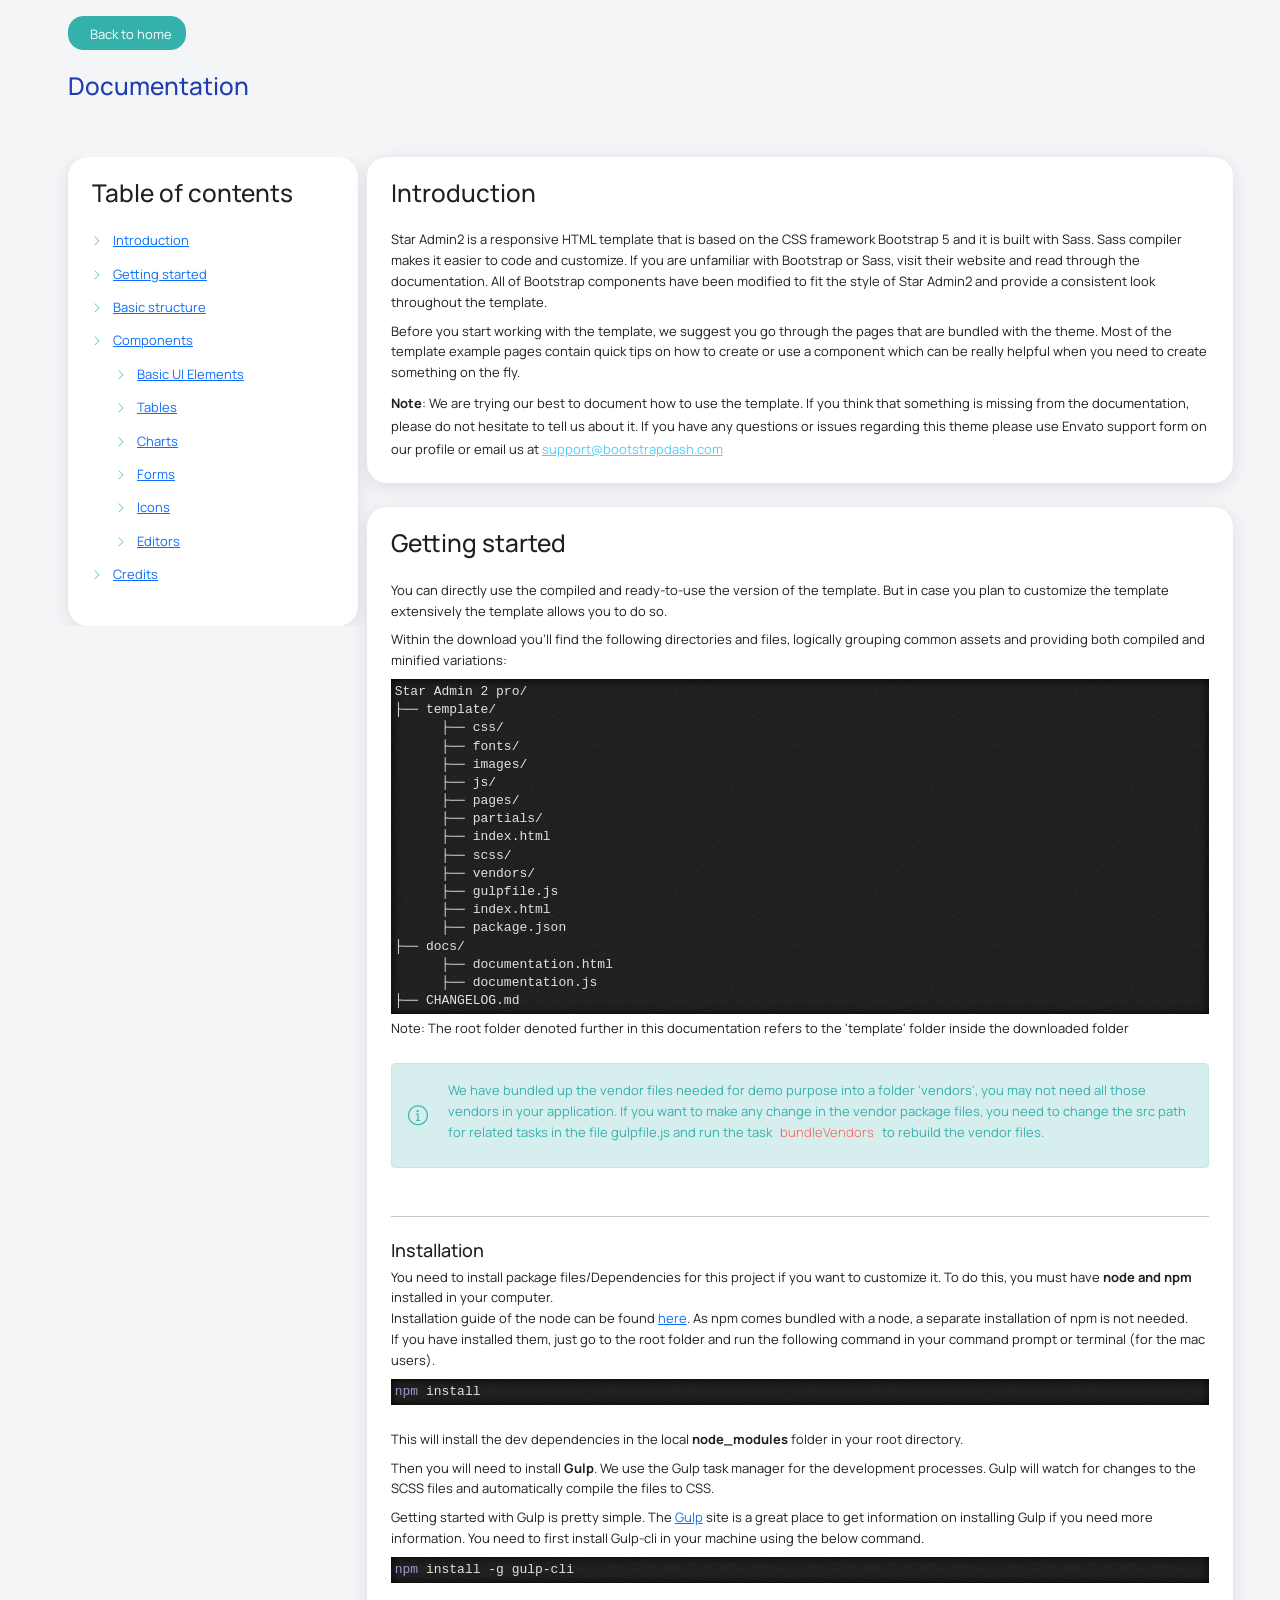
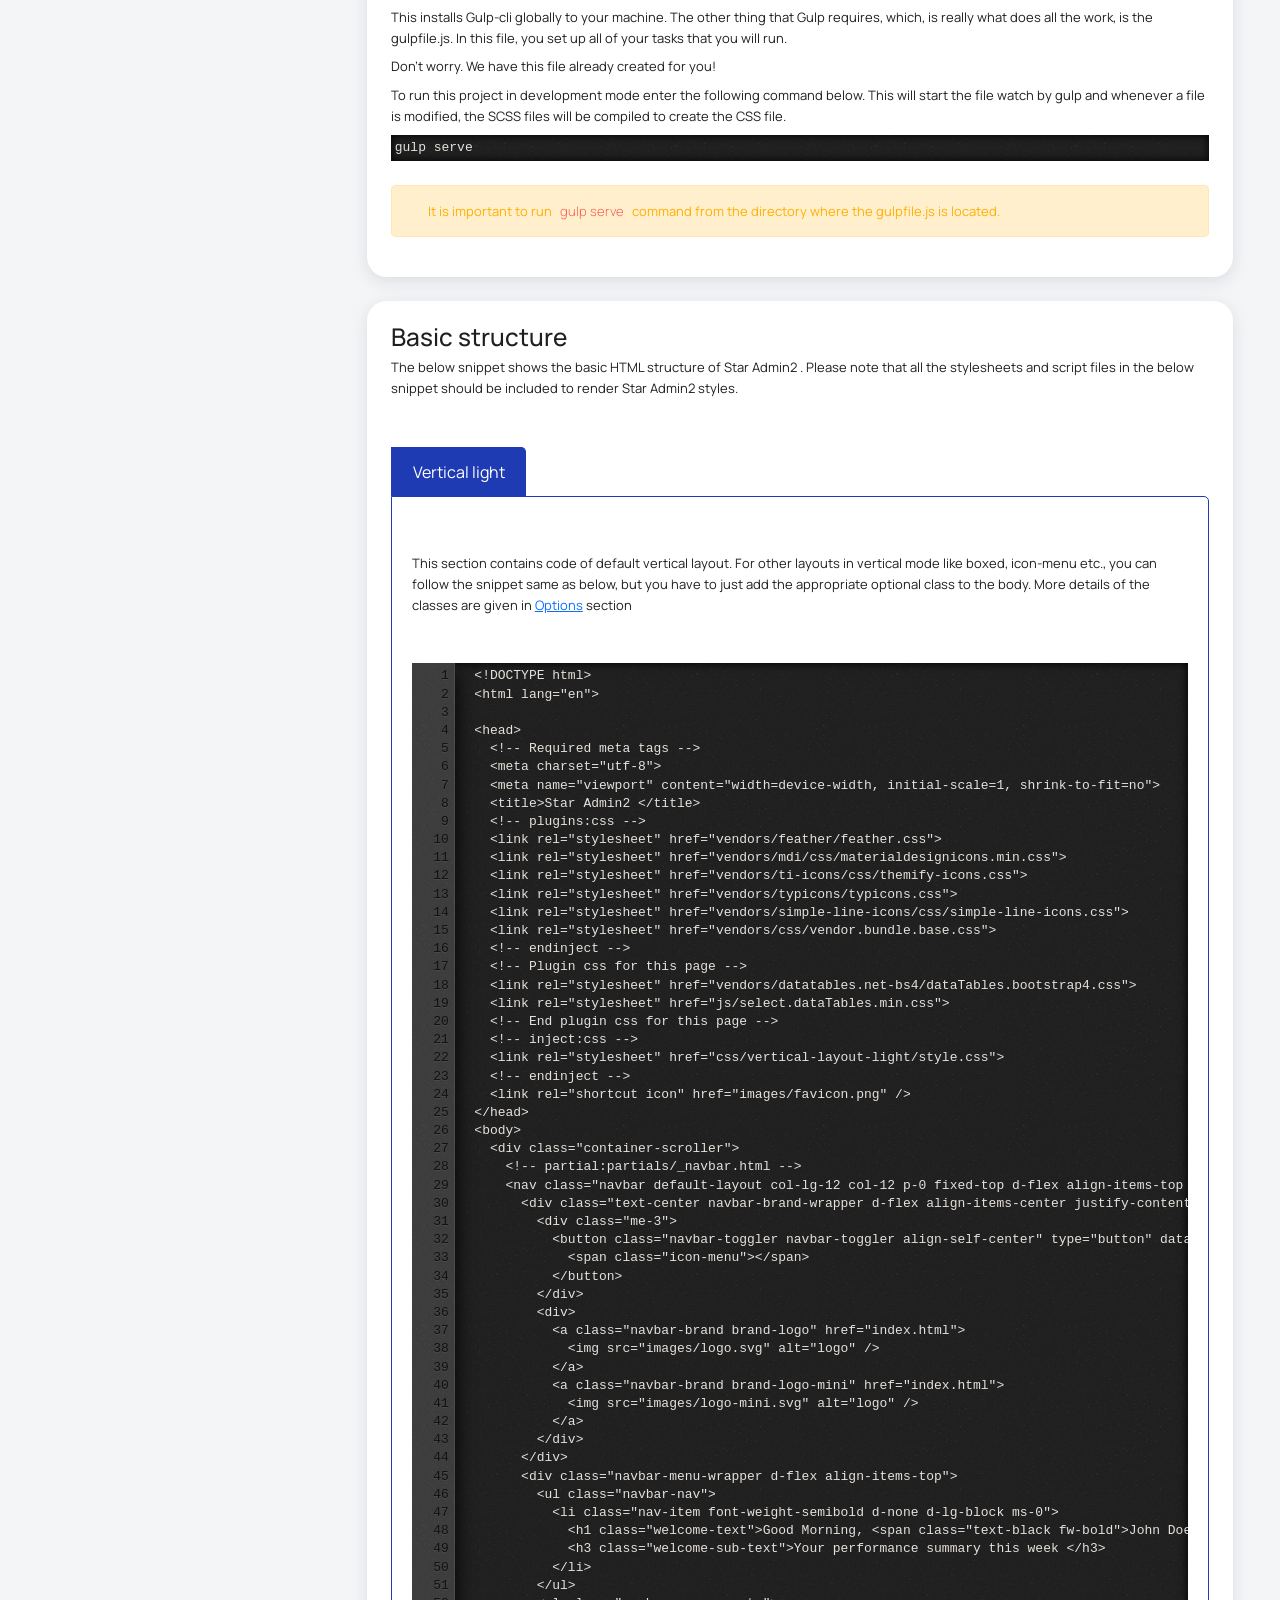
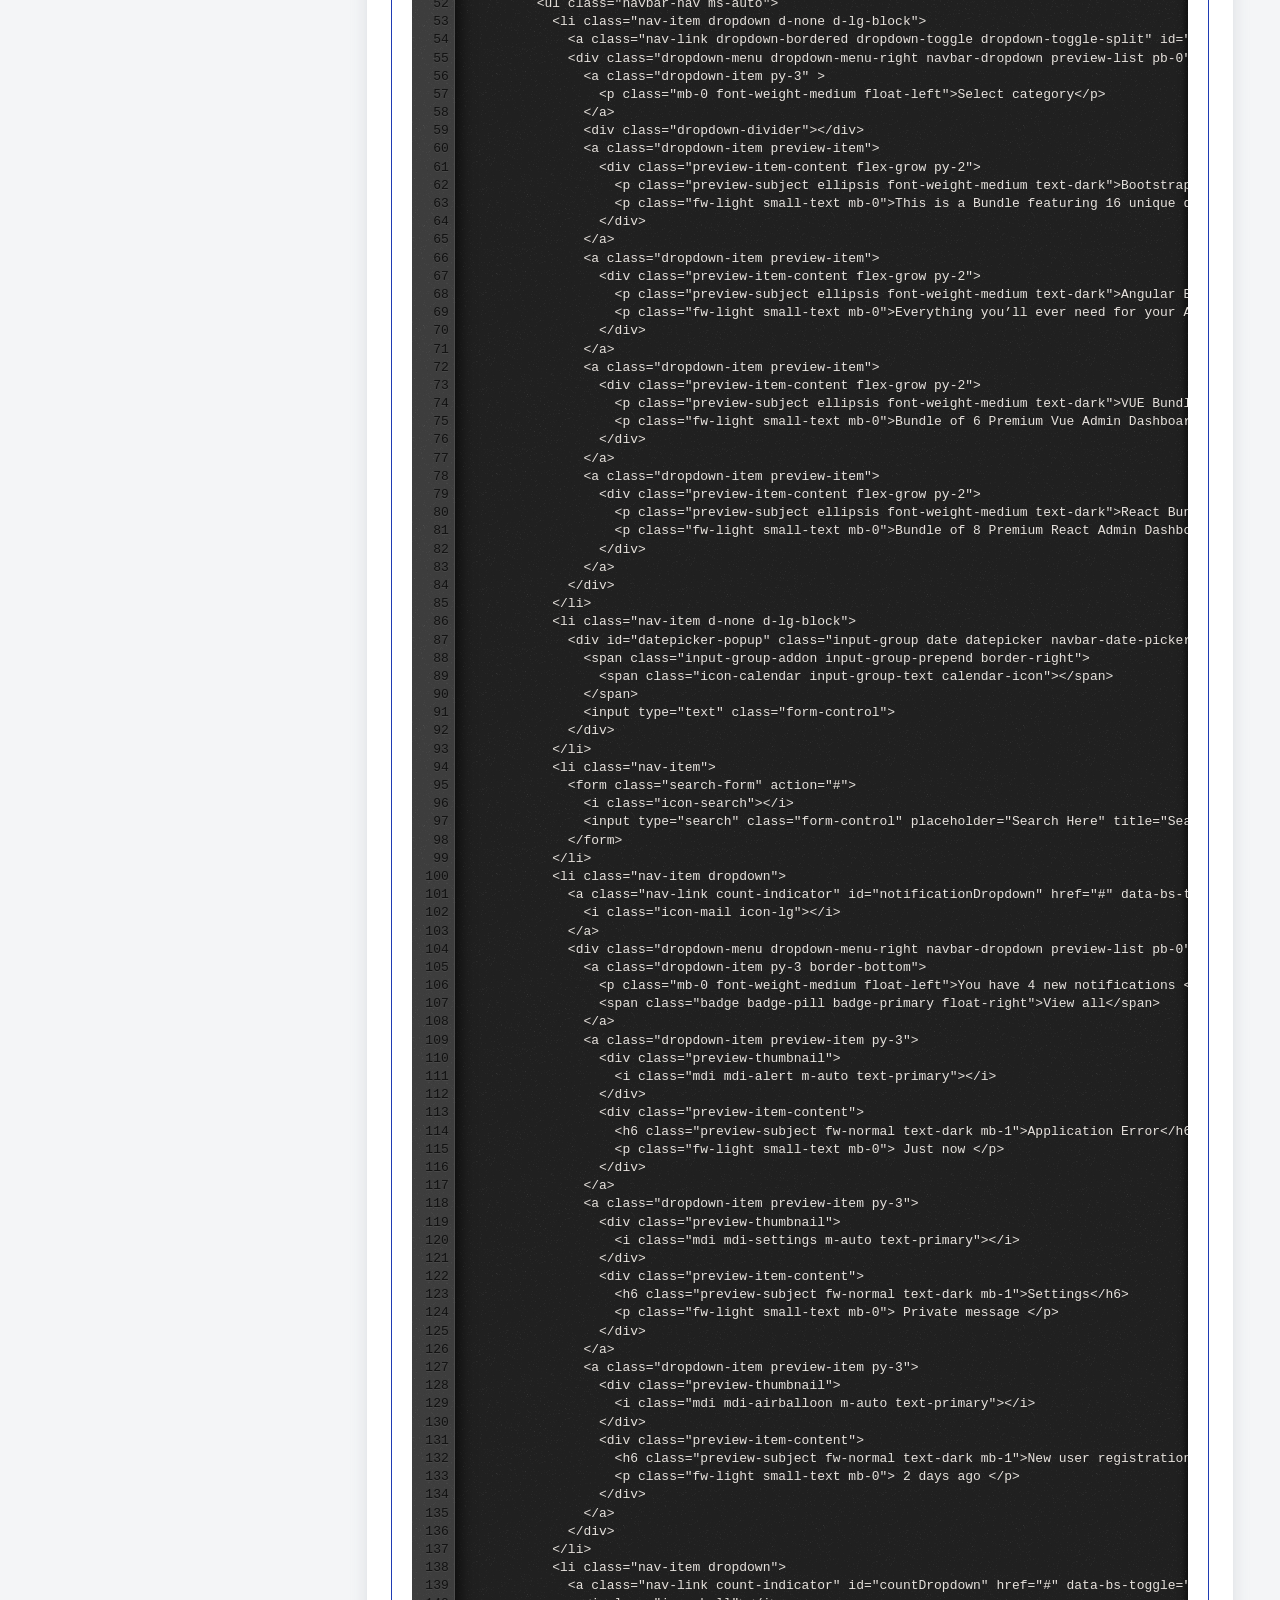
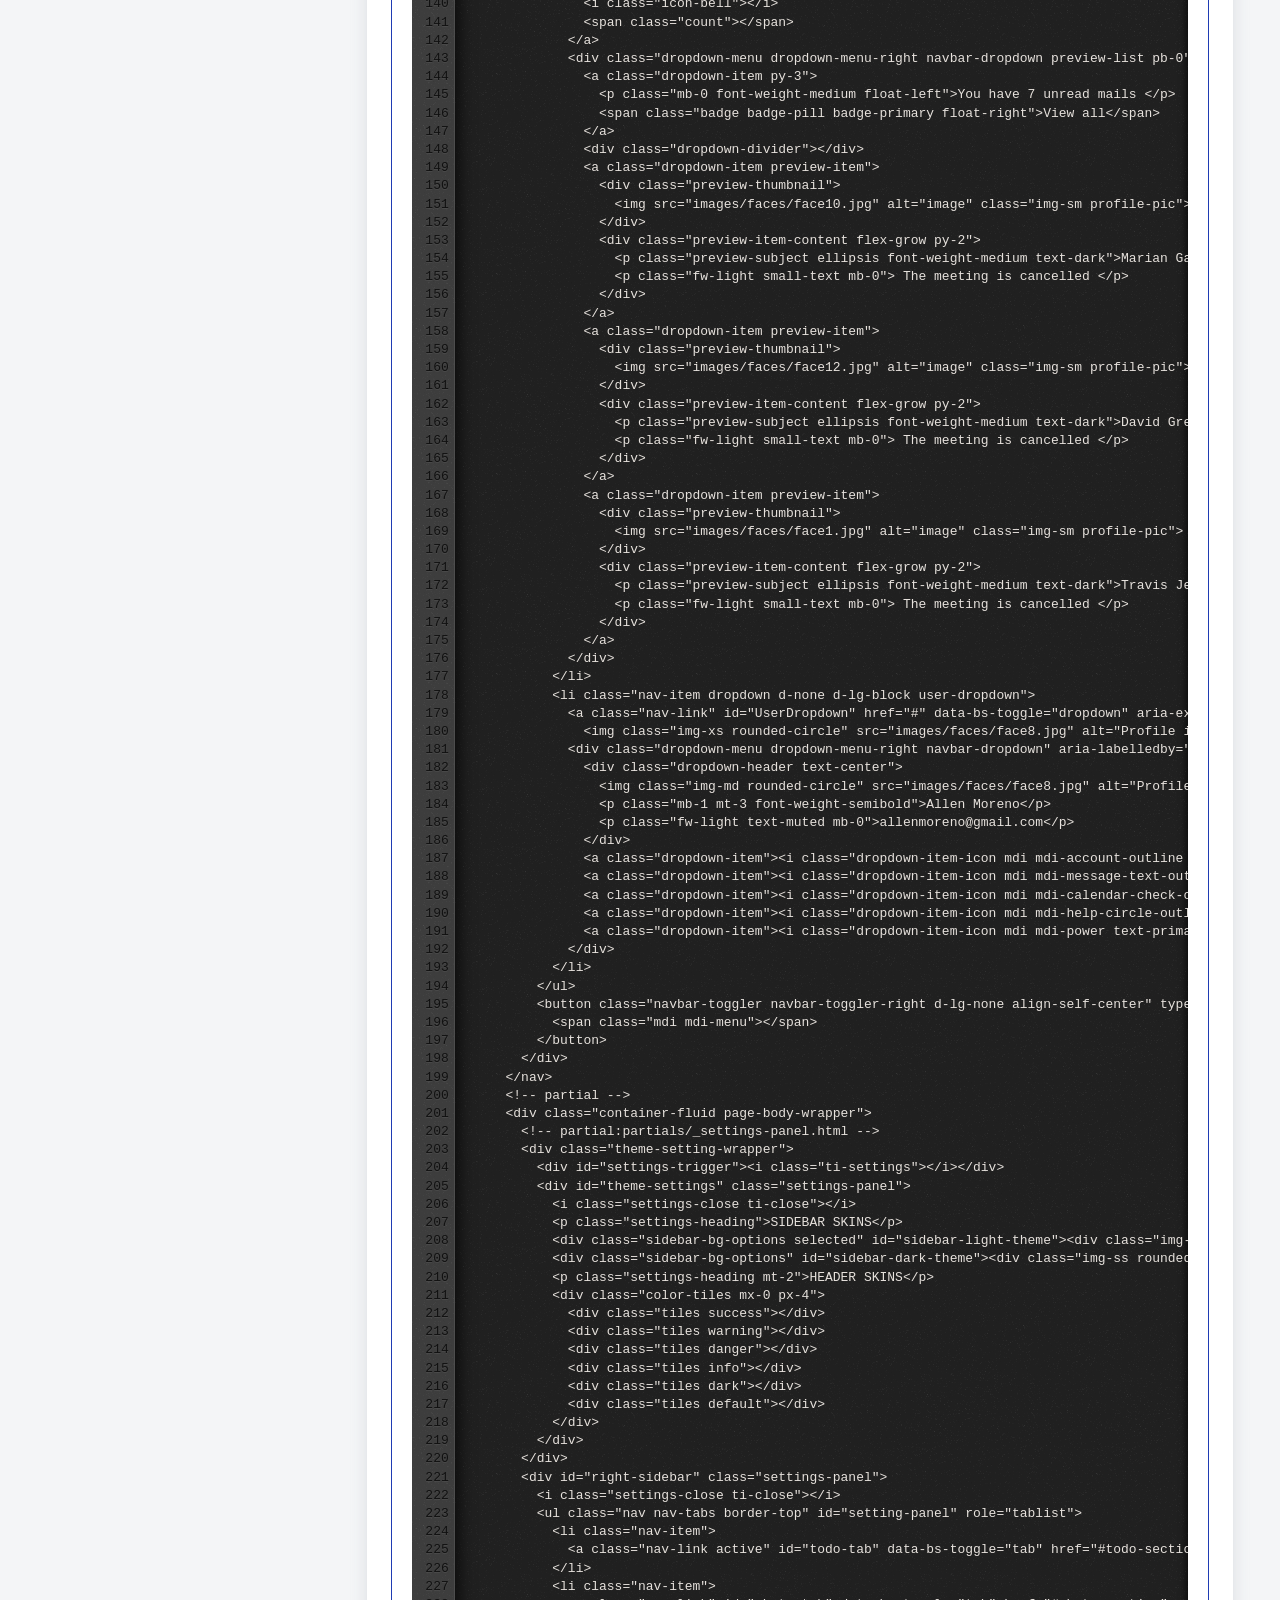
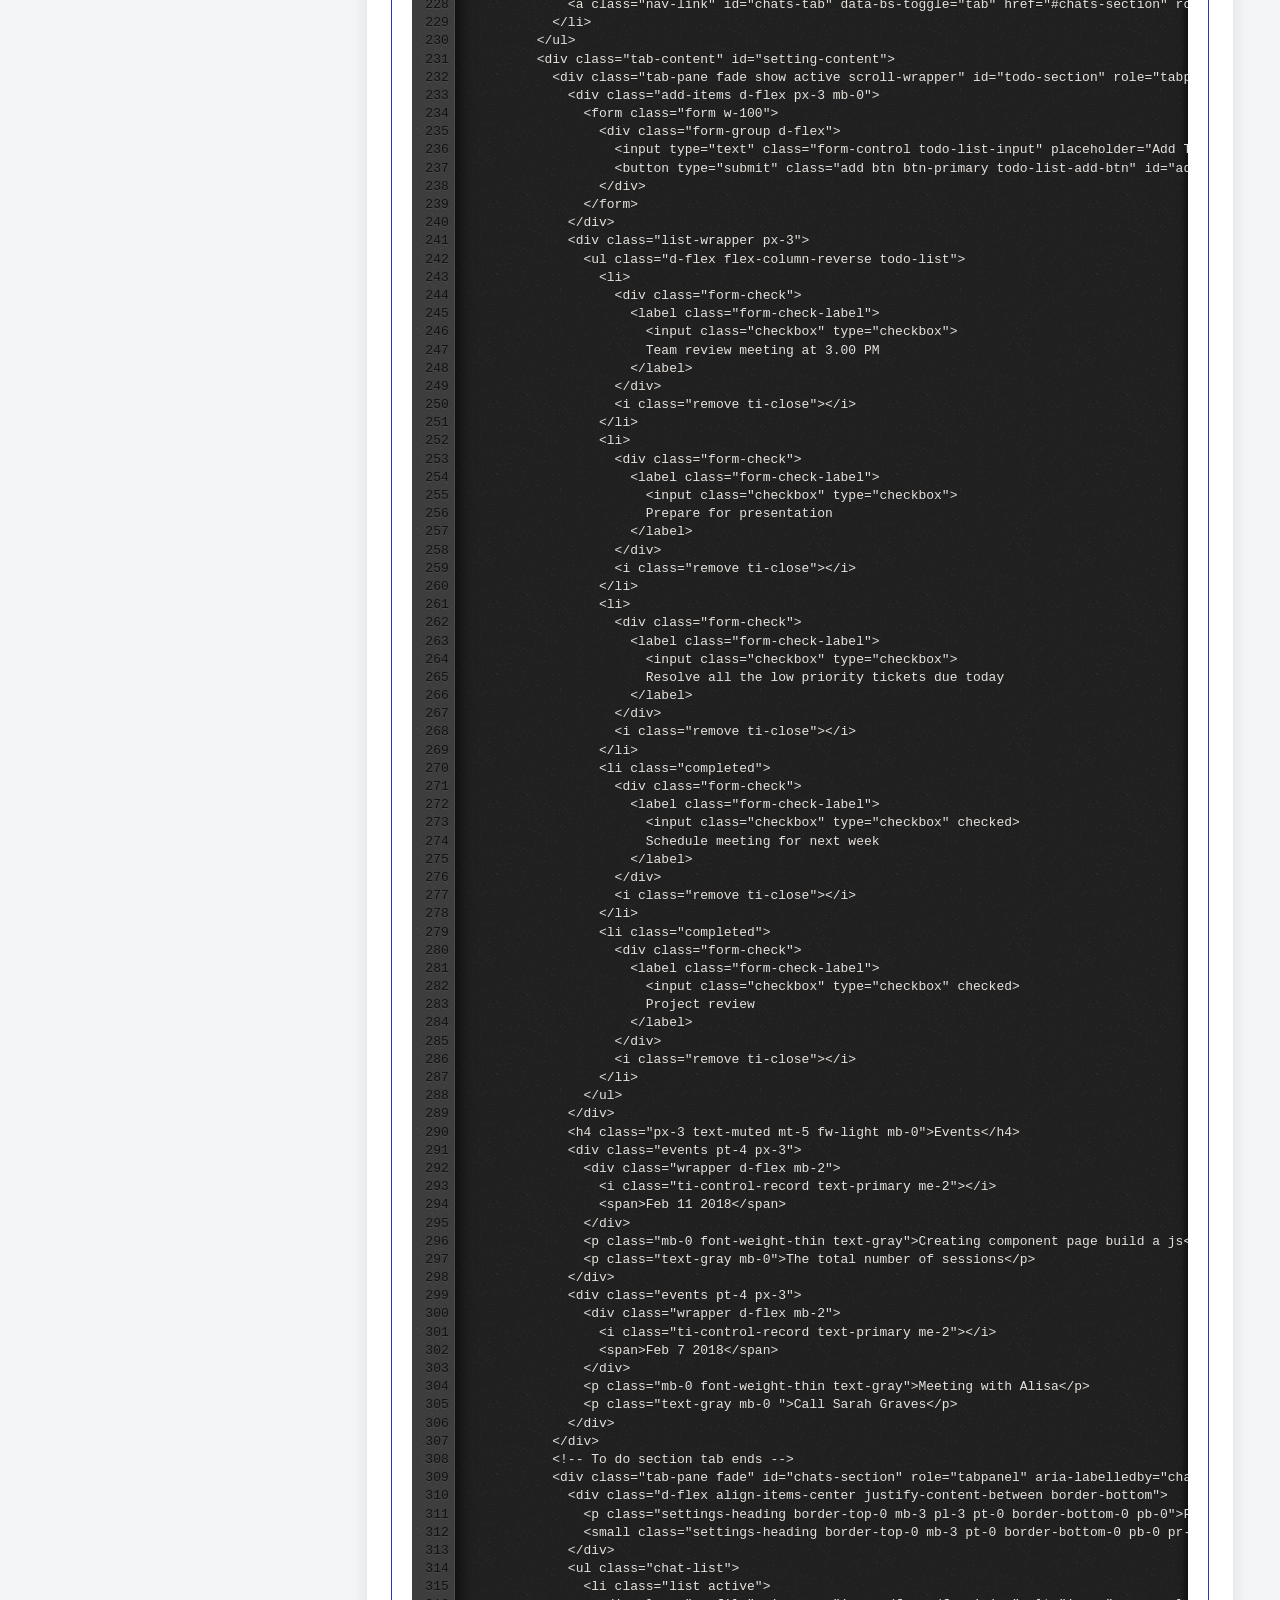
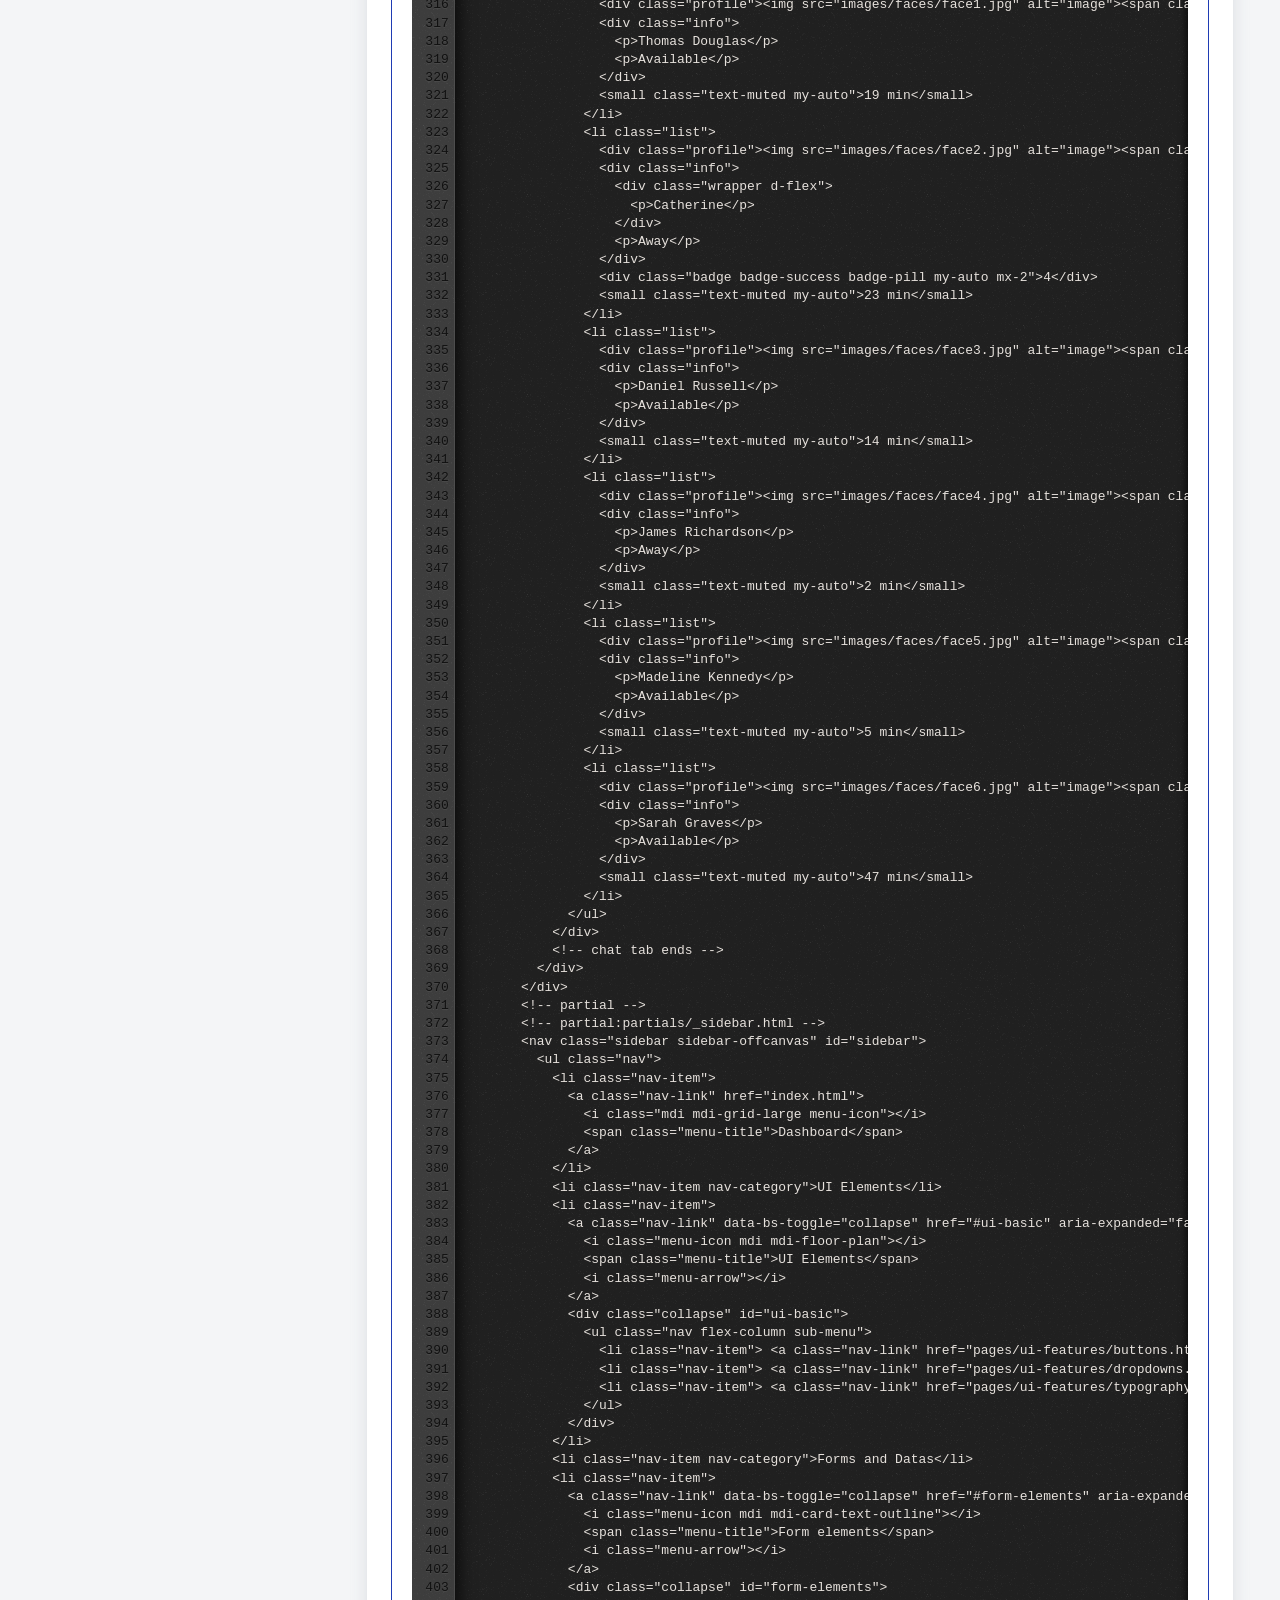
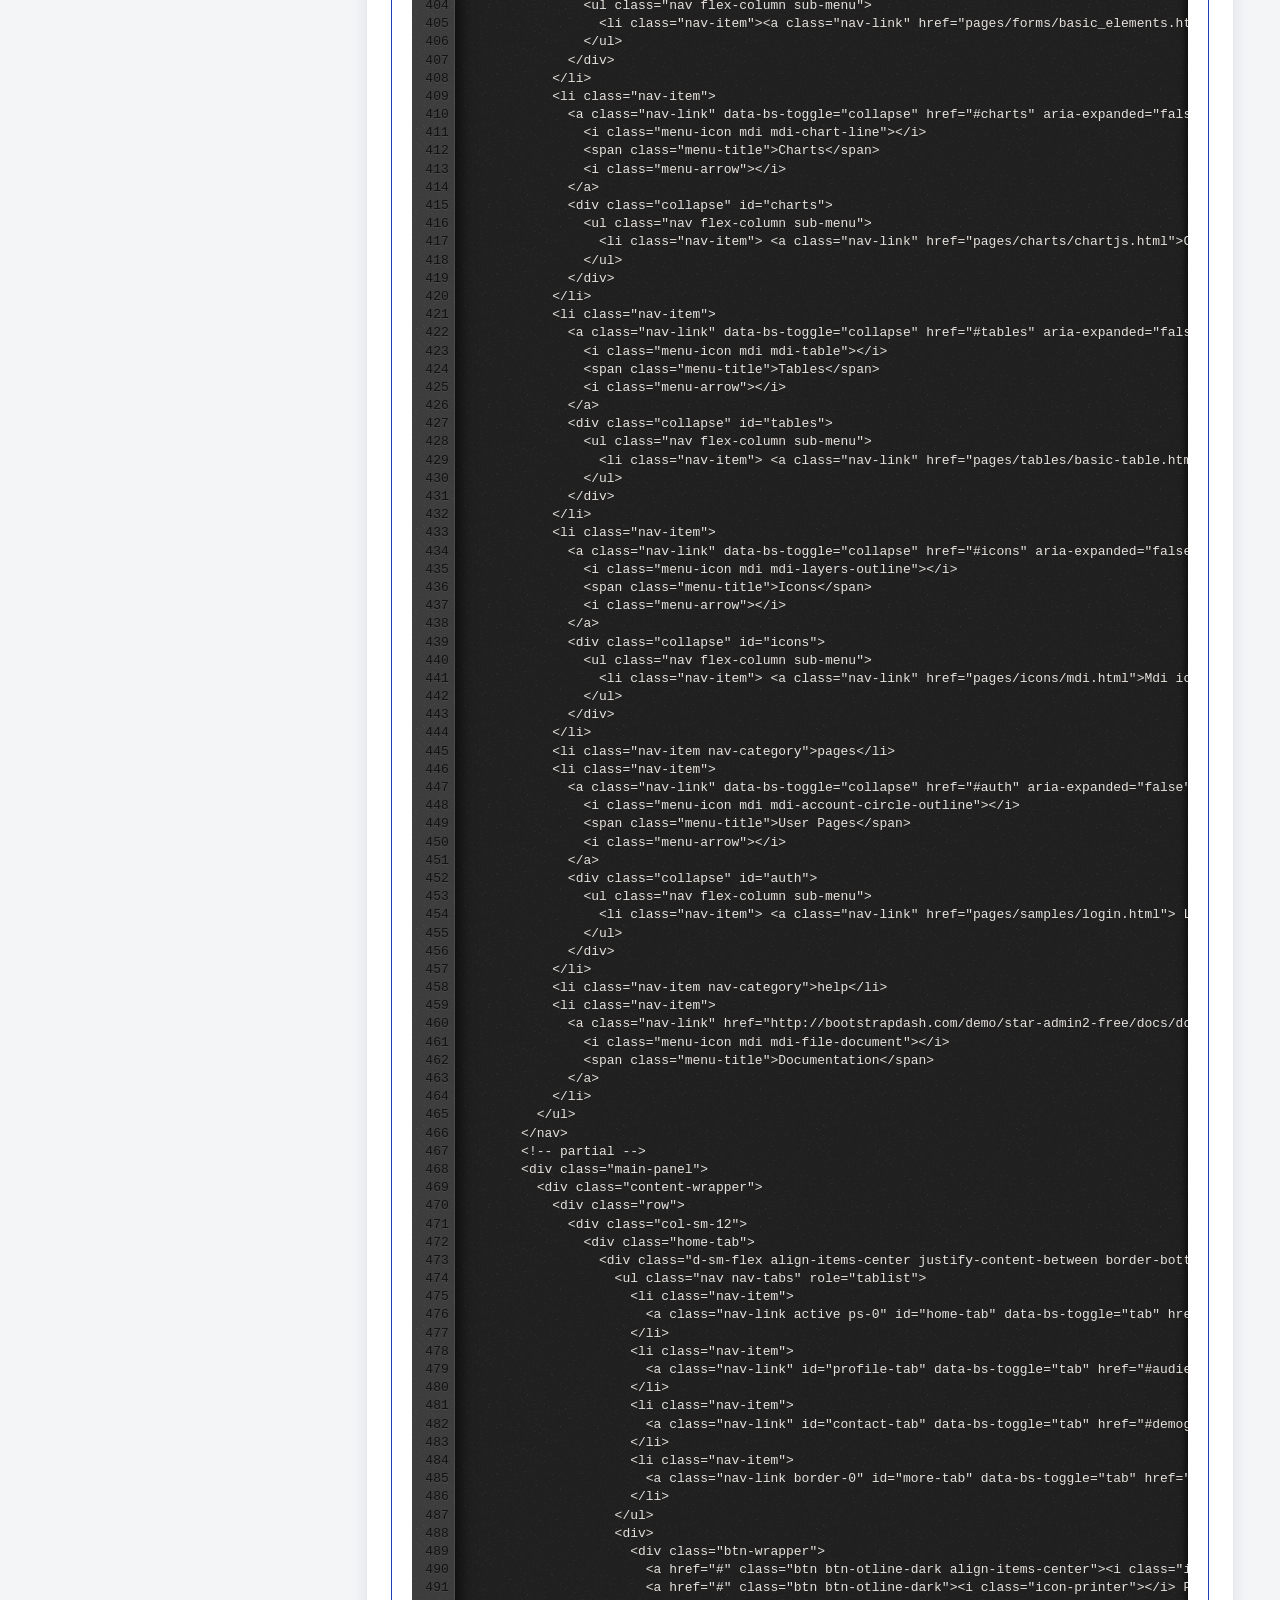
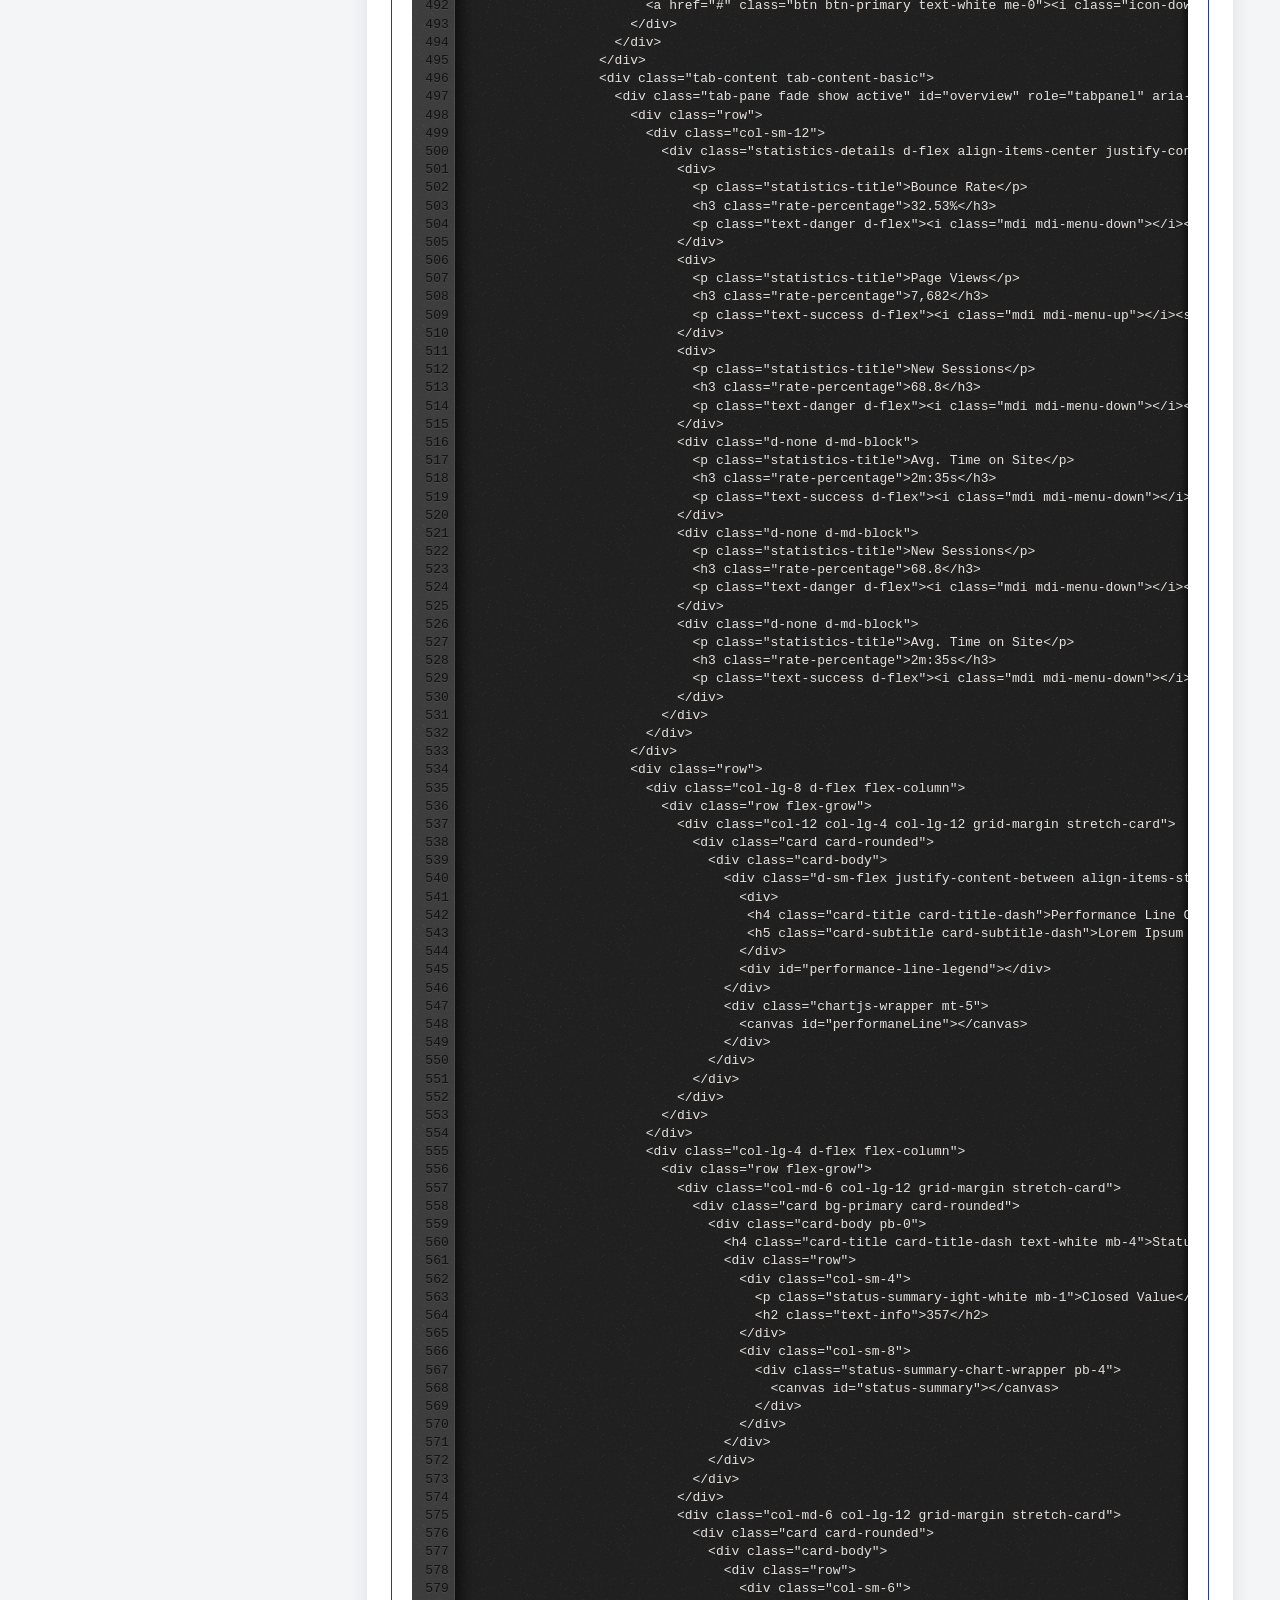
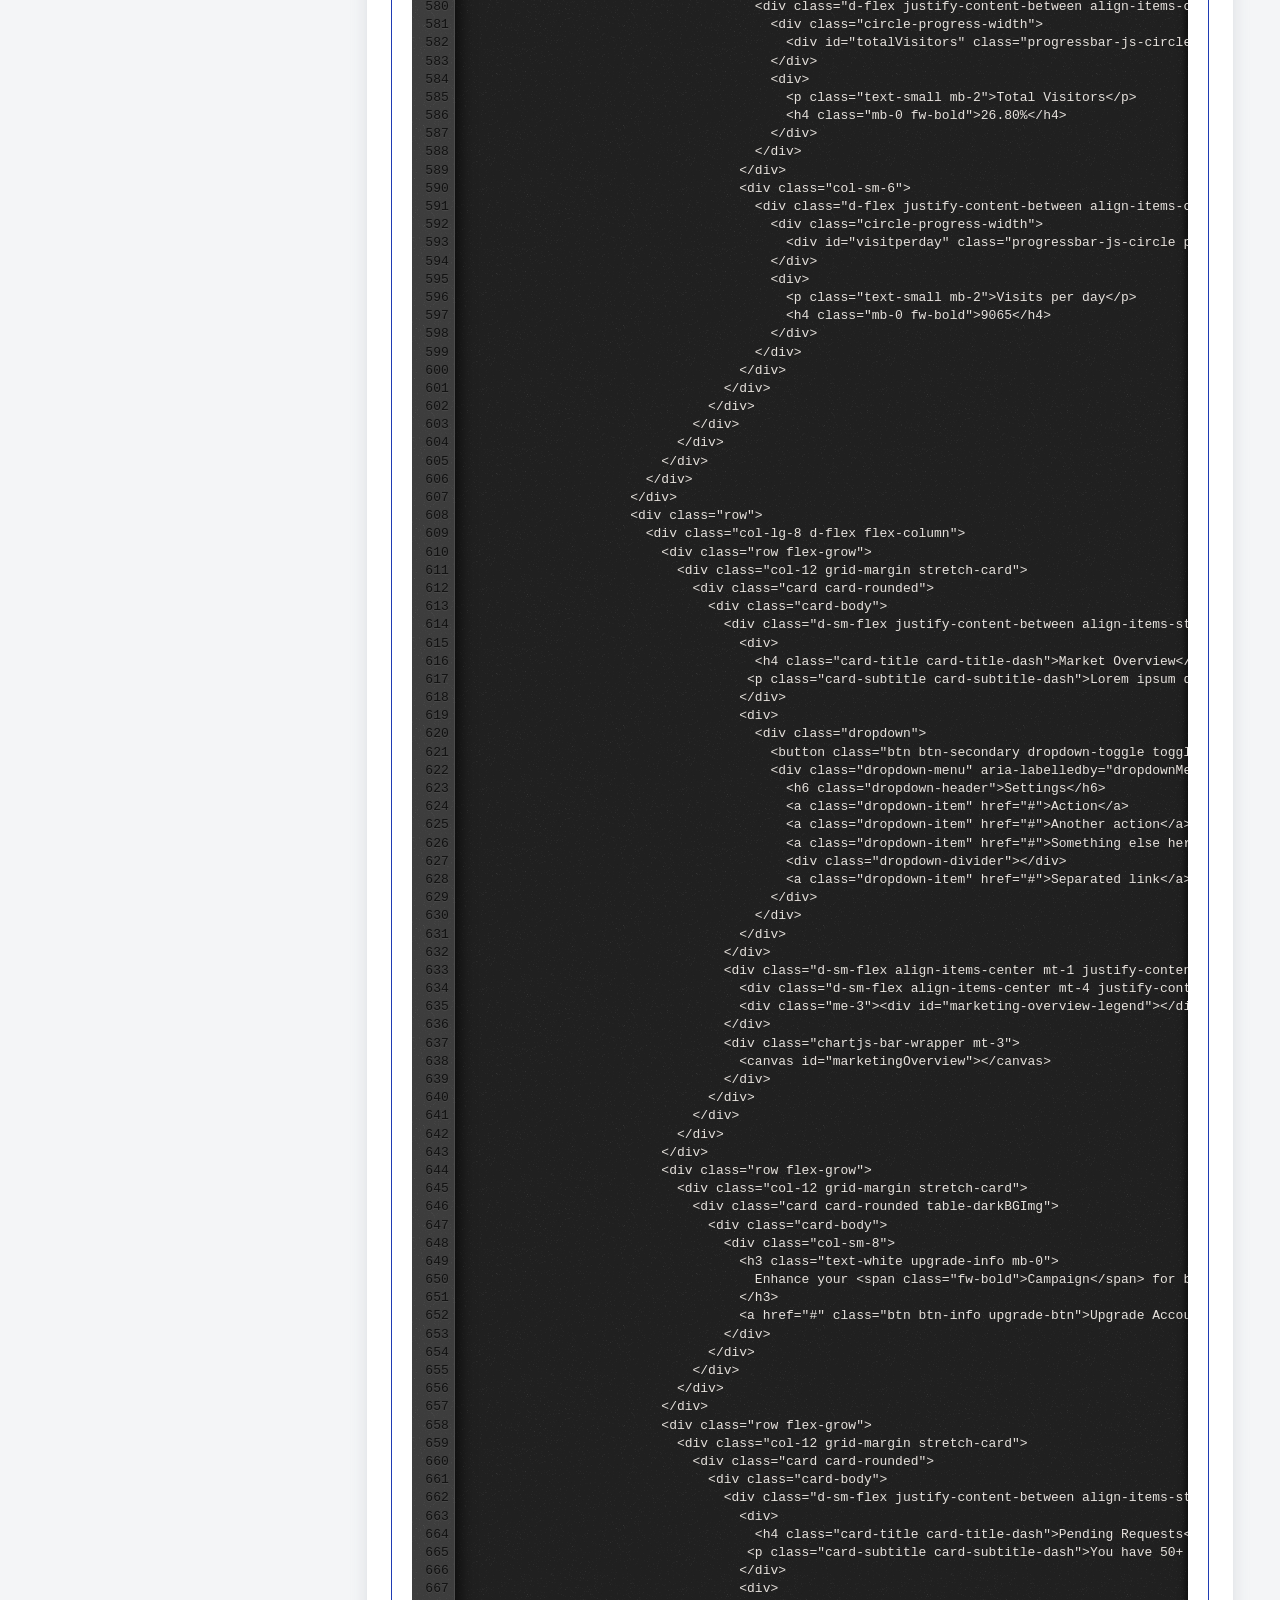
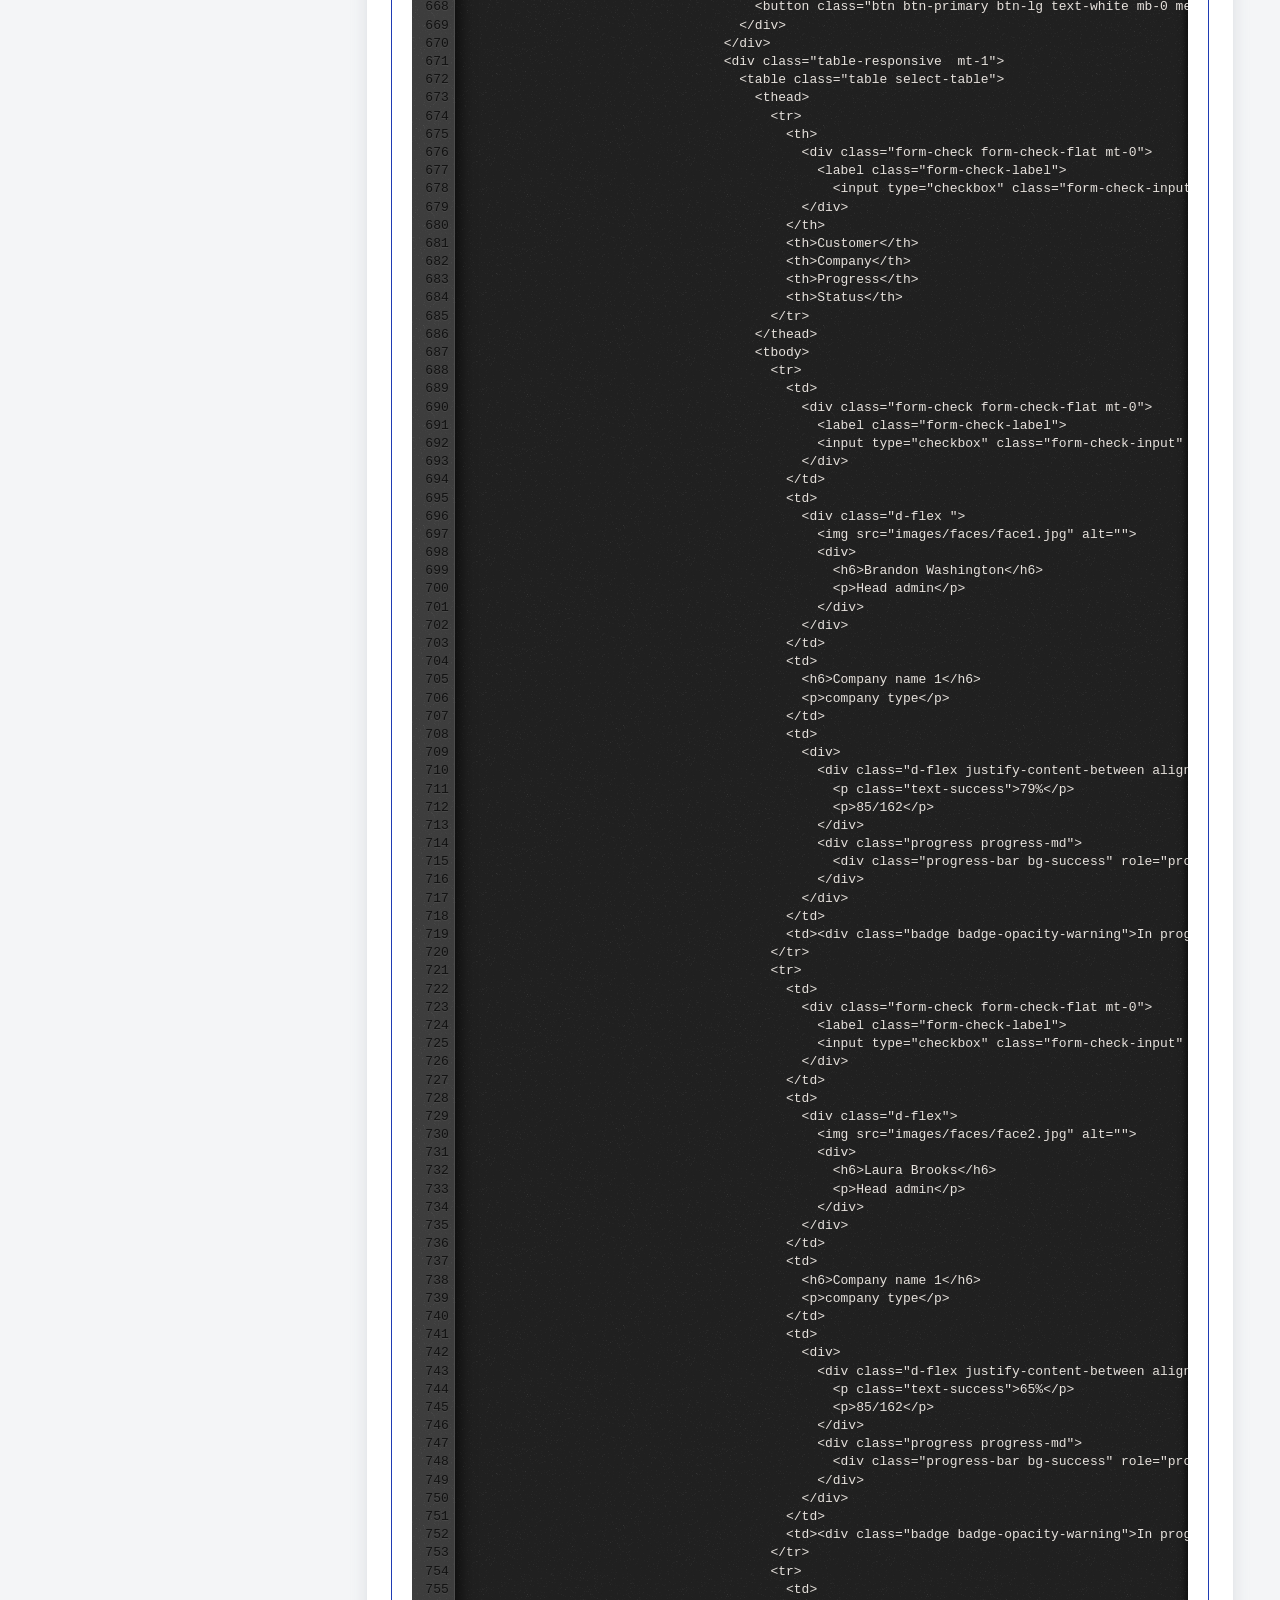
<file: tempend/docs/documentation.html>
<!DOCTYPE html>
<html lang="en">

<head>
  <!-- Required meta tags -->
  <meta charset="utf-8">
  <meta name="viewport" content="width=device-width, initial-scale=1, shrink-to-fit=no">
  <title>Star Admin2  Dashboard</title>
  <!-- plugins:css -->
  <link rel="stylesheet" href="../template/vendors/ti-icons/css/themify-icons.css">
  <link rel="stylesheet" href="../template/vendors/css/vendor.bundle.base.css">
  <!-- endinject -->
  <!-- plugin css for this page -->
  <link rel="stylesheet" href="../template/vendors/codemirror/codemirror.css">
  <link rel="stylesheet" href="../template/vendors/codemirror/ambiance.css">
  <link rel="stylesheet" href="../template/vendors/pwstabs/jquery.pwstabs.min.css">
  <!-- End plugin css for this page -->
  <!-- inject:css -->
  <link rel="stylesheet" href="../template/css/vertical-layout-light/style.css">
  <!-- endinject -->
  <link rel="shortcut icon" href="../template/images/favicon.png" />
</head>

<body>
  <div class="container-scroller">
    <div class="container-fluid page-body-wrapper full-page-wrapper">
      <div class="main-panel w-100  documentation">
        <div class="content-wrapper">
          <div class="container-fluid">
            <div class="row">
              <div class="col-12 doc-header">
                <a class="btn btn-success btn-sm" href="../template/index.html"><i class="mdi mdi-home me-2"></i>Back to home</a>
                <h3 class="text-primary mt-4">Documentation</h3>
              </div>
            </div>
            <div class="row doc-content">
              <div class="col-12 col-md-3 grid-margin doc-table-contents">
                <div class="card">
                  <div class="card-body">
                    <h3 class="mb-4">Table of contents</h3>
                    <ul class="list-arrow">
                      <li>
                        <a href="#doc-intro">Introduction</a>
                      </li>
                      <li>
                        <a href="#doc-started">Getting started</a>
                      </li>
                      <li>
                        <a href="#doc-structure">Basic structure</a>
                      </li>
                      <li>
                        <a href="#doc-components">Components</a>
                        <ul class="list-arrow">
                          <li>
                            <a href="#doc-basic-ui">Basic UI Elements</a>
                          </li>
                          <li>
                            <a href="#doc-tables">Tables</a>
                          </li>
                          <li>
                            <a href="#doc-charts">Charts</a>
                          </li>
                          <li>
                            <a href="#doc-forms">Forms</a>
                          </li>
                          <li>
                            <a href="#doc-icons">Icons</a>
                          </li>
                          <li>
                            <a href="#doc-editors">Editors</a>
                          </li>
                        </ul>
                      </li>
                      <li>
                        <a href="#doc-credits">Credits</a>
                      </li>
                    </ul>
                  </div>
                </div>
              </div>
              <div class="col-12 col-md-9 offset-md-3 grid-margin">
                <div class="col-12 grid-margin" id="doc-intro">
                    <div class="card">
                        <div class="card-body">
                            <h3 class="mb-4">Introduction</h3>
                            <p>Star Admin2  is a responsive HTML template that is based on the CSS framework Bootstrap 5 and it is built with Sass. Sass compiler makes it easier to code and customize. If you are unfamiliar with Bootstrap or Sass, visit their
                                website and read through the documentation. All of Bootstrap components have been modified to fit the style of Star Admin2  and provide a consistent look throughout the template.</p>
                            <p>Before you start working with the template, we suggest you go through the pages that are bundled with the theme. Most of the template example pages contain quick tips on how to create or use a component which can
                                be really helpful when you need to create something on the fly.</p>
                            <p class="d-inline"><strong>Note</strong>: We are trying our best to document how to use the template. If you think that something is missing from the documentation, please do not hesitate to tell us about it. If you have any questions or issues regarding this theme please use Envato support form on our profile or email us at <a class="d-inline text-info" href="mailto:support@bootstrapdash.com">support@bootstrapdash.com</a></p>
                        </div>
                    </div>
                </div>
                <div class="col-12 grid-margin" id="doc-started">
                    <div class="card">
                        <div class="card-body">
                            <h3 class="mb-4">Getting started</h3>
                            <p>You can directly use the compiled and ready-to-use the version of the template. But in case you plan to customize the template extensively the template allows you to do so.</p>
                            <p>Within the download you'll find the following directories and files, logically grouping common assets and providing both compiled and minified variations:</p>
                            <textarea class="shell-mode">
Star Admin 2 pro/
├── template/
      ├── css/
      ├── fonts/
      ├── images/
      ├── js/
      ├── pages/
      ├── partials/
      ├── index.html  
      ├── scss/
      ├── vendors/
      ├── gulpfile.js
      ├── index.html
      ├── package.json                           
├── docs/
      ├── documentation.html
      ├── documentation.js
├── CHANGELOG.md</textarea>
                            <p class="mt-1">Note: The root folder denoted further in this documentation refers to the 'template' folder inside the downloaded folder</p>
                            <div class="alert alert-success mt-4 d-flex align-items-center" role="alert">
                              <i class="ti-info-alt"></i>
                              <p>We have bundled up the vendor files needed for demo purpose into a folder 'vendors', you may not need all those vendors in your application.  If you want to make any change in the vendor package files, you need to change the src path for related tasks in the file gulpfile.js and run the task <code>bundleVendors</code> to rebuild the vendor files.</p>
                            </div>
                            <hr class="mt-5">
                            <h4 class="mt-4">Installation</h4>
                            <p class="mb-0">
                              You need to install package files/Dependencies for this project if you want to customize it. To do this, you must have <span class="fw-bold">node and npm</span> installed in your computer.
                            </p>
                            <p class="mb-0">Installation guide of the node can be found <a href="https://nodejs.org/en/">here</a>. As npm comes bundled with a node, a separate installation of npm is not needed.</p>
                            <p>
                                If you have installed them, just go to the root folder and run the following command in your command prompt or terminal (for the mac users).
                            </p>
                            <textarea class="shell-mode">
npm install</textarea>
                            <p class="mt-4">
                              This will install the dev dependencies in the local <span class="fw-bold">node_modules</span> folder in your root directory.
                            </p>
                            <p class="mt-2">
                              Then you will need to install <span class="fw-bold">Gulp</span>. We use the Gulp task manager for the development processes. Gulp will watch for changes to the SCSS files and automatically compile the files to CSS.
                            </p>
                            <p>Getting started with Gulp is pretty simple. The <a href="https://gulpjs.com/" target="_blank">Gulp</a> site is a great place to get information on installing Gulp if you need more information. You need to first install Gulp-cli in your machine using the below command.</p>
                            <textarea class="shell-mode">
npm install -g gulp-cli</textarea>
                            <p class="mt-4">This installs Gulp-cli globally to your machine. The other thing that Gulp requires, which, is really what does all the work, is the gulpfile.js. In this file, you set up all of your tasks that you will run.</p>
                            <p>Don't worry. We have this file already created for you!</p>
                            <p>To run this project in development mode enter the following command below. This will start the file watch by gulp and whenever a file is modified, the SCSS files will be compiled to create the CSS file.</p>
<textarea class="shell-mode">
gulp serve</textarea>           
                            <div class="alert alert-warning mt-4" role="alert">
                              <i class="ti-info-alt-outline"></i>It is important to run <code>gulp serve</code> command from the directory where the gulpfile.js is located.
                            </div>
                        </div>
                    </div>
                </div>
                <div class="col-12 grid-margin" id="doc-structure">
                  <div class="card"> 
                      <div class="card-body">
                            <h3>Basic structure</h3> 
                            <p class="mb-5">
                              The below snippet shows the basic HTML structure of Star Admin2 .
                              Please note that all the stylesheets and script files in the below snippet should be included to render Star Admin2  styles.
                            </p>
                            <div class="demo-tabs">
                                <div data-pws-tab="vertical light" data-pws-tab-name="Vertical light">
                                  <p class="mb-5">This section contains code of default vertical layout. For other layouts in vertical mode like boxed, icon-menu etc., you can follow the snippet same as below, but you have to just add the appropriate optional class to the body. More details of the classes are given in <a href="#doc-options">Options</a> section</p>
<textarea class="multiple-codes mt-5">
  <!DOCTYPE html>
  <html lang="en">
  
  <head>
    <!-- Required meta tags -->
    <meta charset="utf-8">
    <meta name="viewport" content="width=device-width, initial-scale=1, shrink-to-fit=no">
    <title>Star Admin2 </title>
    <!-- plugins:css -->
    <link rel="stylesheet" href="vendors/feather/feather.css">
    <link rel="stylesheet" href="vendors/mdi/css/materialdesignicons.min.css">
    <link rel="stylesheet" href="vendors/ti-icons/css/themify-icons.css">
    <link rel="stylesheet" href="vendors/typicons/typicons.css">
    <link rel="stylesheet" href="vendors/simple-line-icons/css/simple-line-icons.css">
    <link rel="stylesheet" href="vendors/css/vendor.bundle.base.css">
    <!-- endinject -->
    <!-- Plugin css for this page -->
    <link rel="stylesheet" href="vendors/datatables.net-bs4/dataTables.bootstrap4.css">
    <link rel="stylesheet" href="js/select.dataTables.min.css">
    <!-- End plugin css for this page -->
    <!-- inject:css -->
    <link rel="stylesheet" href="css/vertical-layout-light/style.css">
    <!-- endinject -->
    <link rel="shortcut icon" href="images/favicon.png" />
  </head>
  <body>
    <div class="container-scroller"> 
      <!-- partial:partials/_navbar.html -->
      <nav class="navbar default-layout col-lg-12 col-12 p-0 fixed-top d-flex align-items-top flex-row">
        <div class="text-center navbar-brand-wrapper d-flex align-items-center justify-content-start">
          <div class="me-3">
            <button class="navbar-toggler navbar-toggler align-self-center" type="button" data-bs-toggle="minimize">
              <span class="icon-menu"></span>
            </button>
          </div>
          <div>
            <a class="navbar-brand brand-logo" href="index.html">
              <img src="images/logo.svg" alt="logo" />
            </a>
            <a class="navbar-brand brand-logo-mini" href="index.html">
              <img src="images/logo-mini.svg" alt="logo" />
            </a>
          </div>
        </div>
        <div class="navbar-menu-wrapper d-flex align-items-top"> 
          <ul class="navbar-nav">
            <li class="nav-item font-weight-semibold d-none d-lg-block ms-0">
              <h1 class="welcome-text">Good Morning, <span class="text-black fw-bold">John Doe</span></h1>
              <h3 class="welcome-sub-text">Your performance summary this week </h3>
            </li>
          </ul>
          <ul class="navbar-nav ms-auto">
            <li class="nav-item dropdown d-none d-lg-block">
              <a class="nav-link dropdown-bordered dropdown-toggle dropdown-toggle-split" id="messageDropdown" href="#" data-bs-toggle="dropdown" aria-expanded="false"> Select Category </a>
              <div class="dropdown-menu dropdown-menu-right navbar-dropdown preview-list pb-0" aria-labelledby="messageDropdown">
                <a class="dropdown-item py-3" >
                  <p class="mb-0 font-weight-medium float-left">Select category</p>
                </a>
                <div class="dropdown-divider"></div>
                <a class="dropdown-item preview-item">
                  <div class="preview-item-content flex-grow py-2">
                    <p class="preview-subject ellipsis font-weight-medium text-dark">Bootstrap Bundle </p>
                    <p class="fw-light small-text mb-0">This is a Bundle featuring 16 unique dashboards</p>
                  </div>
                </a>
                <a class="dropdown-item preview-item">
                  <div class="preview-item-content flex-grow py-2">
                    <p class="preview-subject ellipsis font-weight-medium text-dark">Angular Bundle</p>
                    <p class="fw-light small-text mb-0">Everything you’ll ever need for your Angular projects</p>
                  </div>
                </a>
                <a class="dropdown-item preview-item">
                  <div class="preview-item-content flex-grow py-2">
                    <p class="preview-subject ellipsis font-weight-medium text-dark">VUE Bundle</p>
                    <p class="fw-light small-text mb-0">Bundle of 6 Premium Vue Admin Dashboard</p>
                  </div>
                </a>
                <a class="dropdown-item preview-item">
                  <div class="preview-item-content flex-grow py-2">
                    <p class="preview-subject ellipsis font-weight-medium text-dark">React Bundle</p>
                    <p class="fw-light small-text mb-0">Bundle of 8 Premium React Admin Dashboard</p>
                  </div>
                </a>
              </div>
            </li>
            <li class="nav-item d-none d-lg-block">
              <div id="datepicker-popup" class="input-group date datepicker navbar-date-picker">
                <span class="input-group-addon input-group-prepend border-right">
                  <span class="icon-calendar input-group-text calendar-icon"></span>
                </span>
                <input type="text" class="form-control">
              </div>
            </li>
            <li class="nav-item">
              <form class="search-form" action="#">
                <i class="icon-search"></i>
                <input type="search" class="form-control" placeholder="Search Here" title="Search here">
              </form>
            </li>
            <li class="nav-item dropdown">
              <a class="nav-link count-indicator" id="notificationDropdown" href="#" data-bs-toggle="dropdown">
                <i class="icon-mail icon-lg"></i>
              </a>
              <div class="dropdown-menu dropdown-menu-right navbar-dropdown preview-list pb-0" aria-labelledby="notificationDropdown">
                <a class="dropdown-item py-3 border-bottom">
                  <p class="mb-0 font-weight-medium float-left">You have 4 new notifications </p>
                  <span class="badge badge-pill badge-primary float-right">View all</span>
                </a>
                <a class="dropdown-item preview-item py-3">
                  <div class="preview-thumbnail">
                    <i class="mdi mdi-alert m-auto text-primary"></i>
                  </div>
                  <div class="preview-item-content">
                    <h6 class="preview-subject fw-normal text-dark mb-1">Application Error</h6>
                    <p class="fw-light small-text mb-0"> Just now </p>
                  </div>
                </a>
                <a class="dropdown-item preview-item py-3">
                  <div class="preview-thumbnail">
                    <i class="mdi mdi-settings m-auto text-primary"></i>
                  </div>
                  <div class="preview-item-content">
                    <h6 class="preview-subject fw-normal text-dark mb-1">Settings</h6>
                    <p class="fw-light small-text mb-0"> Private message </p>
                  </div>
                </a>
                <a class="dropdown-item preview-item py-3">
                  <div class="preview-thumbnail">
                    <i class="mdi mdi-airballoon m-auto text-primary"></i>
                  </div>
                  <div class="preview-item-content">
                    <h6 class="preview-subject fw-normal text-dark mb-1">New user registration</h6>
                    <p class="fw-light small-text mb-0"> 2 days ago </p>
                  </div>
                </a>
              </div>
            </li>
            <li class="nav-item dropdown"> 
              <a class="nav-link count-indicator" id="countDropdown" href="#" data-bs-toggle="dropdown" aria-expanded="false">
                <i class="icon-bell"></i>
                <span class="count"></span>
              </a>
              <div class="dropdown-menu dropdown-menu-right navbar-dropdown preview-list pb-0" aria-labelledby="countDropdown">
                <a class="dropdown-item py-3">
                  <p class="mb-0 font-weight-medium float-left">You have 7 unread mails </p>
                  <span class="badge badge-pill badge-primary float-right">View all</span>
                </a>
                <div class="dropdown-divider"></div>
                <a class="dropdown-item preview-item">
                  <div class="preview-thumbnail">
                    <img src="images/faces/face10.jpg" alt="image" class="img-sm profile-pic">
                  </div>
                  <div class="preview-item-content flex-grow py-2">
                    <p class="preview-subject ellipsis font-weight-medium text-dark">Marian Garner </p>
                    <p class="fw-light small-text mb-0"> The meeting is cancelled </p>
                  </div>
                </a>
                <a class="dropdown-item preview-item">
                  <div class="preview-thumbnail">
                    <img src="images/faces/face12.jpg" alt="image" class="img-sm profile-pic">
                  </div>
                  <div class="preview-item-content flex-grow py-2">
                    <p class="preview-subject ellipsis font-weight-medium text-dark">David Grey </p>
                    <p class="fw-light small-text mb-0"> The meeting is cancelled </p>
                  </div>
                </a>
                <a class="dropdown-item preview-item">
                  <div class="preview-thumbnail">
                    <img src="images/faces/face1.jpg" alt="image" class="img-sm profile-pic">
                  </div>
                  <div class="preview-item-content flex-grow py-2">
                    <p class="preview-subject ellipsis font-weight-medium text-dark">Travis Jenkins </p>
                    <p class="fw-light small-text mb-0"> The meeting is cancelled </p>
                  </div>
                </a>
              </div>
            </li>
            <li class="nav-item dropdown d-none d-lg-block user-dropdown">
              <a class="nav-link" id="UserDropdown" href="#" data-bs-toggle="dropdown" aria-expanded="false">
                <img class="img-xs rounded-circle" src="images/faces/face8.jpg" alt="Profile image"> </a>
              <div class="dropdown-menu dropdown-menu-right navbar-dropdown" aria-labelledby="UserDropdown">
                <div class="dropdown-header text-center">
                  <img class="img-md rounded-circle" src="images/faces/face8.jpg" alt="Profile image">
                  <p class="mb-1 mt-3 font-weight-semibold">Allen Moreno</p>
                  <p class="fw-light text-muted mb-0">allenmoreno@gmail.com</p>
                </div>
                <a class="dropdown-item"><i class="dropdown-item-icon mdi mdi-account-outline text-primary me-2"></i> My Profile <span class="badge badge-pill badge-danger">1</span></a>
                <a class="dropdown-item"><i class="dropdown-item-icon mdi mdi-message-text-outline text-primary me-2"></i> Messages</a>
                <a class="dropdown-item"><i class="dropdown-item-icon mdi mdi-calendar-check-outline text-primary me-2"></i> Activity</a>
                <a class="dropdown-item"><i class="dropdown-item-icon mdi mdi-help-circle-outline text-primary me-2"></i> FAQ</a>
                <a class="dropdown-item"><i class="dropdown-item-icon mdi mdi-power text-primary me-2"></i>Sign Out</a>
              </div>
            </li>
          </ul>
          <button class="navbar-toggler navbar-toggler-right d-lg-none align-self-center" type="button" data-bs-toggle="offcanvas">
            <span class="mdi mdi-menu"></span>
          </button>
        </div>
      </nav>
      <!-- partial -->
      <div class="container-fluid page-body-wrapper">
        <!-- partial:partials/_settings-panel.html -->
        <div class="theme-setting-wrapper">
          <div id="settings-trigger"><i class="ti-settings"></i></div>
          <div id="theme-settings" class="settings-panel">
            <i class="settings-close ti-close"></i>
            <p class="settings-heading">SIDEBAR SKINS</p>
            <div class="sidebar-bg-options selected" id="sidebar-light-theme"><div class="img-ss rounded-circle bg-light border me-3"></div>Light</div>
            <div class="sidebar-bg-options" id="sidebar-dark-theme"><div class="img-ss rounded-circle bg-dark border me-3"></div>Dark</div>
            <p class="settings-heading mt-2">HEADER SKINS</p>
            <div class="color-tiles mx-0 px-4">
              <div class="tiles success"></div>
              <div class="tiles warning"></div>
              <div class="tiles danger"></div>
              <div class="tiles info"></div>
              <div class="tiles dark"></div>
              <div class="tiles default"></div>
            </div>
          </div>
        </div>
        <div id="right-sidebar" class="settings-panel">
          <i class="settings-close ti-close"></i>
          <ul class="nav nav-tabs border-top" id="setting-panel" role="tablist">
            <li class="nav-item">
              <a class="nav-link active" id="todo-tab" data-bs-toggle="tab" href="#todo-section" role="tab" aria-controls="todo-section" aria-expanded="true">TO DO LIST</a>
            </li>
            <li class="nav-item">
              <a class="nav-link" id="chats-tab" data-bs-toggle="tab" href="#chats-section" role="tab" aria-controls="chats-section">CHATS</a>
            </li>
          </ul>
          <div class="tab-content" id="setting-content">
            <div class="tab-pane fade show active scroll-wrapper" id="todo-section" role="tabpanel" aria-labelledby="todo-section">
              <div class="add-items d-flex px-3 mb-0">
                <form class="form w-100">
                  <div class="form-group d-flex">
                    <input type="text" class="form-control todo-list-input" placeholder="Add To-do">
                    <button type="submit" class="add btn btn-primary todo-list-add-btn" id="add-task">Add</button>
                  </div>
                </form>
              </div>
              <div class="list-wrapper px-3">
                <ul class="d-flex flex-column-reverse todo-list">
                  <li>
                    <div class="form-check">
                      <label class="form-check-label">
                        <input class="checkbox" type="checkbox">
                        Team review meeting at 3.00 PM
                      </label>
                    </div>
                    <i class="remove ti-close"></i>
                  </li>
                  <li>
                    <div class="form-check">
                      <label class="form-check-label">
                        <input class="checkbox" type="checkbox">
                        Prepare for presentation
                      </label>
                    </div>
                    <i class="remove ti-close"></i>
                  </li>
                  <li>
                    <div class="form-check">
                      <label class="form-check-label">
                        <input class="checkbox" type="checkbox">
                        Resolve all the low priority tickets due today
                      </label>
                    </div>
                    <i class="remove ti-close"></i>
                  </li>
                  <li class="completed">
                    <div class="form-check">
                      <label class="form-check-label">
                        <input class="checkbox" type="checkbox" checked>
                        Schedule meeting for next week
                      </label>
                    </div>
                    <i class="remove ti-close"></i>
                  </li>
                  <li class="completed">
                    <div class="form-check">
                      <label class="form-check-label">
                        <input class="checkbox" type="checkbox" checked>
                        Project review
                      </label>
                    </div>
                    <i class="remove ti-close"></i>
                  </li>
                </ul>
              </div>
              <h4 class="px-3 text-muted mt-5 fw-light mb-0">Events</h4>
              <div class="events pt-4 px-3">
                <div class="wrapper d-flex mb-2">
                  <i class="ti-control-record text-primary me-2"></i>
                  <span>Feb 11 2018</span>
                </div>
                <p class="mb-0 font-weight-thin text-gray">Creating component page build a js</p>
                <p class="text-gray mb-0">The total number of sessions</p>
              </div>
              <div class="events pt-4 px-3">
                <div class="wrapper d-flex mb-2">
                  <i class="ti-control-record text-primary me-2"></i>
                  <span>Feb 7 2018</span>
                </div>
                <p class="mb-0 font-weight-thin text-gray">Meeting with Alisa</p>
                <p class="text-gray mb-0 ">Call Sarah Graves</p>
              </div>
            </div>
            <!-- To do section tab ends -->
            <div class="tab-pane fade" id="chats-section" role="tabpanel" aria-labelledby="chats-section">
              <div class="d-flex align-items-center justify-content-between border-bottom">
                <p class="settings-heading border-top-0 mb-3 pl-3 pt-0 border-bottom-0 pb-0">Friends</p>
                <small class="settings-heading border-top-0 mb-3 pt-0 border-bottom-0 pb-0 pr-3 fw-normal">See All</small>
              </div>
              <ul class="chat-list">
                <li class="list active">
                  <div class="profile"><img src="images/faces/face1.jpg" alt="image"><span class="online"></span></div>
                  <div class="info">
                    <p>Thomas Douglas</p>
                    <p>Available</p>
                  </div>
                  <small class="text-muted my-auto">19 min</small>
                </li>
                <li class="list">
                  <div class="profile"><img src="images/faces/face2.jpg" alt="image"><span class="offline"></span></div>
                  <div class="info">
                    <div class="wrapper d-flex">
                      <p>Catherine</p>
                    </div>
                    <p>Away</p>
                  </div>
                  <div class="badge badge-success badge-pill my-auto mx-2">4</div>
                  <small class="text-muted my-auto">23 min</small>
                </li>
                <li class="list">
                  <div class="profile"><img src="images/faces/face3.jpg" alt="image"><span class="online"></span></div>
                  <div class="info">
                    <p>Daniel Russell</p>
                    <p>Available</p>
                  </div>
                  <small class="text-muted my-auto">14 min</small>
                </li>
                <li class="list">
                  <div class="profile"><img src="images/faces/face4.jpg" alt="image"><span class="offline"></span></div>
                  <div class="info">
                    <p>James Richardson</p>
                    <p>Away</p>
                  </div>
                  <small class="text-muted my-auto">2 min</small>
                </li>
                <li class="list">
                  <div class="profile"><img src="images/faces/face5.jpg" alt="image"><span class="online"></span></div>
                  <div class="info">
                    <p>Madeline Kennedy</p>
                    <p>Available</p>
                  </div>
                  <small class="text-muted my-auto">5 min</small>
                </li>
                <li class="list">
                  <div class="profile"><img src="images/faces/face6.jpg" alt="image"><span class="online"></span></div>
                  <div class="info">
                    <p>Sarah Graves</p>
                    <p>Available</p>
                  </div>
                  <small class="text-muted my-auto">47 min</small>
                </li>
              </ul>
            </div>
            <!-- chat tab ends -->
          </div>
        </div>
        <!-- partial -->
        <!-- partial:partials/_sidebar.html -->
        <nav class="sidebar sidebar-offcanvas" id="sidebar">
          <ul class="nav">
            <li class="nav-item">
              <a class="nav-link" href="index.html">
                <i class="mdi mdi-grid-large menu-icon"></i>
                <span class="menu-title">Dashboard</span>
              </a>
            </li>
            <li class="nav-item nav-category">UI Elements</li>
            <li class="nav-item">
              <a class="nav-link" data-bs-toggle="collapse" href="#ui-basic" aria-expanded="false" aria-controls="ui-basic">
                <i class="menu-icon mdi mdi-floor-plan"></i>
                <span class="menu-title">UI Elements</span>
                <i class="menu-arrow"></i> 
              </a>
              <div class="collapse" id="ui-basic">
                <ul class="nav flex-column sub-menu">
                  <li class="nav-item"> <a class="nav-link" href="pages/ui-features/buttons.html">Buttons</a></li>
                  <li class="nav-item"> <a class="nav-link" href="pages/ui-features/dropdowns.html">Dropdowns</a></li>
                  <li class="nav-item"> <a class="nav-link" href="pages/ui-features/typography.html">Typography</a></li>
                </ul>
              </div>
            </li>
            <li class="nav-item nav-category">Forms and Datas</li>
            <li class="nav-item">
              <a class="nav-link" data-bs-toggle="collapse" href="#form-elements" aria-expanded="false" aria-controls="form-elements">
                <i class="menu-icon mdi mdi-card-text-outline"></i>
                <span class="menu-title">Form elements</span>
                <i class="menu-arrow"></i>
              </a>
              <div class="collapse" id="form-elements">
                <ul class="nav flex-column sub-menu">
                  <li class="nav-item"><a class="nav-link" href="pages/forms/basic_elements.html">Basic Elements</a></li>
                </ul>
              </div>
            </li>
            <li class="nav-item">
              <a class="nav-link" data-bs-toggle="collapse" href="#charts" aria-expanded="false" aria-controls="charts">
                <i class="menu-icon mdi mdi-chart-line"></i>
                <span class="menu-title">Charts</span>
                <i class="menu-arrow"></i>
              </a>
              <div class="collapse" id="charts">
                <ul class="nav flex-column sub-menu">
                  <li class="nav-item"> <a class="nav-link" href="pages/charts/chartjs.html">ChartJs</a></li>
                </ul>
              </div>
            </li>
            <li class="nav-item">
              <a class="nav-link" data-bs-toggle="collapse" href="#tables" aria-expanded="false" aria-controls="tables">
                <i class="menu-icon mdi mdi-table"></i>
                <span class="menu-title">Tables</span>
                <i class="menu-arrow"></i>
              </a>
              <div class="collapse" id="tables">
                <ul class="nav flex-column sub-menu">
                  <li class="nav-item"> <a class="nav-link" href="pages/tables/basic-table.html">Basic table</a></li>
                </ul>
              </div>
            </li>
            <li class="nav-item">
              <a class="nav-link" data-bs-toggle="collapse" href="#icons" aria-expanded="false" aria-controls="icons">
                <i class="menu-icon mdi mdi-layers-outline"></i>
                <span class="menu-title">Icons</span>
                <i class="menu-arrow"></i>
              </a>
              <div class="collapse" id="icons">
                <ul class="nav flex-column sub-menu">
                  <li class="nav-item"> <a class="nav-link" href="pages/icons/mdi.html">Mdi icons</a></li>
                </ul>
              </div>
            </li>
            <li class="nav-item nav-category">pages</li>
            <li class="nav-item">
              <a class="nav-link" data-bs-toggle="collapse" href="#auth" aria-expanded="false" aria-controls="auth">
                <i class="menu-icon mdi mdi-account-circle-outline"></i>
                <span class="menu-title">User Pages</span>
                <i class="menu-arrow"></i>
              </a>
              <div class="collapse" id="auth">
                <ul class="nav flex-column sub-menu">
                  <li class="nav-item"> <a class="nav-link" href="pages/samples/login.html"> Login </a></li>
                </ul>
              </div>
            </li>
            <li class="nav-item nav-category">help</li>
            <li class="nav-item">
              <a class="nav-link" href="http://bootstrapdash.com/demo/star-admin2-free/docs/documentation.html">
                <i class="menu-icon mdi mdi-file-document"></i>
                <span class="menu-title">Documentation</span>
              </a>
            </li>
          </ul>
        </nav>
        <!-- partial -->
        <div class="main-panel">
          <div class="content-wrapper">
            <div class="row">
              <div class="col-sm-12">
                <div class="home-tab">
                  <div class="d-sm-flex align-items-center justify-content-between border-bottom">
                    <ul class="nav nav-tabs" role="tablist">
                      <li class="nav-item">
                        <a class="nav-link active ps-0" id="home-tab" data-bs-toggle="tab" href="#overview" role="tab" aria-controls="overview" aria-selected="true">Overview</a>
                      </li>
                      <li class="nav-item">
                        <a class="nav-link" id="profile-tab" data-bs-toggle="tab" href="#audiences" role="tab" aria-selected="false">Audiences</a>
                      </li>
                      <li class="nav-item">
                        <a class="nav-link" id="contact-tab" data-bs-toggle="tab" href="#demographics" role="tab" aria-selected="false">Demographics</a>
                      </li>
                      <li class="nav-item">
                        <a class="nav-link border-0" id="more-tab" data-bs-toggle="tab" href="#more" role="tab" aria-selected="false">More</a>
                      </li>
                    </ul>
                    <div>
                      <div class="btn-wrapper">
                        <a href="#" class="btn btn-otline-dark align-items-center"><i class="icon-share"></i> Share</a>
                        <a href="#" class="btn btn-otline-dark"><i class="icon-printer"></i> Print</a>
                        <a href="#" class="btn btn-primary text-white me-0"><i class="icon-download"></i> Export</a>
                      </div>
                    </div>
                  </div>
                  <div class="tab-content tab-content-basic">
                    <div class="tab-pane fade show active" id="overview" role="tabpanel" aria-labelledby="overview"> 
                      <div class="row">
                        <div class="col-sm-12">
                          <div class="statistics-details d-flex align-items-center justify-content-between">
                            <div>
                              <p class="statistics-title">Bounce Rate</p>
                              <h3 class="rate-percentage">32.53%</h3>
                              <p class="text-danger d-flex"><i class="mdi mdi-menu-down"></i><span>-0.5%</span></p>
                            </div>
                            <div>
                              <p class="statistics-title">Page Views</p>
                              <h3 class="rate-percentage">7,682</h3>
                              <p class="text-success d-flex"><i class="mdi mdi-menu-up"></i><span>+0.1%</span></p>
                            </div>
                            <div>
                              <p class="statistics-title">New Sessions</p>
                              <h3 class="rate-percentage">68.8</h3>
                              <p class="text-danger d-flex"><i class="mdi mdi-menu-down"></i><span>68.8</span></p>
                            </div>
                            <div class="d-none d-md-block">
                              <p class="statistics-title">Avg. Time on Site</p>
                              <h3 class="rate-percentage">2m:35s</h3>
                              <p class="text-success d-flex"><i class="mdi mdi-menu-down"></i><span>+0.8%</span></p>
                            </div>
                            <div class="d-none d-md-block">
                              <p class="statistics-title">New Sessions</p>
                              <h3 class="rate-percentage">68.8</h3>
                              <p class="text-danger d-flex"><i class="mdi mdi-menu-down"></i><span>68.8</span></p>
                            </div>
                            <div class="d-none d-md-block">
                              <p class="statistics-title">Avg. Time on Site</p>
                              <h3 class="rate-percentage">2m:35s</h3>
                              <p class="text-success d-flex"><i class="mdi mdi-menu-down"></i><span>+0.8%</span></p>
                            </div>
                          </div>
                        </div>
                      </div> 
                      <div class="row">
                        <div class="col-lg-8 d-flex flex-column">
                          <div class="row flex-grow">
                            <div class="col-12 col-lg-4 col-lg-12 grid-margin stretch-card">
                              <div class="card card-rounded">
                                <div class="card-body">
                                  <div class="d-sm-flex justify-content-between align-items-start">
                                    <div>
                                     <h4 class="card-title card-title-dash">Performance Line Chart</h4>
                                     <h5 class="card-subtitle card-subtitle-dash">Lorem Ipsum is simply dummy text of the printing</h5>
                                    </div>
                                    <div id="performance-line-legend"></div>
                                  </div>
                                  <div class="chartjs-wrapper mt-5">
                                    <canvas id="performaneLine"></canvas>
                                  </div>
                                </div>
                              </div>
                            </div>
                          </div>
                        </div>
                        <div class="col-lg-4 d-flex flex-column">
                          <div class="row flex-grow">
                            <div class="col-md-6 col-lg-12 grid-margin stretch-card">
                              <div class="card bg-primary card-rounded">
                                <div class="card-body pb-0">
                                  <h4 class="card-title card-title-dash text-white mb-4">Status Summary</h4>
                                  <div class="row">
                                    <div class="col-sm-4">
                                      <p class="status-summary-ight-white mb-1">Closed Value</p>
                                      <h2 class="text-info">357</h2>
                                    </div>
                                    <div class="col-sm-8">
                                      <div class="status-summary-chart-wrapper pb-4">
                                        <canvas id="status-summary"></canvas>
                                      </div>
                                    </div>
                                  </div>
                                </div>
                              </div>
                            </div>
                            <div class="col-md-6 col-lg-12 grid-margin stretch-card">
                              <div class="card card-rounded">
                                <div class="card-body">
                                  <div class="row">
                                    <div class="col-sm-6">
                                      <div class="d-flex justify-content-between align-items-center mb-2 mb-sm-0">
                                        <div class="circle-progress-width">
                                          <div id="totalVisitors" class="progressbar-js-circle pr-2"></div>
                                        </div>
                                        <div>
                                          <p class="text-small mb-2">Total Visitors</p>
                                          <h4 class="mb-0 fw-bold">26.80%</h4>
                                        </div>
                                      </div>
                                    </div>
                                    <div class="col-sm-6">
                                      <div class="d-flex justify-content-between align-items-center">
                                        <div class="circle-progress-width">
                                          <div id="visitperday" class="progressbar-js-circle pr-2"></div>
                                        </div>
                                        <div>
                                          <p class="text-small mb-2">Visits per day</p>
                                          <h4 class="mb-0 fw-bold">9065</h4>
                                        </div>
                                      </div>
                                    </div>
                                  </div>
                                </div>
                              </div>
                            </div>
                          </div>
                        </div>
                      </div>
                      <div class="row">
                        <div class="col-lg-8 d-flex flex-column">
                          <div class="row flex-grow">
                            <div class="col-12 grid-margin stretch-card">
                              <div class="card card-rounded">
                                <div class="card-body">
                                  <div class="d-sm-flex justify-content-between align-items-start">
                                    <div>
                                      <h4 class="card-title card-title-dash">Market Overview</h4>
                                     <p class="card-subtitle card-subtitle-dash">Lorem ipsum dolor sit amet consectetur adipisicing elit</p>
                                    </div>
                                    <div>
                                      <div class="dropdown">
                                        <button class="btn btn-secondary dropdown-toggle toggle-dark btn-lg mb-0 me-0" type="button" id="dropdownMenuButton2" data-bs-toggle="dropdown" aria-haspopup="true" aria-expanded="false"> This month </button>
                                        <div class="dropdown-menu" aria-labelledby="dropdownMenuButton2">
                                          <h6 class="dropdown-header">Settings</h6>
                                          <a class="dropdown-item" href="#">Action</a>
                                          <a class="dropdown-item" href="#">Another action</a>
                                          <a class="dropdown-item" href="#">Something else here</a>
                                          <div class="dropdown-divider"></div>
                                          <a class="dropdown-item" href="#">Separated link</a>
                                        </div>
                                      </div>
                                    </div>
                                  </div>
                                  <div class="d-sm-flex align-items-center mt-1 justify-content-between">
                                    <div class="d-sm-flex align-items-center mt-4 justify-content-between"><h2 class="me-2 fw-bold">$36,2531.00</h2><h4 class="me-2">USD</h4><h4 class="text-success">(+1.37%)</h4></div>
                                    <div class="me-3"><div id="marketing-overview-legend"></div></div>
                                  </div>
                                  <div class="chartjs-bar-wrapper mt-3">
                                    <canvas id="marketingOverview"></canvas>
                                  </div>
                                </div>
                              </div>
                            </div>
                          </div>
                          <div class="row flex-grow">
                            <div class="col-12 grid-margin stretch-card">
                              <div class="card card-rounded table-darkBGImg">
                                <div class="card-body">
                                  <div class="col-sm-8">
                                    <h3 class="text-white upgrade-info mb-0">
                                      Enhance your <span class="fw-bold">Campaign</span> for better outreach
                                    </h3>
                                    <a href="#" class="btn btn-info upgrade-btn">Upgrade Account!</a>
                                  </div>
                                </div>
                              </div>
                            </div>
                          </div>
                          <div class="row flex-grow">
                            <div class="col-12 grid-margin stretch-card">
                              <div class="card card-rounded">
                                <div class="card-body">
                                  <div class="d-sm-flex justify-content-between align-items-start">
                                    <div>
                                      <h4 class="card-title card-title-dash">Pending Requests</h4>
                                     <p class="card-subtitle card-subtitle-dash">You have 50+ new requests</p>
                                    </div>
                                    <div>
                                      <button class="btn btn-primary btn-lg text-white mb-0 me-0" type="button"><i class="mdi mdi-account-plus"></i>Add new member</button>
                                    </div>
                                  </div>
                                  <div class="table-responsive  mt-1">
                                    <table class="table select-table">
                                      <thead>
                                        <tr>
                                          <th>
                                            <div class="form-check form-check-flat mt-0">
                                              <label class="form-check-label">
                                                <input type="checkbox" class="form-check-input" aria-checked="false"><i class="input-helper"></i></label>
                                            </div>
                                          </th>
                                          <th>Customer</th>
                                          <th>Company</th>
                                          <th>Progress</th>
                                          <th>Status</th>
                                        </tr>
                                      </thead>
                                      <tbody>
                                        <tr>
                                          <td>
                                            <div class="form-check form-check-flat mt-0">
                                              <label class="form-check-label">
                                              <input type="checkbox" class="form-check-input" aria-checked="false"><i class="input-helper"></i></label>
                                            </div>
                                          </td>
                                          <td>
                                            <div class="d-flex ">
                                              <img src="images/faces/face1.jpg" alt="">
                                              <div>
                                                <h6>Brandon Washington</h6>
                                                <p>Head admin</p>
                                              </div>
                                            </div>
                                          </td>
                                          <td>
                                            <h6>Company name 1</h6>
                                            <p>company type</p>
                                          </td>
                                          <td>
                                            <div>
                                              <div class="d-flex justify-content-between align-items-center mb-1 max-width-progress-wrap">
                                                <p class="text-success">79%</p>
                                                <p>85/162</p>
                                              </div>
                                              <div class="progress progress-md">
                                                <div class="progress-bar bg-success" role="progressbar" style="width: 85%" aria-valuenow="25" aria-valuemin="0" aria-valuemax="100"></div>
                                              </div>
                                            </div>
                                          </td>
                                          <td><div class="badge badge-opacity-warning">In progress</div></td>
                                        </tr>
                                        <tr>
                                          <td>
                                            <div class="form-check form-check-flat mt-0">
                                              <label class="form-check-label">
                                              <input type="checkbox" class="form-check-input" aria-checked="false"><i class="input-helper"></i></label>
                                            </div>
                                          </td>
                                          <td>
                                            <div class="d-flex">
                                              <img src="images/faces/face2.jpg" alt="">
                                              <div>
                                                <h6>Laura Brooks</h6>
                                                <p>Head admin</p>
                                              </div>
                                            </div>
                                          </td>
                                          <td>
                                            <h6>Company name 1</h6>
                                            <p>company type</p>
                                          </td>
                                          <td>
                                            <div>
                                              <div class="d-flex justify-content-between align-items-center mb-1 max-width-progress-wrap">
                                                <p class="text-success">65%</p>
                                                <p>85/162</p>
                                              </div>
                                              <div class="progress progress-md">
                                                <div class="progress-bar bg-success" role="progressbar" style="width: 65%" aria-valuenow="65" aria-valuemin="0" aria-valuemax="100"></div>
                                              </div>
                                            </div>
                                          </td>
                                          <td><div class="badge badge-opacity-warning">In progress</div></td>
                                        </tr>
                                        <tr>
                                          <td>
                                            <div class="form-check form-check-flat mt-0">
                                              <label class="form-check-label">
                                              <input type="checkbox" class="form-check-input" aria-checked="false"><i class="input-helper"></i></label>
                                            </div>
                                          </td>
                                          <td>
                                            <div class="d-flex">
                                              <img src="images/faces/face3.jpg" alt="">
                                              <div>
                                                <h6>Wayne Murphy</h6>
                                                <p>Head admin</p>
                                              </div>
                                            </div>
                                          </td>
                                          <td>
                                            <h6>Company name 1</h6>
                                            <p>company type</p>
                                          </td>
                                          <td>
                                            <div>
                                              <div class="d-flex justify-content-between align-items-center mb-1 max-width-progress-wrap">
                                                <p class="text-success">65%</p>
                                                <p>85/162</p>
                                              </div>
                                              <div class="progress progress-md">
                                                <div class="progress-bar bg-warning" role="progressbar" style="width: 38%" aria-valuenow="38" aria-valuemin="0" aria-valuemax="100"></div>
                                              </div>
                                            </div>
                                          </td>
                                          <td><div class="badge badge-opacity-warning">In progress</div></td>
                                        </tr>
                                        <tr>
                                          <td>
                                            <div class="form-check form-check-flat mt-0">
                                              <label class="form-check-label">
                                              <input type="checkbox" class="form-check-input" aria-checked="false"><i class="input-helper"></i></label>
                                            </div>
                                          </td>
                                          <td>
                                            <div class="d-flex">
                                              <img src="images/faces/face4.jpg" alt="">
                                              <div>
                                                <h6>Matthew Bailey</h6>
                                                <p>Head admin</p>
                                              </div>
                                            </div>
                                          </td>
                                          <td>
                                            <h6>Company name 1</h6>
                                            <p>company type</p>
                                          </td>
                                          <td>
                                            <div>
                                              <div class="d-flex justify-content-between align-items-center mb-1 max-width-progress-wrap">
                                                <p class="text-success">65%</p>
                                                <p>85/162</p>
                                              </div>
                                              <div class="progress progress-md">
                                                <div class="progress-bar bg-danger" role="progressbar" style="width: 15%" aria-valuenow="15" aria-valuemin="0" aria-valuemax="100"></div>
                                              </div>
                                            </div>
                                          </td>
                                          <td><div class="badge badge-opacity-danger">Pending</div></td>
                                        </tr>
                                        <tr>
                                          <td>
                                            <div class="form-check form-check-flat mt-0">
                                              <label class="form-check-label">
                                              <input type="checkbox" class="form-check-input" aria-checked="false"><i class="input-helper"></i></label>
                                            </div>
                                          </td>
                                          <td>
                                            <div class="d-flex">
                                              <img src="images/faces/face5.jpg" alt="">
                                              <div>
                                                <h6>Katherine Butler</h6>
                                                <p>Head admin</p>
                                              </div>
                                            </div>
                                          </td>
                                          <td>
                                            <h6>Company name 1</h6>
                                            <p>company type</p>
                                          </td>
                                          <td>
                                            <div>
                                              <div class="d-flex justify-content-between align-items-center mb-1 max-width-progress-wrap">
                                                <p class="text-success">65%</p>
                                                <p>85/162</p>
                                              </div>
                                              <div class="progress progress-md">
                                                <div class="progress-bar bg-success" role="progressbar" style="width: 65%" aria-valuenow="65" aria-valuemin="0" aria-valuemax="100"></div>
                                              </div>
                                            </div>
                                          </td>
                                          <td><div class="badge badge-opacity-success">Completed</div></td>
                                        </tr>
                                      </tbody>
                                    </table>
                                  </div>
                                </div>
                              </div>
                            </div>
                          </div>
                          <div class="row flex-grow">
                            <div class="col-md-6 col-lg-6 grid-margin stretch-card">
                              <div class="card card-rounded">
                                <div class="card-body card-rounded">
                                  <h4 class="card-title  card-title-dash">Recent Events</h4>
                                  <div class="list align-items-center border-bottom py-2">
                                    <div class="wrapper w-100">
                                      <p class="mb-2 font-weight-medium">
                                        Change in Directors
                                      </p>
                                      <div class="d-flex justify-content-between align-items-center">
                                        <div class="d-flex align-items-center">
                                          <i class="mdi mdi-calendar text-muted me-1"></i>
                                          <p class="mb-0 text-small text-muted">Mar 14, 2019</p>
                                        </div>
                                      </div>
                                    </div>
                                  </div>
                                  <div class="list align-items-center border-bottom py-2">
                                    <div class="wrapper w-100">
                                      <p class="mb-2 font-weight-medium">
                                        Other Events
                                      </p>
                                      <div class="d-flex justify-content-between align-items-center">
                                        <div class="d-flex align-items-center">
                                          <i class="mdi mdi-calendar text-muted me-1"></i>
                                          <p class="mb-0 text-small text-muted">Mar 14, 2019</p>
                                        </div>
                                      </div>
                                    </div>
                                  </div>
                                  <div class="list align-items-center border-bottom py-2">
                                    <div class="wrapper w-100">
                                      <p class="mb-2 font-weight-medium">
                                        Quarterly Report
                                      </p>
                                      <div class="d-flex justify-content-between align-items-center">
                                        <div class="d-flex align-items-center">
                                          <i class="mdi mdi-calendar text-muted me-1"></i>
                                          <p class="mb-0 text-small text-muted">Mar 14, 2019</p>
                                        </div>
                                      </div>
                                    </div>
                                  </div>
                                  <div class="list align-items-center border-bottom py-2">
                                    <div class="wrapper w-100">
                                      <p class="mb-2 font-weight-medium">
                                        Change in Directors
                                      </p>
                                      <div class="d-flex justify-content-between align-items-center">
                                        <div class="d-flex align-items-center">
                                          <i class="mdi mdi-calendar text-muted me-1"></i>
                                          <p class="mb-0 text-small text-muted">Mar 14, 2019</p>
                                        </div>
                                      </div>
                                    </div>
                                  </div>
                                  
                                  <div class="list align-items-center pt-3">
                                    <div class="wrapper w-100">
                                      <p class="mb-0">
                                        <a href="#" class="fw-bold text-primary">Show all <i class="mdi mdi-arrow-right ms-2"></i></a>
                                      </p>
                                    </div>
                                  </div>
                                </div>
                              </div>
                            </div>
                            <div class="col-md-6 col-lg-6 grid-margin stretch-card">
                              <div class="card card-rounded">
                                <div class="card-body">
                                  <div class="d-flex align-items-center justify-content-between mb-3">
                                    <h4 class="card-title card-title-dash">Activities</h4>
                                    <p class="mb-0">20 finished, 5 remaining</p>
                                  </div>
                                  <ul class="bullet-line-list">
                                    <li>
                                      <div class="d-flex justify-content-between">
                                        <div><span class="text-light-green">Ben Tossell</span> assign you a task</div>
                                        <p>Just now</p>
                                      </div>
                                    </li>
                                    <li>
                                      <div class="d-flex justify-content-between">
                                        <div><span class="text-light-green">Oliver Noah</span> assign you a task</div>
                                        <p>1h</p>
                                      </div>
                                    </li>
                                    <li>
                                      <div class="d-flex justify-content-between">
                                        <div><span class="text-light-green">Jack William</span> assign you a task</div>
                                        <p>1h</p>
                                      </div>
                                    </li>
                                    <li>
                                      <div class="d-flex justify-content-between">
                                        <div><span class="text-light-green">Leo Lucas</span> assign you a task</div>
                                        <p>1h</p>
                                      </div>
                                    </li>
                                    <li>
                                      <div class="d-flex justify-content-between">
                                        <div><span class="text-light-green">Thomas Henry</span> assign you a task</div>
                                        <p>1h</p>
                                      </div>
                                    </li>
                                    <li>
                                      <div class="d-flex justify-content-between">
                                        <div><span class="text-light-green">Ben Tossell</span> assign you a task</div>
                                        <p>1h</p>
                                      </div>
                                    </li>
                                    <li>
                                      <div class="d-flex justify-content-between">
                                        <div><span class="text-light-green">Ben Tossell</span> assign you a task</div>
                                        <p>1h</p>
                                      </div>
                                    </li>
                                  </ul>
                                  <div class="list align-items-center pt-3">
                                    <div class="wrapper w-100">
                                      <p class="mb-0">
                                        <a href="#" class="fw-bold text-primary">Show all <i class="mdi mdi-arrow-right ms-2"></i></a>
                                      </p>
                                    </div>
                                  </div>
                                </div>
                              </div>
                            </div>
                          </div>
                        </div>
                        <div class="col-lg-4 d-flex flex-column">
                          <div class="row flex-grow">
                            <div class="col-12 grid-margin stretch-card">
                              <div class="card card-rounded">
                                <div class="card-body">
                                  <div class="row">
                                    <div class="col-lg-12">
                                      <div class="d-flex justify-content-between align-items-center">
                                        <h4 class="card-title card-title-dash">Todo list</h4>
                                        <div class="add-items d-flex mb-0">
                                          <!-- <input type="text" class="form-control todo-list-input" placeholder="What do you need to do today?"> -->
                                          <button class="add btn btn-icons btn-rounded btn-primary todo-list-add-btn text-white me-0 pl-12p"><i class="mdi mdi-plus"></i></button>
                                        </div>
                                      </div>
                                      <div class="list-wrapper">
                                        <ul class="todo-list todo-list-rounded">
                                          <li class="d-block">
                                            <div class="form-check w-100">
                                              <label class="form-check-label">
                                                <input class="checkbox" type="checkbox"> Lorem Ipsum is simply dummy text of the printing <i class="input-helper rounded"></i>
                                              </label>
                                              <div class="d-flex mt-2">
                                                <div class="ps-4 text-small me-3">24 June 2020</div>
                                                <div class="badge badge-opacity-warning me-3">Due tomorrow</div>
                                                <i class="mdi mdi-flag ms-2 flag-color"></i>
                                              </div>
                                            </div>
                                          </li>
                                          <li class="d-block">
                                            <div class="form-check w-100">
                                              <label class="form-check-label">
                                                <input class="checkbox" type="checkbox"> Lorem Ipsum is simply dummy text of the printing <i class="input-helper rounded"></i>
                                              </label>
                                              <div class="d-flex mt-2">
                                                <div class="ps-4 text-small me-3">23 June 2020</div>
                                                <div class="badge badge-opacity-success me-3">Done</div>
                                              </div>
                                            </div>
                                          </li>
                                          <li>
                                            <div class="form-check w-100">
                                              <label class="form-check-label">
                                                <input class="checkbox" type="checkbox"> Lorem Ipsum is simply dummy text of the printing <i class="input-helper rounded"></i>
                                              </label>
                                              <div class="d-flex mt-2">
                                                <div class="ps-4 text-small me-3">24 June 2020</div>
                                                <div class="badge badge-opacity-success me-3">Done</div>
                                              </div>
                                            </div>
                                          </li>
                                          <li class="border-bottom-0">
                                            <div class="form-check w-100">
                                              <label class="form-check-label">
                                                <input class="checkbox" type="checkbox"> Lorem Ipsum is simply dummy text of the printing <i class="input-helper rounded"></i>
                                              </label>
                                              <div class="d-flex mt-2">
                                                <div class="ps-4 text-small me-3">24 June 2020</div>
                                                <div class="badge badge-opacity-danger me-3">Expired</div>
                                              </div>
                                            </div>
                                          </li>
                                        </ul>
                                      </div>
                                    </div>
                                  </div>
                                </div>
                              </div>
                            </div>
                          </div>
                          <div class="row flex-grow">
                            <div class="col-12 grid-margin stretch-card">
                              <div class="card card-rounded">
                                <div class="card-body">
                                  <div class="row">
                                    <div class="col-lg-12">
                                      <div class="d-flex justify-content-between align-items-center mb-3">
                                        <h4 class="card-title card-title-dash">Type By Amount</h4>
                                      </div>
                                      <canvas class="my-auto" id="doughnutChart" height="200"></canvas>
                                      <div id="doughnut-chart-legend" class="mt-5 text-center"></div>
                                    </div>
                                  </div>
                                </div>
                              </div>
                            </div>
                          </div>
                          <div class="row flex-grow">
                            <div class="col-12 grid-margin stretch-card">
                              <div class="card card-rounded">
                                <div class="card-body">
                                  <div class="row">
                                    <div class="col-lg-12">
                                      <div class="d-flex justify-content-between align-items-center mb-3">
                                        <div>
                                          <h4 class="card-title card-title-dash">Leave Report</h4>
                                        </div>
                                        <div>
                                          <div class="dropdown">
                                            <button class="btn btn-secondary dropdown-toggle toggle-dark btn-lg mb-0 me-0" type="button" id="dropdownMenuButton3" data-bs-toggle="dropdown" aria-haspopup="true" aria-expanded="false"> Month Wise </button>
                                            <div class="dropdown-menu" aria-labelledby="dropdownMenuButton3">
                                              <h6 class="dropdown-header">week Wise</h6>
                                              <a class="dropdown-item" href="#">Year Wise</a>
                                            </div>
                                          </div>
                                        </div>
                                      </div>
                                      <div class="mt-3">
                                        <canvas id="leaveReport"></canvas>
                                      </div>
                                    </div>
                                  </div>
                                </div>
                              </div>
                            </div>
                          </div>
                          <div class="row flex-grow">
                            <div class="col-12 grid-margin stretch-card">
                              <div class="card card-rounded">
                                <div class="card-body">
                                  <div class="row">
                                    <div class="col-lg-12">
                                      <div class="d-flex justify-content-between align-items-center mb-3">
                                        <div>
                                          <h4 class="card-title card-title-dash">Top Performer</h4>
                                        </div>
                                      </div>
                                      <div class="mt-3">
                                        <div class="wrapper d-flex align-items-center justify-content-between py-2 border-bottom">
                                          <div class="d-flex">
                                            <img class="img-sm rounded-10" src="images/faces/face1.jpg" alt="profile">
                                            <div class="wrapper ms-3">
                                              <p class="ms-1 mb-1 fw-bold">Brandon Washington</p>
                                              <small class="text-muted mb-0">162543</small>
                                            </div>
                                          </div>
                                          <div class="text-muted text-small">
                                            1h ago
                                          </div>
                                        </div>
                                        <div class="wrapper d-flex align-items-center justify-content-between py-2 border-bottom">
                                          <div class="d-flex">
                                            <img class="img-sm rounded-10" src="images/faces/face2.jpg" alt="profile">
                                            <div class="wrapper ms-3">
                                              <p class="ms-1 mb-1 fw-bold">Wayne Murphy</p>
                                              <small class="text-muted mb-0">162543</small>
                                            </div>
                                          </div>
                                          <div class="text-muted text-small">
                                            1h ago
                                          </div>
                                        </div>
                                        <div class="wrapper d-flex align-items-center justify-content-between py-2 border-bottom">
                                          <div class="d-flex">
                                            <img class="img-sm rounded-10" src="images/faces/face3.jpg" alt="profile">
                                            <div class="wrapper ms-3">
                                              <p class="ms-1 mb-1 fw-bold">Katherine Butler</p>
                                              <small class="text-muted mb-0">162543</small>
                                            </div>
                                          </div>
                                          <div class="text-muted text-small">
                                            1h ago
                                          </div>
                                        </div>
                                        <div class="wrapper d-flex align-items-center justify-content-between py-2 border-bottom">
                                          <div class="d-flex">
                                            <img class="img-sm rounded-10" src="images/faces/face4.jpg" alt="profile">
                                            <div class="wrapper ms-3">
                                              <p class="ms-1 mb-1 fw-bold">Matthew Bailey</p>
                                              <small class="text-muted mb-0">162543</small>
                                            </div>
                                          </div>
                                          <div class="text-muted text-small">
                                            1h ago
                                          </div>
                                        </div>
                                        <div class="wrapper d-flex align-items-center justify-content-between pt-2">
                                          <div class="d-flex">
                                            <img class="img-sm rounded-10" src="images/faces/face5.jpg" alt="profile">
                                            <div class="wrapper ms-3">
                                              <p class="ms-1 mb-1 fw-bold">Rafell John</p>
                                              <small class="text-muted mb-0">Alaska, USA</small>
                                            </div>
                                          </div>
                                          <div class="text-muted text-small">
                                            1h ago
                                          </div>
                                        </div>
                                      </div>
                                    </div>
                                  </div>
                                </div>
                              </div>
                            </div>
                          </div>
                        </div>
                      </div>
                    </div>
                  </div>
                </div>
              </div>
            </div>
          </div>
          <!-- content-wrapper ends -->
          <!-- partial:partials/_footer.html -->
          <footer class="footer">
            <div class="d-sm-flex justify-content-center justify-content-sm-between">
              <span class="text-muted text-center text-sm-left d-block d-sm-inline-block">Premium <a href="https://www.bootstrapdash.com/" target="_blank">Bootstrap admin template</a> from BootstrapDash.</span>
              <span class="float-none float-sm-right d-block mt-1 mt-sm-0 text-center">Copyright © 2021. All rights reserved.</span>
            </div>
          </footer>
          <!-- partial -->
        </div>
        <!-- main-panel ends -->
      </div>
      <!-- page-body-wrapper ends -->
    </div>
    <!-- container-scroller -->
  
    <!-- plugins:js -->
    <script src="vendors/js/vendor.bundle.base.js"></script>
    <!-- endinject -->
    <!-- Plugin js for this page -->
    <script src="vendors/chart.js/Chart.min.js"></script>
    <script src="vendors/bootstrap-datepicker/bootstrap-datepicker.min.js"></script>
    <script src="vendors/progressbar.js/progressbar.min.js"></script>
  
    <!-- End plugin js for this page -->
    <!-- inject:js -->
    <script src="js/off-canvas.js"></script>
    <script src="js/hoverable-collapse.js"></script>
    <script src="js/template.js"></script>
    <script src="js/settings.js"></script>
    <script src="js/todolist.js"></script>
    <!-- endinject -->
    <!-- Custom js for this page-->
    <script src="js/dashboard.js"></script>
    <script src="js/Chart.roundedBarCharts.js"></script>
    <!-- End custom js for this page-->
  </body>
  
  </html>
</textarea>
                                </div>
                            </div>
                      </div>
                  </div>
                </div>
                <div class="col-12 grid-margin" id="doc-components">
                  <div class="card">
                            <div class="card-body">
                              <!-- New Docs Starts Here -->
                              <h3 class="my-4">Components</h3>
                              <hr class="hr" id="doc-basic-ui">
                              <h4 class="my-4">Basic UI Elements</h4>
                              <div class="demo-tabs">
                                <!-- Tabs Starts -->
                                <div data-pws-tab="Button" data-pws-tab-name="Button">
                                  <h5 class="mb-2 mt-4">Button with the single color</h5>
                                  <div class="fluid-container py-4">
                                    <button type="button" class="btn btn-primary">Primary</button>
                                    <button type="button" class="btn btn-secondary">Secondary</button>
                                    <button type="button" class="btn btn-success">Success</button>
                                    <button type="button" class="btn btn-info">Info</button>
                                    <button type="button" class="btn btn-warning">Warning</button>
                                    <button type="button" class="btn btn-danger">Danger</button>
                                  </div>
                                  <textarea class="multiple-codes">
<div class="row">
  <button type="button" class="btn btn-primary">Primary</button>
  <button type="button" class="btn btn-secondary">Secondary</button>
  <button type="button" class="btn btn-success">Success</button>
  <button type="button" class="btn btn-info">Info</button>
  <button type="button" class="btn btn-warning">Warning</button>
  <button type="button" class="btn btn-danger">Danger</button>
</div>
                                  </textarea>
                                  <h5 class="mb-2 mt-4">Outlined</h5>
                                  <div class="fluid-container py-4">
                                    <button type="button" class="btn btn-outline-primary">Primary</button>
                                    <button type="button" class="btn btn-outline-secondary">Secondary</button>
                                    <button type="button" class="btn btn-outline-success">Success</button>
                                    <button type="button" class="btn btn-outline-info">Info</button>
                                    <button type="button" class="btn btn-outline-warning">Warning</button>
                                    <button type="button" class="btn btn-outline-danger">Danger</button>
                                  </div>
                                  <textarea class="multiple-codes">
<div class="row">
  <button type="button" class="btn btn-outline-primary">Primary</button>
  <button type="button" class="btn btn-outline-secondary">Secondary</button>
  <button type="button" class="btn btn-outline-success">Success</button>
  <button type="button" class="btn btn-outline-info">Info</button>
  <button type="button" class="btn btn-outline-warning">Warning</button>
  <button type="button" class="btn btn-outline-danger">Danger</button>
</div>
                                  </textarea>
                                  <h5 class="mb-2 mt-4">Sizes</h5>
                                  <div class="fluid-container py-4">
                                    <button type="button" class="btn btn-primary btn-lg">Large</button>
                                    <button type="button" class="btn btn-primary">Medium</button>
                                    <button type="button" class="btn btn-primary btn-sm">Small</button>
                                  </div>
                                  <textarea class="multiple-codes">
<div class="row">
  <button type="button" class="btn btn-primary btn-lg">Small</button>
  <button type="button" class="btn btn-secondary">Medium</button>
  <button type="button" class="btn btn-success btn-sm">Large</button>
</div>
                                  </textarea>
                                </div>
                                <!-- Tabs Ends -->
                                <!-- Tabs Starts -->
                                <div data-pws-tab="Dropdown" data-pws-tab-name="Dropdown">
                                  <h5 class="mb-2 mt-4">Bootstrap Dropdown</h5>
                                  <div class="fluid-container py-4">
                                    <div class="btn-group">
                                      <button type="button" class="btn btn-primary dropdown-toggle" data-bs-toggle="dropdown" aria-haspopup="true" aria-expanded="false">
                                        Action
                                      </button>
                                      <div class="dropdown-menu">
                                        <a class="dropdown-item" href="#">Action</a>
                                        <a class="dropdown-item" href="#">Another action</a>
                                        <a class="dropdown-item" href="#">Something else here</a>
                                        <div class="dropdown-divider"></div>
                                        <a class="dropdown-item" href="#">Separated link</a>
                                      </div>
                                    </div>
                                    <div class="btn-group">
                                      <button type="button" class="btn btn-secondary dropdown-toggle" data-bs-toggle="dropdown" aria-haspopup="true" aria-expanded="false">
                                        Action
                                      </button>
                                      <div class="dropdown-menu">
                                        <a class="dropdown-item" href="#">Action</a>
                                        <a class="dropdown-item" href="#">Another action</a>
                                        <a class="dropdown-item" href="#">Something else here</a>
                                        <div class="dropdown-divider"></div>
                                        <a class="dropdown-item" href="#">Separated link</a>
                                      </div>
                                    </div>

                                    <div class="btn-group">
                                      <button type="button" class="btn btn-success dropdown-toggle" data-bs-toggle="dropdown" aria-haspopup="true" aria-expanded="false">
                                        Action
                                      </button>
                                      <div class="dropdown-menu">
                                        <a class="dropdown-item" href="#">Action</a>
                                        <a class="dropdown-item" href="#">Another action</a>
                                        <a class="dropdown-item" href="#">Something else here</a>
                                        <div class="dropdown-divider"></div>
                                        <a class="dropdown-item" href="#">Separated link</a>
                                      </div>
                                    </div>

                                    <div class="btn-group">
                                      <button type="button" class="btn btn-warning dropdown-toggle" data-bs-toggle="dropdown" aria-haspopup="true" aria-expanded="false">
                                        Action
                                      </button>
                                      <div class="dropdown-menu">
                                        <a class="dropdown-item" href="#">Action</a>
                                        <a class="dropdown-item" href="#">Another action</a>
                                        <a class="dropdown-item" href="#">Something else here</a>
                                        <div class="dropdown-divider"></div>
                                        <a class="dropdown-item" href="#">Separated link</a>
                                      </div>
                                    </div>

                                    <div class="btn-group">
                                      <button type="button" class="btn btn-danger dropdown-toggle" data-bs-toggle="dropdown" aria-haspopup="true" aria-expanded="false">
                                        Action
                                      </button>
                                      <div class="dropdown-menu">
                                        <a class="dropdown-item" href="#">Action</a>
                                        <a class="dropdown-item" href="#">Another action</a>
                                        <a class="dropdown-item" href="#">Something else here</a>
                                        <div class="dropdown-divider"></div>
                                        <a class="dropdown-item" href="#">Separated link</a>
                                      </div>
                                    </div>
                                  </div>
                                  <textarea class="multiple-codes">
<div class="btn-group">
  <button type="button" class="btn btn-primary dropdown-toggle" data-bs-toggle="dropdown" aria-haspopup="true" aria-expanded="false">
  Action
  </button>
  <div class="dropdown-menu">
    <a class="dropdown-item" href="#">Action</a>
    <a class="dropdown-item" href="#">Another action</a>
    <a class="dropdown-item" href="#">Something else here</a>
    <div class="dropdown-divider"></div>
    <a class="dropdown-item" href="#">Separated link</a>
  </div>
</div>
<div class="btn-group">
  <button type="button" class="btn btn-secondary dropdown-toggle" data-bs-toggle="dropdown" aria-haspopup="true" aria-expanded="false">
  Action
  </button>
  <div class="dropdown-menu">
  <a class="dropdown-item" href="#">Action</a>
  <a class="dropdown-item" href="#">Another action</a>
  <a class="dropdown-item" href="#">Something else here</a>
  <div class="dropdown-divider"></div>
  <a class="dropdown-item" href="#">Separated link</a>
  </div>
</div>

<div class="btn-group">
  <button type="button" class="btn btn-success dropdown-toggle" data-bs-toggle="dropdown" aria-haspopup="true" aria-expanded="false">
  Action
  </button>
  <div class="dropdown-menu">
    <a class="dropdown-item" href="#">Action</a>
    <a class="dropdown-item" href="#">Another action</a>
    <a class="dropdown-item" href="#">Something else here</a>
    <div class="dropdown-divider"></div>
    <a class="dropdown-item" href="#">Separated link</a>
  </div>
</div>

<div class="btn-group">
  <button type="button" class="btn btn-warning dropdown-toggle" data-bs-toggle="dropdown" aria-haspopup="true" aria-expanded="false">
  Action
  </button>
  <div class="dropdown-menu">
    <a class="dropdown-item" href="#">Action</a>
    <a class="dropdown-item" href="#">Another action</a>
    <a class="dropdown-item" href="#">Something else here</a>
    <div class="dropdown-divider"></div>
    <a class="dropdown-item" href="#">Separated link</a>
  </div>
</div>

<div class="btn-group">
  <button type="button" class="btn btn-danger dropdown-toggle" data-bs-toggle="dropdown" aria-haspopup="true" aria-expanded="false">
  Action
  </button>
  <div class="dropdown-menu">
    <a class="dropdown-item" href="#">Action</a>
    <a class="dropdown-item" href="#">Another action</a>
    <a class="dropdown-item" href="#">Something else here</a>
    <div class="dropdown-divider"></div>
    <a class="dropdown-item" href="#">Separated link</a>
  </div>
</div>
                                  </textarea>
                                  <h5 class="mb-2 mt-4">Dropdown Outlined</h5>
                                  <div class="fluid-container py-4">
                                    <div class="btn-group">
                                      <button type="button" class="btn btn-outline-primary dropdown-toggle" data-bs-toggle="dropdown" aria-haspopup="true" aria-expanded="false">
                                        Action
                                      </button>
                                      <div class="dropdown-menu">
                                        <a class="dropdown-item" href="#">Action</a>
                                        <a class="dropdown-item" href="#">Another action</a>
                                        <a class="dropdown-item" href="#">Something else here</a>
                                        <div class="dropdown-divider"></div>
                                        <a class="dropdown-item" href="#">Separated link</a>
                                      </div>
                                    </div>
                                    <div class="btn-group">
                                      <button type="button" class="btn btn-outline-secondary dropdown-toggle" data-bs-toggle="dropdown" aria-haspopup="true" aria-expanded="false">
                                        Action
                                      </button>
                                      <div class="dropdown-menu">
                                        <a class="dropdown-item" href="#">Action</a>
                                        <a class="dropdown-item" href="#">Another action</a>
                                        <a class="dropdown-item" href="#">Something else here</a>
                                        <div class="dropdown-divider"></div>
                                        <a class="dropdown-item" href="#">Separated link</a>
                                      </div>
                                    </div>

                                    <div class="btn-group">
                                      <button type="button" class="btn btn-outline-success dropdown-toggle" data-bs-toggle="dropdown" aria-haspopup="true" aria-expanded="false">
                                        Action
                                      </button>
                                      <div class="dropdown-menu">
                                        <a class="dropdown-item" href="#">Action</a>
                                        <a class="dropdown-item" href="#">Another action</a>
                                        <a class="dropdown-item" href="#">Something else here</a>
                                        <div class="dropdown-divider"></div>
                                        <a class="dropdown-item" href="#">Separated link</a>
                                      </div>
                                    </div>

                                    <div class="btn-group">
                                      <button type="button" class="btn btn-outline-warning dropdown-toggle" data-bs-toggle="dropdown" aria-haspopup="true" aria-expanded="false">
                                        Action
                                      </button>
                                      <div class="dropdown-menu">
                                        <a class="dropdown-item" href="#">Action</a>
                                        <a class="dropdown-item" href="#">Another action</a>
                                        <a class="dropdown-item" href="#">Something else here</a>
                                        <div class="dropdown-divider"></div>
                                        <a class="dropdown-item" href="#">Separated link</a>
                                      </div>
                                    </div>

                                    <div class="btn-group">
                                      <button type="button" class="btn btn-outline-danger dropdown-toggle" data-bs-toggle="dropdown" aria-haspopup="true" aria-expanded="false">
                                        Action
                                      </button>
                                      <div class="dropdown-menu">
                                        <a class="dropdown-item" href="#">Action</a>
                                        <a class="dropdown-item" href="#">Another action</a>
                                        <a class="dropdown-item" href="#">Something else here</a>
                                        <div class="dropdown-divider"></div>
                                        <a class="dropdown-item" href="#">Separated link</a>
                                      </div>
                                    </div>
                                  </div>
                                  <textarea class="multiple-codes">
<div class="btn-group">
  <button type="button" class="btn btn-outline-primary dropdown-toggle" data-bs-toggle="dropdown" aria-haspopup="true" aria-expanded="false">
  Action
  </button>
  <div class="dropdown-menu">
    <a class="dropdown-item" href="#">Action</a>
    <a class="dropdown-item" href="#">Another action</a>
    <a class="dropdown-item" href="#">Something else here</a>
    <div class="dropdown-divider"></div>
    <a class="dropdown-item" href="#">Separated link</a>
  </div>
</div>
<div class="btn-group">
  <button type="button" class="btn btn-outline-secondary dropdown-toggle" data-bs-toggle="dropdown" aria-haspopup="true" aria-expanded="false">
  Action
  </button>
  <div class="dropdown-menu">
  <a class="dropdown-item" href="#">Action</a>
  <a class="dropdown-item" href="#">Another action</a>
  <a class="dropdown-item" href="#">Something else here</a>
  <div class="dropdown-divider"></div>
  <a class="dropdown-item" href="#">Separated link</a>
  </div>
</div>

<div class="btn-group">
  <button type="button" class="btn btn-outline-success dropdown-toggle" data-bs-toggle="dropdown" aria-haspopup="true" aria-expanded="false">
  Action
  </button>
  <div class="dropdown-menu">
    <a class="dropdown-item" href="#">Action</a>
    <a class="dropdown-item" href="#">Another action</a>
    <a class="dropdown-item" href="#">Something else here</a>
    <div class="dropdown-divider"></div>
    <a class="dropdown-item" href="#">Separated link</a>
  </div>
</div>

<div class="btn-group">
  <button type="button" class="btn btn-outline-warning dropdown-toggle" data-bs-toggle="dropdown" aria-haspopup="true" aria-expanded="false">
  Action
  </button>
  <div class="dropdown-menu">
    <a class="dropdown-item" href="#">Action</a>
    <a class="dropdown-item" href="#">Another action</a>
    <a class="dropdown-item" href="#">Something else here</a>
    <div class="dropdown-divider"></div>
    <a class="dropdown-item" href="#">Separated link</a>
  </div>
</div>

<div class="btn-group">
  <button type="button" class="btn btn-outline-danger dropdown-toggle" data-bs-toggle="dropdown" aria-haspopup="true" aria-expanded="false">
  Action
  </button>
  <div class="dropdown-menu">
    <a class="dropdown-item" href="#">Action</a>
    <a class="dropdown-item" href="#">Another action</a>
    <a class="dropdown-item" href="#">Something else here</a>
    <div class="dropdown-divider"></div>
    <a class="dropdown-item" href="#">Separated link</a>
  </div>
</div>
                                </textarea>
                                </div>
                                <!-- Tabs Ends -->
                              </div>
                              <!-- demo-tabs container ends -->

                              <!-- New Docs Ends Here -->
                              <!--Tables starts-->
                              <hr class="hr" id="doc-tables">
                              <h4 class="my-4">Tables</h4>
                              <div class="demo-tabs">
                                  <!-- Basic table starts -->
                                  <div data-pws-tab="basic-table" data-pws-tab-name="Basic table">
                                    <p>
                                      To create a basic Twitter Bootstrap table, add the following code.
                                    </p>
                                    <textarea class="multiple-codes">
<table class="table">
  <thead>
  <tr class="">
    <th>#</th>
    <th>First Name</th>
    <th>Last Name</th>
    <th>Username</th>
  </tr>
  </thead>
  <tbody>
    <tr>
      <td scope="row">1</td>
      <td>Mark</td>
      <td>Otto</td>
      <td>@mdo</td>
    </tr>
    <tr>
      <td scope="row">2</td>
      <td>Jacob</td>
      <td>Thornton</td>
      <td>@fat</td>
    </tr>
    <tr>
      <td scope="row">3</td>
      <td>Larry</td>
      <td>the Bird</td>
      <td>@twitter</td>
    </tr>
  </tbody>
</table>
</textarea>
                                  </div>
                                  <!-- Basic table Ends -->
                                  <!-- bootstrap-table Starts -->
                                  <div data-pws-tab="bootstrap-table" data-pws-tab-name="Bootstrap table">
                                    <p>
                                        <a href="http://bootstrap-table.wenzhixin.net.cn/">Bootstrap-table</a> is an extended Bootstrap table with radio, checkbox, sort, pagination, and other added features.
                                    </p>
                                    <h4 class="mt-5 mb-4">Usage</h4>
                                    <p>
                                      To use Bootstrap-table in your application, include the following files in &lt;head&gt;.
                                    </p>
                                    <textarea class="multiple-codes">
<link rel="stylesheet" href="path-to/node_modules/bootstrap-table/dist/bootstrap-table.min.css" /></textarea>
                                    <p>
                                    Add the following script files in &lt;body&gt;.
                                    </p>
                                    <textarea class="multiple-codes">
<script src="path-to/node_modules/bootstrap-table/dist/bootstrap-table.min.js"></script></textarea>
                                    <p>
                                      Activate Bootstrap table without writing JavaScript, set data-bs-toggle="table" on a normal table.
                                    </p>
                                    <textarea class="multiple-codes">
<table data-bs-toggle="table">
  <thead>
  <tr>
    <th>Item ID</th>
    <th>Item Name</th>
    <th>Item Price</th>
  </tr>
  </thead>
  <tbody>
  <tr>
    <td>1</td>
    <td>Item 1</td>
    <td>$1</td>
  </tr>
  <tr>
    <td>2</td>
    <td>Item 2</td>
    <td>$2</td>
  </tr>
  </tbody>
</table>
</textarea>
                                  </div>
                                  <!-- Bootstrap-table Ends -->
                              </div>
                              <!--Tables ends-->

                              <!-- New Docs Starts Here -->
                              <!-- New Docs Ends Here -->
                                <hr class="hr" id="doc-charts">
                                <h4 class="my-4">Charts</h4>
                                <div class="demo-tabs">
                                  <div data-pws-tab="anynameyouwant1" data-pws-tab-name="Chart.js">
                                    <p>
                                      <a href="http://www.chartjs.org/">Chart.js</a> is a simple yet flexible JavaScript charting for designers & developers.
                                    </p>
                                    <h4 class="mt-5 mb-4">Usage</h4>
                                    <p>
                                      To use Chart.js in your application, include the following files in &lt;head&gt;.
                                    </p>
                                    <textarea class="multiple-codes">
<link rel="stylesheet" href="path-to/node_modules/perfect-scrollbar/dist/css/perfect-scrollbar.min.css" /></textarea>
                                    <p>
                                      and the following script files in &lt;body&gt;.
                                    </p>
                                    <textarea class="multiple-codes">
<script src="path-to/node_modules/chart.js/dist/Chart.min.js"></script></textarea>
                                    <p>
                                      To create a simple chart, add the following code:
                                    </p>
                                    <textarea class="multiple-codes">
<canvas id="lineChart" height="250"></canvas>

<script>
  var data = {
      labels: ["Red", "Blue", "Yellow", "Green", "Purple", "Orange"],
      datasets: [{
          label: '# of Votes',
          data: [12, 19, 3, 5, 2, 3],
          backgroundColor: [
              'rgba(255, 99, 132, 0.2)',
              'rgba(54, 162, 235, 0.2)',
              'rgba(255, 206, 86, 0.2)',
              'rgba(75, 192, 192, 0.2)',
              'rgba(153, 102, 255, 0.2)',
              'rgba(255, 159, 64, 0.2)'
          ],
          borderColor: [
              'rgba(255,99,132,1)',
              'rgba(54, 162, 235, 1)',
              'rgba(255, 206, 86, 1)',
              'rgba(75, 192, 192, 1)',
              'rgba(153, 102, 255, 1)',
              'rgba(255, 159, 64, 1)'
          ],
          borderWidth: 1
      }]
  };
  var options = {
      scales: {
          yAxes: [{
              ticks: {
                  beginAtZero:true
              }
          }]
      },
      legend: {
          display: false
      },
      elements: {
        point: {
            radius: 0
        }
      }

  };
  if($("#lineChart").length) {
    var lineChartCanvas = $("#lineChart").get(0).getContext("2d");
    var lineChart = new Chart(lineChartCanvas, {
      type: 'line',
      data: data,
      options: options
    });
  }
</script></textarea>
                                  </div>
                                </div>
                                  <!--Forms starts-->
                                  <hr class="hr" id="doc-forms">
                                  <h4 class="my-4">Forms</h4>
                                  <div class="demo-tabs">
                                      <!-- Basic elements Starts -->
                                      <div data-pws-tab="basic-elements" data-pws-tab-name="Basic elements">
                                        <p>
                                          The basic form elements can be added to your application as below:
                                        </p>
                                        <textarea class="multiple-codes">
<form class="forms-sample">
    <div class="form-group">
        <label for="exampleInputEmail1">Email address</label>
        <input type="email" class="form-control p-input" id="exampleInputEmail1" aria-describedby="emailHelp" placeholder="Enter email">
        <small id="emailHelp" class="form-text text-muted text-success"><span class="fa fa-info mt-1"></span>&nbsp; We'll never share your email with anyone else.</small>
    </div>
    <div class="form-group">
        <label for="exampleInputPassword1">Password</label>
        <input type="password" class="form-control p-input" id="exampleInputPassword1" placeholder="Password">
    </div>
    <div class="form-group">
        <label for="exampleTextarea">Example textarea</label>
        <textarea class="form-control p-input" id="exampleTextarea" rows="3">&lt;/textarea&gt;
    </div>
    <div class="form-group">
        <label for="exampleInputFile">File input</label>
        <input type="file" class="form-control-file" id="exampleInputFile" aria-describedby="fileHelp">
        <small id="fileHelp" class="form-text text-muted">This is some placeholder block-level help text for the above input. It's a bit lighter and easily wraps to a new line.</small>
    </div>
    <fieldset class="form-group">
        <legend class="mb-4 mt-5">Radio buttons</legend>
        <div class="form-check">
            <label class="form-check-label">
              <input type="radio" class="form-check-input" name="optionsRadios" id="optionsRadios1" value="option1" checked>
              Option one is this and that&mdash;be sure to include why it's great
            </label>
        </div>
        <div class="form-check">
            <label class="form-check-label">
              <input type="radio" class="form-check-input" name="optionsRadios" id="optionsRadios2" value="option2">
              Option two can be something else and selecting it will deselect option one
            </label>
        </div>
        <div class="form-check disabled">
            <label class="form-check-label">
              <input type="radio" class="form-check-input" name="optionsRadios" id="optionsRadios3" value="option3" disabled>
              Option three is disabled
            </label>
        </div>
    </fieldset>
    <div class="form-check col-12">
        <label class="form-check-label">
          <input type="checkbox" class="form-check-input">
          Check me out
        </label>
    </div>
    <div class="col-12">
        <button type="submit" class="btn btn-primary">Submit</button>
    </div>
</form></textarea>
                                      </div>
                                      <!-- Basic elements Ends -->
                                  </div>
                                  <!--Forms ends-->
                                  <!--Icons starts-->
                                  <hr class="hr" id="doc-icons">
                                  <h4 class="my-4">Icons</h4>
                                  <div class="demo-tabs">
                                    <!-- MDI icon Starts -->
                                    <div data-pws-tab="mdi-icon" data-pws-tab-name="Material Icons">
                                      <p>
                                        <a href="https://materialdesignicons.com/">Material Design Icons</a> growing icon collection allows designers and developers targeting various platforms to download icons in the format, color and size they need for any project.
                                      </p>
                                      <h4 class="mt-5 mb-4">Usage</h4>
                                      <p>
                                        To use Material Design Icons in your application, include the following files in &lt;head&gt;.
                                      </p>
                                      <textarea class="multiple-codes">
<link rel="stylesheet" href="path-to/node_modules/mdi/css/materialdesignicons.min.css"/></textarea>
                                      <p>
                                        To generate an icon, add the following code:
                                      </p>
                                      <textarea class="multiple-codes">
<i class="ti-bell"></i>
                                      </textarea>
                                    </div>
                                    <!-- MDI icon Ends -->
                                  </div>
                                  <!--icons ends-->

                                  <!-- New Docs Ends Here -->

                                  <!-- New Docs Ends Here -->
                                  <!--Form editors starts-->
                                  <hr class="hr" id="doc-editors">
                                  <h4 class="my-4">Editors</h4>
                                  <div class="demo-tabs">
                                      <!-- Tinymce Starts -->
                                      <div data-pws-tab="tinymce" data-pws-tab-name="Tinymce">
                                        <p>
                                            <a href="https://www.tinymce.com/">Tinymce</a> is a full-featured web editing tool.
                                        </p>
                                        <h4 class="mt-5 mb-4">Usage</h4>
                                        <p>
                                          To use Tinymce in your application, include the following files in &lt;body&gt;.
                                        </p>
                                        <textarea class="multiple-codes">
<script src="path-to/node_modules/tinymce/tinymce.min.js"></script></textarea>
                                        <p>
                                          To create an editor using tinymce, add the following code:
                                        </p>
                                        <textarea class="multiple-codes">
<textarea id='tinyMceExample'>&lt;/textarea&gt;

<script>
tinymce.init({
selector: '#tinyMceExample',
height: 500,
theme: 'modern',
plugins: [
    'advlist autolink lists link image charmap print preview hr anchor pagebreak',
    'searchreplace wordcount visualblocks visualchars code fullscreen',
    'insertdatetime media nonbreaking save table contextmenu directionality',
    'emoticons template paste textcolor colorpicker textpattern imagetools codesample toc help'
],
toolbar1: 'undo redo | insert | styleselect | bold italic | alignleft aligncenter alignright alignjustify | bullist numlist outdent indent | link image',
toolbar2: 'print preview media | forecolor backcolor emoticons | codesample help',
image_advtab: true,
templates: [{
        title: 'Test template 1',
        content: 'Test 1'
    },
    {
        title: 'Test template 2',
        content: 'Test 2'
    }
],
content_css: [
    '//fonts.googleapis.com/css?family=Lato:300,300i,400,400i',
    '//www.tinymce.com/css/codepen.min.css'
]
});
</script></textarea>
                                      </div>
                                      <!-- Tinymce Ends -->
                                      <!-- X-editable Starts -->
                                      <div data-pws-tab="x-editable" data-pws-tab-name="X-editable">
                                        <p>
                                            <a href="https://vitalets.github.io/x-editable/">X-editable</a> allows you to create editable elements on your page. It can be used with any engine (Bootstrap, jQuery-UI, jQuery only) and includes both popup and inline modes.
                                        </p>
                                        <h4 class="mt-5 mb-4">Usage</h4>
                                        <p>
                                          To use x-editable in your application, include the following files in &lt;head&gt;.
                                        </p>
                                        <textarea class="multiple-codes">
<link rel="stylesheet" href="path-to/node_modules/x-editable/dist/bootstrap3-editable/css/bootstrap-editable.css" /></textarea>
                                        <p>
                                        Add the following script files in &lt;body&gt;.
                                        </p>
                                        <textarea class="multiple-codes">
<script src="path-to/node_modules/x-editable/dist/bootstrap3-editable/js/bootstrap-editable.js"></script></textarea>
                                        <p>
                                          To create a simple editable text field, add the following code:
                                        </p>
                                        <textarea class="multiple-codes">
<a href="#" id="username" data-type="text" data-pk="1">awesome</a>

<script>
$.fn.editable.defaults.mode = 'inline';
$.fn.editableform.buttons =
'<button type="submit" class="btn btn-primary btn-sm editable-submit">' +
'<i class="fa fa-fw fa-check"></i>' +
'</button>' +
'<button type="button" class="btn btn-default btn-sm editable-cancel">' +
'<i class="fa fa-fw fa-times"></i>' +
'</button>';
$('#username').editable({
type: 'text',
pk: 1,
name: 'username',
title: 'Enter username'
});
</script></textarea>
                                      </div>
                                      <!-- X-editable Ends -->
                                      <!-- Summernote Starts -->
                                      <div data-pws-tab="summernote" data-pws-tab-name="Summernote">
                                        <p>
                                            <a href="http://summernote.org/">Summernote</a> is a super simple WYSIWYG Editor.
                                        </p>
                                        <h4 class="mt-5 mb-4">Usage</h4>
                                        <p>
                                          To use summernote in your application, include the following files in &lt;head&gt;.
                                        </p>
                                        <textarea class="multiple-codes">
<link rel="stylesheet" href="path-to/node_modules/summernote-bootstrap4/dist/summernote.css" /></textarea>
                                        <p>
                                        Add the following script files in &lt;body&gt;.
                                        </p>
                                        <textarea class="multiple-codes">
<script src="path-to/node_modules/summernote-bootstrap4/dist/summernote.min.js"></script></textarea>
                                        <p>
                                          To create a summernote editor, add the following code:
                                        </p>
                                        <textarea class="multiple-codes">
<div id="summernoteExample"></div>

<script>
$('#summernoteExample').summernote({
height: 300,
tabsize: 2
});
</script></textarea>
                                      </div>
                                      <!-- Summernote Ends -->
                                      <!-- SimpleMde Starts -->
                                      <div data-pws-tab="simplemde" data-pws-tab-name="SimpleMDE">
                                        <p>
                                            <a href="https://simplemde.com/">SimpleMDE</a> is a simple, beautiful, and embeddable JavaScript Markdown editor.
                                        </p>
                                        <h4 class="mt-5 mb-4">Usage</h4>
                                        <p>
                                          To use simpleMDE in your application, include the following files in &lt;head&gt;.
                                        </p>
                                        <textarea class="multiple-codes">
<link rel="stylesheet" href="path-to/node_modules/simplemde/dist/simplemde.min.css" /></textarea>
                                        <p>
                                        Add the following script files in &lt;body&gt;.
                                        </p>
                                        <textarea class="multiple-codes">
<script src="path-to/node_modules/simplemde/dist/simplemde.min.js"></script></textarea>
                                        <p>
                                          To create an editor using simpleMDE, add the following code:
                                        </p>
                                        <textarea class="multiple-codes">
<textarea id="simpleMde">Start editing here&lt;/textarea&gt;

<script>
if($("#simpleMde").length) {
var simplemde = new SimpleMDE({ element: $("#simpleMde")[0] });
}
</script></textarea>
                                      </div>
                                      <!-- SimpleMDE Ends -->
                                      <!-- Quill Starts -->
                                      <div data-pws-tab="quill" data-pws-tab-name="Quill">
                                        <p>
                                            <a href="https://quilljs.com/">Quill</a> is a free, open source WYSIWYG editor built for the modern web.
                                        </p>
                                        <h4 class="mt-5 mb-4">Usage</h4>
                                        <p>
                                          To use Quill in your application, include the following files in &lt;head&gt;.
                                        </p>
                                        <textarea class="multiple-codes">
<link rel="stylesheet" href="path-to/node_modules/quill/dist/quill.snow.css" /></textarea>
                                        <p>
                                        Add the following script files in &lt;body&gt;.
                                        </p>
                                        <textarea class="multiple-codes">
<script src="path-to/node_modules/quill/dist/quill.min.js"></script></textarea>
                                        <p>
                                          To create an editor using Quill, add the following code:
                                        </p>
                                        <textarea class="multiple-codes">
<div id="quillExample" class="quill-container"></div>

<script>
var quill = new Quill('#quillExample', {
modules: {
    toolbar: [
        [{
            header: [1, 2, false]
        }],
        ['bold', 'italic', 'underline'],
        ['image', 'code-block']
    ]
},
placeholder: 'Compose an epic...',
theme: 'snow' // or 'bubble'
});
</script></textarea>
                                      </div>
                                      <!-- Quill Ends -->
                                      <!-- Ace Starts -->
                                      <div data-pws-tab="ace" data-pws-tab-name="Ace">
                                        <p>
                                            <a href="https://ace.c9.io/">Ace</a> is an embeddable code editor written in JavaScript.
                                            It matches the features and performance of native editors such as Sublime, Vim and TextMate.
                                        </p>
                                        <h4 class="mt-5 mb-4">Usage</h4>
                                        <p>
                                          To use ace editor in your application, include the following files in &lt;body&gt;.
                                        </p>
                                        <textarea class="multiple-codes">
<script src="path-to/node_modules/ace-builds/src/ace.js"></script>
<script src="path-to/node_modules/ace-builds/src-min/mode-javascript.js"></script>
<script src="path-to/node_modules/ace-builds/src-min/theme-chaos.js"></script><!--Choose any theme you wish--></textarea>
                                        <p>
                                          To create a code editor using ace with a sample code, add the following code:
                                        </p>
                                        <textarea class="multiple-codes">
<div id="aceExample" class="ace-editor">
var x = add(4, 3); // Function is called, return value will end up in x function add(a, b) { return a + b; // Function returns the sum of a and b } var y = mul(4, 3); // Function is called, return value will end up in y function add(a, b) { return a *
b; // Function returns the product of a and b }
</div>

<script>
var editor = ace.edit("aceExample");
editor.setTheme("ace/theme/chaos"); //set theme
editor.getSession().setMode("ace/mode/javascript"); //set mode
document.getElementById('aceExample').style.fontSize='1rem'; //styling
</script></textarea>
                                      </div>
                                      <!-- Ace Ends -->
                                      <!-- Codemirror Starts -->
                                      <div data-pws-tab="codemirror" data-pws-tab-name="CodeMirror">
                                        <p>
                                            <a href="https://codemirror.net/">CodeMirror</a> is a versatile text editor implemented in JavaScript for the browser.
                                            It is specialized for editing code, and comes with a number of language modes and addons that implement more advanced editing functionality.
                                        </p>
                                        <h4 class="mt-5 mb-4">Usage</h4>
                                        <p>
                                          To use CodeMirror in your application, include the following files in &lt;head&gt;.
                                        </p>
                                        <textarea class="multiple-codes">
<link rel="stylesheet" href="path-to/node_modules/codemirror/lib/codemirror.css" />
<link rel="stylesheet" href="path-to/node_modules/codemirror/theme/ambiance.css" /><!--Choose a theme you wish--></textarea>
                                        <p>
                                        Add the following script files in &lt;body&gt;.
                                        </p>
                                        <textarea class="multiple-codes">
<script src="path-to/node_modules/codemirror/lib/codemirror.js"></script>
<script src="path-to/node_modules/codemirror/mode/javascript/javascript.js"></script></textarea>
                                        <p>
                                          Here is an example of an editor using CodeMirror.
                                        </p>
                                        <textarea class="multiple-codes">
<textarea rows="4" cols="50" name="code-editable" id="code-editable">
<script>
var x = 3;
var y = 4;
var z = x + y;
</script>
&lt;/textarea&gt;

<script>
var editableCodeMirror = CodeMirror.fromTextArea(document.getElementById('code-editable'), {
mode: "javascript",
theme: "ambiance",
lineNumbers: true
});
</script></textarea>
                                      </div>
                                      <!--  CodeMirror Ends -->
                                  </div>
                                  <!--Form editors ends-->
                                  </div> <!-- Card Block Ends Here -->
                                </div>
                </div>
                <div class="col-12 grid-margin doc-credits" id="doc-credits">
                  <div class="card">
                    <div class="card-body">
                      <h3 class="my-4">Credits</h3>
                      <p>We have used the following plugins in Star Admin2 </p>
                      <div class="row">
                        <div class="col-12 col-md-6">
                          <ul class="list-ticked">
                            <li>
                              Ace editor <a href="https://ace.c9.io/" target="_blank">https://ace.c9.io/</a>
                            </li>
                            <li>
                              Bootstrap <a href="https://getbootstrap.com/" target="_blank">https://getbootstrap.com/</a>
                            </li>
                            <li>
                              Bootstrap Datepicker <a href="https://gitter.im/uxsolutions/bootstrap-datepicker" target="_blank">https://gitter.im/uxsolutions/bootstrap-datepicker</a>
                            </li>
                            <li>
                              Bootstrap Maxlength <a href="http://mimo84.github.com/bootstrap-maxlength" target="_blank">http://mimo84.github.com/bootstrap-maxlength</a>
                            </li>
                            <li>
                              C3 <a href="https://travis-ci.org/c3js/c3" target="_blank">https://travis-ci.org/c3js/c3</a>
                            </li>
                            <li>
                              Chart.js <a href="https://www.chartjs.org/" target="_blank">https://www.chartjs.org/</a>
                            </li>
                            <li>
                              Chartist <a href="https://gionkunz.github.io/chartist-js/" target="_blank">https://gionkunz.github.io/chartist-js/</a>
                            </li>
                            <li>
                              Clipboard <a href="https://clipboardjs.com" target="_blank">https://clipboardjs.com</a>
                            </li>
                            <li>
                              Codemirror <a href="https://codemirror.net/" target="_blank">https://codemirror.net/</a>
                            </li>
                            <li>
                              Colcade <a href="https://github.com/desandro/colcade" target="_blank">https://github.com/desandro/colcade/</a>
                            </li>
                            <li>
                              D3 <a href="https://d3js.org" target="_blank">https://d3js.org</a>
                            </li>
                            <li>
                              Datatables.net <a href="https://datatables.net/" target="_blank">https://datatables.net/</a>
                            </li>
                            <li>
                              Dragula <a href="https://bevacqua.github.io/dragula/" target="_blank">https://bevacqua.github.io/dragula/</a>
                            </li>
                            <li>
                              Dropify <a href="http://jeremyfagis.github.io/dropify/" target="_blank">http://jeremyfagis.github.io/dropify/</a>
                            </li>
                            <li>
                              Dropzone <a href="http://www.dropzonejs.com/" target="_blank">http://www.dropzonejs.com/</a>
                            </li>
                            <li>
                              Flag icons <a href="http://lipis.github.io/flag-icon-css/" target="_blank">http://lipis.github.io/flag-icon-css/</a>
                            </li>
                            <li>
                              Flot <a href="https://www.flotcharts.org/" target="_blank">https://www.flotcharts.org/</a>
                            </li>
                            <li>
                              Font awesome <a href="https://fontawesome.com/" target="_blank">https://fontawesome.com/</a>
                            </li>
                            <li>
                              Full calendar <a href="https://fullcalendar.io/" target="_blank">https://fullcalendar.io/</a>
                            </li>
                            <li>
                              Gulp <a href="https://gulpjs.com/" target="_blank">https://gulpjs.com/</a>
                            </li>
                            <li>
                              Icheck <a href="http://icheck.fronteed.com/" target="_blank">http://icheck.fronteed.com/</a>
                            </li>
                            <li>
                              Inputmask <a href="http://robinherbots.github.io/Inputmask/" target="_blank">http://robinherbots.github.io/Inputmask/</a>
                            </li>
                            <li>
                              Ion range slider <a href="http://ionden.com/a/plugins/ion.rangeSlider/en.html" target="_blank">http://ionden.com/a/plugins/ion.rangeSlider/en.html</a>
                            </li>
                            <li>
                              JQuery <a href="https://jquery.com/" target="_blank">https://jquery.com/</a>
                            </li>
                            <li>
                              JQuery asColorPicker <a href="https://github.com/thecreation/jquery-asColorPicker" target="_blank">https://github.com/thecreation/jquery-asColorPicker</a>
                            </li>
                            <li>
                              JQuery bar rating <a href="http://antenna.io/demo/jquery-bar-rating/examples/" target="_blank">http://antenna.io/demo/jquery-bar-rating/examples/</a>
                            </li>
                            <li>
                              JQuery context menu <a href="http://swisnl.github.io/jQuery-contextMenu/" target="_blank">http://swisnl.github.io/jQuery-contextMenu/</a>
                            </li>
                            <li>
                              JQuery file upload <a href="http://hayageek.com/docs/jquery-upload-file.php" target="_blank">http://hayageek.com/docs/jquery-upload-file.php</a>
                            </li>
                            <li>
                              JQuery Mapael <a href="https://github.com/neveldo/mapael-maps" target="_blank">https://github.com/neveldo/mapael-maps</a>
                            </li>
                            <li>
                              JQuery sparklin <a href="http://omnipotent.net/jquery.sparkline/" target="_blank">http://omnipotent.net/jquery.sparkline/</a>
                            </li>
                            <li>
                              JQuery-steps <a href="http://www.jquery-steps.com/" target="_blank">http://www.jquery-steps.com/</a>
                            </li>
                            <li>
                              JQuery Tags Input <a href="http://xoxco.com/projects/code/tagsinput/" target="_blank">http://xoxco.com/projects/code/tagsinput/</a>
                            </li>
                          </ul>
                        </div>
                        <div class="col-12 col-md-6">
                          <ul class="list-ticked">
                            <li>
                              JQuery Toast <a href="https://kamranahmed.info/toast" target="_blank">https://kamranahmed.info/toast</a>
                            </li>
                            <li>
                              JQuery Validation <a href="https://jqueryvalidation.org/" target="_blank">https://jqueryvalidation.org/</a>
                            </li>
                            <li>
                              JQuery Avgrund <a href="https://github.com/voronianski/jquery.avgrund.js" target="_blank">https://github.com/voronianski/jquery.avgrund.js</a>
                            </li>
                            <li>
                              JQuery Repeater <a href="http://briandetering.net/repeater" target="_blank">http://briandetering.net/repeater</a>
                            </li>
                            <li>
                              JSgrid <a href="http://js-grid.com/" target="_blank">http://js-grid.com/</a>
                            </li>
                            <li>
                              JSgrid <a href="http://js-grid.com/" target="_blank">http://js-grid.com/</a>
                            </li>
                            <li>
                              Justgage <a href="http://justgage.com/" target="_blank">http://justgage.com/</a>
                            </li>
                            <li>
                              JVector Map <a href="http://jvectormap.com/" target="_blank">http://jvectormap.com/</a>
                            </li>
                            <li>
                              Light gallery <a href="http://sachinchoolur.github.io/lightGallery/" target="_blank">http://sachinchoolur.github.io/lightGallery/</a>
                            </li>
                            <li>
                              Material Design Icons <a href="https://materialdesignicons.com/" target="_blank">https://materialdesignicons.com/</a>
                            </li>
                            <li>
                              Moment.js <a href="https://momentjs.com/" target="_blank">https://momentjs.com/</a>
                            </li>
                            <li>
                              Morris.js <a href="https://momentjs.com/" target="_blank">https://momentjs.com/</a>
                            </li>
                            <li>
                              NoUISlider <a href="https://refreshless.com/nouislider/" target="_blank">https://refreshless.com/nouislider/</a>
                            </li>
                            <li>
                              Owl carousel <a href="https://owlcarousel2.github.io/OwlCarousel2/docs/started-welcome.html" target="_blank">https://owlcarousel2.github.io/OwlCarousel2/docs/started-welcome.html</a>
                            </li>
                            <li>
                              Perfect scrollbar <a href="http://utatti.github.io/perfect-scrollbar/" target="_blank">http://utatti.github.io/perfect-scrollbar/</a>
                            </li>
                            <li>
                              Popper.js <a href="https://popper.js.org/" target="_blank">https://popper.js.org/</a>
                            </li>
                            <li>
                              Progressbar.js <a href="https://progressbarjs.readthedocs.io/en/latest/" target="_blank">https://progressbarjs.readthedocs.io</a>
                            </li>
                            <li>
                              PWS Tabs <a href="https://alexchizhov.com/pwstabs/" target="_blank">https://alexchizhov.com/pwstabs/</a>
                            </li>
                            <li>
                              Quill Editor <a href="https://quilljs.com/" target="_blank">https://quilljs.com/</a>
                            </li>
                            <li>
                              Rapheal <a href="http://dmitrybaranovskiy.github.io/raphael/" target="_blank">http://dmitrybaranovskiy.github.io/raphael/</a>
                            </li>
                            <li>
                              Select 2 <a href="https://select2.org/" target="_blank">https://select2.org/</a>
                            </li>
                            <li>
                              Simple line icons <a href="http://simplelineicons.com/" target="_blank">http://simplelineicons.com/</a>
                            </li>
                            <li>
                              SimpleMDE <a href="https://simplemde.com/" target="_blank">https://simplemde.com/</a>
                            </li>
                            <li>
                              Summernote <a href="https://summernote.org/" target="_blank">https://summernote.org/</a>
                            </li>
                            <li>
                              Sweetalert <a href="http://sweetalert.js.org" target="_blank">http://sweetalert.js.org</a>
                            </li>
                            <li>
                              Tempusdominus-bootstrap-4 <a href="https://tempusdominus.github.io/bootstrap-4/" target="_blank">https://tempusdominus.github.io/bootstrap-4/</a>
                            </li>
                            <li>
                              Themify icons <a href="https://themify.me/themify-icons" target="_blank">https://themify.me/themify-icons</a>
                            </li>
                            <li>
                              TinyMCE <a href="https://www.tiny.cloud/" target="_blank">https://www.tiny.cloud/</a>
                            </li>
                            <li>
                              TWBS pagination <a href="https://esimakin.github.io/twbs-pagination/" target="_blank">https://esimakin.github.io/twbs-pagination/</a>
                            </li>
                            <li>
                              Typeahead <a href="https://twitter.github.io/typeahead.js/" target="_blank">https://twitter.github.io/typeahead.js/</a>
                            </li>
                            <li>
                              Xeditable <a href="https://vitalets.github.io/x-editable/" target="_blank">https://vitalets.github.io/x-editable/</a>
                            </li>
                          </ul>
                        </div>
                      </div>
                    </div>
                  </div>
                </div>
              </div>
            </div>
          </div>
        </div>
        <footer class="footer">
          <div class="w-100 clearfix">
            <span class="text-muted d-block text-center text-sm-left d-sm-inline-block">Copyright © 2018 <a href="http://www.bootstrapdash.com/" target="_blank">Bootstrapdash</a>. All rights reserved.</span>
            <span class="float-none float-sm-right d-block mt-1 mt-sm-0 text-center">Hand-crafted & made with <i class="ti-heart text-danger ms-1"></i></span>
          </div>
        </footer>
      </div>
    </div>
  </div>
<!-- plugins:js -->
<script src="../template/vendors/js/vendor.bundle.base.js"></script>
  <!-- endinject -->
  <!-- Plugin js for this page-->
  <script src="../template/vendors/codemirror/codemirror.js"></script>
  <script src="../template/vendors/codemirror/javascript.js"></script>
  <script src="../template/vendors/codemirror/shell.js"></script>
  <script src="../template/vendors/pwstabs/jquery.pwstabs.min.js"></script>
  <!-- End Plugin js for this page-->
  <!-- inject:js -->
  <script src="../template/js/template.js"></script>
<!-- endinject -->
<!-- Custom js for this page-->
<script src="../template/js/codeEditor.js"></script>
<script src="../template/js/tabs.js"></script>
<script src="../template/js/tooltips.js"></script>
<script src="documentation.js"></script>
<!-- End custom js for this page-->
</body>

</html>
</file>
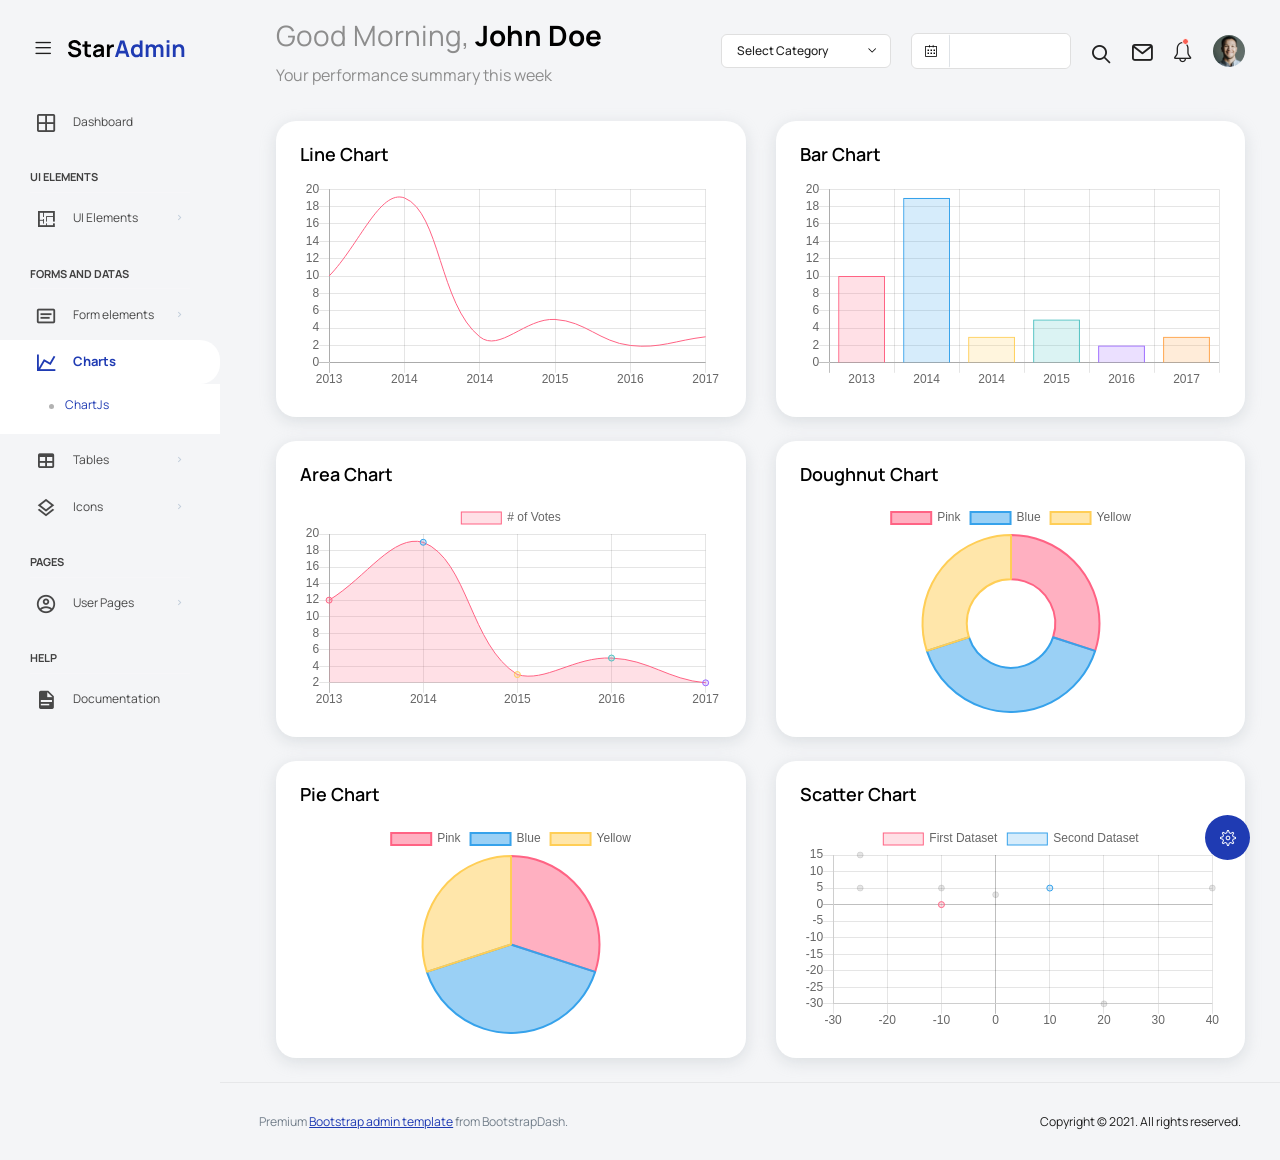
<file: tempend/template/pages/charts/chartjs.html>
<!DOCTYPE html>
<html lang="en">

<head>
  <!-- Required meta tags -->
  <meta charset="utf-8">
  <meta name="viewport" content="width=device-width, initial-scale=1, shrink-to-fit=no">
  <title>Star Admin2 </title>
  <!-- plugins:css -->
  <link rel="stylesheet" href="../../vendors/feather/feather.css">
  <link rel="stylesheet" href="../../vendors/mdi/css/materialdesignicons.min.css">
  <link rel="stylesheet" href="../../vendors/ti-icons/css/themify-icons.css">
  <link rel="stylesheet" href="../../vendors/typicons/typicons.css">
  <link rel="stylesheet" href="../../vendors/simple-line-icons/css/simple-line-icons.css">
  <link rel="stylesheet" href="../../vendors/css/vendor.bundle.base.css">
  <!-- endinject -->
  <!-- Plugin css for this page -->
  <!-- End plugin css for this page -->
  <!-- inject:css -->
  <link rel="stylesheet" href="../../css/vertical-layout-light/style.css">
  <!-- endinject -->
  <link rel="shortcut icon" href="../../images/favicon.png" />
</head>

<body>
  <div class="container-scroller">
    <!-- partial:../../partials/_navbar.html -->
    <nav class="navbar default-layout col-lg-12 col-12 p-0 fixed-top d-flex align-items-top flex-row">
      <div class="text-center navbar-brand-wrapper d-flex align-items-center justify-content-start">
        <div class="me-3">
          <button class="navbar-toggler navbar-toggler align-self-center" type="button" data-bs-toggle="minimize">
            <span class="icon-menu"></span>
          </button>
        </div>
        <div>
          <a class="navbar-brand brand-logo" href="../../index.html">
            <img src="../../images/logo.svg" alt="logo" />
          </a>
          <a class="navbar-brand brand-logo-mini" href="../../index.html">
            <img src="../../images/logo-mini.svg" alt="logo" />
          </a>
        </div>
      </div>
      <div class="navbar-menu-wrapper d-flex align-items-top"> 
        <ul class="navbar-nav">
          <li class="nav-item font-weight-semibold d-none d-lg-block ms-0">
            <h1 class="welcome-text">Good Morning, <span class="text-black fw-bold">John Doe</span></h1>
            <h3 class="welcome-sub-text">Your performance summary this week </h3>
          </li>
        </ul>
        <ul class="navbar-nav ms-auto">
          <li class="nav-item dropdown d-none d-lg-block">
            <a class="nav-link dropdown-bordered dropdown-toggle dropdown-toggle-split" id="messageDropdown" href="#" data-bs-toggle="dropdown" aria-expanded="false"> Select Category </a>
            <div class="dropdown-menu dropdown-menu-right navbar-dropdown preview-list pb-0" aria-labelledby="messageDropdown">
              <a class="dropdown-item py-3" >
                <p class="mb-0 font-weight-medium float-left">Select category</p>
              </a>
              <div class="dropdown-divider"></div>
              <a class="dropdown-item preview-item">
                <div class="preview-item-content flex-grow py-2">
                  <p class="preview-subject ellipsis font-weight-medium text-dark">Bootstrap Bundle </p>
                  <p class="fw-light small-text mb-0">This is a Bundle featuring 16 unique dashboards</p>
                </div>
              </a>
              <a class="dropdown-item preview-item">
                <div class="preview-item-content flex-grow py-2">
                  <p class="preview-subject ellipsis font-weight-medium text-dark">Angular Bundle</p>
                  <p class="fw-light small-text mb-0">Everything you’ll ever need for your Angular projects</p>
                </div>
              </a>
              <a class="dropdown-item preview-item">
                <div class="preview-item-content flex-grow py-2">
                  <p class="preview-subject ellipsis font-weight-medium text-dark">VUE Bundle</p>
                  <p class="fw-light small-text mb-0">Bundle of 6 Premium Vue Admin Dashboard</p>
                </div>
              </a>
              <a class="dropdown-item preview-item">
                <div class="preview-item-content flex-grow py-2">
                  <p class="preview-subject ellipsis font-weight-medium text-dark">React Bundle</p>
                  <p class="fw-light small-text mb-0">Bundle of 8 Premium React Admin Dashboard</p>
                </div>
              </a>
            </div>
          </li>
          <li class="nav-item d-none d-lg-block">
            <div id="datepicker-popup" class="input-group date datepicker navbar-date-picker">
              <span class="input-group-addon input-group-prepend border-right">
                <span class="icon-calendar input-group-text calendar-icon"></span>
              </span>
              <input type="text" class="form-control">
            </div>
          </li>
          <li class="nav-item">
            <form class="search-form" action="#">
              <i class="icon-search"></i>
              <input type="search" class="form-control" placeholder="Search Here" title="Search here">
            </form>
          </li>
          <li class="nav-item dropdown">
            <a class="nav-link count-indicator" id="notificationDropdown" href="#" data-bs-toggle="dropdown">
              <i class="icon-mail icon-lg"></i>
            </a>
            <div class="dropdown-menu dropdown-menu-right navbar-dropdown preview-list pb-0" aria-labelledby="notificationDropdown">
              <a class="dropdown-item py-3 border-bottom">
                <p class="mb-0 font-weight-medium float-left">You have 4 new notifications </p>
                <span class="badge badge-pill badge-primary float-right">View all</span>
              </a>
              <a class="dropdown-item preview-item py-3">
                <div class="preview-thumbnail">
                  <i class="mdi mdi-alert m-auto text-primary"></i>
                </div>
                <div class="preview-item-content">
                  <h6 class="preview-subject fw-normal text-dark mb-1">Application Error</h6>
                  <p class="fw-light small-text mb-0"> Just now </p>
                </div>
              </a>
              <a class="dropdown-item preview-item py-3">
                <div class="preview-thumbnail">
                  <i class="mdi mdi-settings m-auto text-primary"></i>
                </div>
                <div class="preview-item-content">
                  <h6 class="preview-subject fw-normal text-dark mb-1">Settings</h6>
                  <p class="fw-light small-text mb-0"> Private message </p>
                </div>
              </a>
              <a class="dropdown-item preview-item py-3">
                <div class="preview-thumbnail">
                  <i class="mdi mdi-airballoon m-auto text-primary"></i>
                </div>
                <div class="preview-item-content">
                  <h6 class="preview-subject fw-normal text-dark mb-1">New user registration</h6>
                  <p class="fw-light small-text mb-0"> 2 days ago </p>
                </div>
              </a>
            </div>
          </li>
          <li class="nav-item dropdown"> 
            <a class="nav-link count-indicator" id="countDropdown" href="#" data-bs-toggle="dropdown" aria-expanded="false">
              <i class="icon-bell"></i>
              <span class="count"></span>
            </a>
            <div class="dropdown-menu dropdown-menu-right navbar-dropdown preview-list pb-0" aria-labelledby="countDropdown">
              <a class="dropdown-item py-3">
                <p class="mb-0 font-weight-medium float-left">You have 7 unread mails </p>
                <span class="badge badge-pill badge-primary float-right">View all</span>
              </a>
              <div class="dropdown-divider"></div>
              <a class="dropdown-item preview-item">
                <div class="preview-thumbnail">
                  <img src="../../images/faces/face10.jpg" alt="image" class="img-sm profile-pic">
                </div>
                <div class="preview-item-content flex-grow py-2">
                  <p class="preview-subject ellipsis font-weight-medium text-dark">Marian Garner </p>
                  <p class="fw-light small-text mb-0"> The meeting is cancelled </p>
                </div>
              </a>
              <a class="dropdown-item preview-item">
                <div class="preview-thumbnail">
                  <img src="../../images/faces/face12.jpg" alt="image" class="img-sm profile-pic">
                </div>
                <div class="preview-item-content flex-grow py-2">
                  <p class="preview-subject ellipsis font-weight-medium text-dark">David Grey </p>
                  <p class="fw-light small-text mb-0"> The meeting is cancelled </p>
                </div>
              </a>
              <a class="dropdown-item preview-item">
                <div class="preview-thumbnail">
                  <img src="../../images/faces/face1.jpg" alt="image" class="img-sm profile-pic">
                </div>
                <div class="preview-item-content flex-grow py-2">
                  <p class="preview-subject ellipsis font-weight-medium text-dark">Travis Jenkins </p>
                  <p class="fw-light small-text mb-0"> The meeting is cancelled </p>
                </div>
              </a>
            </div>
          </li>
          <li class="nav-item dropdown d-none d-lg-block user-dropdown">
            <a class="nav-link" id="UserDropdown" href="#" data-bs-toggle="dropdown" aria-expanded="false">
              <img class="img-xs rounded-circle" src="../../images/faces/face8.jpg" alt="Profile image"> </a>
            <div class="dropdown-menu dropdown-menu-right navbar-dropdown" aria-labelledby="UserDropdown">
              <div class="dropdown-header text-center">
                <img class="img-md rounded-circle" src="../../images/faces/face8.jpg" alt="Profile image">
                <p class="mb-1 mt-3 font-weight-semibold">Allen Moreno</p>
                <p class="fw-light text-muted mb-0">allenmoreno@gmail.com</p>
              </div>
              <a class="dropdown-item"><i class="dropdown-item-icon mdi mdi-account-outline text-primary me-2"></i> My Profile <span class="badge badge-pill badge-danger">1</span></a>
              <a class="dropdown-item"><i class="dropdown-item-icon mdi mdi-message-text-outline text-primary me-2"></i> Messages</a>
              <a class="dropdown-item"><i class="dropdown-item-icon mdi mdi-calendar-check-outline text-primary me-2"></i> Activity</a>
              <a class="dropdown-item"><i class="dropdown-item-icon mdi mdi-help-circle-outline text-primary me-2"></i> FAQ</a>
              <a class="dropdown-item"><i class="dropdown-item-icon mdi mdi-power text-primary me-2"></i>Sign Out</a>
            </div>
          </li>
        </ul>
        <button class="navbar-toggler navbar-toggler-right d-lg-none align-self-center" type="button" data-bs-toggle="offcanvas">
          <span class="mdi mdi-menu"></span>
        </button>
      </div>
    </nav>
    <!-- partial -->
    <div class="container-fluid page-body-wrapper">
      <!-- partial:../../partials/_settings-panel.html -->
      <div class="theme-setting-wrapper">
        <div id="settings-trigger"><i class="ti-settings"></i></div>
        <div id="theme-settings" class="settings-panel">
          <i class="settings-close ti-close"></i>
          <p class="settings-heading">SIDEBAR SKINS</p>
          <div class="sidebar-bg-options selected" id="sidebar-light-theme"><div class="img-ss rounded-circle bg-light border me-3"></div>Light</div>
          <div class="sidebar-bg-options" id="sidebar-dark-theme"><div class="img-ss rounded-circle bg-dark border me-3"></div>Dark</div>
          <p class="settings-heading mt-2">HEADER SKINS</p>
          <div class="color-tiles mx-0 px-4">
            <div class="tiles success"></div>
            <div class="tiles warning"></div>
            <div class="tiles danger"></div>
            <div class="tiles info"></div>
            <div class="tiles dark"></div>
            <div class="tiles default"></div>
          </div>
        </div>
      </div>
      <div id="right-sidebar" class="settings-panel">
        <i class="settings-close ti-close"></i>
        <ul class="nav nav-tabs border-top" id="setting-panel" role="tablist">
          <li class="nav-item">
            <a class="nav-link active" id="todo-tab" data-bs-toggle="tab" href="#todo-section" role="tab" aria-controls="todo-section" aria-expanded="true">TO DO LIST</a>
          </li>
          <li class="nav-item">
            <a class="nav-link" id="chats-tab" data-bs-toggle="tab" href="#chats-section" role="tab" aria-controls="chats-section">CHATS</a>
          </li>
        </ul>
        <div class="tab-content" id="setting-content">
          <div class="tab-pane fade show active scroll-wrapper" id="todo-section" role="tabpanel" aria-labelledby="todo-section">
            <div class="add-items d-flex px-3 mb-0">
              <form class="form w-100">
                <div class="form-group d-flex">
                  <input type="text" class="form-control todo-list-input" placeholder="Add To-do">
                  <button type="submit" class="add btn btn-primary todo-list-add-btn" id="add-task">Add</button>
                </div>
              </form>
            </div>
            <div class="list-wrapper px-3">
              <ul class="d-flex flex-column-reverse todo-list">
                <li>
                  <div class="form-check">
                    <label class="form-check-label">
                      <input class="checkbox" type="checkbox">
                      Team review meeting at 3.00 PM
                    </label>
                  </div>
                  <i class="remove ti-close"></i>
                </li>
                <li>
                  <div class="form-check">
                    <label class="form-check-label">
                      <input class="checkbox" type="checkbox">
                      Prepare for presentation
                    </label>
                  </div>
                  <i class="remove ti-close"></i>
                </li>
                <li>
                  <div class="form-check">
                    <label class="form-check-label">
                      <input class="checkbox" type="checkbox">
                      Resolve all the low priority tickets due today
                    </label>
                  </div>
                  <i class="remove ti-close"></i>
                </li>
                <li class="completed">
                  <div class="form-check">
                    <label class="form-check-label">
                      <input class="checkbox" type="checkbox" checked>
                      Schedule meeting for next week
                    </label>
                  </div>
                  <i class="remove ti-close"></i>
                </li>
                <li class="completed">
                  <div class="form-check">
                    <label class="form-check-label">
                      <input class="checkbox" type="checkbox" checked>
                      Project review
                    </label>
                  </div>
                  <i class="remove ti-close"></i>
                </li>
              </ul>
            </div>
            <h4 class="px-3 text-muted mt-5 fw-light mb-0">Events</h4>
            <div class="events pt-4 px-3">
              <div class="wrapper d-flex mb-2">
                <i class="ti-control-record text-primary me-2"></i>
                <span>Feb 11 2018</span>
              </div>
              <p class="mb-0 font-weight-thin text-gray">Creating component page build a js</p>
              <p class="text-gray mb-0">The total number of sessions</p>
            </div>
            <div class="events pt-4 px-3">
              <div class="wrapper d-flex mb-2">
                <i class="ti-control-record text-primary me-2"></i>
                <span>Feb 7 2018</span>
              </div>
              <p class="mb-0 font-weight-thin text-gray">Meeting with Alisa</p>
              <p class="text-gray mb-0 ">Call Sarah Graves</p>
            </div>
          </div>
          <!-- To do section tab ends -->
          <div class="tab-pane fade" id="chats-section" role="tabpanel" aria-labelledby="chats-section">
            <div class="d-flex align-items-center justify-content-between border-bottom">
              <p class="settings-heading border-top-0 mb-3 pl-3 pt-0 border-bottom-0 pb-0">Friends</p>
              <small class="settings-heading border-top-0 mb-3 pt-0 border-bottom-0 pb-0 pr-3 fw-normal">See All</small>
            </div>
            <ul class="chat-list">
              <li class="list active">
                <div class="profile"><img src="../../images/faces/face1.jpg" alt="image"><span class="online"></span></div>
                <div class="info">
                  <p>Thomas Douglas</p>
                  <p>Available</p>
                </div>
                <small class="text-muted my-auto">19 min</small>
              </li>
              <li class="list">
                <div class="profile"><img src="../../images/faces/face2.jpg" alt="image"><span class="offline"></span></div>
                <div class="info">
                  <div class="wrapper d-flex">
                    <p>Catherine</p>
                  </div>
                  <p>Away</p>
                </div>
                <div class="badge badge-success badge-pill my-auto mx-2">4</div>
                <small class="text-muted my-auto">23 min</small>
              </li>
              <li class="list">
                <div class="profile"><img src="../../images/faces/face3.jpg" alt="image"><span class="online"></span></div>
                <div class="info">
                  <p>Daniel Russell</p>
                  <p>Available</p>
                </div>
                <small class="text-muted my-auto">14 min</small>
              </li>
              <li class="list">
                <div class="profile"><img src="../../images/faces/face4.jpg" alt="image"><span class="offline"></span></div>
                <div class="info">
                  <p>James Richardson</p>
                  <p>Away</p>
                </div>
                <small class="text-muted my-auto">2 min</small>
              </li>
              <li class="list">
                <div class="profile"><img src="../../images/faces/face5.jpg" alt="image"><span class="online"></span></div>
                <div class="info">
                  <p>Madeline Kennedy</p>
                  <p>Available</p>
                </div>
                <small class="text-muted my-auto">5 min</small>
              </li>
              <li class="list">
                <div class="profile"><img src="../../images/faces/face6.jpg" alt="image"><span class="online"></span></div>
                <div class="info">
                  <p>Sarah Graves</p>
                  <p>Available</p>
                </div>
                <small class="text-muted my-auto">47 min</small>
              </li>
            </ul>
          </div>
          <!-- chat tab ends -->
        </div>
      </div>
      <!-- partial -->
      <!-- partial:../../partials/_sidebar.html -->
      <nav class="sidebar sidebar-offcanvas" id="sidebar">
        <ul class="nav">
          <li class="nav-item">
            <a class="nav-link" href="../../index.html">
              <i class="mdi mdi-grid-large menu-icon"></i>
              <span class="menu-title">Dashboard</span>
            </a>
          </li>
          <li class="nav-item nav-category">UI Elements</li>
          <li class="nav-item">
            <a class="nav-link" data-bs-toggle="collapse" href="#ui-basic" aria-expanded="false" aria-controls="ui-basic">
              <i class="menu-icon mdi mdi-floor-plan"></i>
              <span class="menu-title">UI Elements</span>
              <i class="menu-arrow"></i> 
            </a>
            <div class="collapse" id="ui-basic">
              <ul class="nav flex-column sub-menu">
                <li class="nav-item"> <a class="nav-link" href="../../pages/ui-features/buttons.html">Buttons</a></li>
                <li class="nav-item"> <a class="nav-link" href="../../pages/ui-features/dropdowns.html">Dropdowns</a></li>
                <li class="nav-item"> <a class="nav-link" href="../../pages/ui-features/typography.html">Typography</a></li>
              </ul>
            </div>
          </li>
          <li class="nav-item nav-category">Forms and Datas</li>
          <li class="nav-item">
            <a class="nav-link" data-bs-toggle="collapse" href="#form-elements" aria-expanded="false" aria-controls="form-elements">
              <i class="menu-icon mdi mdi-card-text-outline"></i>
              <span class="menu-title">Form elements</span>
              <i class="menu-arrow"></i>
            </a>
            <div class="collapse" id="form-elements">
              <ul class="nav flex-column sub-menu">
                <li class="nav-item"><a class="nav-link" href="../../pages/forms/basic_elements.html">Basic Elements</a></li>
              </ul>
            </div>
          </li>
          <li class="nav-item">
            <a class="nav-link" data-bs-toggle="collapse" href="#charts" aria-expanded="false" aria-controls="charts">
              <i class="menu-icon mdi mdi-chart-line"></i>
              <span class="menu-title">Charts</span>
              <i class="menu-arrow"></i>
            </a>
            <div class="collapse" id="charts">
              <ul class="nav flex-column sub-menu">
                <li class="nav-item"> <a class="nav-link" href="../../pages/charts/chartjs.html">ChartJs</a></li>
              </ul>
            </div>
          </li>
          <li class="nav-item">
            <a class="nav-link" data-bs-toggle="collapse" href="#tables" aria-expanded="false" aria-controls="tables">
              <i class="menu-icon mdi mdi-table"></i>
              <span class="menu-title">Tables</span>
              <i class="menu-arrow"></i>
            </a>
            <div class="collapse" id="tables">
              <ul class="nav flex-column sub-menu">
                <li class="nav-item"> <a class="nav-link" href="../../pages/tables/basic-table.html">Basic table</a></li>
              </ul>
            </div>
          </li>
          <li class="nav-item">
            <a class="nav-link" data-bs-toggle="collapse" href="#icons" aria-expanded="false" aria-controls="icons">
              <i class="menu-icon mdi mdi-layers-outline"></i>
              <span class="menu-title">Icons</span>
              <i class="menu-arrow"></i>
            </a>
            <div class="collapse" id="icons">
              <ul class="nav flex-column sub-menu">
                <li class="nav-item"> <a class="nav-link" href="../../pages/icons/mdi.html">Mdi icons</a></li>
              </ul>
            </div>
          </li>
          <li class="nav-item nav-category">pages</li>
          <li class="nav-item">
            <a class="nav-link" data-bs-toggle="collapse" href="#auth" aria-expanded="false" aria-controls="auth">
              <i class="menu-icon mdi mdi-account-circle-outline"></i>
              <span class="menu-title">User Pages</span>
              <i class="menu-arrow"></i>
            </a>
            <div class="collapse" id="auth">
              <ul class="nav flex-column sub-menu">
                <li class="nav-item"> <a class="nav-link" href="../../pages/samples/login.html"> Login </a></li>
              </ul>
            </div>
          </li>
          <li class="nav-item nav-category">help</li>
          <li class="nav-item">
            <a class="nav-link" href="http://bootstrapdash.com/demo/star-admin2-free/docs/documentation.html">
              <i class="menu-icon mdi mdi-file-document"></i>
              <span class="menu-title">Documentation</span>
            </a>
          </li>
        </ul>
      </nav>
      <!-- partial -->
      <div class="main-panel">
        <div class="content-wrapper">
          <div class="row">
            <div class="col-lg-6 grid-margin stretch-card">
              <div class="card">
                <div class="card-body">
                  <h4 class="card-title">Line chart</h4>
                  <canvas id="lineChart"></canvas>
                </div>
              </div>
            </div>
            <div class="col-lg-6 grid-margin stretch-card">
              <div class="card">
                <div class="card-body">
                  <h4 class="card-title">Bar chart</h4>
                  <canvas id="barChart"></canvas>
                </div>
              </div>
            </div>
          </div>
          <div class="row">
            <div class="col-lg-6 grid-margin stretch-card">
              <div class="card">
                <div class="card-body">
                  <h4 class="card-title">Area chart</h4>
                  <canvas id="areaChart"></canvas>
                </div>
              </div>
            </div>
            <div class="col-lg-6 grid-margin stretch-card">
              <div class="card">
                <div class="card-body">
                  <h4 class="card-title">Doughnut chart</h4>
                  <canvas id="doughnutChart"></canvas>
                </div>
              </div>
            </div>
          </div>
          <div class="row">
            <div class="col-lg-6 grid-margin grid-margin-lg-0 stretch-card">
              <div class="card">
                <div class="card-body">
                  <h4 class="card-title">Pie chart</h4>
                  <canvas id="pieChart"></canvas>
                </div>
              </div>
            </div>
            <div class="col-lg-6 grid-margin grid-margin-lg-0 stretch-card">
              <div class="card">
                <div class="card-body">
                  <h4 class="card-title">Scatter chart</h4>
                  <canvas id="scatterChart"></canvas>
                </div>
              </div>
            </div>
          </div>
        </div>
        <!-- content-wrapper ends -->
        <!-- partial:../../partials/_footer.html -->
        <footer class="footer">
          <div class="d-sm-flex justify-content-center justify-content-sm-between">
            <span class="text-muted text-center text-sm-left d-block d-sm-inline-block">Premium <a href="https://www.bootstrapdash.com/" target="_blank">Bootstrap admin template</a> from BootstrapDash.</span>
            <span class="float-none float-sm-right d-block mt-1 mt-sm-0 text-center">Copyright © 2021. All rights reserved.</span>
          </div>
        </footer>
        <!-- partial -->
      </div>
      <!-- main-panel ends -->
    </div>
    <!-- page-body-wrapper ends -->
  </div>
  <!-- container-scroller -->
  <!-- plugins:js -->
  <script src="../../vendors/js/vendor.bundle.base.js"></script>
  <!-- endinject -->
  <!-- Plugin js for this page -->
  <script src="../../vendors/chart.js/Chart.min.js"></script>
  <script src="../../vendors/bootstrap-datepicker/bootstrap-datepicker.min.js"></script>
  <!-- End plugin js for this page -->
  <!-- inject:js -->
  <script src="../../js/off-canvas.js"></script>
  <script src="../../js/hoverable-collapse.js"></script>
  <script src="../../js/template.js"></script>
  <script src="../../js/settings.js"></script>
  <script src="../../js/todolist.js"></script>
  <!-- endinject -->
  <!-- Custom js for this page-->
  <script src="../../js/chart.js"></script>
  <!-- End custom js for this page-->
</body>

</html>
</file>
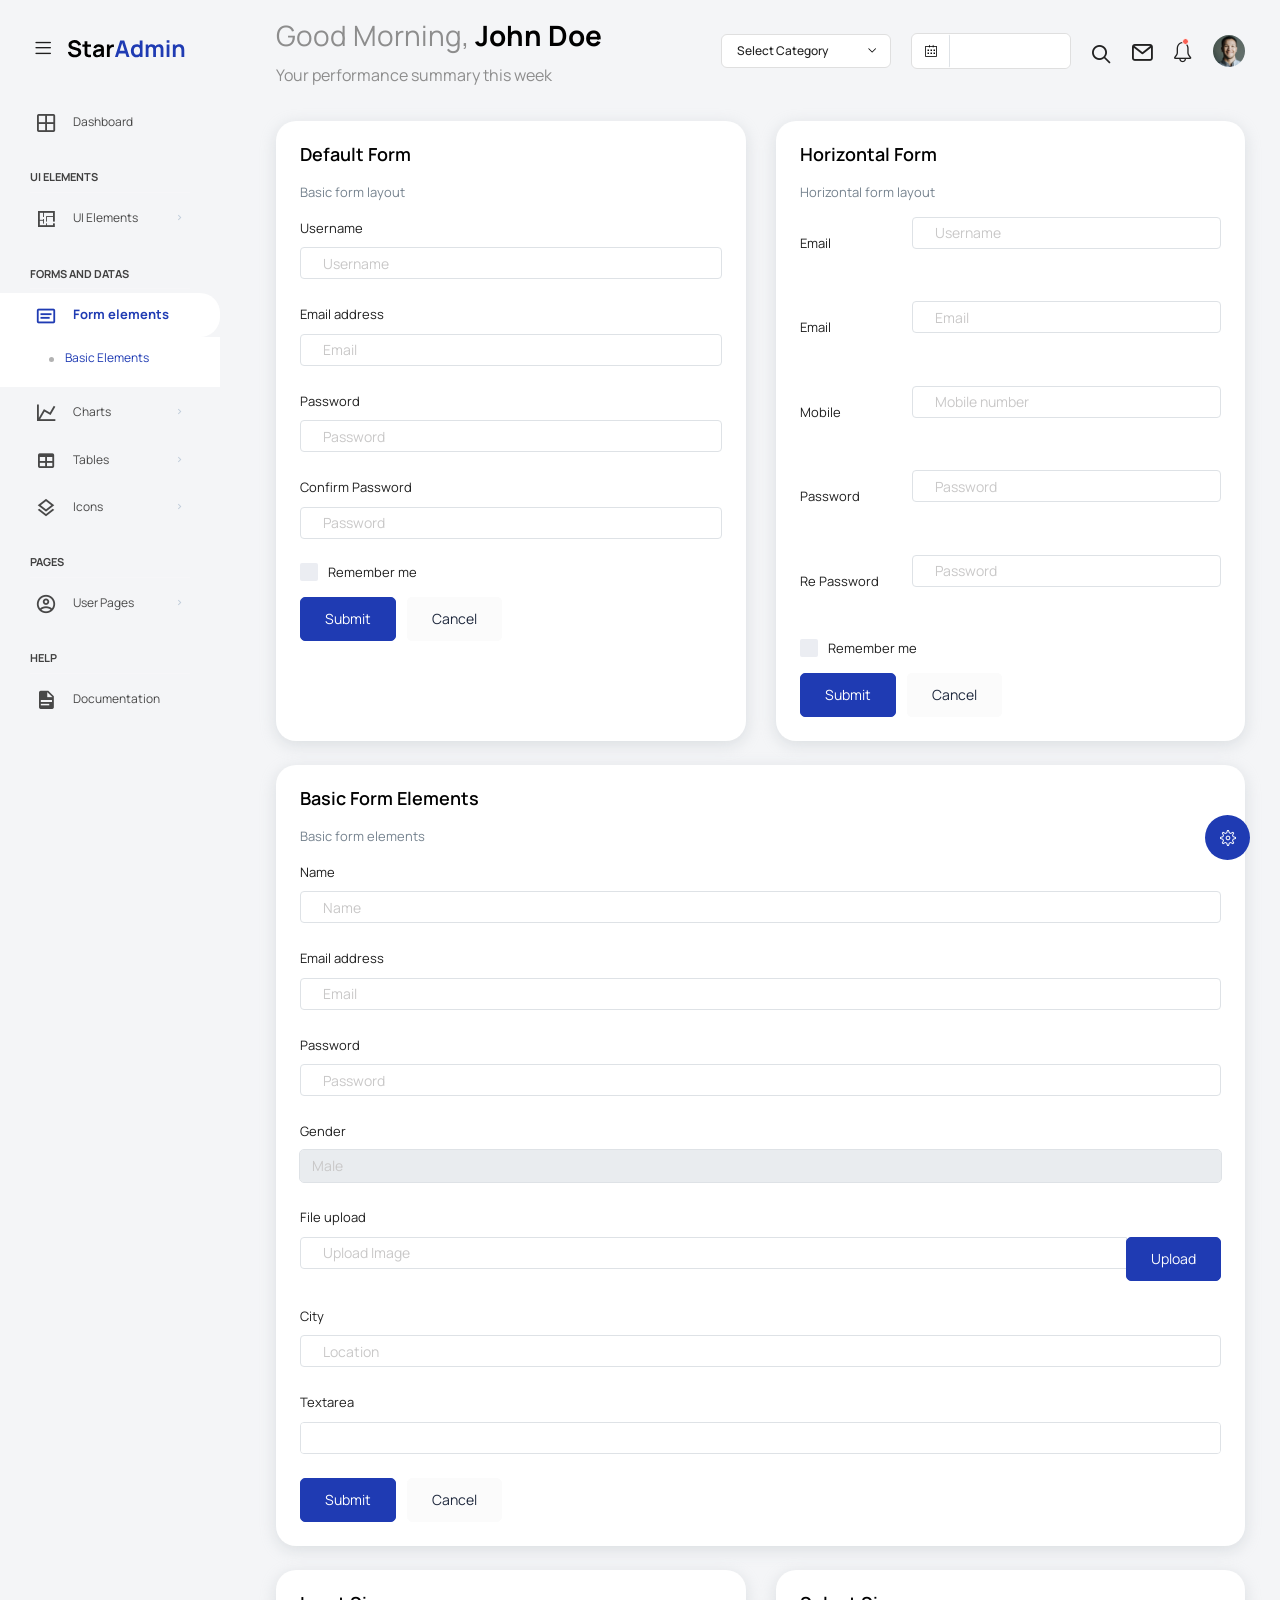
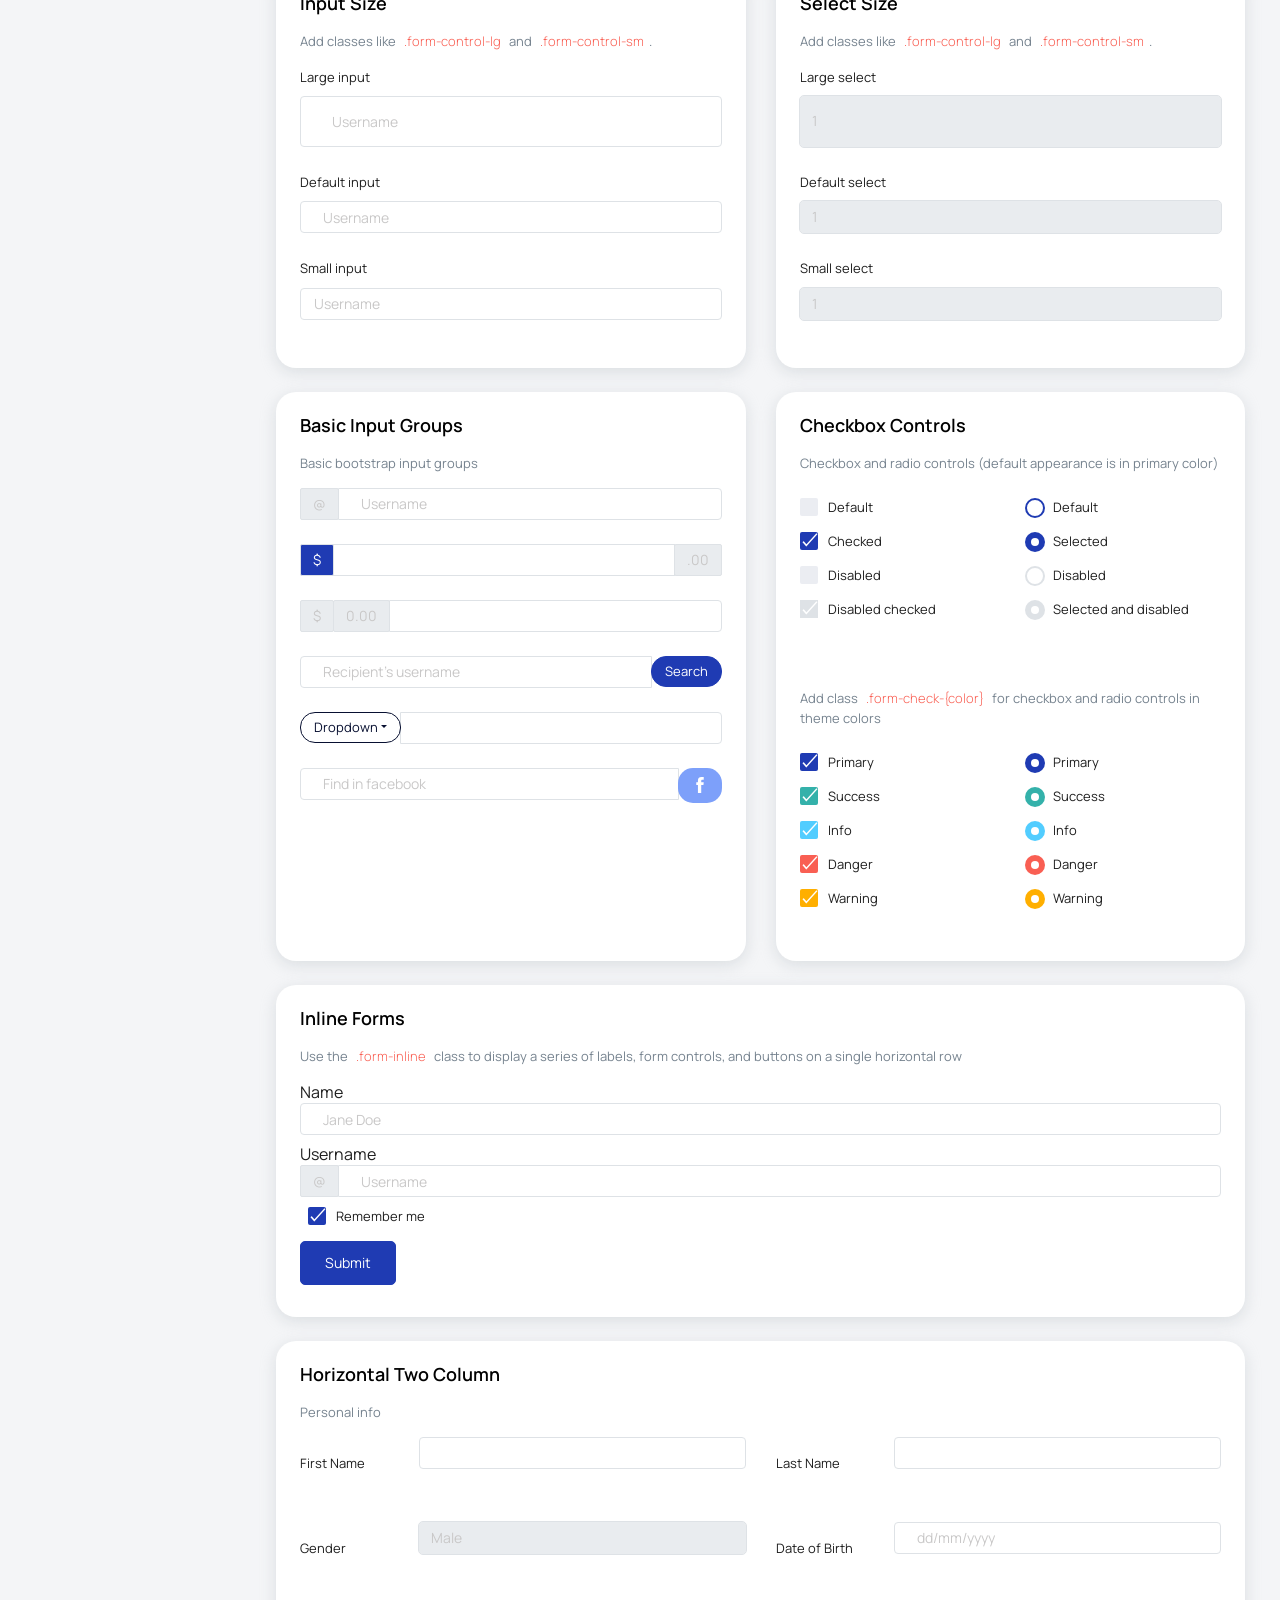
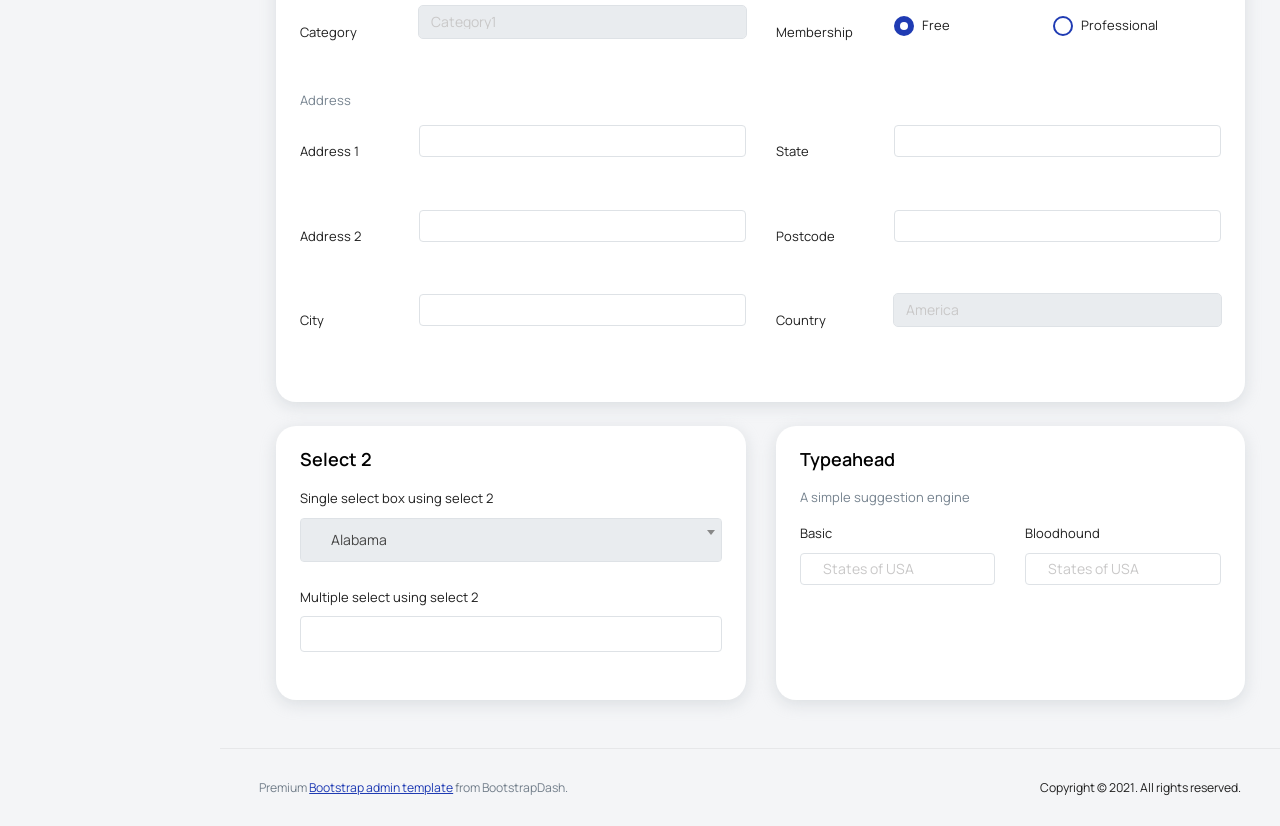
<file: tempend/template/pages/forms/basic_elements.html>
<!DOCTYPE html>
<html lang="en">

<head>
  <!-- Required meta tags -->
  <meta charset="utf-8">
  <meta name="viewport" content="width=device-width, initial-scale=1, shrink-to-fit=no">
  <title>Star Admin2 </title>
  <!-- plugins:css -->
  <link rel="stylesheet" href="../../vendors/feather/feather.css">
  <link rel="stylesheet" href="../../vendors/mdi/css/materialdesignicons.min.css">
  <link rel="stylesheet" href="../../vendors/ti-icons/css/themify-icons.css">
  <link rel="stylesheet" href="../../vendors/typicons/typicons.css">
  <link rel="stylesheet" href="../../vendors/simple-line-icons/css/simple-line-icons.css">
  <link rel="stylesheet" href="../../vendors/css/vendor.bundle.base.css">
  <!-- endinject -->
  <!-- Plugin css for this page -->
  <link rel="stylesheet" href="../../vendors/select2/select2.min.css">
  <link rel="stylesheet" href="../../vendors/select2-bootstrap-theme/select2-bootstrap.min.css">
  <!-- End plugin css for this page -->
  <!-- inject:css -->
  <link rel="stylesheet" href="../../css/vertical-layout-light/style.css">
  <!-- endinject -->
  <link rel="shortcut icon" href="../../images/favicon.png" />
</head>

<body>
  <div class="container-scroller">
    <!-- partial:../../partials/_navbar.html -->
    <nav class="navbar default-layout col-lg-12 col-12 p-0 fixed-top d-flex align-items-top flex-row">
      <div class="text-center navbar-brand-wrapper d-flex align-items-center justify-content-start">
        <div class="me-3">
          <button class="navbar-toggler navbar-toggler align-self-center" type="button" data-bs-toggle="minimize">
            <span class="icon-menu"></span>
          </button>
        </div>
        <div>
          <a class="navbar-brand brand-logo" href="../../index.html">
            <img src="../../images/logo.svg" alt="logo" />
          </a>
          <a class="navbar-brand brand-logo-mini" href="../../index.html">
            <img src="../../images/logo-mini.svg" alt="logo" />
          </a>
        </div>
      </div>
      <div class="navbar-menu-wrapper d-flex align-items-top"> 
        <ul class="navbar-nav">
          <li class="nav-item font-weight-semibold d-none d-lg-block ms-0">
            <h1 class="welcome-text">Good Morning, <span class="text-black fw-bold">John Doe</span></h1>
            <h3 class="welcome-sub-text">Your performance summary this week </h3>
          </li>
        </ul>
        <ul class="navbar-nav ms-auto">
          <li class="nav-item dropdown d-none d-lg-block">
            <a class="nav-link dropdown-bordered dropdown-toggle dropdown-toggle-split" id="messageDropdown" href="#" data-bs-toggle="dropdown" aria-expanded="false"> Select Category </a>
            <div class="dropdown-menu dropdown-menu-right navbar-dropdown preview-list pb-0" aria-labelledby="messageDropdown">
              <a class="dropdown-item py-3" >
                <p class="mb-0 font-weight-medium float-left">Select category</p>
              </a>
              <div class="dropdown-divider"></div>
              <a class="dropdown-item preview-item">
                <div class="preview-item-content flex-grow py-2">
                  <p class="preview-subject ellipsis font-weight-medium text-dark">Bootstrap Bundle </p>
                  <p class="fw-light small-text mb-0">This is a Bundle featuring 16 unique dashboards</p>
                </div>
              </a>
              <a class="dropdown-item preview-item">
                <div class="preview-item-content flex-grow py-2">
                  <p class="preview-subject ellipsis font-weight-medium text-dark">Angular Bundle</p>
                  <p class="fw-light small-text mb-0">Everything you’ll ever need for your Angular projects</p>
                </div>
              </a>
              <a class="dropdown-item preview-item">
                <div class="preview-item-content flex-grow py-2">
                  <p class="preview-subject ellipsis font-weight-medium text-dark">VUE Bundle</p>
                  <p class="fw-light small-text mb-0">Bundle of 6 Premium Vue Admin Dashboard</p>
                </div>
              </a>
              <a class="dropdown-item preview-item">
                <div class="preview-item-content flex-grow py-2">
                  <p class="preview-subject ellipsis font-weight-medium text-dark">React Bundle</p>
                  <p class="fw-light small-text mb-0">Bundle of 8 Premium React Admin Dashboard</p>
                </div>
              </a>
            </div>
          </li>
          <li class="nav-item d-none d-lg-block">
            <div id="datepicker-popup" class="input-group date datepicker navbar-date-picker">
              <span class="input-group-addon input-group-prepend border-right">
                <span class="icon-calendar input-group-text calendar-icon"></span>
              </span>
              <input type="text" class="form-control">
            </div>
          </li>
          <li class="nav-item">
            <form class="search-form" action="#">
              <i class="icon-search"></i>
              <input type="search" class="form-control" placeholder="Search Here" title="Search here">
            </form>
          </li>
          <li class="nav-item dropdown">
            <a class="nav-link count-indicator" id="notificationDropdown" href="#" data-bs-toggle="dropdown">
              <i class="icon-mail icon-lg"></i>
            </a>
            <div class="dropdown-menu dropdown-menu-right navbar-dropdown preview-list pb-0" aria-labelledby="notificationDropdown">
              <a class="dropdown-item py-3 border-bottom">
                <p class="mb-0 font-weight-medium float-left">You have 4 new notifications </p>
                <span class="badge badge-pill badge-primary float-right">View all</span>
              </a>
              <a class="dropdown-item preview-item py-3">
                <div class="preview-thumbnail">
                  <i class="mdi mdi-alert m-auto text-primary"></i>
                </div>
                <div class="preview-item-content">
                  <h6 class="preview-subject fw-normal text-dark mb-1">Application Error</h6>
                  <p class="fw-light small-text mb-0"> Just now </p>
                </div>
              </a>
              <a class="dropdown-item preview-item py-3">
                <div class="preview-thumbnail">
                  <i class="mdi mdi-settings m-auto text-primary"></i>
                </div>
                <div class="preview-item-content">
                  <h6 class="preview-subject fw-normal text-dark mb-1">Settings</h6>
                  <p class="fw-light small-text mb-0"> Private message </p>
                </div>
              </a>
              <a class="dropdown-item preview-item py-3">
                <div class="preview-thumbnail">
                  <i class="mdi mdi-airballoon m-auto text-primary"></i>
                </div>
                <div class="preview-item-content">
                  <h6 class="preview-subject fw-normal text-dark mb-1">New user registration</h6>
                  <p class="fw-light small-text mb-0"> 2 days ago </p>
                </div>
              </a>
            </div>
          </li>
          <li class="nav-item dropdown"> 
            <a class="nav-link count-indicator" id="countDropdown" href="#" data-bs-toggle="dropdown" aria-expanded="false">
              <i class="icon-bell"></i>
              <span class="count"></span>
            </a>
            <div class="dropdown-menu dropdown-menu-right navbar-dropdown preview-list pb-0" aria-labelledby="countDropdown">
              <a class="dropdown-item py-3">
                <p class="mb-0 font-weight-medium float-left">You have 7 unread mails </p>
                <span class="badge badge-pill badge-primary float-right">View all</span>
              </a>
              <div class="dropdown-divider"></div>
              <a class="dropdown-item preview-item">
                <div class="preview-thumbnail">
                  <img src="../../images/faces/face10.jpg" alt="image" class="img-sm profile-pic">
                </div>
                <div class="preview-item-content flex-grow py-2">
                  <p class="preview-subject ellipsis font-weight-medium text-dark">Marian Garner </p>
                  <p class="fw-light small-text mb-0"> The meeting is cancelled </p>
                </div>
              </a>
              <a class="dropdown-item preview-item">
                <div class="preview-thumbnail">
                  <img src="../../images/faces/face12.jpg" alt="image" class="img-sm profile-pic">
                </div>
                <div class="preview-item-content flex-grow py-2">
                  <p class="preview-subject ellipsis font-weight-medium text-dark">David Grey </p>
                  <p class="fw-light small-text mb-0"> The meeting is cancelled </p>
                </div>
              </a>
              <a class="dropdown-item preview-item">
                <div class="preview-thumbnail">
                  <img src="../../images/faces/face1.jpg" alt="image" class="img-sm profile-pic">
                </div>
                <div class="preview-item-content flex-grow py-2">
                  <p class="preview-subject ellipsis font-weight-medium text-dark">Travis Jenkins </p>
                  <p class="fw-light small-text mb-0"> The meeting is cancelled </p>
                </div>
              </a>
            </div>
          </li>
          <li class="nav-item dropdown d-none d-lg-block user-dropdown">
            <a class="nav-link" id="UserDropdown" href="#" data-bs-toggle="dropdown" aria-expanded="false">
              <img class="img-xs rounded-circle" src="../../images/faces/face8.jpg" alt="Profile image"> </a>
            <div class="dropdown-menu dropdown-menu-right navbar-dropdown" aria-labelledby="UserDropdown">
              <div class="dropdown-header text-center">
                <img class="img-md rounded-circle" src="../../images/faces/face8.jpg" alt="Profile image">
                <p class="mb-1 mt-3 font-weight-semibold">Allen Moreno</p>
                <p class="fw-light text-muted mb-0">allenmoreno@gmail.com</p>
              </div>
              <a class="dropdown-item"><i class="dropdown-item-icon mdi mdi-account-outline text-primary me-2"></i> My Profile <span class="badge badge-pill badge-danger">1</span></a>
              <a class="dropdown-item"><i class="dropdown-item-icon mdi mdi-message-text-outline text-primary me-2"></i> Messages</a>
              <a class="dropdown-item"><i class="dropdown-item-icon mdi mdi-calendar-check-outline text-primary me-2"></i> Activity</a>
              <a class="dropdown-item"><i class="dropdown-item-icon mdi mdi-help-circle-outline text-primary me-2"></i> FAQ</a>
              <a class="dropdown-item"><i class="dropdown-item-icon mdi mdi-power text-primary me-2"></i>Sign Out</a>
            </div>
          </li>
        </ul>
        <button class="navbar-toggler navbar-toggler-right d-lg-none align-self-center" type="button" data-bs-toggle="offcanvas">
          <span class="mdi mdi-menu"></span>
        </button>
      </div>
    </nav>
    <!-- partial -->
    <div class="container-fluid page-body-wrapper">
      <!-- partial:../../partials/_settings-panel.html -->
      <div class="theme-setting-wrapper">
        <div id="settings-trigger"><i class="ti-settings"></i></div>
        <div id="theme-settings" class="settings-panel">
          <i class="settings-close ti-close"></i>
          <p class="settings-heading">SIDEBAR SKINS</p>
          <div class="sidebar-bg-options selected" id="sidebar-light-theme"><div class="img-ss rounded-circle bg-light border me-3"></div>Light</div>
          <div class="sidebar-bg-options" id="sidebar-dark-theme"><div class="img-ss rounded-circle bg-dark border me-3"></div>Dark</div>
          <p class="settings-heading mt-2">HEADER SKINS</p>
          <div class="color-tiles mx-0 px-4">
            <div class="tiles success"></div>
            <div class="tiles warning"></div>
            <div class="tiles danger"></div>
            <div class="tiles info"></div>
            <div class="tiles dark"></div>
            <div class="tiles default"></div>
          </div>
        </div>
      </div>
      <div id="right-sidebar" class="settings-panel">
        <i class="settings-close ti-close"></i>
        <ul class="nav nav-tabs border-top" id="setting-panel" role="tablist">
          <li class="nav-item">
            <a class="nav-link active" id="todo-tab" data-bs-toggle="tab" href="#todo-section" role="tab" aria-controls="todo-section" aria-expanded="true">TO DO LIST</a>
          </li>
          <li class="nav-item">
            <a class="nav-link" id="chats-tab" data-bs-toggle="tab" href="#chats-section" role="tab" aria-controls="chats-section">CHATS</a>
          </li>
        </ul>
        <div class="tab-content" id="setting-content">
          <div class="tab-pane fade show active scroll-wrapper" id="todo-section" role="tabpanel" aria-labelledby="todo-section">
            <div class="add-items d-flex px-3 mb-0">
              <form class="form w-100">
                <div class="form-group d-flex">
                  <input type="text" class="form-control todo-list-input" placeholder="Add To-do">
                  <button type="submit" class="add btn btn-primary todo-list-add-btn" id="add-task">Add</button>
                </div>
              </form>
            </div>
            <div class="list-wrapper px-3">
              <ul class="d-flex flex-column-reverse todo-list">
                <li>
                  <div class="form-check">
                    <label class="form-check-label">
                      <input class="checkbox" type="checkbox">
                      Team review meeting at 3.00 PM
                    </label>
                  </div>
                  <i class="remove ti-close"></i>
                </li>
                <li>
                  <div class="form-check">
                    <label class="form-check-label">
                      <input class="checkbox" type="checkbox">
                      Prepare for presentation
                    </label>
                  </div>
                  <i class="remove ti-close"></i>
                </li>
                <li>
                  <div class="form-check">
                    <label class="form-check-label">
                      <input class="checkbox" type="checkbox">
                      Resolve all the low priority tickets due today
                    </label>
                  </div>
                  <i class="remove ti-close"></i>
                </li>
                <li class="completed">
                  <div class="form-check">
                    <label class="form-check-label">
                      <input class="checkbox" type="checkbox" checked>
                      Schedule meeting for next week
                    </label>
                  </div>
                  <i class="remove ti-close"></i>
                </li>
                <li class="completed">
                  <div class="form-check">
                    <label class="form-check-label">
                      <input class="checkbox" type="checkbox" checked>
                      Project review
                    </label>
                  </div>
                  <i class="remove ti-close"></i>
                </li>
              </ul>
            </div>
            <h4 class="px-3 text-muted mt-5 fw-light mb-0">Events</h4>
            <div class="events pt-4 px-3">
              <div class="wrapper d-flex mb-2">
                <i class="ti-control-record text-primary me-2"></i>
                <span>Feb 11 2018</span>
              </div>
              <p class="mb-0 font-weight-thin text-gray">Creating component page build a js</p>
              <p class="text-gray mb-0">The total number of sessions</p>
            </div>
            <div class="events pt-4 px-3">
              <div class="wrapper d-flex mb-2">
                <i class="ti-control-record text-primary me-2"></i>
                <span>Feb 7 2018</span>
              </div>
              <p class="mb-0 font-weight-thin text-gray">Meeting with Alisa</p>
              <p class="text-gray mb-0 ">Call Sarah Graves</p>
            </div>
          </div>
          <!-- To do section tab ends -->
          <div class="tab-pane fade" id="chats-section" role="tabpanel" aria-labelledby="chats-section">
            <div class="d-flex align-items-center justify-content-between border-bottom">
              <p class="settings-heading border-top-0 mb-3 pl-3 pt-0 border-bottom-0 pb-0">Friends</p>
              <small class="settings-heading border-top-0 mb-3 pt-0 border-bottom-0 pb-0 pr-3 fw-normal">See All</small>
            </div>
            <ul class="chat-list">
              <li class="list active">
                <div class="profile"><img src="../../images/faces/face1.jpg" alt="image"><span class="online"></span></div>
                <div class="info">
                  <p>Thomas Douglas</p>
                  <p>Available</p>
                </div>
                <small class="text-muted my-auto">19 min</small>
              </li>
              <li class="list">
                <div class="profile"><img src="../../images/faces/face2.jpg" alt="image"><span class="offline"></span></div>
                <div class="info">
                  <div class="wrapper d-flex">
                    <p>Catherine</p>
                  </div>
                  <p>Away</p>
                </div>
                <div class="badge badge-success badge-pill my-auto mx-2">4</div>
                <small class="text-muted my-auto">23 min</small>
              </li>
              <li class="list">
                <div class="profile"><img src="../../images/faces/face3.jpg" alt="image"><span class="online"></span></div>
                <div class="info">
                  <p>Daniel Russell</p>
                  <p>Available</p>
                </div>
                <small class="text-muted my-auto">14 min</small>
              </li>
              <li class="list">
                <div class="profile"><img src="../../images/faces/face4.jpg" alt="image"><span class="offline"></span></div>
                <div class="info">
                  <p>James Richardson</p>
                  <p>Away</p>
                </div>
                <small class="text-muted my-auto">2 min</small>
              </li>
              <li class="list">
                <div class="profile"><img src="../../images/faces/face5.jpg" alt="image"><span class="online"></span></div>
                <div class="info">
                  <p>Madeline Kennedy</p>
                  <p>Available</p>
                </div>
                <small class="text-muted my-auto">5 min</small>
              </li>
              <li class="list">
                <div class="profile"><img src="../../images/faces/face6.jpg" alt="image"><span class="online"></span></div>
                <div class="info">
                  <p>Sarah Graves</p>
                  <p>Available</p>
                </div>
                <small class="text-muted my-auto">47 min</small>
              </li>
            </ul>
          </div>
          <!-- chat tab ends -->
        </div>
      </div>
      <!-- partial -->
      <!-- partial:../../partials/_sidebar.html -->
      <nav class="sidebar sidebar-offcanvas" id="sidebar">
        <ul class="nav">
          <li class="nav-item">
            <a class="nav-link" href="../../index.html">
              <i class="mdi mdi-grid-large menu-icon"></i>
              <span class="menu-title">Dashboard</span>
            </a>
          </li>
          <li class="nav-item nav-category">UI Elements</li>
          <li class="nav-item">
            <a class="nav-link" data-bs-toggle="collapse" href="#ui-basic" aria-expanded="false" aria-controls="ui-basic">
              <i class="menu-icon mdi mdi-floor-plan"></i>
              <span class="menu-title">UI Elements</span>
              <i class="menu-arrow"></i> 
            </a>
            <div class="collapse" id="ui-basic">
              <ul class="nav flex-column sub-menu">
                <li class="nav-item"> <a class="nav-link" href="../../pages/ui-features/buttons.html">Buttons</a></li>
                <li class="nav-item"> <a class="nav-link" href="../../pages/ui-features/dropdowns.html">Dropdowns</a></li>
                <li class="nav-item"> <a class="nav-link" href="../../pages/ui-features/typography.html">Typography</a></li>
              </ul>
            </div>
          </li>
          <li class="nav-item nav-category">Forms and Datas</li>
          <li class="nav-item">
            <a class="nav-link" data-bs-toggle="collapse" href="#form-elements" aria-expanded="false" aria-controls="form-elements">
              <i class="menu-icon mdi mdi-card-text-outline"></i>
              <span class="menu-title">Form elements</span>
              <i class="menu-arrow"></i>
            </a>
            <div class="collapse" id="form-elements">
              <ul class="nav flex-column sub-menu">
                <li class="nav-item"><a class="nav-link" href="../../pages/forms/basic_elements.html">Basic Elements</a></li>
              </ul>
            </div>
          </li>
          <li class="nav-item">
            <a class="nav-link" data-bs-toggle="collapse" href="#charts" aria-expanded="false" aria-controls="charts">
              <i class="menu-icon mdi mdi-chart-line"></i>
              <span class="menu-title">Charts</span>
              <i class="menu-arrow"></i>
            </a>
            <div class="collapse" id="charts">
              <ul class="nav flex-column sub-menu">
                <li class="nav-item"> <a class="nav-link" href="../../pages/charts/chartjs.html">ChartJs</a></li>
              </ul>
            </div>
          </li>
          <li class="nav-item">
            <a class="nav-link" data-bs-toggle="collapse" href="#tables" aria-expanded="false" aria-controls="tables">
              <i class="menu-icon mdi mdi-table"></i>
              <span class="menu-title">Tables</span>
              <i class="menu-arrow"></i>
            </a>
            <div class="collapse" id="tables">
              <ul class="nav flex-column sub-menu">
                <li class="nav-item"> <a class="nav-link" href="../../pages/tables/basic-table.html">Basic table</a></li>
              </ul>
            </div>
          </li>
          <li class="nav-item">
            <a class="nav-link" data-bs-toggle="collapse" href="#icons" aria-expanded="false" aria-controls="icons">
              <i class="menu-icon mdi mdi-layers-outline"></i>
              <span class="menu-title">Icons</span>
              <i class="menu-arrow"></i>
            </a>
            <div class="collapse" id="icons">
              <ul class="nav flex-column sub-menu">
                <li class="nav-item"> <a class="nav-link" href="../../pages/icons/mdi.html">Mdi icons</a></li>
              </ul>
            </div>
          </li>
          <li class="nav-item nav-category">pages</li>
          <li class="nav-item">
            <a class="nav-link" data-bs-toggle="collapse" href="#auth" aria-expanded="false" aria-controls="auth">
              <i class="menu-icon mdi mdi-account-circle-outline"></i>
              <span class="menu-title">User Pages</span>
              <i class="menu-arrow"></i>
            </a>
            <div class="collapse" id="auth">
              <ul class="nav flex-column sub-menu">
                <li class="nav-item"> <a class="nav-link" href="../../pages/samples/login.html"> Login </a></li>
              </ul>
            </div>
          </li>
          <li class="nav-item nav-category">help</li>
          <li class="nav-item">
            <a class="nav-link" href="http://bootstrapdash.com/demo/star-admin2-free/docs/documentation.html">
              <i class="menu-icon mdi mdi-file-document"></i>
              <span class="menu-title">Documentation</span>
            </a>
          </li>
        </ul>
      </nav>
      <!-- partial -->
      <div class="main-panel">        
        <div class="content-wrapper">
          <div class="row">
            <div class="col-md-6 grid-margin stretch-card">
              <div class="card">
                <div class="card-body">
                  <h4 class="card-title">Default form</h4>
                  <p class="card-description">
                    Basic form layout
                  </p>
                  <form class="forms-sample">
                    <div class="form-group">
                      <label for="exampleInputUsername1">Username</label>
                      <input type="text" class="form-control" id="exampleInputUsername1" placeholder="Username">
                    </div>
                    <div class="form-group">
                      <label for="exampleInputEmail1">Email address</label>
                      <input type="email" class="form-control" id="exampleInputEmail1" placeholder="Email">
                    </div>
                    <div class="form-group">
                      <label for="exampleInputPassword1">Password</label>
                      <input type="password" class="form-control" id="exampleInputPassword1" placeholder="Password">
                    </div>
                    <div class="form-group">
                      <label for="exampleInputConfirmPassword1">Confirm Password</label>
                      <input type="password" class="form-control" id="exampleInputConfirmPassword1" placeholder="Password">
                    </div>
                    <div class="form-check form-check-flat form-check-primary">
                      <label class="form-check-label">
                        <input type="checkbox" class="form-check-input">
                        Remember me
                      </label>
                    </div>
                    <button type="submit" class="btn btn-primary me-2">Submit</button>
                    <button class="btn btn-light">Cancel</button>
                  </form>
                </div>
              </div>
            </div>
            <div class="col-md-6 grid-margin stretch-card">
              <div class="card">
                <div class="card-body">
                  <h4 class="card-title">Horizontal Form</h4>
                  <p class="card-description">
                    Horizontal form layout
                  </p>
                  <form class="forms-sample">
                    <div class="form-group row">
                      <label for="exampleInputUsername2" class="col-sm-3 col-form-label">Email</label>
                      <div class="col-sm-9">
                        <input type="text" class="form-control" id="exampleInputUsername2" placeholder="Username">
                      </div>
                    </div>
                    <div class="form-group row">
                      <label for="exampleInputEmail2" class="col-sm-3 col-form-label">Email</label>
                      <div class="col-sm-9">
                        <input type="email" class="form-control" id="exampleInputEmail2" placeholder="Email">
                      </div>
                    </div>
                    <div class="form-group row">
                      <label for="exampleInputMobile" class="col-sm-3 col-form-label">Mobile</label>
                      <div class="col-sm-9">
                        <input type="text" class="form-control" id="exampleInputMobile" placeholder="Mobile number">
                      </div>
                    </div>
                    <div class="form-group row">
                      <label for="exampleInputPassword2" class="col-sm-3 col-form-label">Password</label>
                      <div class="col-sm-9">
                        <input type="password" class="form-control" id="exampleInputPassword2" placeholder="Password">
                      </div>
                    </div>
                    <div class="form-group row">
                      <label for="exampleInputConfirmPassword2" class="col-sm-3 col-form-label">Re Password</label>
                      <div class="col-sm-9">
                        <input type="password" class="form-control" id="exampleInputConfirmPassword2" placeholder="Password">
                      </div>
                    </div>
                    <div class="form-check form-check-flat form-check-primary">
                      <label class="form-check-label">
                        <input type="checkbox" class="form-check-input">
                        Remember me
                      </label>
                    </div>
                    <button type="submit" class="btn btn-primary me-2">Submit</button>
                    <button class="btn btn-light">Cancel</button>
                  </form>
                </div>
              </div>
            </div>
            <div class="col-12 grid-margin stretch-card">
              <div class="card">
                <div class="card-body">
                  <h4 class="card-title">Basic form elements</h4>
                  <p class="card-description">
                    Basic form elements
                  </p>
                  <form class="forms-sample">
                    <div class="form-group">
                      <label for="exampleInputName1">Name</label>
                      <input type="text" class="form-control" id="exampleInputName1" placeholder="Name">
                    </div>
                    <div class="form-group">
                      <label for="exampleInputEmail3">Email address</label>
                      <input type="email" class="form-control" id="exampleInputEmail3" placeholder="Email">
                    </div>
                    <div class="form-group">
                      <label for="exampleInputPassword4">Password</label>
                      <input type="password" class="form-control" id="exampleInputPassword4" placeholder="Password">
                    </div>
                    <div class="form-group">
                      <label for="exampleSelectGender">Gender</label>
                        <select class="form-control" id="exampleSelectGender">
                          <option>Male</option>
                          <option>Female</option>
                        </select>
                      </div>
                    <div class="form-group">
                      <label>File upload</label>
                      <input type="file" name="img[]" class="file-upload-default">
                      <div class="input-group col-xs-12">
                        <input type="text" class="form-control file-upload-info" disabled placeholder="Upload Image">
                        <span class="input-group-append">
                          <button class="file-upload-browse btn btn-primary" type="button">Upload</button>
                        </span>
                      </div>
                    </div>
                    <div class="form-group">
                      <label for="exampleInputCity1">City</label>
                      <input type="text" class="form-control" id="exampleInputCity1" placeholder="Location">
                    </div>
                    <div class="form-group">
                      <label for="exampleTextarea1">Textarea</label>
                      <textarea class="form-control" id="exampleTextarea1" rows="4"></textarea>
                    </div>
                    <button type="submit" class="btn btn-primary me-2">Submit</button>
                    <button class="btn btn-light">Cancel</button>
                  </form>
                </div>
              </div>
            </div>
            <div class="col-md-6 grid-margin stretch-card">
              <div class="card">
                <div class="card-body">
                  <h4 class="card-title">Input size</h4>
                  <p class="card-description">
                    Add classes like <code>.form-control-lg</code> and <code>.form-control-sm</code>.
                  </p>
                  <div class="form-group">
                    <label>Large input</label>
                    <input type="text" class="form-control form-control-lg" placeholder="Username" aria-label="Username">
                  </div>
                  <div class="form-group">
                    <label>Default input</label>
                    <input type="text" class="form-control" placeholder="Username" aria-label="Username">
                  </div>
                  <div class="form-group">
                    <label>Small input</label>
                    <input type="text" class="form-control form-control-sm" placeholder="Username" aria-label="Username">
                  </div>
                </div>
              </div>
            </div>
            <div class="col-md-6 grid-margin stretch-card">
              <div class="card">
                <div class="card-body">
                  <h4 class="card-title">Select size</h4>
                  <p class="card-description">
                    Add classes like <code>.form-control-lg</code> and <code>.form-control-sm</code>.                    
                  </p>
                  <div class="form-group">
                    <label for="exampleFormControlSelect1">Large select</label>
                    <select class="form-control form-control-lg" id="exampleFormControlSelect1">
                      <option>1</option>
                      <option>2</option>
                      <option>3</option>
                      <option>4</option>
                      <option>5</option>
                    </select>
                  </div>
                  <div class="form-group">
                    <label for="exampleFormControlSelect2">Default select</label>
                    <select class="form-control" id="exampleFormControlSelect2">
                      <option>1</option>
                      <option>2</option>
                      <option>3</option>
                      <option>4</option>
                      <option>5</option>
                    </select>
                  </div>
                  <div class="form-group">
                    <label for="exampleFormControlSelect3">Small select</label>
                    <select class="form-control form-control-sm" id="exampleFormControlSelect3">
                      <option>1</option>
                      <option>2</option>
                      <option>3</option>
                      <option>4</option>
                      <option>5</option>
                    </select>
                  </div>
                </div>
              </div>
            </div>
            <div class="col-md-6 grid-margin stretch-card">
              <div class="card">
                <div class="card-body">
                  <h4 class="card-title">Basic input groups</h4>
                  <p class="card-description">
                    Basic bootstrap input groups
                  </p>
                  <div class="form-group">
                    <div class="input-group">
                      <div class="input-group-prepend">
                        <span class="input-group-text">@</span>
                      </div>
                      <input type="text" class="form-control" placeholder="Username" aria-label="Username">
                    </div>
                  </div>
                  <div class="form-group">
                    <div class="input-group">
                      <div class="input-group-prepend">
                        <span class="input-group-text bg-primary text-white">$</span>
                      </div>
                      <input type="text" class="form-control" aria-label="Amount (to the nearest dollar)">
                      <div class="input-group-append">
                        <span class="input-group-text">.00</span>
                      </div>
                    </div>
                  </div>
                  <div class="form-group">
                    <div class="input-group">
                      <div class="input-group-prepend">
                        <span class="input-group-text">$</span>
                      </div>
                      <div class="input-group-prepend">
                        <span class="input-group-text">0.00</span>
                      </div>
                      <input type="text" class="form-control" aria-label="Amount (to the nearest dollar)">
                    </div>
                  </div>
                  <div class="form-group">
                    <div class="input-group">
                      <input type="text" class="form-control" placeholder="Recipient's username" aria-label="Recipient's username">
                      <div class="input-group-append">
                        <button class="btn btn-sm btn-primary" type="button">Search</button>
                      </div>
                    </div>
                  </div>
                  <div class="form-group">
                    <div class="input-group">
                      <div class="input-group-prepend">
                        <button class="btn btn-sm btn-outline-primary dropdown-toggle" type="button" data-bs-toggle="dropdown" aria-haspopup="true" aria-expanded="false">Dropdown</button>
                        <div class="dropdown-menu">
                          <a class="dropdown-item" href="#">Action</a>
                          <a class="dropdown-item" href="#">Another action</a>
                          <a class="dropdown-item" href="#">Something else here</a>
                          <div role="separator" class="dropdown-divider"></div>
                          <a class="dropdown-item" href="#">Separated link</a>
                        </div>
                      </div>
                      <input type="text" class="form-control" aria-label="Text input with dropdown button">
                    </div>
                  </div>
                  <div class="form-group">
                    <div class="input-group">
                      <input type="text" class="form-control" placeholder="Find in facebook" aria-label="Recipient's username">
                      <div class="input-group-append">
                        <button class="btn btn-sm btn-facebook" type="button">
                          <i class="ti-facebook"></i>
                        </button>
                      </div>
                    </div>
                  </div>
                </div>
              </div>
            </div>
            <div class="col-md-6 grid-margin stretch-card">
              <div class="card">
                <div class="card-body">
                  <h4 class="card-title">Checkbox Controls</h4>
                  <p class="card-description">Checkbox and radio controls (default appearance is in primary color)</p>
                  <form>
                    <div class="row">
                      <div class="col-md-6">
                        <div class="form-group">
                          <div class="form-check">
                            <label class="form-check-label">
                              <input type="checkbox" class="form-check-input">
                              Default
                            </label>
                          </div>
                          <div class="form-check">
                            <label class="form-check-label">
                              <input type="checkbox" class="form-check-input" checked>
                              Checked
                            </label>
                          </div>
                          <div class="form-check">
                            <label class="form-check-label">
                              <input type="checkbox" class="form-check-input" disabled>
                              Disabled
                            </label>
                          </div>
                          <div class="form-check">
                            <label class="form-check-label">
                              <input type="checkbox" class="form-check-input" disabled checked>
                              Disabled checked
                            </label>
                          </div>
                        </div>
                      </div>
                      <div class="col-md-6">
                        <div class="form-group">
                          <div class="form-check">
                            <label class="form-check-label">
                              <input type="radio" class="form-check-input" name="optionsRadios" id="optionsRadios1" value="">
                              Default
                            </label>
                          </div>
                          <div class="form-check">
                            <label class="form-check-label">
                              <input type="radio" class="form-check-input" name="optionsRadios" id="optionsRadios2" value="option2" checked>
                              Selected
                            </label>
                          </div>
                          <div class="form-check">
                            <label class="form-check-label">
                              <input type="radio" class="form-check-input" name="optionsRadios2" id="optionsRadios3" value="option3" disabled>
                              Disabled
                            </label>
                          </div>
                          <div class="form-check">
                            <label class="form-check-label">
                              <input type="radio" class="form-check-input" name="optionsRadio2" id="optionsRadios4" value="option4" disabled checked>
                              Selected and disabled
                            </label>
                          </div>
                        </div>
                      </div>
                    </div>
                  </form>
                </div>
                <div class="card-body">
                  <p class="card-description">Add class <code>.form-check-{color}</code> for checkbox and radio controls in theme colors</p>
                  <form>
                    <div class="row">
                      <div class="col-md-6">
                        <div class="form-group">
                          <div class="form-check form-check-primary">
                            <label class="form-check-label">
                              <input type="checkbox" class="form-check-input" checked>
                              Primary
                            </label>
                          </div>
                          <div class="form-check form-check-success">
                            <label class="form-check-label">
                              <input type="checkbox" class="form-check-input" checked>
                              Success
                            </label>
                          </div>
                          <div class="form-check form-check-info">
                            <label class="form-check-label">
                              <input type="checkbox" class="form-check-input" checked>
                              Info
                            </label>
                          </div>
                          <div class="form-check form-check-danger">
                            <label class="form-check-label">
                              <input type="checkbox" class="form-check-input" checked>
                              Danger
                            </label>
                          </div>
                          <div class="form-check form-check-warning">
                            <label class="form-check-label">
                              <input type="checkbox" class="form-check-input" checked>
                              Warning
                            </label>
                          </div>
                        </div>
                      </div>
                      <div class="col-md-6">
                        <div class="form-group">
                          <div class="form-check form-check-primary">
                            <label class="form-check-label">
                              <input type="radio" class="form-check-input" name="ExampleRadio1" id="ExampleRadio1" checked>
                              Primary
                            </label>
                          </div>
                          <div class="form-check form-check-success">
                            <label class="form-check-label">
                              <input type="radio" class="form-check-input" name="ExampleRadio2" id="ExampleRadio2" checked>
                              Success
                            </label>
                          </div>
                          <div class="form-check form-check-info">
                            <label class="form-check-label">
                              <input type="radio" class="form-check-input" name="ExampleRadio3" id="ExampleRadio3" checked>
                              Info
                            </label>
                          </div>
                          <div class="form-check form-check-danger">
                            <label class="form-check-label">
                              <input type="radio" class="form-check-input" name="ExampleRadio4" id="ExampleRadio4" checked>
                              Danger
                            </label>
                          </div>
                          <div class="form-check form-check-warning">
                            <label class="form-check-label">
                              <input type="radio" class="form-check-input" name="ExampleRadio5" id="ExampleRadio5" checked>
                              Warning
                            </label>
                          </div>
                        </div>
                      </div>
                    </div>
                  </form>
                </div>
              </div>
            </div>
            <div class="col-12 grid-margin stretch-card">
              <div class="card">
                <div class="card-body">
                  <h4 class="card-title">Inline forms</h4>
                  <p class="card-description">
                    Use the <code>.form-inline</code> class to display a series of labels, form controls, and buttons on a single horizontal row
                  </p>
                  <form class="form-inline">
                    <label class="sr-only" for="inlineFormInputName2">Name</label>
                    <input type="text" class="form-control mb-2 mr-sm-2" id="inlineFormInputName2" placeholder="Jane Doe">
                  
                    <label class="sr-only" for="inlineFormInputGroupUsername2">Username</label>
                    <div class="input-group mb-2 mr-sm-2">
                      <div class="input-group-prepend">
                        <div class="input-group-text">@</div>
                      </div>
                      <input type="text" class="form-control" id="inlineFormInputGroupUsername2" placeholder="Username">
                    </div>
                    <div class="form-check mx-sm-2">
                      <label class="form-check-label">
                        <input type="checkbox" class="form-check-input" checked>
                        Remember me
                      </label>
                    </div>
                    <button type="submit" class="btn btn-primary mb-2">Submit</button>
                  </form>
                </div>
              </div>
            </div>
            <div class="col-12 grid-margin">
              <div class="card">
                <div class="card-body">
                  <h4 class="card-title">Horizontal Two column</h4>
                  <form class="form-sample">
                    <p class="card-description">
                      Personal info
                    </p>
                    <div class="row">
                      <div class="col-md-6">
                        <div class="form-group row">
                          <label class="col-sm-3 col-form-label">First Name</label>
                          <div class="col-sm-9">
                            <input type="text" class="form-control" />
                          </div>
                        </div>
                      </div>
                      <div class="col-md-6">
                        <div class="form-group row">
                          <label class="col-sm-3 col-form-label">Last Name</label>
                          <div class="col-sm-9">
                            <input type="text" class="form-control" />
                          </div>
                        </div>
                      </div>
                    </div>
                    <div class="row">
                      <div class="col-md-6">
                        <div class="form-group row">
                          <label class="col-sm-3 col-form-label">Gender</label>
                          <div class="col-sm-9">
                            <select class="form-control">
                              <option>Male</option>
                              <option>Female</option>
                            </select>
                          </div>
                        </div>
                      </div>
                      <div class="col-md-6">
                        <div class="form-group row">
                          <label class="col-sm-3 col-form-label">Date of Birth</label>
                          <div class="col-sm-9">
                            <input class="form-control" placeholder="dd/mm/yyyy"/>
                          </div>
                        </div>
                      </div>
                    </div>
                    <div class="row">
                      <div class="col-md-6">
                        <div class="form-group row">
                          <label class="col-sm-3 col-form-label">Category</label>
                          <div class="col-sm-9">
                            <select class="form-control">
                              <option>Category1</option>
                              <option>Category2</option>
                              <option>Category3</option>
                              <option>Category4</option>
                            </select>
                          </div>
                        </div>
                      </div>
                      <div class="col-md-6">
                        <div class="form-group row">
                          <label class="col-sm-3 col-form-label">Membership</label>
                          <div class="col-sm-4">
                            <div class="form-check">
                              <label class="form-check-label">
                                <input type="radio" class="form-check-input" name="membershipRadios" id="membershipRadios1" value="" checked>
                                Free
                              </label>
                            </div>
                          </div>
                          <div class="col-sm-5">
                            <div class="form-check">
                              <label class="form-check-label">
                                <input type="radio" class="form-check-input" name="membershipRadios" id="membershipRadios2" value="option2">
                                Professional
                              </label>
                            </div>
                          </div>
                        </div>
                      </div>
                    </div>
                    <p class="card-description">
                      Address
                    </p>
                    <div class="row">
                      <div class="col-md-6">
                        <div class="form-group row">
                          <label class="col-sm-3 col-form-label">Address 1</label>
                          <div class="col-sm-9">
                            <input type="text" class="form-control" />
                          </div>
                        </div>
                      </div>
                      <div class="col-md-6">
                        <div class="form-group row">
                          <label class="col-sm-3 col-form-label">State</label>
                          <div class="col-sm-9">
                            <input type="text" class="form-control" />
                          </div>
                        </div>
                      </div>
                    </div>
                    <div class="row">
                      <div class="col-md-6">
                        <div class="form-group row">
                          <label class="col-sm-3 col-form-label">Address 2</label>
                          <div class="col-sm-9">
                            <input type="text" class="form-control" />
                          </div>
                        </div>
                      </div>
                      <div class="col-md-6">
                        <div class="form-group row">
                          <label class="col-sm-3 col-form-label">Postcode</label>
                          <div class="col-sm-9">
                            <input type="text" class="form-control" />
                          </div>
                        </div>
                      </div>
                    </div>
                    <div class="row">
                      <div class="col-md-6">
                        <div class="form-group row">
                          <label class="col-sm-3 col-form-label">City</label>
                          <div class="col-sm-9">
                            <input type="text" class="form-control" />
                          </div>
                        </div>
                      </div>
                      <div class="col-md-6">
                        <div class="form-group row">
                          <label class="col-sm-3 col-form-label">Country</label>
                          <div class="col-sm-9">
                            <select class="form-control">
                              <option>America</option>
                              <option>Italy</option>
                              <option>Russia</option>
                              <option>Britain</option>
                            </select>
                          </div>
                        </div>
                      </div>
                    </div>
                  </form>
                </div>
              </div>
            </div>
            <div class="col-md-6 grid-margin stretch-card">
              <div class="card">
                <div class="card-body">
                  <h4 class="card-title">Select 2</h4>
                  <div class="form-group">
                    <label>Single select box using select 2</label>
                    <select class="js-example-basic-single w-100">
                      <option value="AL">Alabama</option>
                      <option value="WY">Wyoming</option>
                      <option value="AM">America</option>
                      <option value="CA">Canada</option>
                      <option value="RU">Russia</option>
                    </select>
                  </div>
                  <div class="form-group">
                    <label>Multiple select using select 2</label>
                    <select class="js-example-basic-multiple w-100" multiple="multiple">
                      <option value="AL">Alabama</option>
                      <option value="WY">Wyoming</option>
                      <option value="AM">America</option>
                      <option value="CA">Canada</option>
                      <option value="RU">Russia</option>
                    </select>
                  </div>
                </div>
              </div>
            </div>
            <div class="col-md-6 grid-margin stretch-card">
              <div class="card">
                <div class="card-body">
                  <h4 class="card-title">Typeahead</h4>
                  <p class="card-description">
                    A simple suggestion engine
                  </p>
                  <div class="form-group row">
                    <div class="col">
                      <label>Basic</label>
                      <div id="the-basics">
                        <input class="typeahead" type="text" placeholder="States of USA">
                      </div>
                    </div>
                    <div class="col">
                      <label>Bloodhound</label>
                      <div id="bloodhound">
                        <input class="typeahead" type="text" placeholder="States of USA">
                      </div>
                    </div>
                  </div>
                </div>
              </div>
            </div>
          </div>
        </div>
        <!-- content-wrapper ends -->
        <!-- partial:../../partials/_footer.html -->
        <footer class="footer">
          <div class="d-sm-flex justify-content-center justify-content-sm-between">
            <span class="text-muted text-center text-sm-left d-block d-sm-inline-block">Premium <a href="https://www.bootstrapdash.com/" target="_blank">Bootstrap admin template</a> from BootstrapDash.</span>
            <span class="float-none float-sm-right d-block mt-1 mt-sm-0 text-center">Copyright © 2021. All rights reserved.</span>
          </div>
        </footer>
        <!-- partial -->
      </div>
      <!-- main-panel ends -->
    </div>
    <!-- page-body-wrapper ends -->
  </div>
  <!-- container-scroller -->
  <!-- plugins:js -->
  <script src="../../vendors/js/vendor.bundle.base.js"></script>
  <!-- endinject -->
  <!-- Plugin js for this page -->
  <script src="../../vendors/typeahead.js/typeahead.bundle.min.js"></script>
  <script src="../../vendors/select2/select2.min.js"></script>
  <script src="../../vendors/bootstrap-datepicker/bootstrap-datepicker.min.js"></script>
  <!-- End plugin js for this page -->
  <!-- inject:js -->
  <script src="../../js/off-canvas.js"></script>
  <script src="../../js/hoverable-collapse.js"></script>
  <script src="../../js/template.js"></script>
  <script src="../../js/settings.js"></script>
  <script src="../../js/todolist.js"></script>
  <!-- endinject -->
  <!-- Custom js for this page-->
  <script src="../../js/file-upload.js"></script>
  <script src="../../js/typeahead.js"></script>
  <script src="../../js/select2.js"></script>
  <!-- End custom js for this page-->
</body>

</html>
</file>
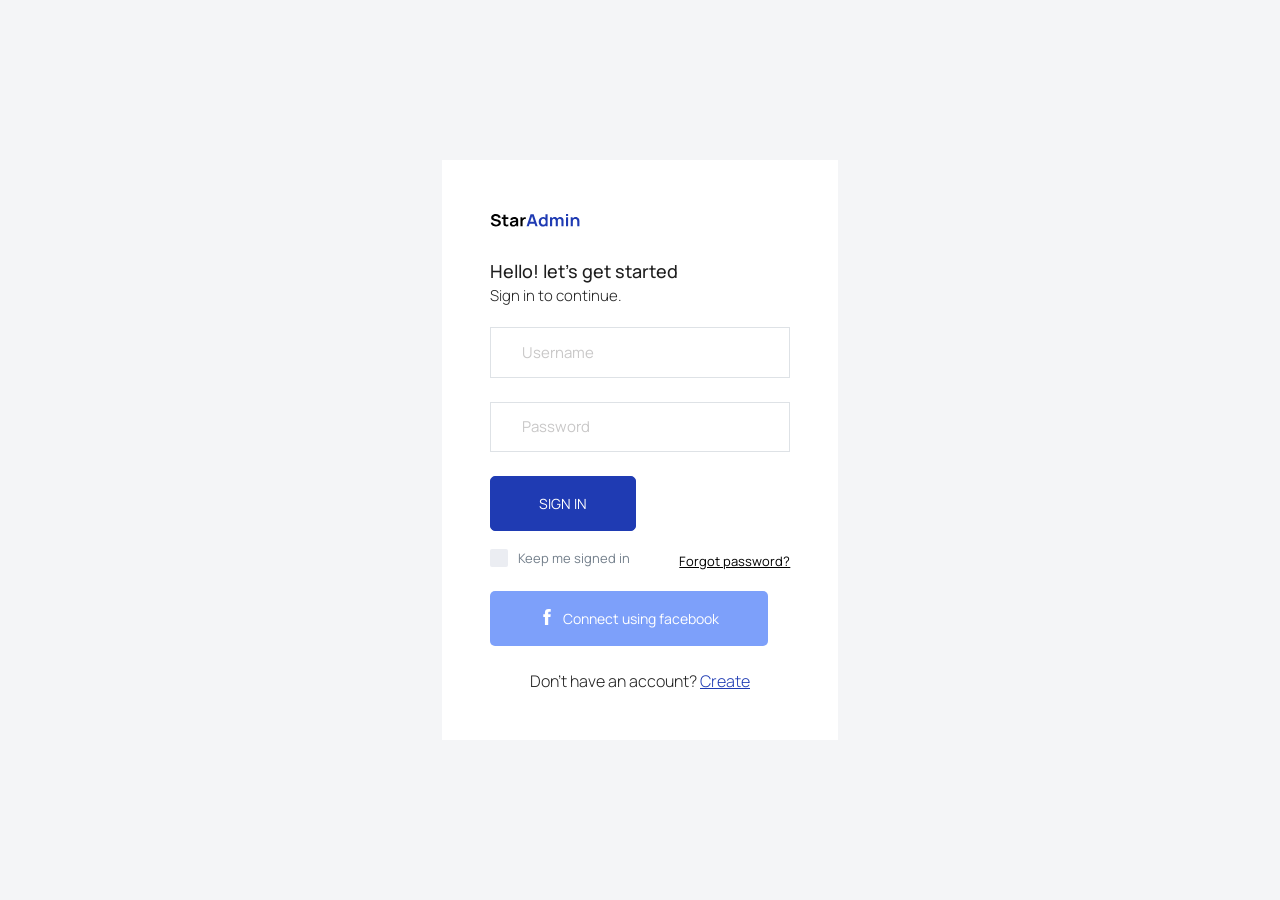
<file: tempend/template/pages/samples/login.html>
<!DOCTYPE html>
<html lang="en">

<head>
  <!-- Required meta tags -->
  <meta charset="utf-8">
  <meta name="viewport" content="width=device-width, initial-scale=1, shrink-to-fit=no">
  <title>Star Admin2 </title>
  <!-- plugins:css -->
  <link rel="stylesheet" href="../../vendors/feather/feather.css">
  <link rel="stylesheet" href="../../vendors/mdi/css/materialdesignicons.min.css">
  <link rel="stylesheet" href="../../vendors/ti-icons/css/themify-icons.css">
  <link rel="stylesheet" href="../../vendors/typicons/typicons.css">
  <link rel="stylesheet" href="../../vendors/simple-line-icons/css/simple-line-icons.css">
  <link rel="stylesheet" href="../../vendors/css/vendor.bundle.base.css">
  <!-- endinject -->
  <!-- Plugin css for this page -->
  <!-- End plugin css for this page -->
  <!-- inject:css -->
  <link rel="stylesheet" href="../../css/vertical-layout-light/style.css">
  <!-- endinject -->
  <link rel="shortcut icon" href="../../images/favicon.png" />
</head>

<body>
  <div class="container-scroller">
    <div class="container-fluid page-body-wrapper full-page-wrapper">
      <div class="content-wrapper d-flex align-items-center auth px-0">
        <div class="row w-100 mx-0">
          <div class="col-lg-4 mx-auto">
            <div class="auth-form-light text-left py-5 px-4 px-sm-5">
              <div class="brand-logo">
                <img src="../../images/logo.svg" alt="logo">
              </div>
              <h4>Hello! let's get started</h4>
              <h6 class="fw-light">Sign in to continue.</h6>
              <form class="pt-3">
                <div class="form-group">
                  <input type="email" class="form-control form-control-lg" id="exampleInputEmail1" placeholder="Username">
                </div>
                <div class="form-group">
                  <input type="password" class="form-control form-control-lg" id="exampleInputPassword1" placeholder="Password">
                </div>
                <div class="mt-3">
                  <a class="btn btn-block btn-primary btn-lg font-weight-medium auth-form-btn" href="../../index.html">SIGN IN</a>
                </div>
                <div class="my-2 d-flex justify-content-between align-items-center">
                  <div class="form-check">
                    <label class="form-check-label text-muted">
                      <input type="checkbox" class="form-check-input">
                      Keep me signed in
                    </label>
                  </div>
                  <a href="#" class="auth-link text-black">Forgot password?</a>
                </div>
                <div class="mb-2">
                  <button type="button" class="btn btn-block btn-facebook auth-form-btn">
                    <i class="ti-facebook me-2"></i>Connect using facebook
                  </button>
                </div>
                <div class="text-center mt-4 fw-light">
                  Don't have an account? <a href="register.html" class="text-primary">Create</a>
                </div>
              </form>
            </div>
          </div>
        </div>
      </div>
      <!-- content-wrapper ends -->
    </div>
    <!-- page-body-wrapper ends -->
  </div>
  <!-- container-scroller -->
  <!-- plugins:js -->
  <script src="../../vendors/js/vendor.bundle.base.js"></script>
  <!-- endinject -->
  <!-- Plugin js for this page -->
  <script src="../../vendors/bootstrap-datepicker/bootstrap-datepicker.min.js"></script>
  <!-- End plugin js for this page -->
  <!-- inject:js -->
  <script src="../../js/off-canvas.js"></script>
  <script src="../../js/hoverable-collapse.js"></script>
  <script src="../../js/template.js"></script>
  <script src="../../js/settings.js"></script>
  <script src="../../js/todolist.js"></script>
  <!-- endinject -->
</body>

</html>
</file>
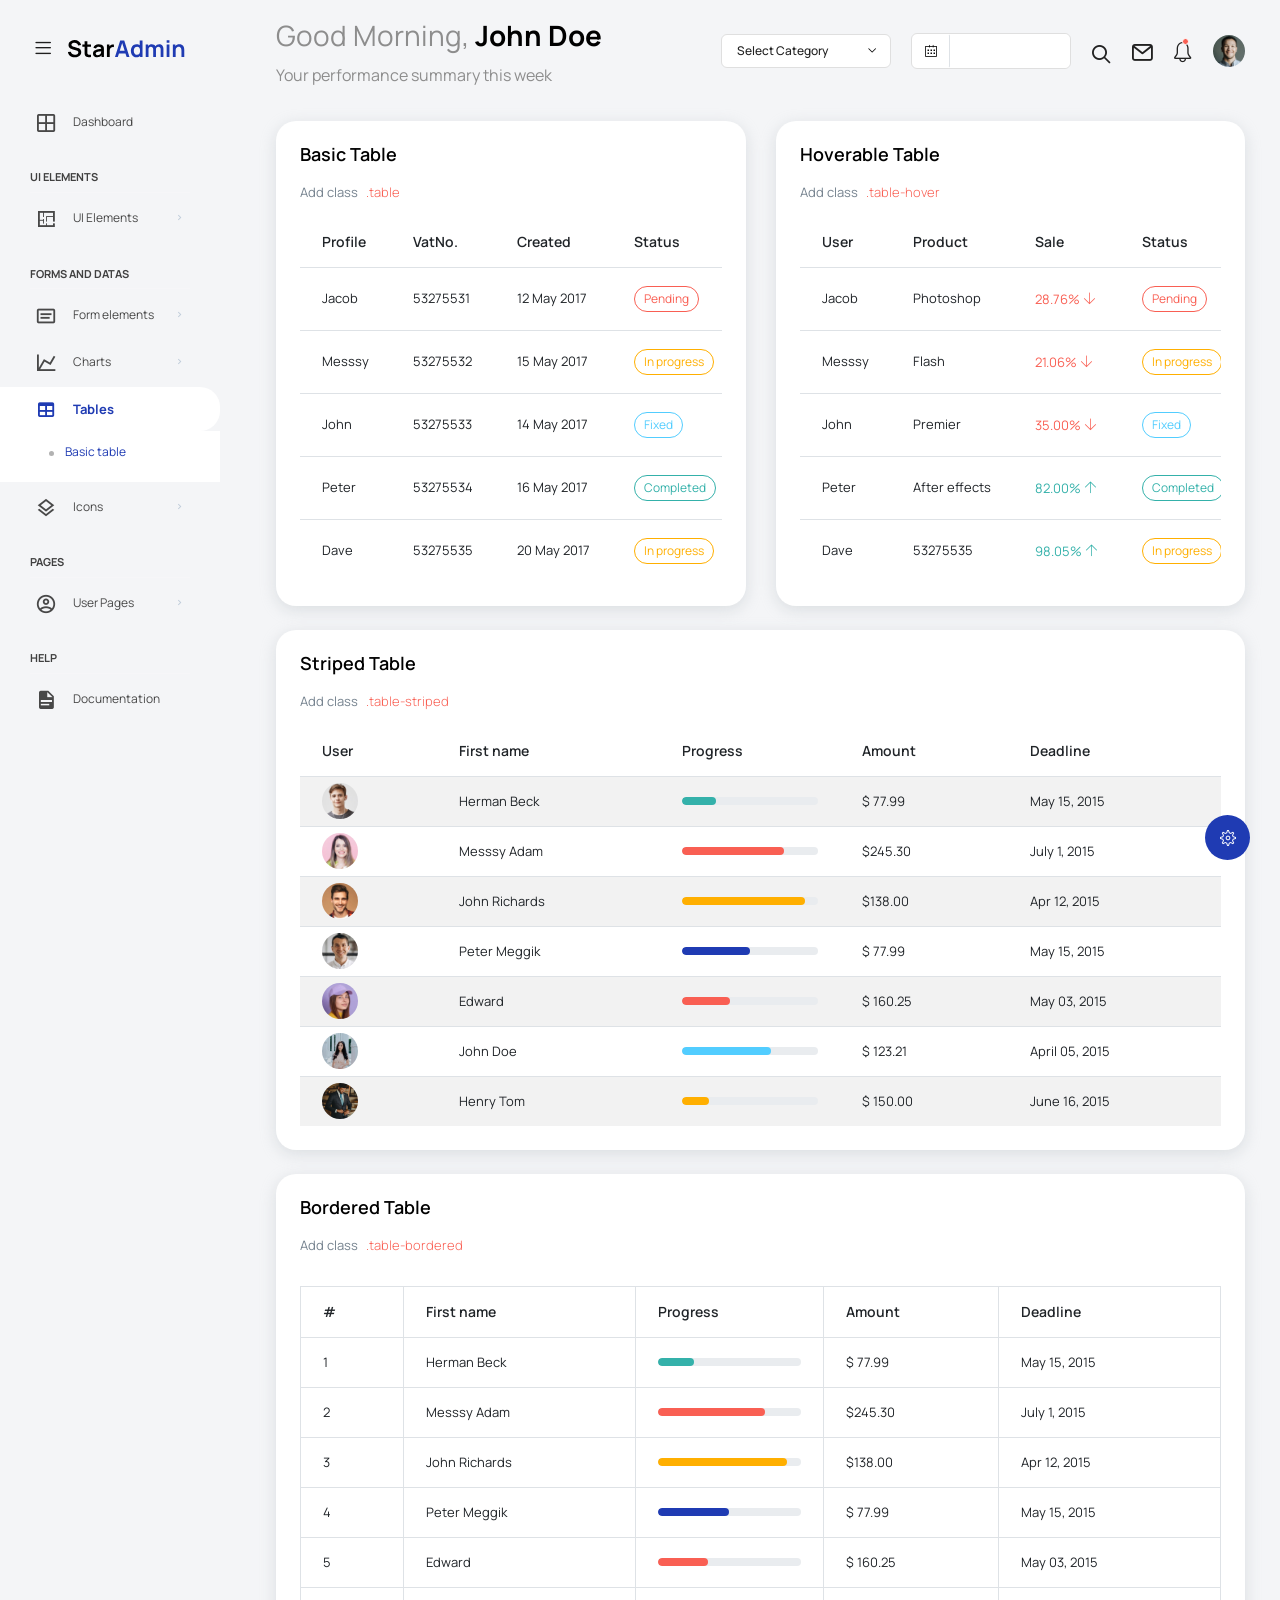
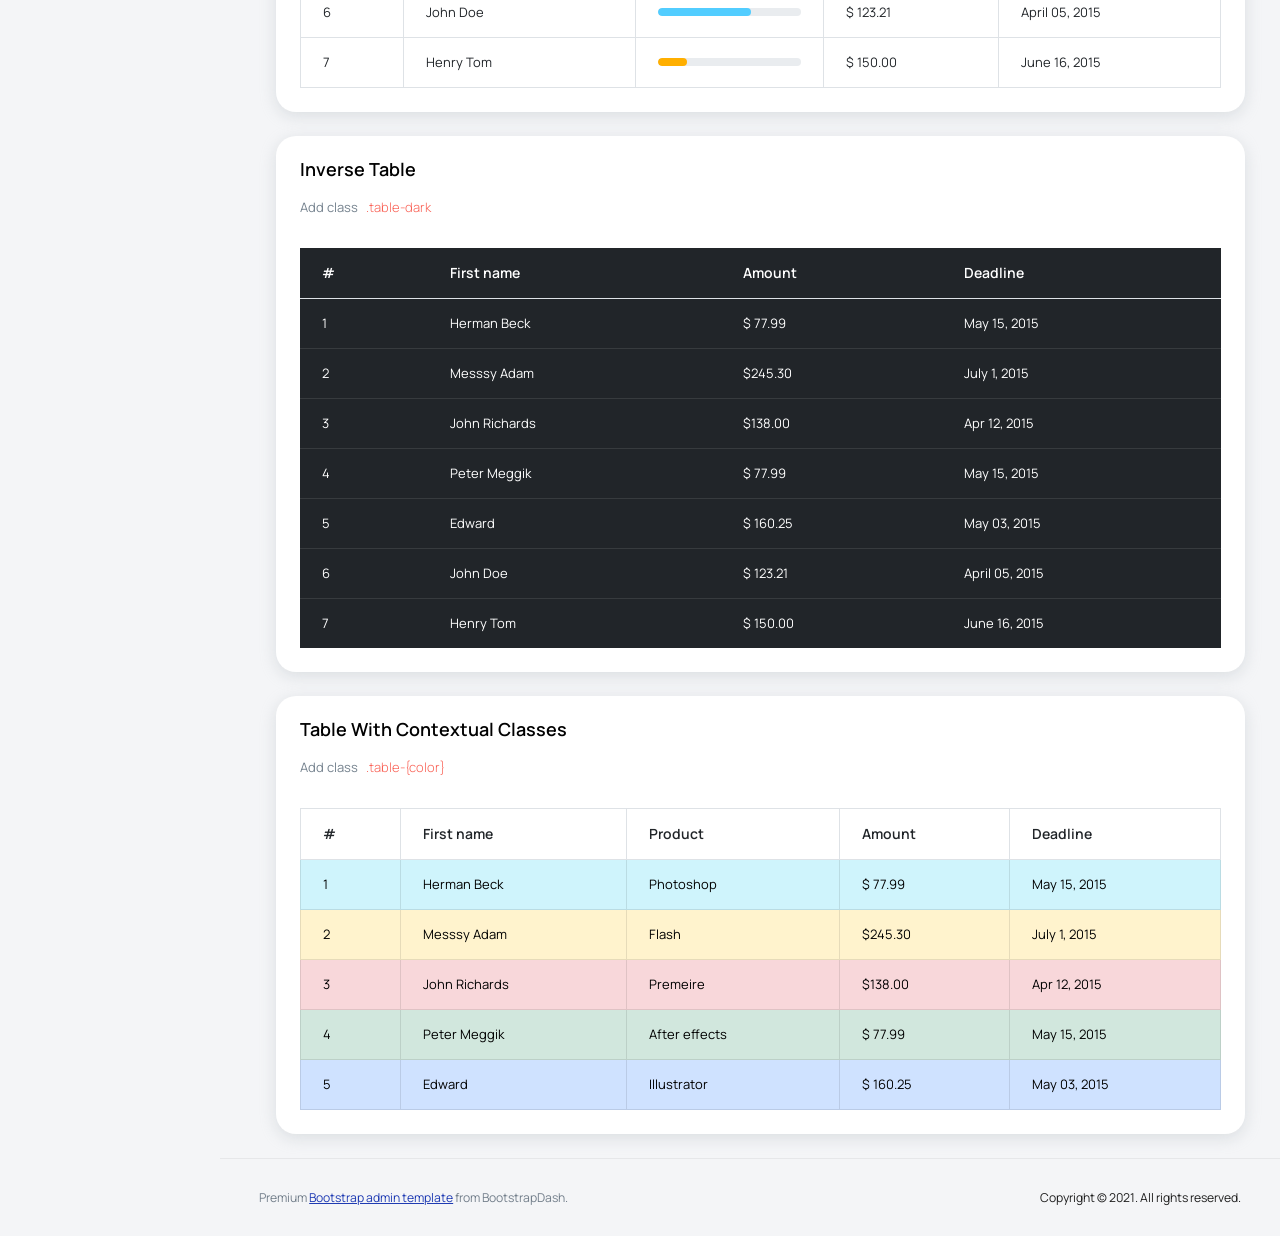
<file: tempend/template/pages/tables/basic-table.html>
<!DOCTYPE html>
<html lang="en">

<head>
  <!-- Required meta tags -->
  <meta charset="utf-8">
  <meta name="viewport" content="width=device-width, initial-scale=1, shrink-to-fit=no">
  <title>Star Admin2 </title>
  <!-- plugins:css -->
  <link rel="stylesheet" href="../../vendors/feather/feather.css">
  <link rel="stylesheet" href="../../vendors/mdi/css/materialdesignicons.min.css">
  <link rel="stylesheet" href="../../vendors/ti-icons/css/themify-icons.css">
  <link rel="stylesheet" href="../../vendors/typicons/typicons.css">
  <link rel="stylesheet" href="../../vendors/simple-line-icons/css/simple-line-icons.css">
  <link rel="stylesheet" href="../../vendors/css/vendor.bundle.base.css">
  <!-- endinject -->
  <!-- Plugin css for this page -->
  <!-- End plugin css for this page -->
  <!-- inject:css -->
  <link rel="stylesheet" href="../../css/vertical-layout-light/style.css">
  <!-- endinject -->
  <link rel="shortcut icon" href="../../images/favicon.png" />
</head>

<body>
  <div class="container-scroller">
    <!-- partial:../../partials/_navbar.html -->
    <nav class="navbar default-layout col-lg-12 col-12 p-0 fixed-top d-flex align-items-top flex-row">
      <div class="text-center navbar-brand-wrapper d-flex align-items-center justify-content-start">
        <div class="me-3">
          <button class="navbar-toggler navbar-toggler align-self-center" type="button" data-bs-toggle="minimize">
            <span class="icon-menu"></span>
          </button>
        </div>
        <div>
          <a class="navbar-brand brand-logo" href="../../index.html">
            <img src="../../images/logo.svg" alt="logo" />
          </a>
          <a class="navbar-brand brand-logo-mini" href="../../index.html">
            <img src="../../images/logo-mini.svg" alt="logo" />
          </a>
        </div>
      </div>
      <div class="navbar-menu-wrapper d-flex align-items-top"> 
        <ul class="navbar-nav">
          <li class="nav-item font-weight-semibold d-none d-lg-block ms-0">
            <h1 class="welcome-text">Good Morning, <span class="text-black fw-bold">John Doe</span></h1>
            <h3 class="welcome-sub-text">Your performance summary this week </h3>
          </li>
        </ul>
        <ul class="navbar-nav ms-auto">
          <li class="nav-item dropdown d-none d-lg-block">
            <a class="nav-link dropdown-bordered dropdown-toggle dropdown-toggle-split" id="messageDropdown" href="#" data-bs-toggle="dropdown" aria-expanded="false"> Select Category </a>
            <div class="dropdown-menu dropdown-menu-right navbar-dropdown preview-list pb-0" aria-labelledby="messageDropdown">
              <a class="dropdown-item py-3" >
                <p class="mb-0 font-weight-medium float-left">Select category</p>
              </a>
              <div class="dropdown-divider"></div>
              <a class="dropdown-item preview-item">
                <div class="preview-item-content flex-grow py-2">
                  <p class="preview-subject ellipsis font-weight-medium text-dark">Bootstrap Bundle </p>
                  <p class="fw-light small-text mb-0">This is a Bundle featuring 16 unique dashboards</p>
                </div>
              </a>
              <a class="dropdown-item preview-item">
                <div class="preview-item-content flex-grow py-2">
                  <p class="preview-subject ellipsis font-weight-medium text-dark">Angular Bundle</p>
                  <p class="fw-light small-text mb-0">Everything you’ll ever need for your Angular projects</p>
                </div>
              </a>
              <a class="dropdown-item preview-item">
                <div class="preview-item-content flex-grow py-2">
                  <p class="preview-subject ellipsis font-weight-medium text-dark">VUE Bundle</p>
                  <p class="fw-light small-text mb-0">Bundle of 6 Premium Vue Admin Dashboard</p>
                </div>
              </a>
              <a class="dropdown-item preview-item">
                <div class="preview-item-content flex-grow py-2">
                  <p class="preview-subject ellipsis font-weight-medium text-dark">React Bundle</p>
                  <p class="fw-light small-text mb-0">Bundle of 8 Premium React Admin Dashboard</p>
                </div>
              </a>
            </div>
          </li>
          <li class="nav-item d-none d-lg-block">
            <div id="datepicker-popup" class="input-group date datepicker navbar-date-picker">
              <span class="input-group-addon input-group-prepend border-right">
                <span class="icon-calendar input-group-text calendar-icon"></span>
              </span>
              <input type="text" class="form-control">
            </div>
          </li>
          <li class="nav-item">
            <form class="search-form" action="#">
              <i class="icon-search"></i>
              <input type="search" class="form-control" placeholder="Search Here" title="Search here">
            </form>
          </li>
          <li class="nav-item dropdown">
            <a class="nav-link count-indicator" id="notificationDropdown" href="#" data-bs-toggle="dropdown">
              <i class="icon-mail icon-lg"></i>
            </a>
            <div class="dropdown-menu dropdown-menu-right navbar-dropdown preview-list pb-0" aria-labelledby="notificationDropdown">
              <a class="dropdown-item py-3 border-bottom">
                <p class="mb-0 font-weight-medium float-left">You have 4 new notifications </p>
                <span class="badge badge-pill badge-primary float-right">View all</span>
              </a>
              <a class="dropdown-item preview-item py-3">
                <div class="preview-thumbnail">
                  <i class="mdi mdi-alert m-auto text-primary"></i>
                </div>
                <div class="preview-item-content">
                  <h6 class="preview-subject fw-normal text-dark mb-1">Application Error</h6>
                  <p class="fw-light small-text mb-0"> Just now </p>
                </div>
              </a>
              <a class="dropdown-item preview-item py-3">
                <div class="preview-thumbnail">
                  <i class="mdi mdi-settings m-auto text-primary"></i>
                </div>
                <div class="preview-item-content">
                  <h6 class="preview-subject fw-normal text-dark mb-1">Settings</h6>
                  <p class="fw-light small-text mb-0"> Private message </p>
                </div>
              </a>
              <a class="dropdown-item preview-item py-3">
                <div class="preview-thumbnail">
                  <i class="mdi mdi-airballoon m-auto text-primary"></i>
                </div>
                <div class="preview-item-content">
                  <h6 class="preview-subject fw-normal text-dark mb-1">New user registration</h6>
                  <p class="fw-light small-text mb-0"> 2 days ago </p>
                </div>
              </a>
            </div>
          </li>
          <li class="nav-item dropdown"> 
            <a class="nav-link count-indicator" id="countDropdown" href="#" data-bs-toggle="dropdown" aria-expanded="false">
              <i class="icon-bell"></i>
              <span class="count"></span>
            </a>
            <div class="dropdown-menu dropdown-menu-right navbar-dropdown preview-list pb-0" aria-labelledby="countDropdown">
              <a class="dropdown-item py-3">
                <p class="mb-0 font-weight-medium float-left">You have 7 unread mails </p>
                <span class="badge badge-pill badge-primary float-right">View all</span>
              </a>
              <div class="dropdown-divider"></div>
              <a class="dropdown-item preview-item">
                <div class="preview-thumbnail">
                  <img src="../../images/faces/face10.jpg" alt="image" class="img-sm profile-pic">
                </div>
                <div class="preview-item-content flex-grow py-2">
                  <p class="preview-subject ellipsis font-weight-medium text-dark">Marian Garner </p>
                  <p class="fw-light small-text mb-0"> The meeting is cancelled </p>
                </div>
              </a>
              <a class="dropdown-item preview-item">
                <div class="preview-thumbnail">
                  <img src="../../images/faces/face12.jpg" alt="image" class="img-sm profile-pic">
                </div>
                <div class="preview-item-content flex-grow py-2">
                  <p class="preview-subject ellipsis font-weight-medium text-dark">David Grey </p>
                  <p class="fw-light small-text mb-0"> The meeting is cancelled </p>
                </div>
              </a>
              <a class="dropdown-item preview-item">
                <div class="preview-thumbnail">
                  <img src="../../images/faces/face1.jpg" alt="image" class="img-sm profile-pic">
                </div>
                <div class="preview-item-content flex-grow py-2">
                  <p class="preview-subject ellipsis font-weight-medium text-dark">Travis Jenkins </p>
                  <p class="fw-light small-text mb-0"> The meeting is cancelled </p>
                </div>
              </a>
            </div>
          </li>
          <li class="nav-item dropdown d-none d-lg-block user-dropdown">
            <a class="nav-link" id="UserDropdown" href="#" data-bs-toggle="dropdown" aria-expanded="false">
              <img class="img-xs rounded-circle" src="../../images/faces/face8.jpg" alt="Profile image"> </a>
            <div class="dropdown-menu dropdown-menu-right navbar-dropdown" aria-labelledby="UserDropdown">
              <div class="dropdown-header text-center">
                <img class="img-md rounded-circle" src="../../images/faces/face8.jpg" alt="Profile image">
                <p class="mb-1 mt-3 font-weight-semibold">Allen Moreno</p>
                <p class="fw-light text-muted mb-0">allenmoreno@gmail.com</p>
              </div>
              <a class="dropdown-item"><i class="dropdown-item-icon mdi mdi-account-outline text-primary me-2"></i> My Profile <span class="badge badge-pill badge-danger">1</span></a>
              <a class="dropdown-item"><i class="dropdown-item-icon mdi mdi-message-text-outline text-primary me-2"></i> Messages</a>
              <a class="dropdown-item"><i class="dropdown-item-icon mdi mdi-calendar-check-outline text-primary me-2"></i> Activity</a>
              <a class="dropdown-item"><i class="dropdown-item-icon mdi mdi-help-circle-outline text-primary me-2"></i> FAQ</a>
              <a class="dropdown-item"><i class="dropdown-item-icon mdi mdi-power text-primary me-2"></i>Sign Out</a>
            </div>
          </li>
        </ul>
        <button class="navbar-toggler navbar-toggler-right d-lg-none align-self-center" type="button" data-bs-toggle="offcanvas">
          <span class="mdi mdi-menu"></span>
        </button>
      </div>
    </nav>
    <!-- partial -->
    <div class="container-fluid page-body-wrapper">
      <!-- partial:../../partials/_settings-panel.html -->
      <div class="theme-setting-wrapper">
        <div id="settings-trigger"><i class="ti-settings"></i></div>
        <div id="theme-settings" class="settings-panel">
          <i class="settings-close ti-close"></i>
          <p class="settings-heading">SIDEBAR SKINS</p>
          <div class="sidebar-bg-options selected" id="sidebar-light-theme"><div class="img-ss rounded-circle bg-light border me-3"></div>Light</div>
          <div class="sidebar-bg-options" id="sidebar-dark-theme"><div class="img-ss rounded-circle bg-dark border me-3"></div>Dark</div>
          <p class="settings-heading mt-2">HEADER SKINS</p>
          <div class="color-tiles mx-0 px-4">
            <div class="tiles success"></div>
            <div class="tiles warning"></div>
            <div class="tiles danger"></div>
            <div class="tiles info"></div>
            <div class="tiles dark"></div>
            <div class="tiles default"></div>
          </div>
        </div>
      </div>
      <div id="right-sidebar" class="settings-panel">
        <i class="settings-close ti-close"></i>
        <ul class="nav nav-tabs border-top" id="setting-panel" role="tablist">
          <li class="nav-item">
            <a class="nav-link active" id="todo-tab" data-bs-toggle="tab" href="#todo-section" role="tab" aria-controls="todo-section" aria-expanded="true">TO DO LIST</a>
          </li>
          <li class="nav-item">
            <a class="nav-link" id="chats-tab" data-bs-toggle="tab" href="#chats-section" role="tab" aria-controls="chats-section">CHATS</a>
          </li>
        </ul>
        <div class="tab-content" id="setting-content">
          <div class="tab-pane fade show active scroll-wrapper" id="todo-section" role="tabpanel" aria-labelledby="todo-section">
            <div class="add-items d-flex px-3 mb-0">
              <form class="form w-100">
                <div class="form-group d-flex">
                  <input type="text" class="form-control todo-list-input" placeholder="Add To-do">
                  <button type="submit" class="add btn btn-primary todo-list-add-btn" id="add-task">Add</button>
                </div>
              </form>
            </div>
            <div class="list-wrapper px-3">
              <ul class="d-flex flex-column-reverse todo-list">
                <li>
                  <div class="form-check">
                    <label class="form-check-label">
                      <input class="checkbox" type="checkbox">
                      Team review meeting at 3.00 PM
                    </label>
                  </div>
                  <i class="remove ti-close"></i>
                </li>
                <li>
                  <div class="form-check">
                    <label class="form-check-label">
                      <input class="checkbox" type="checkbox">
                      Prepare for presentation
                    </label>
                  </div>
                  <i class="remove ti-close"></i>
                </li>
                <li>
                  <div class="form-check">
                    <label class="form-check-label">
                      <input class="checkbox" type="checkbox">
                      Resolve all the low priority tickets due today
                    </label>
                  </div>
                  <i class="remove ti-close"></i>
                </li>
                <li class="completed">
                  <div class="form-check">
                    <label class="form-check-label">
                      <input class="checkbox" type="checkbox" checked>
                      Schedule meeting for next week
                    </label>
                  </div>
                  <i class="remove ti-close"></i>
                </li>
                <li class="completed">
                  <div class="form-check">
                    <label class="form-check-label">
                      <input class="checkbox" type="checkbox" checked>
                      Project review
                    </label>
                  </div>
                  <i class="remove ti-close"></i>
                </li>
              </ul>
            </div>
            <h4 class="px-3 text-muted mt-5 fw-light mb-0">Events</h4>
            <div class="events pt-4 px-3">
              <div class="wrapper d-flex mb-2">
                <i class="ti-control-record text-primary me-2"></i>
                <span>Feb 11 2018</span>
              </div>
              <p class="mb-0 font-weight-thin text-gray">Creating component page build a js</p>
              <p class="text-gray mb-0">The total number of sessions</p>
            </div>
            <div class="events pt-4 px-3">
              <div class="wrapper d-flex mb-2">
                <i class="ti-control-record text-primary me-2"></i>
                <span>Feb 7 2018</span>
              </div>
              <p class="mb-0 font-weight-thin text-gray">Meeting with Alisa</p>
              <p class="text-gray mb-0 ">Call Sarah Graves</p>
            </div>
          </div>
          <!-- To do section tab ends -->
          <div class="tab-pane fade" id="chats-section" role="tabpanel" aria-labelledby="chats-section">
            <div class="d-flex align-items-center justify-content-between border-bottom">
              <p class="settings-heading border-top-0 mb-3 pl-3 pt-0 border-bottom-0 pb-0">Friends</p>
              <small class="settings-heading border-top-0 mb-3 pt-0 border-bottom-0 pb-0 pr-3 fw-normal">See All</small>
            </div>
            <ul class="chat-list">
              <li class="list active">
                <div class="profile"><img src="../../images/faces/face1.jpg" alt="image"><span class="online"></span></div>
                <div class="info">
                  <p>Thomas Douglas</p>
                  <p>Available</p>
                </div>
                <small class="text-muted my-auto">19 min</small>
              </li>
              <li class="list">
                <div class="profile"><img src="../../images/faces/face2.jpg" alt="image"><span class="offline"></span></div>
                <div class="info">
                  <div class="wrapper d-flex">
                    <p>Catherine</p>
                  </div>
                  <p>Away</p>
                </div>
                <div class="badge badge-success badge-pill my-auto mx-2">4</div>
                <small class="text-muted my-auto">23 min</small>
              </li>
              <li class="list">
                <div class="profile"><img src="../../images/faces/face3.jpg" alt="image"><span class="online"></span></div>
                <div class="info">
                  <p>Daniel Russell</p>
                  <p>Available</p>
                </div>
                <small class="text-muted my-auto">14 min</small>
              </li>
              <li class="list">
                <div class="profile"><img src="../../images/faces/face4.jpg" alt="image"><span class="offline"></span></div>
                <div class="info">
                  <p>James Richardson</p>
                  <p>Away</p>
                </div>
                <small class="text-muted my-auto">2 min</small>
              </li>
              <li class="list">
                <div class="profile"><img src="../../images/faces/face5.jpg" alt="image"><span class="online"></span></div>
                <div class="info">
                  <p>Madeline Kennedy</p>
                  <p>Available</p>
                </div>
                <small class="text-muted my-auto">5 min</small>
              </li>
              <li class="list">
                <div class="profile"><img src="../../images/faces/face6.jpg" alt="image"><span class="online"></span></div>
                <div class="info">
                  <p>Sarah Graves</p>
                  <p>Available</p>
                </div>
                <small class="text-muted my-auto">47 min</small>
              </li>
            </ul>
          </div>
          <!-- chat tab ends -->
        </div>
      </div>
      <!-- partial -->
      <!-- partial:../../partials/_sidebar.html -->
      <nav class="sidebar sidebar-offcanvas" id="sidebar">
        <ul class="nav">
          <li class="nav-item">
            <a class="nav-link" href="../../index.html">
              <i class="mdi mdi-grid-large menu-icon"></i>
              <span class="menu-title">Dashboard</span>
            </a>
          </li>
          <li class="nav-item nav-category">UI Elements</li>
          <li class="nav-item">
            <a class="nav-link" data-bs-toggle="collapse" href="#ui-basic" aria-expanded="false" aria-controls="ui-basic">
              <i class="menu-icon mdi mdi-floor-plan"></i>
              <span class="menu-title">UI Elements</span>
              <i class="menu-arrow"></i> 
            </a>
            <div class="collapse" id="ui-basic">
              <ul class="nav flex-column sub-menu">
                <li class="nav-item"> <a class="nav-link" href="../../pages/ui-features/buttons.html">Buttons</a></li>
                <li class="nav-item"> <a class="nav-link" href="../../pages/ui-features/dropdowns.html">Dropdowns</a></li>
                <li class="nav-item"> <a class="nav-link" href="../../pages/ui-features/typography.html">Typography</a></li>
              </ul>
            </div>
          </li>
          <li class="nav-item nav-category">Forms and Datas</li>
          <li class="nav-item">
            <a class="nav-link" data-bs-toggle="collapse" href="#form-elements" aria-expanded="false" aria-controls="form-elements">
              <i class="menu-icon mdi mdi-card-text-outline"></i>
              <span class="menu-title">Form elements</span>
              <i class="menu-arrow"></i>
            </a>
            <div class="collapse" id="form-elements">
              <ul class="nav flex-column sub-menu">
                <li class="nav-item"><a class="nav-link" href="../../pages/forms/basic_elements.html">Basic Elements</a></li>
              </ul>
            </div>
          </li>
          <li class="nav-item">
            <a class="nav-link" data-bs-toggle="collapse" href="#charts" aria-expanded="false" aria-controls="charts">
              <i class="menu-icon mdi mdi-chart-line"></i>
              <span class="menu-title">Charts</span>
              <i class="menu-arrow"></i>
            </a>
            <div class="collapse" id="charts">
              <ul class="nav flex-column sub-menu">
                <li class="nav-item"> <a class="nav-link" href="../../pages/charts/chartjs.html">ChartJs</a></li>
              </ul>
            </div>
          </li>
          <li class="nav-item">
            <a class="nav-link" data-bs-toggle="collapse" href="#tables" aria-expanded="false" aria-controls="tables">
              <i class="menu-icon mdi mdi-table"></i>
              <span class="menu-title">Tables</span>
              <i class="menu-arrow"></i>
            </a>
            <div class="collapse" id="tables">
              <ul class="nav flex-column sub-menu">
                <li class="nav-item"> <a class="nav-link" href="../../pages/tables/basic-table.html">Basic table</a></li>
              </ul>
            </div>
          </li>
          <li class="nav-item">
            <a class="nav-link" data-bs-toggle="collapse" href="#icons" aria-expanded="false" aria-controls="icons">
              <i class="menu-icon mdi mdi-layers-outline"></i>
              <span class="menu-title">Icons</span>
              <i class="menu-arrow"></i>
            </a>
            <div class="collapse" id="icons">
              <ul class="nav flex-column sub-menu">
                <li class="nav-item"> <a class="nav-link" href="../../pages/icons/mdi.html">Mdi icons</a></li>
              </ul>
            </div>
          </li>
          <li class="nav-item nav-category">pages</li>
          <li class="nav-item">
            <a class="nav-link" data-bs-toggle="collapse" href="#auth" aria-expanded="false" aria-controls="auth">
              <i class="menu-icon mdi mdi-account-circle-outline"></i>
              <span class="menu-title">User Pages</span>
              <i class="menu-arrow"></i>
            </a>
            <div class="collapse" id="auth">
              <ul class="nav flex-column sub-menu">
                <li class="nav-item"> <a class="nav-link" href="../../pages/samples/login.html"> Login </a></li>
              </ul>
            </div>
          </li>
          <li class="nav-item nav-category">help</li>
          <li class="nav-item">
            <a class="nav-link" href="http://bootstrapdash.com/demo/star-admin2-free/docs/documentation.html">
              <i class="menu-icon mdi mdi-file-document"></i>
              <span class="menu-title">Documentation</span>
            </a>
          </li>
        </ul>
      </nav>
      <!-- partial -->
      <div class="main-panel">
        <div class="content-wrapper">
          <div class="row">
            <div class="col-lg-6 grid-margin stretch-card">
              <div class="card">
                <div class="card-body">
                  <h4 class="card-title">Basic Table</h4>
                  <p class="card-description">
                    Add class <code>.table</code>
                  </p>
                  <div class="table-responsive">
                    <table class="table">
                      <thead>
                        <tr>
                          <th>Profile</th>
                          <th>VatNo.</th>
                          <th>Created</th>
                          <th>Status</th>
                        </tr>
                      </thead>
                      <tbody>
                        <tr>
                          <td>Jacob</td>
                          <td>53275531</td>
                          <td>12 May 2017</td>
                          <td><label class="badge badge-danger">Pending</label></td>
                        </tr>
                        <tr>
                          <td>Messsy</td>
                          <td>53275532</td>
                          <td>15 May 2017</td>
                          <td><label class="badge badge-warning">In progress</label></td>
                        </tr>
                        <tr>
                          <td>John</td>
                          <td>53275533</td>
                          <td>14 May 2017</td>
                          <td><label class="badge badge-info">Fixed</label></td>
                        </tr>
                        <tr>
                          <td>Peter</td>
                          <td>53275534</td>
                          <td>16 May 2017</td>
                          <td><label class="badge badge-success">Completed</label></td>
                        </tr>
                        <tr>
                          <td>Dave</td>
                          <td>53275535</td>
                          <td>20 May 2017</td>
                          <td><label class="badge badge-warning">In progress</label></td>
                        </tr>
                      </tbody>
                    </table>
                  </div>
                </div>
              </div>
            </div>
            <div class="col-lg-6 grid-margin stretch-card">
              <div class="card">
                <div class="card-body">
                  <h4 class="card-title">Hoverable Table</h4>
                  <p class="card-description">
                    Add class <code>.table-hover</code>
                  </p>
                  <div class="table-responsive">
                    <table class="table table-hover">
                      <thead>
                        <tr>
                          <th>User</th>
                          <th>Product</th>
                          <th>Sale</th>
                          <th>Status</th>
                        </tr>
                      </thead>
                      <tbody>
                        <tr>
                          <td>Jacob</td>
                          <td>Photoshop</td>
                          <td class="text-danger"> 28.76% <i class="ti-arrow-down"></i></td>
                          <td><label class="badge badge-danger">Pending</label></td>
                        </tr>
                        <tr>
                          <td>Messsy</td>
                          <td>Flash</td>
                          <td class="text-danger"> 21.06% <i class="ti-arrow-down"></i></td>
                          <td><label class="badge badge-warning">In progress</label></td>
                        </tr>
                        <tr>
                          <td>John</td>
                          <td>Premier</td>
                          <td class="text-danger"> 35.00% <i class="ti-arrow-down"></i></td>
                          <td><label class="badge badge-info">Fixed</label></td>
                        </tr>
                        <tr>
                          <td>Peter</td>
                          <td>After effects</td>
                          <td class="text-success"> 82.00% <i class="ti-arrow-up"></i></td>
                          <td><label class="badge badge-success">Completed</label></td>
                        </tr>
                        <tr>
                          <td>Dave</td>
                          <td>53275535</td>
                          <td class="text-success"> 98.05% <i class="ti-arrow-up"></i></td>
                          <td><label class="badge badge-warning">In progress</label></td>
                        </tr>
                      </tbody>
                    </table>
                  </div>
                </div>
              </div>
            </div>
            <div class="col-lg-12 grid-margin stretch-card">
              <div class="card">
                <div class="card-body">
                  <h4 class="card-title">Striped Table</h4>
                  <p class="card-description">
                    Add class <code>.table-striped</code>
                  </p>
                  <div class="table-responsive">
                    <table class="table table-striped">
                      <thead>
                        <tr>
                          <th>
                            User
                          </th>
                          <th>
                            First name
                          </th>
                          <th>
                            Progress
                          </th>
                          <th>
                            Amount
                          </th>
                          <th>
                            Deadline
                          </th>
                        </tr>
                      </thead>
                      <tbody>
                        <tr>
                          <td class="py-1">
                            <img src="../../images/faces/face1.jpg" alt="image"/>
                          </td>
                          <td>
                            Herman Beck
                          </td>
                          <td>
                            <div class="progress">
                              <div class="progress-bar bg-success" role="progressbar" style="width: 25%" aria-valuenow="25" aria-valuemin="0" aria-valuemax="100"></div>
                            </div>
                          </td>
                          <td>
                            $ 77.99
                          </td>
                          <td>
                            May 15, 2015
                          </td>
                        </tr>
                        <tr>
                          <td class="py-1">
                            <img src="../../images/faces/face2.jpg" alt="image"/>
                          </td>
                          <td>
                            Messsy Adam
                          </td>
                          <td>
                            <div class="progress">
                              <div class="progress-bar bg-danger" role="progressbar" style="width: 75%" aria-valuenow="75" aria-valuemin="0" aria-valuemax="100"></div>
                            </div>
                          </td>
                          <td>
                            $245.30
                          </td>
                          <td>
                            July 1, 2015
                          </td>
                        </tr>
                        <tr>
                          <td class="py-1">
                            <img src="../../images/faces/face3.jpg" alt="image"/>
                          </td>
                          <td>
                            John Richards
                          </td>
                          <td>
                            <div class="progress">
                              <div class="progress-bar bg-warning" role="progressbar" style="width: 90%" aria-valuenow="90" aria-valuemin="0" aria-valuemax="100"></div>
                            </div>
                          </td>
                          <td>
                            $138.00
                          </td>
                          <td>
                            Apr 12, 2015
                          </td>
                        </tr>
                        <tr>
                          <td class="py-1">
                            <img src="../../images/faces/face4.jpg" alt="image"/>
                          </td>
                          <td>
                            Peter Meggik
                          </td>
                          <td>
                            <div class="progress">
                              <div class="progress-bar bg-primary" role="progressbar" style="width: 50%" aria-valuenow="50" aria-valuemin="0" aria-valuemax="100"></div>
                            </div>
                          </td>
                          <td>
                            $ 77.99
                          </td>
                          <td>
                            May 15, 2015
                          </td>
                        </tr>
                        <tr>
                          <td class="py-1">
                            <img src="../../images/faces/face5.jpg" alt="image"/>
                          </td>
                          <td>
                            Edward
                          </td>
                          <td>
                            <div class="progress">
                              <div class="progress-bar bg-danger" role="progressbar" style="width: 35%" aria-valuenow="35" aria-valuemin="0" aria-valuemax="100"></div>
                            </div>
                          </td>
                          <td>
                            $ 160.25
                          </td>
                          <td>
                            May 03, 2015
                          </td>
                        </tr>
                        <tr>
                          <td class="py-1">
                            <img src="../../images/faces/face6.jpg" alt="image"/>
                          </td>
                          <td>
                            John Doe
                          </td>
                          <td>
                            <div class="progress">
                              <div class="progress-bar bg-info" role="progressbar" style="width: 65%" aria-valuenow="65" aria-valuemin="0" aria-valuemax="100"></div>
                            </div>
                          </td>
                          <td>
                            $ 123.21
                          </td>
                          <td>
                            April 05, 2015
                          </td>
                        </tr>
                        <tr>
                          <td class="py-1">
                            <img src="../../images/faces/face7.jpg" alt="image"/>
                          </td>
                          <td>
                            Henry Tom
                          </td>
                          <td>
                            <div class="progress">
                              <div class="progress-bar bg-warning" role="progressbar" style="width: 20%" aria-valuenow="20" aria-valuemin="0" aria-valuemax="100"></div>
                            </div>
                          </td>
                          <td>
                            $ 150.00
                          </td>
                          <td>
                            June 16, 2015
                          </td>
                        </tr>
                      </tbody>
                    </table>
                  </div>
                </div>
              </div>
            </div>
            <div class="col-lg-12 grid-margin stretch-card">
              <div class="card">
                <div class="card-body">
                  <h4 class="card-title">Bordered table</h4>
                  <p class="card-description">
                    Add class <code>.table-bordered</code>
                  </p>
                  <div class="table-responsive pt-3">
                    <table class="table table-bordered">
                      <thead>
                        <tr>
                          <th>
                            #
                          </th>
                          <th>
                            First name
                          </th>
                          <th>
                            Progress
                          </th>
                          <th>
                            Amount
                          </th>
                          <th>
                            Deadline
                          </th>
                        </tr>
                      </thead>
                      <tbody>
                        <tr>
                          <td>
                            1
                          </td>
                          <td>
                            Herman Beck
                          </td>
                          <td>
                            <div class="progress">
                              <div class="progress-bar bg-success" role="progressbar" style="width: 25%" aria-valuenow="25" aria-valuemin="0" aria-valuemax="100"></div>
                            </div>
                          </td>
                          <td>
                            $ 77.99
                          </td>
                          <td>
                            May 15, 2015
                          </td>
                        </tr>
                        <tr>
                          <td>
                            2
                          </td>
                          <td>
                            Messsy Adam
                          </td>
                          <td>
                            <div class="progress">
                              <div class="progress-bar bg-danger" role="progressbar" style="width: 75%" aria-valuenow="75" aria-valuemin="0" aria-valuemax="100"></div>
                            </div>
                          </td>
                          <td>
                            $245.30
                          </td>
                          <td>
                            July 1, 2015
                          </td>
                        </tr>
                        <tr>
                          <td>
                            3
                          </td>
                          <td>
                            John Richards
                          </td>
                          <td>
                            <div class="progress">
                              <div class="progress-bar bg-warning" role="progressbar" style="width: 90%" aria-valuenow="90" aria-valuemin="0" aria-valuemax="100"></div>
                            </div>
                          </td>
                          <td>
                            $138.00
                          </td>
                          <td>
                            Apr 12, 2015
                          </td>
                        </tr>
                        <tr>
                          <td>
                            4
                          </td>
                          <td>
                            Peter Meggik
                          </td>
                          <td>
                            <div class="progress">
                              <div class="progress-bar bg-primary" role="progressbar" style="width: 50%" aria-valuenow="50" aria-valuemin="0" aria-valuemax="100"></div>
                            </div>
                          </td>
                          <td>
                            $ 77.99
                          </td>
                          <td>
                            May 15, 2015
                          </td>
                        </tr>
                        <tr>
                          <td>
                            5
                          </td>
                          <td>
                            Edward
                          </td>
                          <td>
                            <div class="progress">
                              <div class="progress-bar bg-danger" role="progressbar" style="width: 35%" aria-valuenow="35" aria-valuemin="0" aria-valuemax="100"></div>
                            </div>
                          </td>
                          <td>
                            $ 160.25
                          </td>
                          <td>
                            May 03, 2015
                          </td>
                        </tr>
                        <tr>
                          <td>
                            6
                          </td>
                          <td>
                            John Doe
                          </td>
                          <td>
                            <div class="progress">
                              <div class="progress-bar bg-info" role="progressbar" style="width: 65%" aria-valuenow="65" aria-valuemin="0" aria-valuemax="100"></div>
                            </div>
                          </td>
                          <td>
                            $ 123.21
                          </td>
                          <td>
                            April 05, 2015
                          </td>
                        </tr>
                        <tr>
                          <td>
                            7
                          </td>
                          <td>
                            Henry Tom
                          </td>
                          <td>
                            <div class="progress">
                              <div class="progress-bar bg-warning" role="progressbar" style="width: 20%" aria-valuenow="20" aria-valuemin="0" aria-valuemax="100"></div>
                            </div>
                          </td>
                          <td>
                            $ 150.00
                          </td>
                          <td>
                            June 16, 2015
                          </td>
                        </tr>
                      </tbody>
                    </table>
                  </div>
                </div>
              </div>
            </div>
            <div class="col-lg-12 grid-margin stretch-card">
              <div class="card">
                <div class="card-body">
                  <h4 class="card-title">Inverse table</h4>
                  <p class="card-description">
                    Add class <code>.table-dark</code>
                  </p>
                  <div class="table-responsive pt-3">
                    <table class="table table-dark">
                      <thead>
                        <tr>
                          <th>
                            #
                          </th>
                          <th>
                            First name
                          </th>
                          <th>
                            Amount
                          </th>
                          <th>
                            Deadline
                          </th>
                        </tr>
                      </thead>
                      <tbody>
                        <tr>
                          <td>
                            1
                          </td>
                          <td>
                            Herman Beck
                          </td>
                          <td>
                            $ 77.99
                          </td>
                          <td>
                            May 15, 2015
                          </td>
                        </tr>
                        <tr>
                          <td>
                            2
                          </td>
                          <td>
                            Messsy Adam
                          </td>
                          <td>
                            $245.30
                          </td>
                          <td>
                            July 1, 2015
                          </td>
                        </tr>
                        <tr>
                          <td>
                            3
                          </td>
                          <td>
                            John Richards
                          </td>
                          <td>
                            $138.00
                          </td>
                          <td>
                            Apr 12, 2015
                          </td>
                        </tr>
                        <tr>
                          <td>
                            4
                          </td>
                          <td>
                            Peter Meggik
                          </td>
                          <td>
                            $ 77.99
                          </td>
                          <td>
                            May 15, 2015
                          </td>
                        </tr>
                        <tr>
                          <td>
                            5
                          </td>
                          <td>
                            Edward
                          </td>
                          <td>
                            $ 160.25
                          </td>
                          <td>
                            May 03, 2015
                          </td>
                        </tr>
                        <tr>
                          <td>
                            6
                          </td>
                          <td>
                            John Doe
                          </td>
                          <td>
                            $ 123.21
                          </td>
                          <td>
                            April 05, 2015
                          </td>
                        </tr>
                        <tr>
                          <td>
                            7
                          </td>
                          <td>
                            Henry Tom
                          </td>
                          <td>
                            $ 150.00
                          </td>
                          <td>
                            June 16, 2015
                          </td>
                        </tr>
                      </tbody>
                    </table>
                  </div>
                </div>
              </div>
            </div>
            <div class="col-lg-12 stretch-card">
              <div class="card">
                <div class="card-body">
                  <h4 class="card-title">Table with contextual classes</h4>
                  <p class="card-description">
                    Add class <code>.table-{color}</code>
                  </p>
                  <div class="table-responsive pt-3">
                    <table class="table table-bordered">
                      <thead>
                        <tr>
                          <th>
                            #
                          </th>
                          <th>
                            First name
                          </th>
                          <th>
                            Product
                          </th>
                          <th>
                            Amount
                          </th>
                          <th>
                            Deadline
                          </th>
                        </tr>
                      </thead>
                      <tbody>
                        <tr class="table-info">
                          <td>
                            1
                          </td>
                          <td>
                            Herman Beck
                          </td>
                          <td>
                            Photoshop
                          </td>
                          <td>
                            $ 77.99
                          </td>
                          <td>
                            May 15, 2015
                          </td>
                        </tr>
                        <tr class="table-warning">
                          <td>
                            2
                          </td>
                          <td>
                            Messsy Adam
                          </td>
                          <td>
                            Flash
                          </td>
                          <td>
                            $245.30
                          </td>
                          <td>
                            July 1, 2015
                          </td>
                        </tr>
                        <tr class="table-danger">
                          <td>
                            3
                          </td>
                          <td>
                            John Richards
                          </td>
                          <td>
                            Premeire
                          </td>
                          <td>
                            $138.00
                          </td>
                          <td>
                            Apr 12, 2015
                          </td>
                        </tr>
                        <tr class="table-success">
                          <td>
                            4
                          </td>
                          <td>
                            Peter Meggik
                          </td>
                          <td>
                            After effects
                          </td>
                          <td>
                            $ 77.99
                          </td>
                          <td>
                            May 15, 2015
                          </td>
                        </tr>
                        <tr class="table-primary">
                          <td>
                            5
                          </td>
                          <td>
                            Edward
                          </td>
                          <td>
                            Illustrator
                          </td>
                          <td>
                            $ 160.25
                          </td>
                          <td>
                            May 03, 2015
                          </td>
                        </tr>
                      </tbody>
                    </table>
                  </div>
                </div>
              </div>
            </div>
          </div>
        </div>
        <!-- content-wrapper ends -->
        <!-- partial:../../partials/_footer.html -->
        <footer class="footer">
          <div class="d-sm-flex justify-content-center justify-content-sm-between">
            <span class="text-muted text-center text-sm-left d-block d-sm-inline-block">Premium <a href="https://www.bootstrapdash.com/" target="_blank">Bootstrap admin template</a> from BootstrapDash.</span>
            <span class="float-none float-sm-right d-block mt-1 mt-sm-0 text-center">Copyright © 2021. All rights reserved.</span>
          </div>
        </footer>
        <!-- partial -->
      </div>
      <!-- main-panel ends -->
    </div>
    <!-- page-body-wrapper ends -->
  </div>
  <!-- container-scroller -->
  <!-- plugins:js -->
  <script src="../../vendors/js/vendor.bundle.base.js"></script>
  <!-- endinject -->
  <!-- Plugin js for this page -->
  <script src="../../vendors/bootstrap-datepicker/bootstrap-datepicker.min.js"></script>
  <!-- End plugin js for this page -->
  <!-- inject:js -->
  <script src="../../js/off-canvas.js"></script>
  <script src="../../js/hoverable-collapse.js"></script>
  <script src="../../js/template.js"></script>
  <script src="../../js/settings.js"></script>
  <script src="../../js/todolist.js"></script>
  <!-- endinject -->
  <!-- Custom js for this page-->
  <!-- End custom js for this page-->
</body>

</html>
</file>
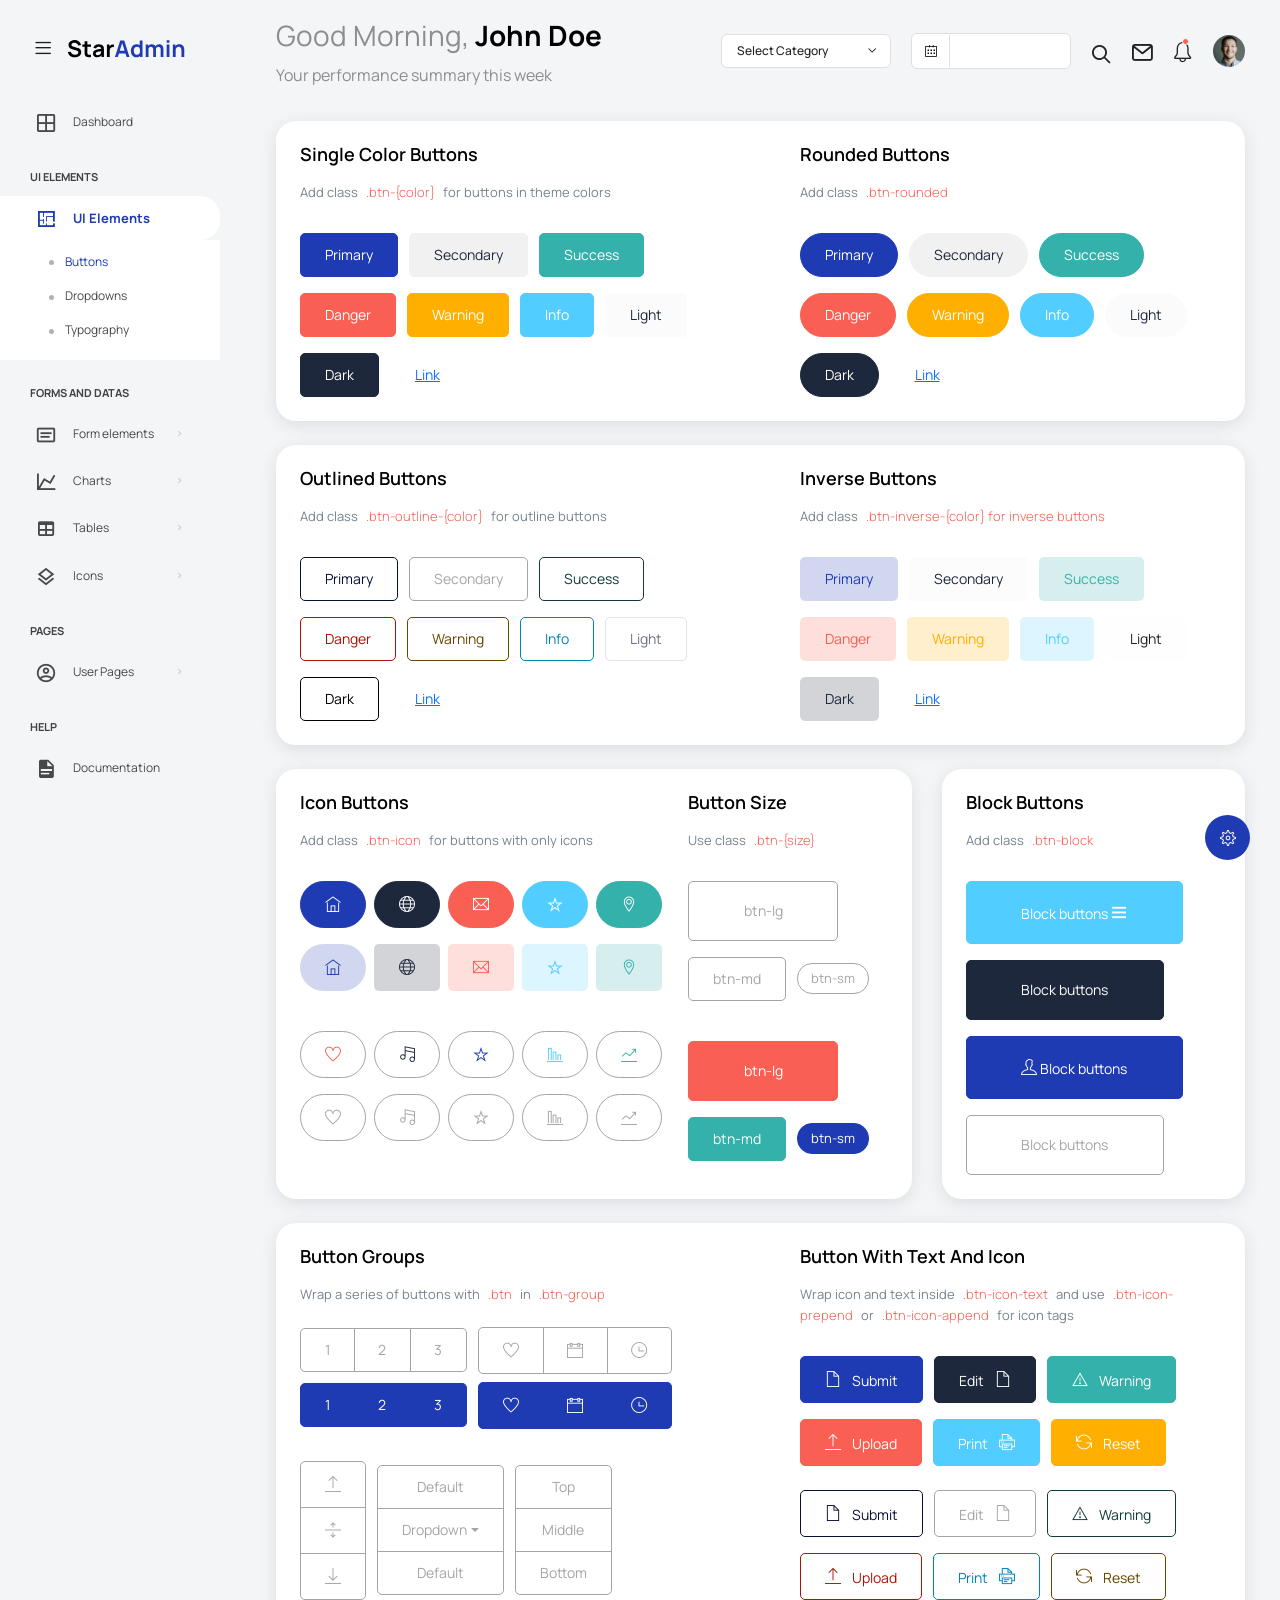
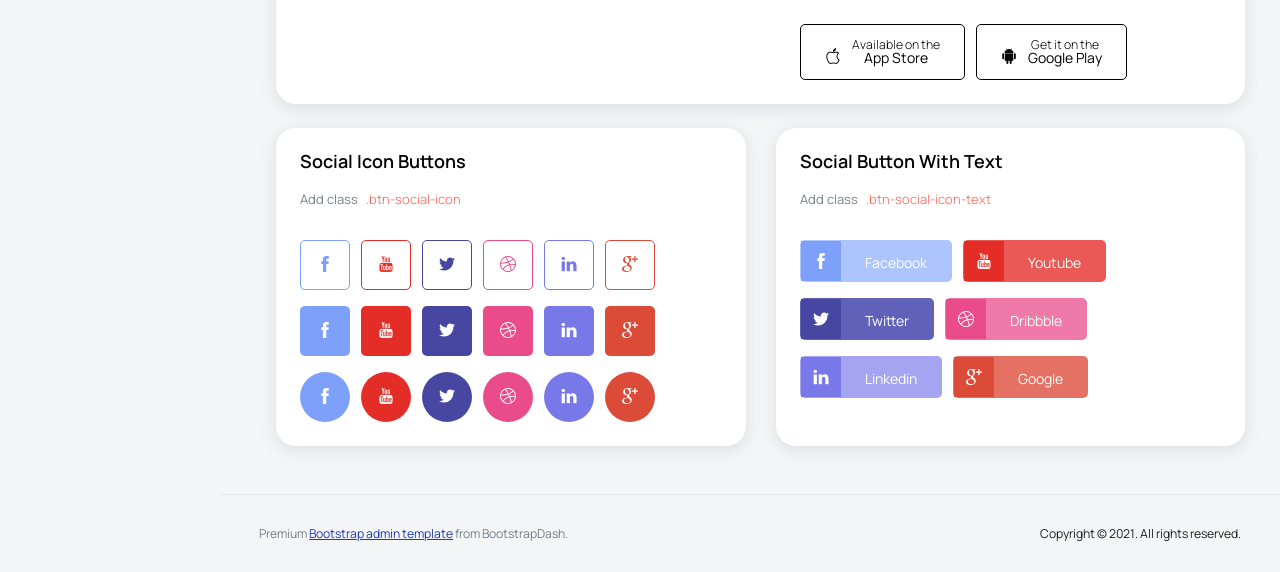
<file: tempend/template/pages/ui-features/buttons.html>
<!DOCTYPE html>
<html lang="en">

<head>
  <!-- Required meta tags -->
  <meta charset="utf-8">
  <meta name="viewport" content="width=device-width, initial-scale=1, shrink-to-fit=no">
  <title>Star Admin2 </title>
  <!-- plugins:css -->
  <link rel="stylesheet" href="../../vendors/feather/feather.css">
  <link rel="stylesheet" href="../../vendors/mdi/css/materialdesignicons.min.css">
  <link rel="stylesheet" href="../../vendors/ti-icons/css/themify-icons.css">
  <link rel="stylesheet" href="../../vendors/typicons/typicons.css">
  <link rel="stylesheet" href="../../vendors/simple-line-icons/css/simple-line-icons.css">
  <link rel="stylesheet" href="../../vendors/css/vendor.bundle.base.css">
  <!-- endinject -->
  <!-- Plugin css for this page -->
  <!-- End plugin css for this page -->
  <!-- inject:css -->
  <link rel="stylesheet" href="../../css/vertical-layout-light/style.css">
  <!-- endinject -->
  <link rel="shortcut icon" href="../../images/favicon.png" />
</head>

<body>
  <div class="container-scroller">
    <!-- partial:../../partials/_navbar.html -->
    <nav class="navbar default-layout col-lg-12 col-12 p-0 fixed-top d-flex align-items-top flex-row">
      <div class="text-center navbar-brand-wrapper d-flex align-items-center justify-content-start">
        <div class="me-3">
          <button class="navbar-toggler navbar-toggler align-self-center" type="button" data-bs-toggle="minimize">
            <span class="icon-menu"></span>
          </button>
        </div>
        <div>
          <a class="navbar-brand brand-logo" href="../../index.html">
            <img src="../../images/logo.svg" alt="logo" />
          </a>
          <a class="navbar-brand brand-logo-mini" href="../../index.html">
            <img src="../../images/logo-mini.svg" alt="logo" />
          </a>
        </div>
      </div>
      <div class="navbar-menu-wrapper d-flex align-items-top"> 
        <ul class="navbar-nav">
          <li class="nav-item font-weight-semibold d-none d-lg-block ms-0">
            <h1 class="welcome-text">Good Morning, <span class="text-black fw-bold">John Doe</span></h1>
            <h3 class="welcome-sub-text">Your performance summary this week </h3>
          </li>
        </ul>
        <ul class="navbar-nav ms-auto">
          <li class="nav-item dropdown d-none d-lg-block">
            <a class="nav-link dropdown-bordered dropdown-toggle dropdown-toggle-split" id="messageDropdown" href="#" data-bs-toggle="dropdown" aria-expanded="false"> Select Category </a>
            <div class="dropdown-menu dropdown-menu-right navbar-dropdown preview-list pb-0" aria-labelledby="messageDropdown">
              <a class="dropdown-item py-3" >
                <p class="mb-0 font-weight-medium float-left">Select category</p>
              </a>
              <div class="dropdown-divider"></div>
              <a class="dropdown-item preview-item">
                <div class="preview-item-content flex-grow py-2">
                  <p class="preview-subject ellipsis font-weight-medium text-dark">Bootstrap Bundle </p>
                  <p class="fw-light small-text mb-0">This is a Bundle featuring 16 unique dashboards</p>
                </div>
              </a>
              <a class="dropdown-item preview-item">
                <div class="preview-item-content flex-grow py-2">
                  <p class="preview-subject ellipsis font-weight-medium text-dark">Angular Bundle</p>
                  <p class="fw-light small-text mb-0">Everything you’ll ever need for your Angular projects</p>
                </div>
              </a>
              <a class="dropdown-item preview-item">
                <div class="preview-item-content flex-grow py-2">
                  <p class="preview-subject ellipsis font-weight-medium text-dark">VUE Bundle</p>
                  <p class="fw-light small-text mb-0">Bundle of 6 Premium Vue Admin Dashboard</p>
                </div>
              </a>
              <a class="dropdown-item preview-item">
                <div class="preview-item-content flex-grow py-2">
                  <p class="preview-subject ellipsis font-weight-medium text-dark">React Bundle</p>
                  <p class="fw-light small-text mb-0">Bundle of 8 Premium React Admin Dashboard</p>
                </div>
              </a>
            </div>
          </li>
          <li class="nav-item d-none d-lg-block">
            <div id="datepicker-popup" class="input-group date datepicker navbar-date-picker">
              <span class="input-group-addon input-group-prepend border-right">
                <span class="icon-calendar input-group-text calendar-icon"></span>
              </span>
              <input type="text" class="form-control">
            </div>
          </li>
          <li class="nav-item">
            <form class="search-form" action="#">
              <i class="icon-search"></i>
              <input type="search" class="form-control" placeholder="Search Here" title="Search here">
            </form>
          </li>
          <li class="nav-item dropdown">
            <a class="nav-link count-indicator" id="notificationDropdown" href="#" data-bs-toggle="dropdown">
              <i class="icon-mail icon-lg"></i>
            </a>
            <div class="dropdown-menu dropdown-menu-right navbar-dropdown preview-list pb-0" aria-labelledby="notificationDropdown">
              <a class="dropdown-item py-3 border-bottom">
                <p class="mb-0 font-weight-medium float-left">You have 4 new notifications </p>
                <span class="badge badge-pill badge-primary float-right">View all</span>
              </a>
              <a class="dropdown-item preview-item py-3">
                <div class="preview-thumbnail">
                  <i class="mdi mdi-alert m-auto text-primary"></i>
                </div>
                <div class="preview-item-content">
                  <h6 class="preview-subject fw-normal text-dark mb-1">Application Error</h6>
                  <p class="fw-light small-text mb-0"> Just now </p>
                </div>
              </a>
              <a class="dropdown-item preview-item py-3">
                <div class="preview-thumbnail">
                  <i class="mdi mdi-settings m-auto text-primary"></i>
                </div>
                <div class="preview-item-content">
                  <h6 class="preview-subject fw-normal text-dark mb-1">Settings</h6>
                  <p class="fw-light small-text mb-0"> Private message </p>
                </div>
              </a>
              <a class="dropdown-item preview-item py-3">
                <div class="preview-thumbnail">
                  <i class="mdi mdi-airballoon m-auto text-primary"></i>
                </div>
                <div class="preview-item-content">
                  <h6 class="preview-subject fw-normal text-dark mb-1">New user registration</h6>
                  <p class="fw-light small-text mb-0"> 2 days ago </p>
                </div>
              </a>
            </div>
          </li>
          <li class="nav-item dropdown"> 
            <a class="nav-link count-indicator" id="countDropdown" href="#" data-bs-toggle="dropdown" aria-expanded="false">
              <i class="icon-bell"></i>
              <span class="count"></span>
            </a>
            <div class="dropdown-menu dropdown-menu-right navbar-dropdown preview-list pb-0" aria-labelledby="countDropdown">
              <a class="dropdown-item py-3">
                <p class="mb-0 font-weight-medium float-left">You have 7 unread mails </p>
                <span class="badge badge-pill badge-primary float-right">View all</span>
              </a>
              <div class="dropdown-divider"></div>
              <a class="dropdown-item preview-item">
                <div class="preview-thumbnail">
                  <img src="../../images/faces/face10.jpg" alt="image" class="img-sm profile-pic">
                </div>
                <div class="preview-item-content flex-grow py-2">
                  <p class="preview-subject ellipsis font-weight-medium text-dark">Marian Garner </p>
                  <p class="fw-light small-text mb-0"> The meeting is cancelled </p>
                </div>
              </a>
              <a class="dropdown-item preview-item">
                <div class="preview-thumbnail">
                  <img src="../../images/faces/face12.jpg" alt="image" class="img-sm profile-pic">
                </div>
                <div class="preview-item-content flex-grow py-2">
                  <p class="preview-subject ellipsis font-weight-medium text-dark">David Grey </p>
                  <p class="fw-light small-text mb-0"> The meeting is cancelled </p>
                </div>
              </a>
              <a class="dropdown-item preview-item">
                <div class="preview-thumbnail">
                  <img src="../../images/faces/face1.jpg" alt="image" class="img-sm profile-pic">
                </div>
                <div class="preview-item-content flex-grow py-2">
                  <p class="preview-subject ellipsis font-weight-medium text-dark">Travis Jenkins </p>
                  <p class="fw-light small-text mb-0"> The meeting is cancelled </p>
                </div>
              </a>
            </div>
          </li>
          <li class="nav-item dropdown d-none d-lg-block user-dropdown">
            <a class="nav-link" id="UserDropdown" href="#" data-bs-toggle="dropdown" aria-expanded="false">
              <img class="img-xs rounded-circle" src="../../images/faces/face8.jpg" alt="Profile image"> </a>
            <div class="dropdown-menu dropdown-menu-right navbar-dropdown" aria-labelledby="UserDropdown">
              <div class="dropdown-header text-center">
                <img class="img-md rounded-circle" src="../../images/faces/face8.jpg" alt="Profile image">
                <p class="mb-1 mt-3 font-weight-semibold">Allen Moreno</p>
                <p class="fw-light text-muted mb-0">allenmoreno@gmail.com</p>
              </div>
              <a class="dropdown-item"><i class="dropdown-item-icon mdi mdi-account-outline text-primary me-2"></i> My Profile <span class="badge badge-pill badge-danger">1</span></a>
              <a class="dropdown-item"><i class="dropdown-item-icon mdi mdi-message-text-outline text-primary me-2"></i> Messages</a>
              <a class="dropdown-item"><i class="dropdown-item-icon mdi mdi-calendar-check-outline text-primary me-2"></i> Activity</a>
              <a class="dropdown-item"><i class="dropdown-item-icon mdi mdi-help-circle-outline text-primary me-2"></i> FAQ</a>
              <a class="dropdown-item"><i class="dropdown-item-icon mdi mdi-power text-primary me-2"></i>Sign Out</a>
            </div>
          </li>
        </ul>
        <button class="navbar-toggler navbar-toggler-right d-lg-none align-self-center" type="button" data-bs-toggle="offcanvas">
          <span class="mdi mdi-menu"></span>
        </button>
      </div>
    </nav>
    <!-- partial -->
    <div class="container-fluid page-body-wrapper">
      <!-- partial:../../partials/_settings-panel.html -->
      <div class="theme-setting-wrapper">
        <div id="settings-trigger"><i class="ti-settings"></i></div>
        <div id="theme-settings" class="settings-panel">
          <i class="settings-close ti-close"></i>
          <p class="settings-heading">SIDEBAR SKINS</p>
          <div class="sidebar-bg-options selected" id="sidebar-light-theme"><div class="img-ss rounded-circle bg-light border me-3"></div>Light</div>
          <div class="sidebar-bg-options" id="sidebar-dark-theme"><div class="img-ss rounded-circle bg-dark border me-3"></div>Dark</div>
          <p class="settings-heading mt-2">HEADER SKINS</p>
          <div class="color-tiles mx-0 px-4">
            <div class="tiles success"></div>
            <div class="tiles warning"></div>
            <div class="tiles danger"></div>
            <div class="tiles info"></div>
            <div class="tiles dark"></div>
            <div class="tiles default"></div>
          </div>
        </div>
      </div>
      <div id="right-sidebar" class="settings-panel">
        <i class="settings-close ti-close"></i>
        <ul class="nav nav-tabs border-top" id="setting-panel" role="tablist">
          <li class="nav-item">
            <a class="nav-link active" id="todo-tab" data-bs-toggle="tab" href="#todo-section" role="tab" aria-controls="todo-section" aria-expanded="true">TO DO LIST</a>
          </li>
          <li class="nav-item">
            <a class="nav-link" id="chats-tab" data-bs-toggle="tab" href="#chats-section" role="tab" aria-controls="chats-section">CHATS</a>
          </li>
        </ul>
        <div class="tab-content" id="setting-content">
          <div class="tab-pane fade show active scroll-wrapper" id="todo-section" role="tabpanel" aria-labelledby="todo-section">
            <div class="add-items d-flex px-3 mb-0">
              <form class="form w-100">
                <div class="form-group d-flex">
                  <input type="text" class="form-control todo-list-input" placeholder="Add To-do">
                  <button type="submit" class="add btn btn-primary todo-list-add-btn" id="add-task">Add</button>
                </div>
              </form>
            </div>
            <div class="list-wrapper px-3">
              <ul class="d-flex flex-column-reverse todo-list">
                <li>
                  <div class="form-check">
                    <label class="form-check-label">
                      <input class="checkbox" type="checkbox">
                      Team review meeting at 3.00 PM
                    </label>
                  </div>
                  <i class="remove ti-close"></i>
                </li>
                <li>
                  <div class="form-check">
                    <label class="form-check-label">
                      <input class="checkbox" type="checkbox">
                      Prepare for presentation
                    </label>
                  </div>
                  <i class="remove ti-close"></i>
                </li>
                <li>
                  <div class="form-check">
                    <label class="form-check-label">
                      <input class="checkbox" type="checkbox">
                      Resolve all the low priority tickets due today
                    </label>
                  </div>
                  <i class="remove ti-close"></i>
                </li>
                <li class="completed">
                  <div class="form-check">
                    <label class="form-check-label">
                      <input class="checkbox" type="checkbox" checked>
                      Schedule meeting for next week
                    </label>
                  </div>
                  <i class="remove ti-close"></i>
                </li>
                <li class="completed">
                  <div class="form-check">
                    <label class="form-check-label">
                      <input class="checkbox" type="checkbox" checked>
                      Project review
                    </label>
                  </div>
                  <i class="remove ti-close"></i>
                </li>
              </ul>
            </div>
            <h4 class="px-3 text-muted mt-5 fw-light mb-0">Events</h4>
            <div class="events pt-4 px-3">
              <div class="wrapper d-flex mb-2">
                <i class="ti-control-record text-primary me-2"></i>
                <span>Feb 11 2018</span>
              </div>
              <p class="mb-0 font-weight-thin text-gray">Creating component page build a js</p>
              <p class="text-gray mb-0">The total number of sessions</p>
            </div>
            <div class="events pt-4 px-3">
              <div class="wrapper d-flex mb-2">
                <i class="ti-control-record text-primary me-2"></i>
                <span>Feb 7 2018</span>
              </div>
              <p class="mb-0 font-weight-thin text-gray">Meeting with Alisa</p>
              <p class="text-gray mb-0 ">Call Sarah Graves</p>
            </div>
          </div>
          <!-- To do section tab ends -->
          <div class="tab-pane fade" id="chats-section" role="tabpanel" aria-labelledby="chats-section">
            <div class="d-flex align-items-center justify-content-between border-bottom">
              <p class="settings-heading border-top-0 mb-3 pl-3 pt-0 border-bottom-0 pb-0">Friends</p>
              <small class="settings-heading border-top-0 mb-3 pt-0 border-bottom-0 pb-0 pr-3 fw-normal">See All</small>
            </div>
            <ul class="chat-list">
              <li class="list active">
                <div class="profile"><img src="../../images/faces/face1.jpg" alt="image"><span class="online"></span></div>
                <div class="info">
                  <p>Thomas Douglas</p>
                  <p>Available</p>
                </div>
                <small class="text-muted my-auto">19 min</small>
              </li>
              <li class="list">
                <div class="profile"><img src="../../images/faces/face2.jpg" alt="image"><span class="offline"></span></div>
                <div class="info">
                  <div class="wrapper d-flex">
                    <p>Catherine</p>
                  </div>
                  <p>Away</p>
                </div>
                <div class="badge badge-success badge-pill my-auto mx-2">4</div>
                <small class="text-muted my-auto">23 min</small>
              </li>
              <li class="list">
                <div class="profile"><img src="../../images/faces/face3.jpg" alt="image"><span class="online"></span></div>
                <div class="info">
                  <p>Daniel Russell</p>
                  <p>Available</p>
                </div>
                <small class="text-muted my-auto">14 min</small>
              </li>
              <li class="list">
                <div class="profile"><img src="../../images/faces/face4.jpg" alt="image"><span class="offline"></span></div>
                <div class="info">
                  <p>James Richardson</p>
                  <p>Away</p>
                </div>
                <small class="text-muted my-auto">2 min</small>
              </li>
              <li class="list">
                <div class="profile"><img src="../../images/faces/face5.jpg" alt="image"><span class="online"></span></div>
                <div class="info">
                  <p>Madeline Kennedy</p>
                  <p>Available</p>
                </div>
                <small class="text-muted my-auto">5 min</small>
              </li>
              <li class="list">
                <div class="profile"><img src="../../images/faces/face6.jpg" alt="image"><span class="online"></span></div>
                <div class="info">
                  <p>Sarah Graves</p>
                  <p>Available</p>
                </div>
                <small class="text-muted my-auto">47 min</small>
              </li>
            </ul>
          </div>
          <!-- chat tab ends -->
        </div>
      </div>
      <!-- partial -->
      <!-- partial:../../partials/_sidebar.html -->
      <nav class="sidebar sidebar-offcanvas" id="sidebar">
        <ul class="nav">
          <li class="nav-item">
            <a class="nav-link" href="../../index.html">
              <i class="mdi mdi-grid-large menu-icon"></i>
              <span class="menu-title">Dashboard</span>
            </a>
          </li>
          <li class="nav-item nav-category">UI Elements</li>
          <li class="nav-item">
            <a class="nav-link" data-bs-toggle="collapse" href="#ui-basic" aria-expanded="false" aria-controls="ui-basic">
              <i class="menu-icon mdi mdi-floor-plan"></i>
              <span class="menu-title">UI Elements</span>
              <i class="menu-arrow"></i> 
            </a>
            <div class="collapse" id="ui-basic">
              <ul class="nav flex-column sub-menu">
                <li class="nav-item"> <a class="nav-link" href="../../pages/ui-features/buttons.html">Buttons</a></li>
                <li class="nav-item"> <a class="nav-link" href="../../pages/ui-features/dropdowns.html">Dropdowns</a></li>
                <li class="nav-item"> <a class="nav-link" href="../../pages/ui-features/typography.html">Typography</a></li>
              </ul>
            </div>
          </li>
          <li class="nav-item nav-category">Forms and Datas</li>
          <li class="nav-item">
            <a class="nav-link" data-bs-toggle="collapse" href="#form-elements" aria-expanded="false" aria-controls="form-elements">
              <i class="menu-icon mdi mdi-card-text-outline"></i>
              <span class="menu-title">Form elements</span>
              <i class="menu-arrow"></i>
            </a>
            <div class="collapse" id="form-elements">
              <ul class="nav flex-column sub-menu">
                <li class="nav-item"><a class="nav-link" href="../../pages/forms/basic_elements.html">Basic Elements</a></li>
              </ul>
            </div>
          </li>
          <li class="nav-item">
            <a class="nav-link" data-bs-toggle="collapse" href="#charts" aria-expanded="false" aria-controls="charts">
              <i class="menu-icon mdi mdi-chart-line"></i>
              <span class="menu-title">Charts</span>
              <i class="menu-arrow"></i>
            </a>
            <div class="collapse" id="charts">
              <ul class="nav flex-column sub-menu">
                <li class="nav-item"> <a class="nav-link" href="../../pages/charts/chartjs.html">ChartJs</a></li>
              </ul>
            </div>
          </li>
          <li class="nav-item">
            <a class="nav-link" data-bs-toggle="collapse" href="#tables" aria-expanded="false" aria-controls="tables">
              <i class="menu-icon mdi mdi-table"></i>
              <span class="menu-title">Tables</span>
              <i class="menu-arrow"></i>
            </a>
            <div class="collapse" id="tables">
              <ul class="nav flex-column sub-menu">
                <li class="nav-item"> <a class="nav-link" href="../../pages/tables/basic-table.html">Basic table</a></li>
              </ul>
            </div>
          </li>
          <li class="nav-item">
            <a class="nav-link" data-bs-toggle="collapse" href="#icons" aria-expanded="false" aria-controls="icons">
              <i class="menu-icon mdi mdi-layers-outline"></i>
              <span class="menu-title">Icons</span>
              <i class="menu-arrow"></i>
            </a>
            <div class="collapse" id="icons">
              <ul class="nav flex-column sub-menu">
                <li class="nav-item"> <a class="nav-link" href="../../pages/icons/mdi.html">Mdi icons</a></li>
              </ul>
            </div>
          </li>
          <li class="nav-item nav-category">pages</li>
          <li class="nav-item">
            <a class="nav-link" data-bs-toggle="collapse" href="#auth" aria-expanded="false" aria-controls="auth">
              <i class="menu-icon mdi mdi-account-circle-outline"></i>
              <span class="menu-title">User Pages</span>
              <i class="menu-arrow"></i>
            </a>
            <div class="collapse" id="auth">
              <ul class="nav flex-column sub-menu">
                <li class="nav-item"> <a class="nav-link" href="../../pages/samples/login.html"> Login </a></li>
              </ul>
            </div>
          </li>
          <li class="nav-item nav-category">help</li>
          <li class="nav-item">
            <a class="nav-link" href="http://bootstrapdash.com/demo/star-admin2-free/docs/documentation.html">
              <i class="menu-icon mdi mdi-file-document"></i>
              <span class="menu-title">Documentation</span>
            </a>
          </li>
        </ul>
      </nav>
      <!-- partial -->
      <div class="main-panel">          
        <div class="content-wrapper">
          <div class="row">
            <div class="col-12 grid-margin stretch-card">
              <div class="card">
                <div class="row">
                  <div class="col-md-6">
                    <div class="card-body">
                      <h4 class="card-title">Single color buttons</h4>
                      <p class="card-description">Add class <code>.btn-{color}</code> for buttons in theme colors</p>
                      <div class="template-demo">
                        <button type="button" class="btn btn-primary">Primary</button>
                        <button type="button" class="btn btn-secondary">Secondary</button>
                        <button type="button" class="btn btn-success">Success</button>
                        <button type="button" class="btn btn-danger">Danger</button>
                        <button type="button" class="btn btn-warning">Warning</button>
                        <button type="button" class="btn btn-info">Info</button>
                        <button type="button" class="btn btn-light">Light</button>
                        <button type="button" class="btn btn-dark">Dark</button>
                        <button type="button" class="btn btn-link">Link</button>
                      </div>
                    </div>
                  </div>
                  <div class="col-md-6">
                    <div class="card-body">
                      <h4 class="card-title">Rounded buttons</h4>
                      <p class="card-description">Add class <code>.btn-rounded</code></p>
                      <div class="template-demo">
                        <button type="button" class="btn btn-primary btn-rounded btn-fw">Primary</button>
                        <button type="button" class="btn btn-secondary btn-rounded btn-fw">Secondary</button>
                        <button type="button" class="btn btn-success btn-rounded btn-fw">Success</button>
                        <button type="button" class="btn btn-danger btn-rounded btn-fw">Danger</button>
                        <button type="button" class="btn btn-warning btn-rounded btn-fw">Warning</button>
                        <button type="button" class="btn btn-info btn-rounded btn-fw">Info</button>
                        <button type="button" class="btn btn-light btn-rounded btn-fw">Light</button>
                        <button type="button" class="btn btn-dark btn-rounded btn-fw">Dark</button>
                        <button type="button" class="btn btn-link btn-rounded btn-fw">Link</button>
                      </div>
                    </div>
                  </div>
                </div>
              </div>
            </div>
            <div class="col-12 grid-margin stretch-card">
              <div class="card">
                <div class="row">
                  <div class="col-md-6">
                    <div class="card-body">
                      <h4 class="card-title">Outlined buttons</h4>
                      <p class="card-description">Add class <code>.btn-outline-{color}</code> for outline buttons</p>
                      <div class="template-demo">
                        <button type="button" class="btn btn-outline-primary btn-fw">Primary</button>
                        <button type="button" class="btn btn-outline-secondary btn-fw">Secondary</button>
                        <button type="button" class="btn btn-outline-success btn-fw">Success</button>
                        <button type="button" class="btn btn-outline-danger btn-fw">Danger</button>
                        <button type="button" class="btn btn-outline-warning btn-fw">Warning</button>
                        <button type="button" class="btn btn-outline-info btn-fw">Info</button>
                        <button type="button" class="btn btn-outline-light btn-fw">Light</button>
                        <button type="button" class="btn btn-outline-dark btn-fw">Dark</button>
                        <button type="button" class="btn btn-link btn-fw">Link</button>
                      </div>
                    </div>
                  </div>
                  <div class="col-md-6">
                    <div class="card-body">
                      <h4 class="card-title">Inverse buttons</h4>
                      <p class="card-description">Add class <code>.btn-inverse-{color} for inverse buttons</code></p>
                      <div class="template-demo">
                        <button type="button" class="btn btn-inverse-primary btn-fw">Primary</button>
                        <button type="button" class="btn btn-inverse-secondary btn-fw">Secondary</button>
                        <button type="button" class="btn btn-inverse-success btn-fw">Success</button>
                        <button type="button" class="btn btn-inverse-danger btn-fw">Danger</button>
                        <button type="button" class="btn btn-inverse-warning btn-fw">Warning</button>
                        <button type="button" class="btn btn-inverse-info btn-fw">Info</button>
                        <button type="button" class="btn btn-inverse-light btn-fw">Light</button>
                        <button type="button" class="btn btn-inverse-dark btn-fw">Dark</button>
                        <button type="button" class="btn btn-link btn-fw">Link</button>
                      </div>
                    </div>
                  </div>
                </div>
              </div>
            </div>
            <div class="col-md-8 grid-margin stretch-card">
              <div class="card">
                <div class="row">
                  <div class="col-md-7">
                    <div class="card-body">
                    <h4 class="card-title">Icon Buttons</h4>
                    <p class="card-description">Add class <code>.btn-icon</code> for buttons with only icons</p>
                    <div class="template-demo d-flex justify-content-between flex-nowrap">
                      <button type="button" class="btn btn-primary btn-rounded btn-icon">
                        <i class="ti-home"></i>
                      </button>
                      <button type="button" class="btn btn-dark btn-rounded btn-icon">
                        <i class="ti-world"></i>
                      </button>
                      <button type="button" class="btn btn-danger btn-rounded btn-icon">
                        <i class="ti-email"></i>
                      </button>
                      <button type="button" class="btn btn-info btn-rounded btn-icon">
                        <i class="ti-star"></i>
                      </button>
                      <button type="button" class="btn btn-success btn-rounded btn-icon">
                        <i class="ti-location-pin"></i>
                      </button>
                    </div>
                    <div class="template-demo d-flex justify-content-between flex-nowrap">
                      <button type="button" class="btn btn-inverse-primary btn-rounded btn-icon">
                        <i class="ti-home"></i>
                      </button>
                      <button type="button" class="btn btn-inverse-dark btn-icon">
                        <i class="ti-world"></i>
                      </button>
                      <button type="button" class="btn btn-inverse-danger btn-icon">
                        <i class="ti-email"></i>
                      </button>
                      <button type="button" class="btn btn-inverse-info btn-icon">
                        <i class="ti-star"></i>
                      </button>
                      <button type="button" class="btn btn-inverse-success btn-icon">
                        <i class="ti-location-pin"></i>
                      </button>
                    </div>
                    <div class="template-demo d-flex justify-content-between flex-nowrap mt-4">
                      <button type="button" class="btn btn-outline-secondary btn-rounded btn-icon">
                        <i class="ti-heart text-danger"></i>
                      </button>
                      <button type="button" class="btn btn-outline-secondary btn-rounded btn-icon">
                        <i class="ti-music-alt text-dark"></i>
                      </button>
                      <button type="button" class="btn btn-outline-secondary btn-rounded btn-icon">
                        <i class="ti-star text-primary"></i>
                      </button>
                      <button type="button" class="btn btn-outline-secondary btn-rounded btn-icon">
                        <i class="ti-bar-chart-alt text-info"></i>                          
                      </button>
                      <button type="button" class="btn btn-outline-secondary btn-rounded btn-icon">
                        <i class="ti-stats-up text-success"></i>                          
                      </button>
                    </div>
                    <div class="template-demo d-flex justify-content-between flex-nowrap">
                      <button type="button" class="btn btn-outline-secondary btn-rounded btn-icon">
                        <i class="ti-heart"></i>
                      </button>
                      <button type="button" class="btn btn-outline-secondary btn-rounded btn-icon">
                        <i class="ti-music-alt"></i>
                      </button>
                      <button type="button" class="btn btn-outline-secondary btn-rounded btn-icon">
                        <i class="ti-star"></i>
                      </button>
                      <button type="button" class="btn btn-outline-secondary btn-rounded btn-icon">
                        <i class="ti-bar-chart-alt"></i>                          
                      </button>
                      <button type="button" class="btn btn-outline-secondary btn-rounded btn-icon">
                        <i class="ti-stats-up"></i>                          
                      </button>
                    </div>
                  </div>
                  </div> 
                  <div class="col-md-5">
                    <div class="card-body">
                      <h4 class="card-title">Button Size</h4>
                      <p class="card-description">Use class <code>.btn-{size}</code></p>
                      <div class="template-demo">
                        <button type="button" class="btn btn-outline-secondary btn-lg">btn-lg</button>
                        <button type="button" class="btn btn-outline-secondary btn-md">btn-md</button>
                        <button type="button" class="btn btn-outline-secondary btn-sm">btn-sm</button>
                      </div>
                      <div class="template-demo mt-4">
                        <button type="button" class="btn btn-danger btn-lg">btn-lg</button>
                        <button type="button" class="btn btn-success btn-md">btn-md</button>
                        <button type="button" class="btn btn-primary btn-sm">btn-sm</button>
                      </div>
                    </div>
                  </div>
                </div>
              </div>
            </div>
            <div class="col-md-4 grid-margin stretch-card">
              <div class="card">
                <div class="card-body">
                  <h4 class="card-title">Block buttons</h4>
                  <p class="card-description">Add class <code>.btn-block</code></p>
                  <div class="template-demo">
                    <button type="button" class="btn btn-info btn-lg btn-block">Block buttons
                      <i class="ti-menu float-right"></i>
                    </button>
                    <button type="button" class="btn btn-dark btn-lg btn-block">Block buttons</button>
                    <button type="button" class="btn btn-primary btn-lg btn-block">
                      <i class="ti-user"></i>                      
                      Block buttons
                    </button>
                    <button type="button" class="btn btn-outline-secondary btn-lg btn-block">Block buttons</button>
                  </div>
                </div>
              </div>
            </div>
            <div class="col-12 grid-margin">
              <div class="card">
                <div class="row">
                  <div class="col-md-6">
                    <div class="card-body">
                      <h4 class="card-title">Button groups</h4>
                      <p class="card-description">Wrap a series of buttons with <code>.btn</code> 
                        in <code>.btn-group</code></p>
                      <div class="template-demo">
                        <div class="btn-group" role="group" aria-label="Basic example">
                          <button type="button" class="btn btn-outline-secondary">1</button>
                          <button type="button" class="btn btn-outline-secondary">2</button>
                          <button type="button" class="btn btn-outline-secondary">3</button>
                        </div>
                        <div class="btn-group" role="group" aria-label="Basic example">
                          <button type="button" class="btn btn-outline-secondary">
                            <i class="ti-heart"></i>
                          </button>
                          <button type="button" class="btn btn-outline-secondary">
                            <i class="ti-calendar"></i>
                          </button>
                          <button type="button" class="btn btn-outline-secondary">
                            <i class="ti-time"></i>
                          </button>
                        </div>
                      </div>
                      <div class="template-demo">
                        <div class="btn-group" role="group" aria-label="Basic example">
                          <button type="button" class="btn btn-primary">1</button>
                          <button type="button" class="btn btn-primary">2</button>
                          <button type="button" class="btn btn-primary">3</button>
                        </div>
                        <div class="btn-group" role="group" aria-label="Basic example">
                          <button type="button" class="btn btn-primary">
                            <i class="ti-heart"></i>
                          </button>
                          <button type="button" class="btn btn-primary">
                            <i class="ti-calendar"></i>
                          </button>
                          <button type="button" class="btn btn-primary">
                            <i class="ti-time"></i>
                          </button>
                        </div>
                      </div>
                      <div class="template-demo mt-4">
                        <div class="btn-group-vertical" role="group" aria-label="Basic example">
                          <button type="button" class="btn btn-outline-secondary">
                            <i class="ti-upload"></i>
                          </button>
                          <button type="button" class="btn btn-outline-secondary">
                            <i class="ti-split-v"></i>
                          </button>
                          <button type="button" class="btn btn-outline-secondary">
                            <i class="ti-download"></i>
                          </button>
                        </div>
                        <div class="btn-group-vertical" role="group" aria-label="Basic example">
                          <button type="button" class="btn btn-outline-secondary">Default</button>
                          <div class="btn-group">
                            <button type="button" class="btn btn-outline-secondary dropdown-toggle" data-bs-toggle="dropdown">Dropdown</button>
                            <div class="dropdown-menu">
                              <a class="dropdown-item">Go back</a>
                              <a class="dropdown-item">Delete</a>
                              <a class="dropdown-item">Swap</a>
                            </div>                          
                          </div>
                          <button type="button" class="btn btn-outline-secondary">Default</button>
                        </div>
                        <div class="btn-group-vertical" role="group" aria-label="Basic example">
                          <button type="button" class="btn btn-outline-secondary">Top</button>
                          <button type="button" class="btn btn-outline-secondary">Middle</button>                          
                          <button type="button" class="btn btn-outline-secondary">Bottom</button>
                        </div>
                      </div>
                    </div>
                  </div>
                  <div class="col-md-6">
                    <div class="card-body">
                      <h4 class="card-title">Button with text and icon</h4>
                      <p class="card-description">Wrap icon and text inside <code>.btn-icon-text</code> and use <code>.btn-icon-prepend</code> 
                        or <code>.btn-icon-append</code> for icon tags</p>
                      <div class="template-demo">
                        <button type="button" class="btn btn-primary btn-icon-text">
                          <i class="ti-file btn-icon-prepend"></i>
                          Submit
                        </button>
                        <button type="button" class="btn btn-dark btn-icon-text">
                          Edit
                          <i class="ti-file btn-icon-append"></i>                          
                        </button>
                        <button type="button" class="btn btn-success btn-icon-text">
                          <i class="ti-alert btn-icon-prepend"></i>                                                    
                          Warning
                        </button>
                      </div>
                      <div class="template-demo">
                        <button type="button" class="btn btn-danger btn-icon-text">
                          <i class="ti-upload btn-icon-prepend"></i>                                                    
                          Upload
                        </button>
                        <button type="button" class="btn btn-info btn-icon-text">
                          Print
                          <i class="ti-printer btn-icon-append"></i>                                                                              
                        </button>
                        <button type="button" class="btn btn-warning btn-icon-text">
                          <i class="ti-reload btn-icon-prepend"></i>                                                    
                          Reset
                        </button>
                      </div>
                      <div class="template-demo mt-2">
                        <button type="button" class="btn btn-outline-primary btn-icon-text">
                          <i class="ti-file btn-icon-prepend"></i>
                          Submit
                        </button>
                        <button type="button" class="btn btn-outline-secondary btn-icon-text">
                          Edit
                          <i class="ti-file btn-icon-append"></i>                          
                        </button>
                        <button type="button" class="btn btn-outline-success btn-icon-text">
                          <i class="ti-alert btn-icon-prepend"></i>                                                    
                          Warning
                        </button>
                      </div>
                      <div class="template-demo">
                        <button type="button" class="btn btn-outline-danger btn-icon-text">
                          <i class="ti-upload btn-icon-prepend"></i>                                                    
                          Upload
                        </button>
                        <button type="button" class="btn btn-outline-info btn-icon-text">
                          Print
                          <i class="ti-printer btn-icon-append"></i>                                                                              
                        </button>
                        <button type="button" class="btn btn-outline-warning btn-icon-text">
                          <i class="ti-reload btn-icon-prepend"></i>                                                    
                          Reset
                        </button>
                      </div>
                      <div class="template-demo mt-2">
                        <button class="btn btn-outline-dark btn-icon-text">
                          <i class="ti-apple btn-icon-prepend"></i>
                          <span class="d-inline-block text-left">
                            <small class="fw-light d-block">Available on the</small>
                            App Store
                          </span>
                        </button>
                        <button class="btn btn-outline-dark btn-icon-text">
                          <i class="ti-android btn-icon-prepend"></i>
                          <span class="d-inline-block text-left">
                            <small class="fw-light d-block">Get it on the</small>
                            Google Play
                          </span>
                        </button>
                      </div>
                    </div>
                  </div>
                </div>
              </div>
            </div>
            <div class="col-md-6 grid-margin stretch-card">
              <div class="card">
                <div class="card-body">
                  <h4 class="card-title">Social Icon Buttons</h4>
                  <p class="card-description">Add class <code>.btn-social-icon</code></p>
                  <div class="template-demo">
                    <button type="button" class="btn btn-social-icon btn-outline-facebook"><i class="ti-facebook"></i></button>
                    <button type="button" class="btn btn-social-icon btn-outline-youtube"><i class="ti-youtube"></i></button>                                        
                    <button type="button" class="btn btn-social-icon btn-outline-twitter"><i class="ti-twitter-alt"></i></button>
                    <button type="button" class="btn btn-social-icon btn-outline-dribbble"><i class="ti-dribbble"></i></button>
                    <button type="button" class="btn btn-social-icon btn-outline-linkedin"><i class="ti-linkedin"></i></button>
                    <button type="button" class="btn btn-social-icon btn-outline-google"><i class="ti-google"></i></button>
                  </div>
                  <div class="template-demo">
                    <button type="button" class="btn btn-social-icon btn-facebook"><i class="ti-facebook"></i></button>
                    <button type="button" class="btn btn-social-icon btn-youtube"><i class="ti-youtube"></i></button>                                        
                    <button type="button" class="btn btn-social-icon btn-twitter"><i class="ti-twitter-alt"></i></button>
                    <button type="button" class="btn btn-social-icon btn-dribbble"><i class="ti-dribbble"></i></button>
                    <button type="button" class="btn btn-social-icon btn-linkedin"><i class="ti-linkedin"></i></button>
                    <button type="button" class="btn btn-social-icon btn-google"><i class="ti-google"></i></button>
                  </div>
                  <div class="template-demo">
                    <button type="button" class="btn btn-social-icon btn-facebook btn-rounded"><i class="ti-facebook"></i></button>
                    <button type="button" class="btn btn-social-icon btn-youtube btn-rounded"><i class="ti-youtube"></i></button>                                        
                    <button type="button" class="btn btn-social-icon btn-twitter btn-rounded"><i class="ti-twitter-alt"></i></button>
                    <button type="button" class="btn btn-social-icon btn-dribbble btn-rounded"><i class="ti-dribbble"></i></button>
                    <button type="button" class="btn btn-social-icon btn-linkedin btn-rounded"><i class="ti-linkedin"></i></button>
                    <button type="button" class="btn btn-social-icon btn-google btn-rounded"><i class="ti-google"></i></button>
                  </div>
                </div>
              </div>
            </div>
            <div class="col-md-6 grid-margin stretch-card">
              <div class="card">
                <div class="card-body">
                  <h4 class="card-title">Social button with text</h4>
                  <p class="card-description">Add class <code>.btn-social-icon-text</code></p>
                  <div class="template-demo">
                    <button type="button" class="btn btn-social-icon-text btn-facebook"><i class="ti-facebook"></i>Facebook</button>
                    <button type="button" class="btn btn-social-icon-text btn-youtube"><i class="ti-youtube"></i>Youtube</button>                                        
                    <button type="button" class="btn btn-social-icon-text btn-twitter"><i class="ti-twitter-alt"></i>Twitter</button>
                    <button type="button" class="btn btn-social-icon-text btn-dribbble"><i class="ti-dribbble"></i>Dribbble</button>
                    <button type="button" class="btn btn-social-icon-text btn-linkedin"><i class="ti-linkedin"></i>Linkedin</button>
                    <button type="button" class="btn btn-social-icon-text btn-google"><i class="ti-google"></i>Google</button>
                  </div>
                </div>
              </div>
            </div>
          </div>
        </div>
        <!-- content-wrapper ends -->
        <!-- partial:../../partials/_footer.html -->
        <footer class="footer">
          <div class="d-sm-flex justify-content-center justify-content-sm-between">
            <span class="text-muted text-center text-sm-left d-block d-sm-inline-block">Premium <a href="https://www.bootstrapdash.com/" target="_blank">Bootstrap admin template</a> from BootstrapDash.</span>
            <span class="float-none float-sm-right d-block mt-1 mt-sm-0 text-center">Copyright © 2021. All rights reserved.</span>
          </div>
        </footer>
        <!-- partial -->
      </div>
      <!-- main-panel ends -->
    </div>
    <!-- page-body-wrapper ends -->
  </div>
  <!-- container-scroller -->
  <!-- plugins:js -->
  <script src="../../vendors/js/vendor.bundle.base.js"></script>
  <!-- endinject -->
  <!-- Plugin js for this page -->
  <script src="../../vendors/bootstrap-datepicker/bootstrap-datepicker.min.js"></script>
  <!-- End plugin js for this page -->
  <!-- inject:js -->
  <script src="../../js/off-canvas.js"></script>
  <script src="../../js/hoverable-collapse.js"></script>
  <script src="../../js/template.js"></script>
  <script src="../../js/settings.js"></script>
  <script src="../../js/todolist.js"></script>
  <!-- endinject -->
</body>

</html>
</file>
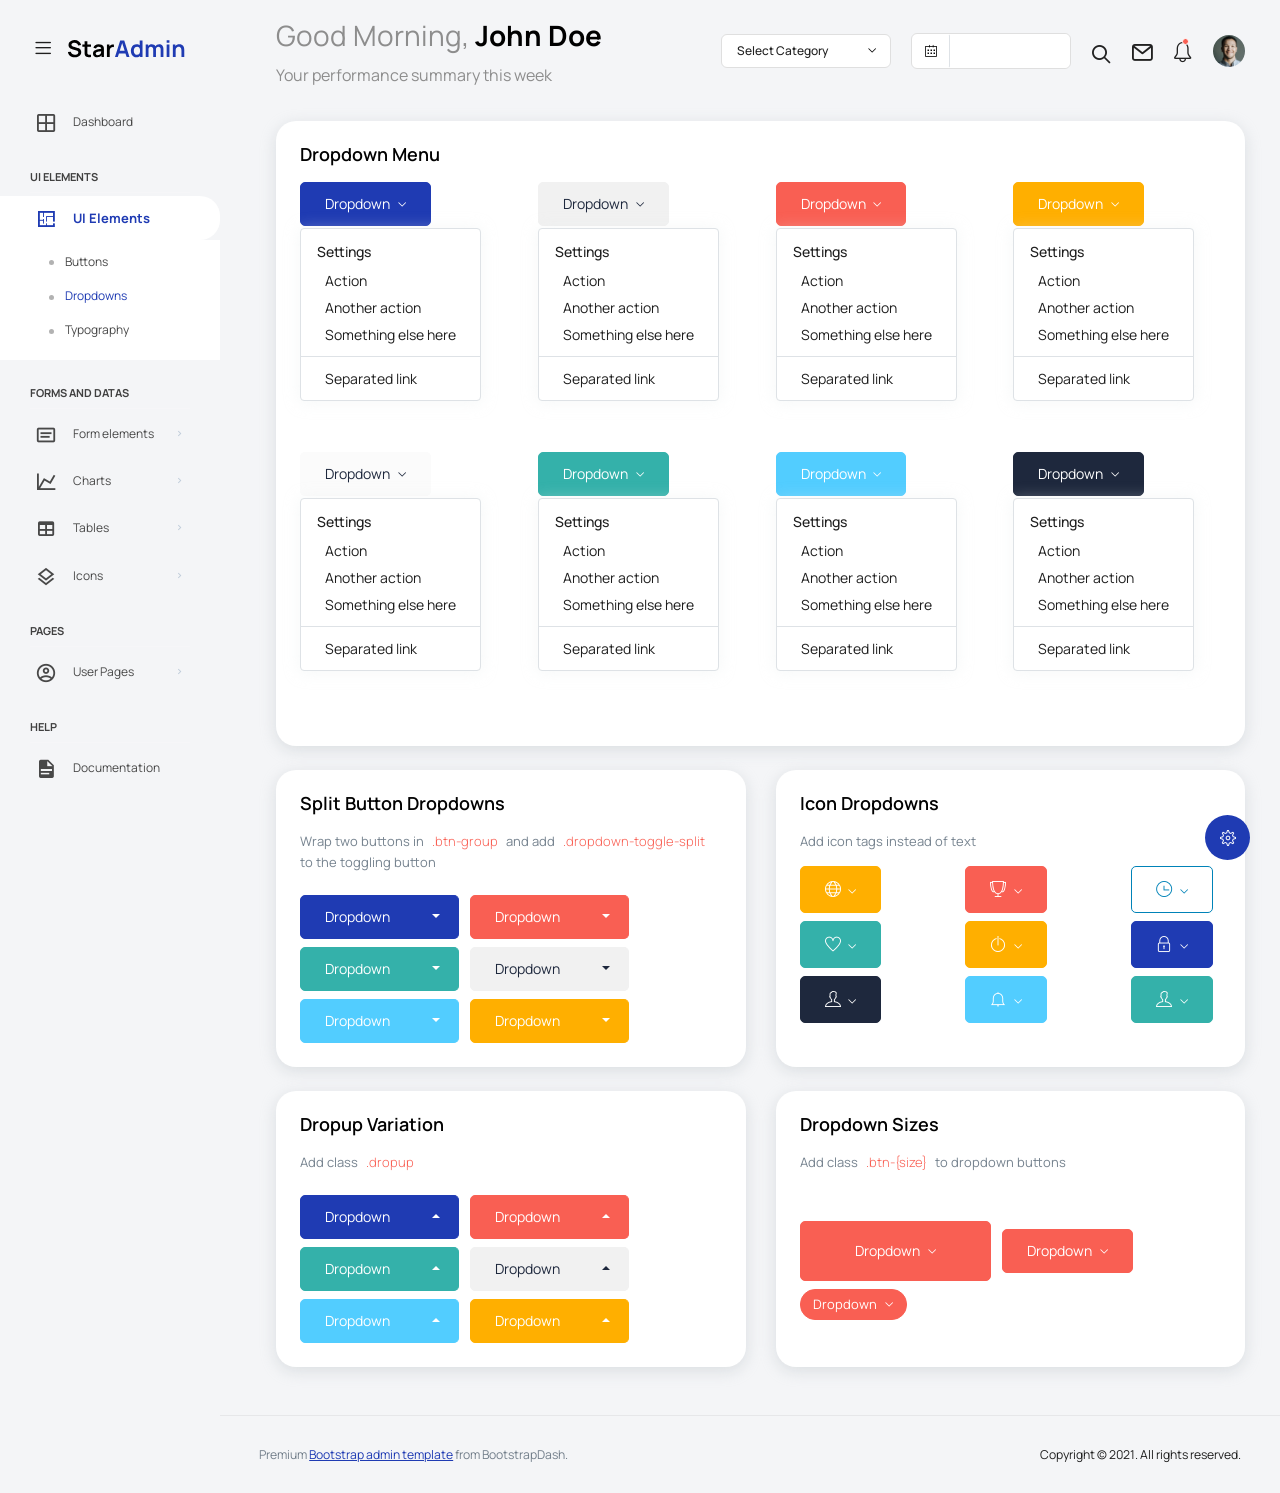
<file: tempend/template/pages/ui-features/dropdowns.html>
<!DOCTYPE html>
<html lang="en">

<head>
  <!-- Required meta tags -->
  <meta charset="utf-8">
  <meta name="viewport" content="width=device-width, initial-scale=1, shrink-to-fit=no">
  <title>Star Admin2 </title>
  <!-- plugins:css -->
  <link rel="stylesheet" href="../../vendors/feather/feather.css">
  <link rel="stylesheet" href="../../vendors/mdi/css/materialdesignicons.min.css">
  <link rel="stylesheet" href="../../vendors/ti-icons/css/themify-icons.css">
  <link rel="stylesheet" href="../../vendors/typicons/typicons.css">
  <link rel="stylesheet" href="../../vendors/simple-line-icons/css/simple-line-icons.css">
  <link rel="stylesheet" href="../../vendors/css/vendor.bundle.base.css">
  <!-- endinject -->
  <!-- Plugin css for this page -->
  <!-- End plugin css for this page -->
  <!-- inject:css -->
  <link rel="stylesheet" href="../../css/vertical-layout-light/style.css">
  <!-- endinject -->
  <link rel="shortcut icon" href="../../images/favicon.png" />
</head>

<body>
  <div class="container-scroller">
    <!-- partial:../../partials/_navbar.html -->
    <nav class="navbar default-layout col-lg-12 col-12 p-0 fixed-top d-flex align-items-top flex-row">
      <div class="text-center navbar-brand-wrapper d-flex align-items-center justify-content-start">
        <div class="me-3">
          <button class="navbar-toggler navbar-toggler align-self-center" type="button" data-bs-toggle="minimize">
            <span class="icon-menu"></span>
          </button>
        </div>
        <div>
          <a class="navbar-brand brand-logo" href="../../index.html">
            <img src="../../images/logo.svg" alt="logo" />
          </a>
          <a class="navbar-brand brand-logo-mini" href="../../index.html">
            <img src="../../images/logo-mini.svg" alt="logo" />
          </a>
        </div>
      </div>
      <div class="navbar-menu-wrapper d-flex align-items-top"> 
        <ul class="navbar-nav">
          <li class="nav-item font-weight-semibold d-none d-lg-block ms-0">
            <h1 class="welcome-text">Good Morning, <span class="text-black fw-bold">John Doe</span></h1>
            <h3 class="welcome-sub-text">Your performance summary this week </h3>
          </li>
        </ul>
        <ul class="navbar-nav ms-auto">
          <li class="nav-item dropdown d-none d-lg-block">
            <a class="nav-link dropdown-bordered dropdown-toggle dropdown-toggle-split" id="messageDropdown" href="#" data-bs-toggle="dropdown" aria-expanded="false"> Select Category </a>
            <div class="dropdown-menu dropdown-menu-right navbar-dropdown preview-list pb-0" aria-labelledby="messageDropdown">
              <a class="dropdown-item py-3" >
                <p class="mb-0 font-weight-medium float-left">Select category</p>
              </a>
              <div class="dropdown-divider"></div>
              <a class="dropdown-item preview-item">
                <div class="preview-item-content flex-grow py-2">
                  <p class="preview-subject ellipsis font-weight-medium text-dark">Bootstrap Bundle </p>
                  <p class="fw-light small-text mb-0">This is a Bundle featuring 16 unique dashboards</p>
                </div>
              </a>
              <a class="dropdown-item preview-item">
                <div class="preview-item-content flex-grow py-2">
                  <p class="preview-subject ellipsis font-weight-medium text-dark">Angular Bundle</p>
                  <p class="fw-light small-text mb-0">Everything you’ll ever need for your Angular projects</p>
                </div>
              </a>
              <a class="dropdown-item preview-item">
                <div class="preview-item-content flex-grow py-2">
                  <p class="preview-subject ellipsis font-weight-medium text-dark">VUE Bundle</p>
                  <p class="fw-light small-text mb-0">Bundle of 6 Premium Vue Admin Dashboard</p>
                </div>
              </a>
              <a class="dropdown-item preview-item">
                <div class="preview-item-content flex-grow py-2">
                  <p class="preview-subject ellipsis font-weight-medium text-dark">React Bundle</p>
                  <p class="fw-light small-text mb-0">Bundle of 8 Premium React Admin Dashboard</p>
                </div>
              </a>
            </div>
          </li>
          <li class="nav-item d-none d-lg-block">
            <div id="datepicker-popup" class="input-group date datepicker navbar-date-picker">
              <span class="input-group-addon input-group-prepend border-right">
                <span class="icon-calendar input-group-text calendar-icon"></span>
              </span>
              <input type="text" class="form-control">
            </div>
          </li>
          <li class="nav-item">
            <form class="search-form" action="#">
              <i class="icon-search"></i>
              <input type="search" class="form-control" placeholder="Search Here" title="Search here">
            </form>
          </li>
          <li class="nav-item dropdown">
            <a class="nav-link count-indicator" id="notificationDropdown" href="#" data-bs-toggle="dropdown">
              <i class="icon-mail icon-lg"></i>
            </a>
            <div class="dropdown-menu dropdown-menu-right navbar-dropdown preview-list pb-0" aria-labelledby="notificationDropdown">
              <a class="dropdown-item py-3 border-bottom">
                <p class="mb-0 font-weight-medium float-left">You have 4 new notifications </p>
                <span class="badge badge-pill badge-primary float-right">View all</span>
              </a>
              <a class="dropdown-item preview-item py-3">
                <div class="preview-thumbnail">
                  <i class="mdi mdi-alert m-auto text-primary"></i>
                </div>
                <div class="preview-item-content">
                  <h6 class="preview-subject fw-normal text-dark mb-1">Application Error</h6>
                  <p class="fw-light small-text mb-0"> Just now </p>
                </div>
              </a>
              <a class="dropdown-item preview-item py-3">
                <div class="preview-thumbnail">
                  <i class="mdi mdi-settings m-auto text-primary"></i>
                </div>
                <div class="preview-item-content">
                  <h6 class="preview-subject fw-normal text-dark mb-1">Settings</h6>
                  <p class="fw-light small-text mb-0"> Private message </p>
                </div>
              </a>
              <a class="dropdown-item preview-item py-3">
                <div class="preview-thumbnail">
                  <i class="mdi mdi-airballoon m-auto text-primary"></i>
                </div>
                <div class="preview-item-content">
                  <h6 class="preview-subject fw-normal text-dark mb-1">New user registration</h6>
                  <p class="fw-light small-text mb-0"> 2 days ago </p>
                </div>
              </a>
            </div>
          </li>
          <li class="nav-item dropdown"> 
            <a class="nav-link count-indicator" id="countDropdown" href="#" data-bs-toggle="dropdown" aria-expanded="false">
              <i class="icon-bell"></i>
              <span class="count"></span>
            </a>
            <div class="dropdown-menu dropdown-menu-right navbar-dropdown preview-list pb-0" aria-labelledby="countDropdown">
              <a class="dropdown-item py-3">
                <p class="mb-0 font-weight-medium float-left">You have 7 unread mails </p>
                <span class="badge badge-pill badge-primary float-right">View all</span>
              </a>
              <div class="dropdown-divider"></div>
              <a class="dropdown-item preview-item">
                <div class="preview-thumbnail">
                  <img src="../../images/faces/face10.jpg" alt="image" class="img-sm profile-pic">
                </div>
                <div class="preview-item-content flex-grow py-2">
                  <p class="preview-subject ellipsis font-weight-medium text-dark">Marian Garner </p>
                  <p class="fw-light small-text mb-0"> The meeting is cancelled </p>
                </div>
              </a>
              <a class="dropdown-item preview-item">
                <div class="preview-thumbnail">
                  <img src="../../images/faces/face12.jpg" alt="image" class="img-sm profile-pic">
                </div>
                <div class="preview-item-content flex-grow py-2">
                  <p class="preview-subject ellipsis font-weight-medium text-dark">David Grey </p>
                  <p class="fw-light small-text mb-0"> The meeting is cancelled </p>
                </div>
              </a>
              <a class="dropdown-item preview-item">
                <div class="preview-thumbnail">
                  <img src="../../images/faces/face1.jpg" alt="image" class="img-sm profile-pic">
                </div>
                <div class="preview-item-content flex-grow py-2">
                  <p class="preview-subject ellipsis font-weight-medium text-dark">Travis Jenkins </p>
                  <p class="fw-light small-text mb-0"> The meeting is cancelled </p>
                </div>
              </a>
            </div>
          </li>
          <li class="nav-item dropdown d-none d-lg-block user-dropdown">
            <a class="nav-link" id="UserDropdown" href="#" data-bs-toggle="dropdown" aria-expanded="false">
              <img class="img-xs rounded-circle" src="../../images/faces/face8.jpg" alt="Profile image"> </a>
            <div class="dropdown-menu dropdown-menu-right navbar-dropdown" aria-labelledby="UserDropdown">
              <div class="dropdown-header text-center">
                <img class="img-md rounded-circle" src="../../images/faces/face8.jpg" alt="Profile image">
                <p class="mb-1 mt-3 font-weight-semibold">Allen Moreno</p>
                <p class="fw-light text-muted mb-0">allenmoreno@gmail.com</p>
              </div>
              <a class="dropdown-item"><i class="dropdown-item-icon mdi mdi-account-outline text-primary me-2"></i> My Profile <span class="badge badge-pill badge-danger">1</span></a>
              <a class="dropdown-item"><i class="dropdown-item-icon mdi mdi-message-text-outline text-primary me-2"></i> Messages</a>
              <a class="dropdown-item"><i class="dropdown-item-icon mdi mdi-calendar-check-outline text-primary me-2"></i> Activity</a>
              <a class="dropdown-item"><i class="dropdown-item-icon mdi mdi-help-circle-outline text-primary me-2"></i> FAQ</a>
              <a class="dropdown-item"><i class="dropdown-item-icon mdi mdi-power text-primary me-2"></i>Sign Out</a>
            </div>
          </li>
        </ul>
        <button class="navbar-toggler navbar-toggler-right d-lg-none align-self-center" type="button" data-bs-toggle="offcanvas">
          <span class="mdi mdi-menu"></span>
        </button>
      </div>
    </nav>
    <!-- partial -->
    <div class="container-fluid page-body-wrapper">
      <!-- partial:../../partials/_settings-panel.html -->
      <div class="theme-setting-wrapper">
        <div id="settings-trigger"><i class="ti-settings"></i></div>
        <div id="theme-settings" class="settings-panel">
          <i class="settings-close ti-close"></i>
          <p class="settings-heading">SIDEBAR SKINS</p>
          <div class="sidebar-bg-options selected" id="sidebar-light-theme"><div class="img-ss rounded-circle bg-light border me-3"></div>Light</div>
          <div class="sidebar-bg-options" id="sidebar-dark-theme"><div class="img-ss rounded-circle bg-dark border me-3"></div>Dark</div>
          <p class="settings-heading mt-2">HEADER SKINS</p>
          <div class="color-tiles mx-0 px-4">
            <div class="tiles success"></div>
            <div class="tiles warning"></div>
            <div class="tiles danger"></div>
            <div class="tiles info"></div>
            <div class="tiles dark"></div>
            <div class="tiles default"></div>
          </div>
        </div>
      </div>
      <div id="right-sidebar" class="settings-panel">
        <i class="settings-close ti-close"></i>
        <ul class="nav nav-tabs border-top" id="setting-panel" role="tablist">
          <li class="nav-item">
            <a class="nav-link active" id="todo-tab" data-bs-toggle="tab" href="#todo-section" role="tab" aria-controls="todo-section" aria-expanded="true">TO DO LIST</a>
          </li>
          <li class="nav-item">
            <a class="nav-link" id="chats-tab" data-bs-toggle="tab" href="#chats-section" role="tab" aria-controls="chats-section">CHATS</a>
          </li>
        </ul>
        <div class="tab-content" id="setting-content">
          <div class="tab-pane fade show active scroll-wrapper" id="todo-section" role="tabpanel" aria-labelledby="todo-section">
            <div class="add-items d-flex px-3 mb-0">
              <form class="form w-100">
                <div class="form-group d-flex">
                  <input type="text" class="form-control todo-list-input" placeholder="Add To-do">
                  <button type="submit" class="add btn btn-primary todo-list-add-btn" id="add-task">Add</button>
                </div>
              </form>
            </div>
            <div class="list-wrapper px-3">
              <ul class="d-flex flex-column-reverse todo-list">
                <li>
                  <div class="form-check">
                    <label class="form-check-label">
                      <input class="checkbox" type="checkbox">
                      Team review meeting at 3.00 PM
                    </label>
                  </div>
                  <i class="remove ti-close"></i>
                </li>
                <li>
                  <div class="form-check">
                    <label class="form-check-label">
                      <input class="checkbox" type="checkbox">
                      Prepare for presentation
                    </label>
                  </div>
                  <i class="remove ti-close"></i>
                </li>
                <li>
                  <div class="form-check">
                    <label class="form-check-label">
                      <input class="checkbox" type="checkbox">
                      Resolve all the low priority tickets due today
                    </label>
                  </div>
                  <i class="remove ti-close"></i>
                </li>
                <li class="completed">
                  <div class="form-check">
                    <label class="form-check-label">
                      <input class="checkbox" type="checkbox" checked>
                      Schedule meeting for next week
                    </label>
                  </div>
                  <i class="remove ti-close"></i>
                </li>
                <li class="completed">
                  <div class="form-check">
                    <label class="form-check-label">
                      <input class="checkbox" type="checkbox" checked>
                      Project review
                    </label>
                  </div>
                  <i class="remove ti-close"></i>
                </li>
              </ul>
            </div>
            <h4 class="px-3 text-muted mt-5 fw-light mb-0">Events</h4>
            <div class="events pt-4 px-3">
              <div class="wrapper d-flex mb-2">
                <i class="ti-control-record text-primary me-2"></i>
                <span>Feb 11 2018</span>
              </div>
              <p class="mb-0 font-weight-thin text-gray">Creating component page build a js</p>
              <p class="text-gray mb-0">The total number of sessions</p>
            </div>
            <div class="events pt-4 px-3">
              <div class="wrapper d-flex mb-2">
                <i class="ti-control-record text-primary me-2"></i>
                <span>Feb 7 2018</span>
              </div>
              <p class="mb-0 font-weight-thin text-gray">Meeting with Alisa</p>
              <p class="text-gray mb-0 ">Call Sarah Graves</p>
            </div>
          </div>
          <!-- To do section tab ends -->
          <div class="tab-pane fade" id="chats-section" role="tabpanel" aria-labelledby="chats-section">
            <div class="d-flex align-items-center justify-content-between border-bottom">
              <p class="settings-heading border-top-0 mb-3 pl-3 pt-0 border-bottom-0 pb-0">Friends</p>
              <small class="settings-heading border-top-0 mb-3 pt-0 border-bottom-0 pb-0 pr-3 fw-normal">See All</small>
            </div>
            <ul class="chat-list">
              <li class="list active">
                <div class="profile"><img src="../../images/faces/face1.jpg" alt="image"><span class="online"></span></div>
                <div class="info">
                  <p>Thomas Douglas</p>
                  <p>Available</p>
                </div>
                <small class="text-muted my-auto">19 min</small>
              </li>
              <li class="list">
                <div class="profile"><img src="../../images/faces/face2.jpg" alt="image"><span class="offline"></span></div>
                <div class="info">
                  <div class="wrapper d-flex">
                    <p>Catherine</p>
                  </div>
                  <p>Away</p>
                </div>
                <div class="badge badge-success badge-pill my-auto mx-2">4</div>
                <small class="text-muted my-auto">23 min</small>
              </li>
              <li class="list">
                <div class="profile"><img src="../../images/faces/face3.jpg" alt="image"><span class="online"></span></div>
                <div class="info">
                  <p>Daniel Russell</p>
                  <p>Available</p>
                </div>
                <small class="text-muted my-auto">14 min</small>
              </li>
              <li class="list">
                <div class="profile"><img src="../../images/faces/face4.jpg" alt="image"><span class="offline"></span></div>
                <div class="info">
                  <p>James Richardson</p>
                  <p>Away</p>
                </div>
                <small class="text-muted my-auto">2 min</small>
              </li>
              <li class="list">
                <div class="profile"><img src="../../images/faces/face5.jpg" alt="image"><span class="online"></span></div>
                <div class="info">
                  <p>Madeline Kennedy</p>
                  <p>Available</p>
                </div>
                <small class="text-muted my-auto">5 min</small>
              </li>
              <li class="list">
                <div class="profile"><img src="../../images/faces/face6.jpg" alt="image"><span class="online"></span></div>
                <div class="info">
                  <p>Sarah Graves</p>
                  <p>Available</p>
                </div>
                <small class="text-muted my-auto">47 min</small>
              </li>
            </ul>
          </div>
          <!-- chat tab ends -->
        </div>
      </div>
      <!-- partial -->
      <!-- partial:../../partials/_sidebar.html -->
      <nav class="sidebar sidebar-offcanvas" id="sidebar">
        <ul class="nav">
          <li class="nav-item">
            <a class="nav-link" href="../../index.html">
              <i class="mdi mdi-grid-large menu-icon"></i>
              <span class="menu-title">Dashboard</span>
            </a>
          </li>
          <li class="nav-item nav-category">UI Elements</li>
          <li class="nav-item">
            <a class="nav-link" data-bs-toggle="collapse" href="#ui-basic" aria-expanded="false" aria-controls="ui-basic">
              <i class="menu-icon mdi mdi-floor-plan"></i>
              <span class="menu-title">UI Elements</span>
              <i class="menu-arrow"></i> 
            </a>
            <div class="collapse" id="ui-basic">
              <ul class="nav flex-column sub-menu">
                <li class="nav-item"> <a class="nav-link" href="../../pages/ui-features/buttons.html">Buttons</a></li>
                <li class="nav-item"> <a class="nav-link" href="../../pages/ui-features/dropdowns.html">Dropdowns</a></li>
                <li class="nav-item"> <a class="nav-link" href="../../pages/ui-features/typography.html">Typography</a></li>
              </ul>
            </div>
          </li>
          <li class="nav-item nav-category">Forms and Datas</li>
          <li class="nav-item">
            <a class="nav-link" data-bs-toggle="collapse" href="#form-elements" aria-expanded="false" aria-controls="form-elements">
              <i class="menu-icon mdi mdi-card-text-outline"></i>
              <span class="menu-title">Form elements</span>
              <i class="menu-arrow"></i>
            </a>
            <div class="collapse" id="form-elements">
              <ul class="nav flex-column sub-menu">
                <li class="nav-item"><a class="nav-link" href="../../pages/forms/basic_elements.html">Basic Elements</a></li>
              </ul>
            </div>
          </li>
          <li class="nav-item">
            <a class="nav-link" data-bs-toggle="collapse" href="#charts" aria-expanded="false" aria-controls="charts">
              <i class="menu-icon mdi mdi-chart-line"></i>
              <span class="menu-title">Charts</span>
              <i class="menu-arrow"></i>
            </a>
            <div class="collapse" id="charts">
              <ul class="nav flex-column sub-menu">
                <li class="nav-item"> <a class="nav-link" href="../../pages/charts/chartjs.html">ChartJs</a></li>
              </ul>
            </div>
          </li>
          <li class="nav-item">
            <a class="nav-link" data-bs-toggle="collapse" href="#tables" aria-expanded="false" aria-controls="tables">
              <i class="menu-icon mdi mdi-table"></i>
              <span class="menu-title">Tables</span>
              <i class="menu-arrow"></i>
            </a>
            <div class="collapse" id="tables">
              <ul class="nav flex-column sub-menu">
                <li class="nav-item"> <a class="nav-link" href="../../pages/tables/basic-table.html">Basic table</a></li>
              </ul>
            </div>
          </li>
          <li class="nav-item">
            <a class="nav-link" data-bs-toggle="collapse" href="#icons" aria-expanded="false" aria-controls="icons">
              <i class="menu-icon mdi mdi-layers-outline"></i>
              <span class="menu-title">Icons</span>
              <i class="menu-arrow"></i>
            </a>
            <div class="collapse" id="icons">
              <ul class="nav flex-column sub-menu">
                <li class="nav-item"> <a class="nav-link" href="../../pages/icons/mdi.html">Mdi icons</a></li>
              </ul>
            </div>
          </li>
          <li class="nav-item nav-category">pages</li>
          <li class="nav-item">
            <a class="nav-link" data-bs-toggle="collapse" href="#auth" aria-expanded="false" aria-controls="auth">
              <i class="menu-icon mdi mdi-account-circle-outline"></i>
              <span class="menu-title">User Pages</span>
              <i class="menu-arrow"></i>
            </a>
            <div class="collapse" id="auth">
              <ul class="nav flex-column sub-menu">
                <li class="nav-item"> <a class="nav-link" href="../../pages/samples/login.html"> Login </a></li>
              </ul>
            </div>
          </li>
          <li class="nav-item nav-category">help</li>
          <li class="nav-item">
            <a class="nav-link" href="http://bootstrapdash.com/demo/star-admin2-free/docs/documentation.html">
              <i class="menu-icon mdi mdi-file-document"></i>
              <span class="menu-title">Documentation</span>
            </a>
          </li>
        </ul>
      </nav>
      <!-- partial -->
      <div class="main-panel">
        <div class="content-wrapper">
          <div class="row">
            <div class="col-lg-12 grid-margin">
              <div class="card">
                <div class="card-body">
                  <h4 class="card-title">Dropdown menu</h4>
                  <div class="row">
                    <div class="col-md-3 dropdown-menu-static-demo">
                      <div class="dropdown">
                        <button class="btn btn-primary dropdown-toggle" type="button" id="dropdownMenuButton1" data-bs-toggle="dropdown" aria-haspopup="true" aria-expanded="true">
                          Dropdown
                        </button>
                        <div class="dropdown-menu show" aria-labelledby="dropdownMenuButton1">
                          <h6 class="dropdown-header">Settings</h6>
                          <a class="dropdown-item" href="#">Action</a>
                          <a class="dropdown-item" href="#">Another action</a>
                          <a class="dropdown-item" href="#">Something else here</a>
                          <div class="dropdown-divider"></div>
                          <a class="dropdown-item" href="#">Separated link</a>
                        </div>
                      </div>
                    </div>
                    <div class="col-md-3 dropdown-menu-static-demo">
                      <div class="dropdown">
                        <button class="btn btn-secondary dropdown-toggle" type="button" id="dropdownMenuButton2" data-bs-toggle="dropdown" aria-haspopup="true" aria-expanded="true">
                          Dropdown
                        </button>
                        <div class="dropdown-menu show" aria-labelledby="dropdownMenuButton2">
                          <h6 class="dropdown-header">Settings</h6>
                          <a class="dropdown-item" href="#">Action</a>
                          <a class="dropdown-item" href="#">Another action</a>
                          <a class="dropdown-item" href="#">Something else here</a>
                          <div class="dropdown-divider"></div>
                          <a class="dropdown-item" href="#">Separated link</a>
                        </div>
                      </div>
                    </div>
                    <div class="col-md-3 dropdown-menu-static-demo">
                      <div class="dropdown">
                        <button class="btn btn-danger dropdown-toggle" type="button" id="dropdownMenuButton3" data-bs-toggle="dropdown" aria-haspopup="true" aria-expanded="true">
                          Dropdown
                        </button>
                        <div class="dropdown-menu show" aria-labelledby="dropdownMenuButton3">
                          <h6 class="dropdown-header">Settings</h6>
                          <a class="dropdown-item" href="#">Action</a>
                          <a class="dropdown-item" href="#">Another action</a>
                          <a class="dropdown-item" href="#">Something else here</a>
                          <div class="dropdown-divider"></div>
                          <a class="dropdown-item" href="#">Separated link</a>
                        </div>
                      </div>
                    </div>
                    <div class="col-md-3 dropdown-menu-static-demo">
                      <div class="dropdown">
                        <button class="btn btn-warning dropdown-toggle" type="button" id="dropdownMenuButton4" data-bs-toggle="dropdown" aria-haspopup="true" aria-expanded="true">
                          Dropdown
                        </button>
                        <div class="dropdown-menu show" aria-labelledby="dropdownMenuButton4">
                          <h6 class="dropdown-header">Settings</h6>
                          <a class="dropdown-item" href="#">Action</a>
                          <a class="dropdown-item" href="#">Another action</a>
                          <a class="dropdown-item" href="#">Something else here</a>
                          <div class="dropdown-divider"></div>
                          <a class="dropdown-item" href="#">Separated link</a>
                        </div>
                      </div>
                    </div>
                    <div class="col-md-3 dropdown-menu-static-demo">
                      <div class="dropdown">
                        <button class="btn btn-light dropdown-toggle" type="button" id="dropdownMenuButton8" data-bs-toggle="dropdown" aria-haspopup="true" aria-expanded="true">
                          Dropdown
                        </button>
                        <div class="dropdown-menu show" aria-labelledby="dropdownMenuButton8">
                          <h6 class="dropdown-header">Settings</h6>
                          <a class="dropdown-item" href="#">Action</a>
                          <a class="dropdown-item" href="#">Another action</a>
                          <a class="dropdown-item" href="#">Something else here</a>
                          <div class="dropdown-divider"></div>
                          <a class="dropdown-item" href="#">Separated link</a>
                        </div>
                      </div>
                    </div>
                    <div class="col-md-3 dropdown-menu-static-demo">
                      <div class="dropdown">
                        <button class="btn btn-success dropdown-toggle" type="button" id="dropdownMenuButton5" data-bs-toggle="dropdown" aria-haspopup="true" aria-expanded="true">
                          Dropdown
                        </button>
                        <div class="dropdown-menu show" aria-labelledby="dropdownMenuButton5">
                          <h6 class="dropdown-header">Settings</h6>
                          <a class="dropdown-item" href="#">Action</a>
                          <a class="dropdown-item" href="#">Another action</a>
                          <a class="dropdown-item" href="#">Something else here</a>
                          <div class="dropdown-divider"></div>
                          <a class="dropdown-item" href="#">Separated link</a>
                        </div>
                      </div>
                    </div>
                    <div class="col-md-3 dropdown-menu-static-demo">
                      <div class="dropdown">
                        <button class="btn btn-info dropdown-toggle" type="button" id="dropdownMenuButton6" data-bs-toggle="dropdown" aria-haspopup="true" aria-expanded="true">
                          Dropdown
                        </button>
                        <div class="dropdown-menu show" aria-labelledby="dropdownMenuButton6">
                          <h6 class="dropdown-header">Settings</h6>
                          <a class="dropdown-item" href="#">Action</a>
                          <a class="dropdown-item" href="#">Another action</a>
                          <a class="dropdown-item" href="#">Something else here</a>
                          <div class="dropdown-divider"></div>
                          <a class="dropdown-item" href="#">Separated link</a>
                        </div>
                      </div>
                    </div>
                    <div class="col-md-3 dropdown-menu-static-demo">
                      <div class="dropdown">
                        <button class="btn btn-dark dropdown-toggle" type="button" id="dropdownMenuButton7" data-bs-toggle="dropdown" aria-haspopup="true" aria-expanded="true">
                          Dropdown
                        </button>
                        <div class="dropdown-menu show" aria-labelledby="dropdownMenuButton7">
                          <h6 class="dropdown-header">Settings</h6>
                          <a class="dropdown-item" href="#">Action</a>
                          <a class="dropdown-item" href="#">Another action</a>
                          <a class="dropdown-item" href="#">Something else here</a>
                          <div class="dropdown-divider"></div>
                          <a class="dropdown-item" href="#">Separated link</a>
                        </div>
                      </div>
                    </div>
                  </div>
                </div>
              </div>
            </div>
            <div class="col-md-6 grid-margin stretch-card">
              <div class="card">
                <div class="card-body">
                  <h4 class="card-title">Split button dropdowns</h4>
                  <p class="card-description">
                    Wrap two buttons in <code>.btn-group</code> and add <code>.dropdown-toggle-split</code> to the toggling button
                  </p>
                  <div class="template-demo">
                    <div class="btn-group">
                      <button type="button" class="btn btn-primary">Dropdown</button>
                      <button type="button" class="btn btn-primary dropdown-toggle dropdown-toggle-split" id="dropdownMenuSplitButton1" data-bs-toggle="dropdown" aria-haspopup="true" aria-expanded="false">
                        
                      </button>
                      <div class="dropdown-menu" aria-labelledby="dropdownMenuSplitButton1">
                        <h6 class="dropdown-header">Settings</h6>
                        <a class="dropdown-item" href="#">Action</a>
                        <a class="dropdown-item" href="#">Another action</a>
                        <a class="dropdown-item" href="#">Something else here</a>
                        <div class="dropdown-divider"></div>
                        <a class="dropdown-item" href="#">Separated link</a>
                      </div>
                    </div>
                    <div class="btn-group">
                      <button type="button" class="btn btn-danger">Dropdown</button>
                      <button type="button" class="btn btn-danger dropdown-toggle dropdown-toggle-split" id="dropdownMenuSplitButton2" data-bs-toggle="dropdown" aria-haspopup="true" aria-expanded="false">
                        
                      </button>
                      <div class="dropdown-menu" aria-labelledby="dropdownMenuSplitButton2">
                        <h6 class="dropdown-header">Settings</h6>
                        <a class="dropdown-item" href="#">Action</a>
                        <a class="dropdown-item" href="#">Another action</a>
                        <a class="dropdown-item" href="#">Something else here</a>
                        <div class="dropdown-divider"></div>
                        <a class="dropdown-item" href="#">Separated link</a>
                      </div>
                    </div>
                    <div class="btn-group">
                      <button type="button" class="btn btn-success">Dropdown</button>
                      <button type="button" class="btn btn-success dropdown-toggle dropdown-toggle-split" id="dropdownMenuSplitButton3" data-bs-toggle="dropdown" aria-haspopup="true" aria-expanded="false">
                        
                      </button>
                      <div class="dropdown-menu" aria-labelledby="dropdownMenuSplitButton3">
                        <h6 class="dropdown-header">Settings</h6>
                        <a class="dropdown-item" href="#">Action</a>
                        <a class="dropdown-item" href="#">Another action</a>
                        <a class="dropdown-item" href="#">Something else here</a>
                        <div class="dropdown-divider"></div>
                        <a class="dropdown-item" href="#">Separated link</a>
                      </div>
                    </div>
                    <div class="btn-group">
                      <button type="button" class="btn btn-secondary">Dropdown</button>
                      <button type="button" class="btn btn-secondary dropdown-toggle dropdown-toggle-split" id="dropdownMenuSplitButton4" data-bs-toggle="dropdown" aria-haspopup="true" aria-expanded="false">
                        
                      </button>
                      <div class="dropdown-menu" aria-labelledby="dropdownMenuSplitButton4">
                        <h6 class="dropdown-header">Settings</h6>
                        <a class="dropdown-item" href="#">Action</a>
                        <a class="dropdown-item" href="#">Another action</a>
                        <a class="dropdown-item" href="#">Something else here</a>
                        <div class="dropdown-divider"></div>
                        <a class="dropdown-item" href="#">Separated link</a>
                      </div>
                    </div>
                    <div class="btn-group">
                      <button type="button" class="btn btn-info">Dropdown</button>
                      <button type="button" class="btn btn-info dropdown-toggle dropdown-toggle-split" id="dropdownMenuSplitButton5" data-bs-toggle="dropdown" aria-haspopup="true" aria-expanded="false">
                        
                      </button>
                      <div class="dropdown-menu" aria-labelledby="dropdownMenuSplitButton5">
                        <h6 class="dropdown-header">Settings</h6>
                        <a class="dropdown-item" href="#">Action</a>
                        <a class="dropdown-item" href="#">Another action</a>
                        <a class="dropdown-item" href="#">Something else here</a>
                        <div class="dropdown-divider"></div>
                        <a class="dropdown-item" href="#">Separated link</a>
                      </div>
                    </div>
                    <div class="btn-group">
                      <button type="button" class="btn btn-warning">Dropdown</button>
                      <button type="button" class="btn btn-warning dropdown-toggle dropdown-toggle-split" id="dropdownMenuSplitButton6" data-bs-toggle="dropdown" aria-haspopup="true" aria-expanded="false">
                        
                      </button>
                      <div class="dropdown-menu" aria-labelledby="dropdownMenuSplitButton6">
                        <h6 class="dropdown-header">Settings</h6>
                        <a class="dropdown-item" href="#">Action</a>
                        <a class="dropdown-item" href="#">Another action</a>
                        <a class="dropdown-item" href="#">Something else here</a>
                        <div class="dropdown-divider"></div>
                        <a class="dropdown-item" href="#">Separated link</a>
                      </div>
                    </div>
                  </div>
                </div>
              </div>
            </div>
            <div class="col-md-6 grid-margin stretch-card">
              <div class="card">
                <div class="card-body">
                  <h4 class="card-title">Icon dropdowns</h4>
                  <p class="card-description">
                    Add icon tags instead of text
                  </p>
                  <div class="row">
                    <div class="col-12">
                      <div class="template-demo d-flex justify-content-between flex-wrap">
                        <div class="dropdown">
                          <button class="btn btn-warning dropdown-toggle" type="button" id="dropdownMenuIconButton1" data-bs-toggle="dropdown" aria-haspopup="true" aria-expanded="false">
                            <i class="ti-world"></i>
                          </button>
                          <div class="dropdown-menu" aria-labelledby="dropdownMenuIconButton1">
                            <h6 class="dropdown-header">Settings</h6>
                            <a class="dropdown-item" href="#">Action</a>
                            <a class="dropdown-item" href="#">Another action</a>
                            <a class="dropdown-item" href="#">Something else here</a>
                            <div class="dropdown-divider"></div>
                            <a class="dropdown-item" href="#">Separated link</a>
                          </div>
                        </div>
                        <div class="dropdown">
                          <button class="btn btn-danger dropdown-toggle" type="button" id="dropdownMenuIconButton2" data-bs-toggle="dropdown" aria-haspopup="true" aria-expanded="false">
                            <i class="ti-cup"></i>
                          </button>
                          <div class="dropdown-menu" aria-labelledby="dropdownMenuIconButton2">
                            <h6 class="dropdown-header">Settings</h6>
                            <a class="dropdown-item" href="#">Action</a>
                            <a class="dropdown-item" href="#">Another action</a>
                            <a class="dropdown-item" href="#">Something else here</a>
                            <div class="dropdown-divider"></div>
                            <a class="dropdown-item" href="#">Separated link</a>
                          </div>
                        </div>
                        <div class="dropdown">
                          <button type="button" class="btn btn-outline-info dropdown-toggle" id="dropdownMenuIconButton3" data-bs-toggle="dropdown" aria-haspopup="true" aria-expanded="false">
                            <i class="ti-time"></i>
                          </button>
                          <div class="dropdown-menu" aria-labelledby="dropdownMenuIconButton3">
                            <h6 class="dropdown-header">Settings</h6>
                            <a class="dropdown-item" href="#">Action</a>
                            <a class="dropdown-item" href="#">Another action</a>
                            <a class="dropdown-item" href="#">Something else here</a>
                            <div class="dropdown-divider"></div>
                            <a class="dropdown-item" href="#">Separated link</a>
                          </div>
                        </div>
                      </div>
                    </div>
                  </div>
                  <div class="row">
                    <div class="col-12">
                      <div class="template-demo d-flex justify-content-between flex-wrap">
                        <div class="dropdown">
                          <button type="button" class="btn btn-success dropdown-toggle" id="dropdownMenuIconButton4" data-bs-toggle="dropdown" aria-haspopup="true" aria-expanded="false">
                            <i class="ti-heart"></i>
                          </button>
                          <div class="dropdown-menu" aria-labelledby="dropdownMenuIconButton4">
                            <h6 class="dropdown-header">Settings</h6>
                            <a class="dropdown-item" href="#">Action</a>
                            <a class="dropdown-item" href="#">Another action</a>
                            <a class="dropdown-item" href="#">Something else here</a>
                            <div class="dropdown-divider"></div>
                            <a class="dropdown-item" href="#">Separated link</a>
                          </div>
                        </div>
                        <div class="dropdown">
                          <button type="button" class="btn btn-warning dropdown-toggle" id="dropdownMenuIconButton5" data-bs-toggle="dropdown" aria-haspopup="true" aria-expanded="false">
                            <i class="ti-power-off"></i>
                          </button>
                          <div class="dropdown-menu" aria-labelledby="dropdownMenuIconButton5">
                            <h6 class="dropdown-header">Settings</h6>
                            <a class="dropdown-item" href="#">Action</a>
                            <a class="dropdown-item" href="#">Another action</a>
                            <a class="dropdown-item" href="#">Something else here</a>
                            <div class="dropdown-divider"></div>
                            <a class="dropdown-item" href="#">Separated link</a>
                          </div>
                        </div>
                        <div class="dropdown">
                          <button class="btn btn-primary dropdown-toggle" type="button" id="dropdownMenuIconButton6" data-bs-toggle="dropdown" aria-haspopup="true" aria-expanded="false">
                            <i class="ti-lock"></i>
                          </button>
                          <div class="dropdown-menu" aria-labelledby="dropdownMenuIconButton6">
                            <h6 class="dropdown-header">Settings</h6>
                            <a class="dropdown-item" href="#">Action</a>
                            <a class="dropdown-item" href="#">Another action</a>
                            <a class="dropdown-item" href="#">Something else here</a>
                            <div class="dropdown-divider"></div>
                            <a class="dropdown-item" href="#">Separated link</a>
                          </div>
                        </div>
                      </div>
                    </div>
                  </div>
                  <div class="row">
                    <div class="col-12">
                      <div class="template-demo d-flex justify-content-between flex-wrap">
                        <div class="dropdown">
                          <button type="button" class="btn btn-dark dropdown-toggle" id="dropdownMenuIconButton7" data-bs-toggle="dropdown" aria-haspopup="true" aria-expanded="false">
                            <i class="ti-user"></i>
                          </button>
                          <div class="dropdown-menu" aria-labelledby="dropdownMenuIconButton7">
                            <h6 class="dropdown-header">Settings</h6>
                            <a class="dropdown-item" href="#">Action</a>
                            <a class="dropdown-item" href="#">Another action</a>
                            <a class="dropdown-item" href="#">Something else here</a>
                            <div class="dropdown-divider"></div>
                            <a class="dropdown-item" href="#">Separated link</a>
                          </div>
                        </div>
                        <div class="dropdown">
                          <button type="button" class="btn btn-info dropdown-toggle" id="dropdownMenuIconButton8" data-bs-toggle="dropdown" aria-haspopup="true" aria-expanded="false">
                            <i class="ti-bell"></i>
                          </button>
                          <div class="dropdown-menu" aria-labelledby="dropdownMenuIconButton8">
                            <h6 class="dropdown-header">Settings</h6>
                            <a class="dropdown-item" href="#">Action</a>
                            <a class="dropdown-item" href="#">Another action</a>
                            <a class="dropdown-item" href="#">Something else here</a>
                            <div class="dropdown-divider"></div>
                            <a class="dropdown-item" href="#">Separated link</a>
                          </div>
                        </div>
                        <div class="dropdown">
                          <button type="button" class="btn btn-success dropdown-toggle" id="dropdownMenuIconButton9" data-bs-toggle="dropdown" aria-haspopup="true" aria-expanded="false">
                            <i class="ti-user"></i>
                          </button>
                          <div class="dropdown-menu" aria-labelledby="dropdownMenuIconButton9">
                            <h6 class="dropdown-header">Settings</h6>
                            <a class="dropdown-item" href="#">Action</a>
                            <a class="dropdown-item" href="#">Another action</a>
                            <a class="dropdown-item" href="#">Something else here</a>
                            <div class="dropdown-divider"></div>
                            <a class="dropdown-item" href="#">Separated link</a>
                          </div>
                        </div>
                      </div>
                    </div>
                  </div>
                </div>
              </div>
            </div>
            <div class="col-lg-6 grid-margin stretch-card">
              <div class="card">
                <div class="card-body">
                  <h4 class="card-title">Dropup variation</h4>
                  <p class="card-description">
                    Add class <code>.dropup</code>
                  </p>
                  <div class="template-demo">
                    <div class="btn-group dropup">
                      <button type="button" class="btn btn-primary">Dropdown</button>
                      <button type="button" class="btn btn-primary dropdown-toggle dropdown-toggle-split" id="dropupMenuSplitButton1" data-bs-toggle="dropdown" aria-haspopup="true" aria-expanded="false">
                        
                      </button>
                      <div class="dropdown-menu" aria-labelledby="dropupMenuSplitButton1">
                        <h6 class="dropdown-header">Settings</h6>
                        <a class="dropdown-item" href="#">Action</a>
                        <a class="dropdown-item" href="#">Another action</a>
                        <a class="dropdown-item" href="#">Something else here</a>
                        <div class="dropdown-divider"></div>
                        <a class="dropdown-item" href="#">Separated link</a>
                      </div>
                    </div>
                    <div class="btn-group dropup">
                      <button type="button" class="btn btn-danger">Dropdown</button>
                      <button type="button" class="btn btn-danger dropdown-toggle dropdown-toggle-split" id="dropupMenuSplitButton2" data-bs-toggle="dropdown" aria-haspopup="true" aria-expanded="false">
                        
                      </button>
                      <div class="dropdown-menu" aria-labelledby="dropupMenuSplitButton2">
                        <h6 class="dropdown-header">Settings</h6>
                        <a class="dropdown-item" href="#">Action</a>
                        <a class="dropdown-item" href="#">Another action</a>
                        <a class="dropdown-item" href="#">Something else here</a>
                        <div class="dropdown-divider"></div>
                        <a class="dropdown-item" href="#">Separated link</a>
                      </div>
                    </div>
                    <div class="btn-group dropup">
                      <button type="button" class="btn btn-success">Dropdown</button>
                      <button type="button" class="btn btn-success dropdown-toggle dropdown-toggle-split" id="dropupMenuSplitButton3" data-bs-toggle="dropdown" aria-haspopup="true" aria-expanded="false">
                        
                      </button>
                      <div class="dropdown-menu" aria-labelledby="dropupMenuSplitButton3">
                        <h6 class="dropdown-header">Settings</h6>
                        <a class="dropdown-item" href="#">Action</a>
                        <a class="dropdown-item" href="#">Another action</a>
                        <a class="dropdown-item" href="#">Something else here</a>
                        <div class="dropdown-divider"></div>
                        <a class="dropdown-item" href="#">Separated link</a>
                      </div>
                    </div>
                    <div class="btn-group dropup">
                      <button type="button" class="btn btn-secondary">Dropdown</button>
                      <button type="button" class="btn btn-secondary dropdown-toggle dropdown-toggle-split" id="dropupMenuSplitButton4" data-bs-toggle="dropdown" aria-haspopup="true" aria-expanded="false">
                        
                      </button>
                      <div class="dropdown-menu" aria-labelledby="dropupMenuSplitButton4">
                        <h6 class="dropdown-header">Settings</h6>
                        <a class="dropdown-item" href="#">Action</a>
                        <a class="dropdown-item" href="#">Another action</a>
                        <a class="dropdown-item" href="#">Something else here</a>
                        <div class="dropdown-divider"></div>
                        <a class="dropdown-item" href="#">Separated link</a>
                      </div>
                    </div>
                    <div class="btn-group dropup">
                      <button type="button" class="btn btn-info">Dropdown</button>
                      <button type="button" class="btn btn-info dropdown-toggle dropdown-toggle-split" id="dropupMenuSplitButton5" data-bs-toggle="dropdown" aria-haspopup="true" aria-expanded="false">
                        
                      </button>
                      <div class="dropdown-menu" aria-labelledby="dropupMenuSplitButton5">
                        <h6 class="dropdown-header">Settings</h6>
                        <a class="dropdown-item" href="#">Action</a>
                        <a class="dropdown-item" href="#">Another action</a>
                        <a class="dropdown-item" href="#">Something else here</a>
                        <div class="dropdown-divider"></div>
                        <a class="dropdown-item" href="#">Separated link</a>
                      </div>
                    </div>
                    <div class="btn-group dropup">
                      <button type="button" class="btn btn-warning">Dropdown</button>
                      <button type="button" class="btn btn-warning dropdown-toggle dropdown-toggle-split" id="dropupMenuSplitButton6" data-bs-toggle="dropdown" aria-haspopup="true" aria-expanded="false">
                        
                      </button>
                      <div class="dropdown-menu" aria-labelledby="dropupMenuSplitButton6">
                        <h6 class="dropdown-header">Settings</h6>
                        <a class="dropdown-item" href="#">Action</a>
                        <a class="dropdown-item" href="#">Another action</a>
                        <a class="dropdown-item" href="#">Something else here</a>
                        <div class="dropdown-divider"></div>
                        <a class="dropdown-item" href="#">Separated link</a>
                      </div>
                    </div>
                  </div>
                </div>
              </div>
            </div>
            <div class="col-lg-6 grid-margin stretch-card">
              <div class="card">
                <div class="card-body">
                  <h4 class="card-title">Dropdown sizes</h4>
                  <p class="card-description">
                    Add class <code>.btn-{size}</code> to dropdown buttons
                  </p>
                  <div class="template-demo mt-5">
                    <div class="dropdown">
                      <button class="btn btn-danger btn-lg dropdown-toggle" type="button" id="dropdownMenuSizeButton1" data-bs-toggle="dropdown" aria-haspopup="true" aria-expanded="false">
                        Dropdown
                      </button>
                      <div class="dropdown-menu" aria-labelledby="dropdownMenuSizeButton1">
                        <h6 class="dropdown-header">Settings</h6>
                        <a class="dropdown-item" href="#">Action</a>
                        <a class="dropdown-item" href="#">Another action</a>
                        <a class="dropdown-item" href="#">Something else here</a>
                        <div class="dropdown-divider"></div>
                        <a class="dropdown-item" href="#">Separated link</a>
                      </div>
                    </div>
                    <div class="dropdown">
                      <button class="btn btn-danger dropdown-toggle" type="button" id="dropdownMenuSizeButton2" data-bs-toggle="dropdown" aria-haspopup="true" aria-expanded="false">
                        Dropdown
                      </button>
                      <div class="dropdown-menu" aria-labelledby="dropdownMenuSizeButton2">
                        <h6 class="dropdown-header">Settings</h6>
                        <a class="dropdown-item" href="#">Action</a>
                        <a class="dropdown-item" href="#">Another action</a>
                        <a class="dropdown-item" href="#">Something else here</a>
                        <div class="dropdown-divider"></div>
                        <a class="dropdown-item" href="#">Separated link</a>
                      </div>
                    </div>
                    <div class="dropdown">
                      <button class="btn btn-danger btn-sm dropdown-toggle" type="button" id="dropdownMenuSizeButton3" data-bs-toggle="dropdown" aria-haspopup="true" aria-expanded="false">
                        Dropdown
                      </button>
                      <div class="dropdown-menu" aria-labelledby="dropdownMenuSizeButton3">
                        <h6 class="dropdown-header">Settings</h6>
                        <a class="dropdown-item" href="#">Action</a>
                        <a class="dropdown-item" href="#">Another action</a>
                        <a class="dropdown-item" href="#">Something else here</a>
                        <div class="dropdown-divider"></div>
                        <a class="dropdown-item" href="#">Separated link</a>
                      </div>
                    </div>
                  </div>
                </div>
              </div>
            </div>
          </div>
        </div>
        <!-- content-wrapper ends -->
        <!-- partial:../../partials/_footer.html -->
        <footer class="footer">
          <div class="d-sm-flex justify-content-center justify-content-sm-between">
            <span class="text-muted text-center text-sm-left d-block d-sm-inline-block">Premium <a href="https://www.bootstrapdash.com/" target="_blank">Bootstrap admin template</a> from BootstrapDash.</span>
            <span class="float-none float-sm-right d-block mt-1 mt-sm-0 text-center">Copyright © 2021. All rights reserved.</span>
          </div>
        </footer>
        <!-- partial -->
      </div>
      <!-- main-panel ends -->
    </div>
    <!-- page-body-wrapper ends -->
  </div>
  <!-- container-scroller -->
  <!-- plugins:js -->
  <script src="../../vendors/js/vendor.bundle.base.js"></script>
  <!-- endinject -->
  <!-- Plugin js for this page -->
  <script src="../../vendors/bootstrap-datepicker/bootstrap-datepicker.min.js"></script>
  <!-- End plugin js for this page -->
  <!-- inject:js -->
  <script src="../../js/off-canvas.js"></script>
  <script src="../../js/hoverable-collapse.js"></script>
  <script src="../../js/template.js"></script>
  <script src="../../js/settings.js"></script>
  <script src="../../js/todolist.js"></script>
  <!-- endinject -->
</body>

</html>
</file>
<file: tempend/template/vendors/ti-icons/css/themify-icons.css>
@font-face {
	font-family: 'themify';
	src:url('../fonts/themify.eot');
	src:url('../fonts/themify.eot?#iefix') format('embedded-opentype'),
		url('../fonts/themify.woff') format('woff'),
		url('../fonts/themify.ttf') format('truetype'),
		url('../fonts/themify.svg') format('svg');
	font-weight: normal;
	font-style: normal;
}

[class^="ti-"], [class*=" ti-"] {
	font-family: 'themify';
	speak: none;
	font-style: normal;
	font-weight: normal;
	font-variant: normal;
	text-transform: none;
	line-height: 1;

	/* Better Font Rendering =========== */
	-webkit-font-smoothing: antialiased;
	-moz-osx-font-smoothing: grayscale;
}

.ti-wand:before {
	content: "\e600";
}
.ti-volume:before {
	content: "\e601";
}
.ti-user:before {
	content: "\e602";
}
.ti-unlock:before {
	content: "\e603";
}
.ti-unlink:before {
	content: "\e604";
}
.ti-trash:before {
	content: "\e605";
}
.ti-thought:before {
	content: "\e606";
}
.ti-target:before {
	content: "\e607";
}
.ti-tag:before {
	content: "\e608";
}
.ti-tablet:before {
	content: "\e609";
}
.ti-star:before {
	content: "\e60a";
}
.ti-spray:before {
	content: "\e60b";
}
.ti-signal:before {
	content: "\e60c";
}
.ti-shopping-cart:before {
	content: "\e60d";
}
.ti-shopping-cart-full:before {
	content: "\e60e";
}
.ti-settings:before {
	content: "\e60f";
}
.ti-search:before {
	content: "\e610";
}
.ti-zoom-in:before {
	content: "\e611";
}
.ti-zoom-out:before {
	content: "\e612";
}
.ti-cut:before {
	content: "\e613";
}
.ti-ruler:before {
	content: "\e614";
}
.ti-ruler-pencil:before {
	content: "\e615";
}
.ti-ruler-alt:before {
	content: "\e616";
}
.ti-bookmark:before {
	content: "\e617";
}
.ti-bookmark-alt:before {
	content: "\e618";
}
.ti-reload:before {
	content: "\e619";
}
.ti-plus:before {
	content: "\e61a";
}
.ti-pin:before {
	content: "\e61b";
}
.ti-pencil:before {
	content: "\e61c";
}
.ti-pencil-alt:before {
	content: "\e61d";
}
.ti-paint-roller:before {
	content: "\e61e";
}
.ti-paint-bucket:before {
	content: "\e61f";
}
.ti-na:before {
	content: "\e620";
}
.ti-mobile:before {
	content: "\e621";
}
.ti-minus:before {
	content: "\e622";
}
.ti-medall:before {
	content: "\e623";
}
.ti-medall-alt:before {
	content: "\e624";
}
.ti-marker:before {
	content: "\e625";
}
.ti-marker-alt:before {
	content: "\e626";
}
.ti-arrow-up:before {
	content: "\e627";
}
.ti-arrow-right:before {
	content: "\e628";
}
.ti-arrow-left:before {
	content: "\e629";
}
.ti-arrow-down:before {
	content: "\e62a";
}
.ti-lock:before {
	content: "\e62b";
}
.ti-location-arrow:before {
	content: "\e62c";
}
.ti-link:before {
	content: "\e62d";
}
.ti-layout:before {
	content: "\e62e";
}
.ti-layers:before {
	content: "\e62f";
}
.ti-layers-alt:before {
	content: "\e630";
}
.ti-key:before {
	content: "\e631";
}
.ti-import:before {
	content: "\e632";
}
.ti-image:before {
	content: "\e633";
}
.ti-heart:before {
	content: "\e634";
}
.ti-heart-broken:before {
	content: "\e635";
}
.ti-hand-stop:before {
	content: "\e636";
}
.ti-hand-open:before {
	content: "\e637";
}
.ti-hand-drag:before {
	content: "\e638";
}
.ti-folder:before {
	content: "\e639";
}
.ti-flag:before {
	content: "\e63a";
}
.ti-flag-alt:before {
	content: "\e63b";
}
.ti-flag-alt-2:before {
	content: "\e63c";
}
.ti-eye:before {
	content: "\e63d";
}
.ti-export:before {
	content: "\e63e";
}
.ti-exchange-vertical:before {
	content: "\e63f";
}
.ti-desktop:before {
	content: "\e640";
}
.ti-cup:before {
	content: "\e641";
}
.ti-crown:before {
	content: "\e642";
}
.ti-comments:before {
	content: "\e643";
}
.ti-comment:before {
	content: "\e644";
}
.ti-comment-alt:before {
	content: "\e645";
}
.ti-close:before {
	content: "\e646";
}
.ti-clip:before {
	content: "\e647";
}
.ti-angle-up:before {
	content: "\e648";
}
.ti-angle-right:before {
	content: "\e649";
}
.ti-angle-left:before {
	content: "\e64a";
}
.ti-angle-down:before {
	content: "\e64b";
}
.ti-check:before {
	content: "\e64c";
}
.ti-check-box:before {
	content: "\e64d";
}
.ti-camera:before {
	content: "\e64e";
}
.ti-announcement:before {
	content: "\e64f";
}
.ti-brush:before {
	content: "\e650";
}
.ti-briefcase:before {
	content: "\e651";
}
.ti-bolt:before {
	content: "\e652";
}
.ti-bolt-alt:before {
	content: "\e653";
}
.ti-blackboard:before {
	content: "\e654";
}
.ti-bag:before {
	content: "\e655";
}
.ti-move:before {
	content: "\e656";
}
.ti-arrows-vertical:before {
	content: "\e657";
}
.ti-arrows-horizontal:before {
	content: "\e658";
}
.ti-fullscreen:before {
	content: "\e659";
}
.ti-arrow-top-right:before {
	content: "\e65a";
}
.ti-arrow-top-left:before {
	content: "\e65b";
}
.ti-arrow-circle-up:before {
	content: "\e65c";
}
.ti-arrow-circle-right:before {
	content: "\e65d";
}
.ti-arrow-circle-left:before {
	content: "\e65e";
}
.ti-arrow-circle-down:before {
	content: "\e65f";
}
.ti-angle-double-up:before {
	content: "\e660";
}
.ti-angle-double-right:before {
	content: "\e661";
}
.ti-angle-double-left:before {
	content: "\e662";
}
.ti-angle-double-down:before {
	content: "\e663";
}
.ti-zip:before {
	content: "\e664";
}
.ti-world:before {
	content: "\e665";
}
.ti-wheelchair:before {
	content: "\e666";
}
.ti-view-list:before {
	content: "\e667";
}
.ti-view-list-alt:before {
	content: "\e668";
}
.ti-view-grid:before {
	content: "\e669";
}
.ti-uppercase:before {
	content: "\e66a";
}
.ti-upload:before {
	content: "\e66b";
}
.ti-underline:before {
	content: "\e66c";
}
.ti-truck:before {
	content: "\e66d";
}
.ti-timer:before {
	content: "\e66e";
}
.ti-ticket:before {
	content: "\e66f";
}
.ti-thumb-up:before {
	content: "\e670";
}
.ti-thumb-down:before {
	content: "\e671";
}
.ti-text:before {
	content: "\e672";
}
.ti-stats-up:before {
	content: "\e673";
}
.ti-stats-down:before {
	content: "\e674";
}
.ti-split-v:before {
	content: "\e675";
}
.ti-split-h:before {
	content: "\e676";
}
.ti-smallcap:before {
	content: "\e677";
}
.ti-shine:before {
	content: "\e678";
}
.ti-shift-right:before {
	content: "\e679";
}
.ti-shift-left:before {
	content: "\e67a";
}
.ti-shield:before {
	content: "\e67b";
}
.ti-notepad:before {
	content: "\e67c";
}
.ti-server:before {
	content: "\e67d";
}
.ti-quote-right:before {
	content: "\e67e";
}
.ti-quote-left:before {
	content: "\e67f";
}
.ti-pulse:before {
	content: "\e680";
}
.ti-printer:before {
	content: "\e681";
}
.ti-power-off:before {
	content: "\e682";
}
.ti-plug:before {
	content: "\e683";
}
.ti-pie-chart:before {
	content: "\e684";
}
.ti-paragraph:before {
	content: "\e685";
}
.ti-panel:before {
	content: "\e686";
}
.ti-package:before {
	content: "\e687";
}
.ti-music:before {
	content: "\e688";
}
.ti-music-alt:before {
	content: "\e689";
}
.ti-mouse:before {
	content: "\e68a";
}
.ti-mouse-alt:before {
	content: "\e68b";
}
.ti-money:before {
	content: "\e68c";
}
.ti-microphone:before {
	content: "\e68d";
}
.ti-menu:before {
	content: "\e68e";
}
.ti-menu-alt:before {
	content: "\e68f";
}
.ti-map:before {
	content: "\e690";
}
.ti-map-alt:before {
	content: "\e691";
}
.ti-loop:before {
	content: "\e692";
}
.ti-location-pin:before {
	content: "\e693";
}
.ti-list:before {
	content: "\e694";
}
.ti-light-bulb:before {
	content: "\e695";
}
.ti-Italic:before {
	content: "\e696";
}
.ti-info:before {
	content: "\e697";
}
.ti-infinite:before {
	content: "\e698";
}
.ti-id-badge:before {
	content: "\e699";
}
.ti-hummer:before {
	content: "\e69a";
}
.ti-home:before {
	content: "\e69b";
}
.ti-help:before {
	content: "\e69c";
}
.ti-headphone:before {
	content: "\e69d";
}
.ti-harddrives:before {
	content: "\e69e";
}
.ti-harddrive:before {
	content: "\e69f";
}
.ti-gift:before {
	content: "\e6a0";
}
.ti-game:before {
	content: "\e6a1";
}
.ti-filter:before {
	content: "\e6a2";
}
.ti-files:before {
	content: "\e6a3";
}
.ti-file:before {
	content: "\e6a4";
}
.ti-eraser:before {
	content: "\e6a5";
}
.ti-envelope:before {
	content: "\e6a6";
}
.ti-download:before {
	content: "\e6a7";
}
.ti-direction:before {
	content: "\e6a8";
}
.ti-direction-alt:before {
	content: "\e6a9";
}
.ti-dashboard:before {
	content: "\e6aa";
}
.ti-control-stop:before {
	content: "\e6ab";
}
.ti-control-shuffle:before {
	content: "\e6ac";
}
.ti-control-play:before {
	content: "\e6ad";
}
.ti-control-pause:before {
	content: "\e6ae";
}
.ti-control-forward:before {
	content: "\e6af";
}
.ti-control-backward:before {
	content: "\e6b0";
}
.ti-cloud:before {
	content: "\e6b1";
}
.ti-cloud-up:before {
	content: "\e6b2";
}
.ti-cloud-down:before {
	content: "\e6b3";
}
.ti-clipboard:before {
	content: "\e6b4";
}
.ti-car:before {
	content: "\e6b5";
}
.ti-calendar:before {
	content: "\e6b6";
}
.ti-book:before {
	content: "\e6b7";
}
.ti-bell:before {
	content: "\e6b8";
}
.ti-basketball:before {
	content: "\e6b9";
}
.ti-bar-chart:before {
	content: "\e6ba";
}
.ti-bar-chart-alt:before {
	content: "\e6bb";
}
.ti-back-right:before {
	content: "\e6bc";
}
.ti-back-left:before {
	content: "\e6bd";
}
.ti-arrows-corner:before {
	content: "\e6be";
}
.ti-archive:before {
	content: "\e6bf";
}
.ti-anchor:before {
	content: "\e6c0";
}
.ti-align-right:before {
	content: "\e6c1";
}
.ti-align-left:before {
	content: "\e6c2";
}
.ti-align-justify:before {
	content: "\e6c3";
}
.ti-align-center:before {
	content: "\e6c4";
}
.ti-alert:before {
	content: "\e6c5";
}
.ti-alarm-clock:before {
	content: "\e6c6";
}
.ti-agenda:before {
	content: "\e6c7";
}
.ti-write:before {
	content: "\e6c8";
}
.ti-window:before {
	content: "\e6c9";
}
.ti-widgetized:before {
	content: "\e6ca";
}
.ti-widget:before {
	content: "\e6cb";
}
.ti-widget-alt:before {
	content: "\e6cc";
}
.ti-wallet:before {
	content: "\e6cd";
}
.ti-video-clapper:before {
	content: "\e6ce";
}
.ti-video-camera:before {
	content: "\e6cf";
}
.ti-vector:before {
	content: "\e6d0";
}
.ti-themify-logo:before {
	content: "\e6d1";
}
.ti-themify-favicon:before {
	content: "\e6d2";
}
.ti-themify-favicon-alt:before {
	content: "\e6d3";
}
.ti-support:before {
	content: "\e6d4";
}
.ti-stamp:before {
	content: "\e6d5";
}
.ti-split-v-alt:before {
	content: "\e6d6";
}
.ti-slice:before {
	content: "\e6d7";
}
.ti-shortcode:before {
	content: "\e6d8";
}
.ti-shift-right-alt:before {
	content: "\e6d9";
}
.ti-shift-left-alt:before {
	content: "\e6da";
}
.ti-ruler-alt-2:before {
	content: "\e6db";
}
.ti-receipt:before {
	content: "\e6dc";
}
.ti-pin2:before {
	content: "\e6dd";
}
.ti-pin-alt:before {
	content: "\e6de";
}
.ti-pencil-alt2:before {
	content: "\e6df";
}
.ti-palette:before {
	content: "\e6e0";
}
.ti-more:before {
	content: "\e6e1";
}
.ti-more-alt:before {
	content: "\e6e2";
}
.ti-microphone-alt:before {
	content: "\e6e3";
}
.ti-magnet:before {
	content: "\e6e4";
}
.ti-line-double:before {
	content: "\e6e5";
}
.ti-line-dotted:before {
	content: "\e6e6";
}
.ti-line-dashed:before {
	content: "\e6e7";
}
.ti-layout-width-full:before {
	content: "\e6e8";
}
.ti-layout-width-default:before {
	content: "\e6e9";
}
.ti-layout-width-default-alt:before {
	content: "\e6ea";
}
.ti-layout-tab:before {
	content: "\e6eb";
}
.ti-layout-tab-window:before {
	content: "\e6ec";
}
.ti-layout-tab-v:before {
	content: "\e6ed";
}
.ti-layout-tab-min:before {
	content: "\e6ee";
}
.ti-layout-slider:before {
	content: "\e6ef";
}
.ti-layout-slider-alt:before {
	content: "\e6f0";
}
.ti-layout-sidebar-right:before {
	content: "\e6f1";
}
.ti-layout-sidebar-none:before {
	content: "\e6f2";
}
.ti-layout-sidebar-left:before {
	content: "\e6f3";
}
.ti-layout-placeholder:before {
	content: "\e6f4";
}
.ti-layout-menu:before {
	content: "\e6f5";
}
.ti-layout-menu-v:before {
	content: "\e6f6";
}
.ti-layout-menu-separated:before {
	content: "\e6f7";
}
.ti-layout-menu-full:before {
	content: "\e6f8";
}
.ti-layout-media-right-alt:before {
	content: "\e6f9";
}
.ti-layout-media-right:before {
	content: "\e6fa";
}
.ti-layout-media-overlay:before {
	content: "\e6fb";
}
.ti-layout-media-overlay-alt:before {
	content: "\e6fc";
}
.ti-layout-media-overlay-alt-2:before {
	content: "\e6fd";
}
.ti-layout-media-left-alt:before {
	content: "\e6fe";
}
.ti-layout-media-left:before {
	content: "\e6ff";
}
.ti-layout-media-center-alt:before {
	content: "\e700";
}
.ti-layout-media-center:before {
	content: "\e701";
}
.ti-layout-list-thumb:before {
	content: "\e702";
}
.ti-layout-list-thumb-alt:before {
	content: "\e703";
}
.ti-layout-list-post:before {
	content: "\e704";
}
.ti-layout-list-large-image:before {
	content: "\e705";
}
.ti-layout-line-solid:before {
	content: "\e706";
}
.ti-layout-grid4:before {
	content: "\e707";
}
.ti-layout-grid3:before {
	content: "\e708";
}
.ti-layout-grid2:before {
	content: "\e709";
}
.ti-layout-grid2-thumb:before {
	content: "\e70a";
}
.ti-layout-cta-right:before {
	content: "\e70b";
}
.ti-layout-cta-left:before {
	content: "\e70c";
}
.ti-layout-cta-center:before {
	content: "\e70d";
}
.ti-layout-cta-btn-right:before {
	content: "\e70e";
}
.ti-layout-cta-btn-left:before {
	content: "\e70f";
}
.ti-layout-column4:before {
	content: "\e710";
}
.ti-layout-column3:before {
	content: "\e711";
}
.ti-layout-column2:before {
	content: "\e712";
}
.ti-layout-accordion-separated:before {
	content: "\e713";
}
.ti-layout-accordion-merged:before {
	content: "\e714";
}
.ti-layout-accordion-list:before {
	content: "\e715";
}
.ti-ink-pen:before {
	content: "\e716";
}
.ti-info-alt:before {
	content: "\e717";
}
.ti-help-alt:before {
	content: "\e718";
}
.ti-headphone-alt:before {
	content: "\e719";
}
.ti-hand-point-up:before {
	content: "\e71a";
}
.ti-hand-point-right:before {
	content: "\e71b";
}
.ti-hand-point-left:before {
	content: "\e71c";
}
.ti-hand-point-down:before {
	content: "\e71d";
}
.ti-gallery:before {
	content: "\e71e";
}
.ti-face-smile:before {
	content: "\e71f";
}
.ti-face-sad:before {
	content: "\e720";
}
.ti-credit-card:before {
	content: "\e721";
}
.ti-control-skip-forward:before {
	content: "\e722";
}
.ti-control-skip-backward:before {
	content: "\e723";
}
.ti-control-record:before {
	content: "\e724";
}
.ti-control-eject:before {
	content: "\e725";
}
.ti-comments-smiley:before {
	content: "\e726";
}
.ti-brush-alt:before {
	content: "\e727";
}
.ti-youtube:before {
	content: "\e728";
}
.ti-vimeo:before {
	content: "\e729";
}
.ti-twitter:before {
	content: "\e72a";
}
.ti-time:before {
	content: "\e72b";
}
.ti-tumblr:before {
	content: "\e72c";
}
.ti-skype:before {
	content: "\e72d";
}
.ti-share:before {
	content: "\e72e";
}
.ti-share-alt:before {
	content: "\e72f";
}
.ti-rocket:before {
	content: "\e730";
}
.ti-pinterest:before {
	content: "\e731";
}
.ti-new-window:before {
	content: "\e732";
}
.ti-microsoft:before {
	content: "\e733";
}
.ti-list-ol:before {
	content: "\e734";
}
.ti-linkedin:before {
	content: "\e735";
}
.ti-layout-sidebar-2:before {
	content: "\e736";
}
.ti-layout-grid4-alt:before {
	content: "\e737";
}
.ti-layout-grid3-alt:before {
	content: "\e738";
}
.ti-layout-grid2-alt:before {
	content: "\e739";
}
.ti-layout-column4-alt:before {
	content: "\e73a";
}
.ti-layout-column3-alt:before {
	content: "\e73b";
}
.ti-layout-column2-alt:before {
	content: "\e73c";
}
.ti-instagram:before {
	content: "\e73d";
}
.ti-google:before {
	content: "\e73e";
}
.ti-github:before {
	content: "\e73f";
}
.ti-flickr:before {
	content: "\e740";
}
.ti-facebook:before {
	content: "\e741";
}
.ti-dropbox:before {
	content: "\e742";
}
.ti-dribbble:before {
	content: "\e743";
}
.ti-apple:before {
	content: "\e744";
}
.ti-android:before {
	content: "\e745";
}
.ti-save:before {
	content: "\e746";
}
.ti-save-alt:before {
	content: "\e747";
}
.ti-yahoo:before {
	content: "\e748";
}
.ti-wordpress:before {
	content: "\e749";
}
.ti-vimeo-alt:before {
	content: "\e74a";
}
.ti-twitter-alt:before {
	content: "\e74b";
}
.ti-tumblr-alt:before {
	content: "\e74c";
}
.ti-trello:before {
	content: "\e74d";
}
.ti-stack-overflow:before {
	content: "\e74e";
}
.ti-soundcloud:before {
	content: "\e74f";
}
.ti-sharethis:before {
	content: "\e750";
}
.ti-sharethis-alt:before {
	content: "\e751";
}
.ti-reddit:before {
	content: "\e752";
}
.ti-pinterest-alt:before {
	content: "\e753";
}
.ti-microsoft-alt:before {
	content: "\e754";
}
.ti-linux:before {
	content: "\e755";
}
.ti-jsfiddle:before {
	content: "\e756";
}
.ti-joomla:before {
	content: "\e757";
}
.ti-html5:before {
	content: "\e758";
}
.ti-flickr-alt:before {
	content: "\e759";
}
.ti-email:before {
	content: "\e75a";
}
.ti-drupal:before {
	content: "\e75b";
}
.ti-dropbox-alt:before {
	content: "\e75c";
}
.ti-css3:before {
	content: "\e75d";
}
.ti-rss:before {
	content: "\e75e";
}
.ti-rss-alt:before {
	content: "\e75f";
}
</file>
<file: tempend/template/vendors/css/vendor.bundle.base.css>
/*
 * Container style
 */
.ps {
  overflow: hidden !important;
  overflow-anchor: none;
  -ms-overflow-style: none;
  touch-action: auto;
  -ms-touch-action: auto;
}

/*
 * Scrollbar rail styles
 */
.ps__rail-x {
  display: none;
  opacity: 0;
  transition: background-color .2s linear, opacity .2s linear;
  -webkit-transition: background-color .2s linear, opacity .2s linear;
  height: 15px;
  /* there must be 'bottom' or 'top' for ps__rail-x */
  bottom: 0px;
  /* please don't change 'position' */
  position: absolute;
}

.ps__rail-y {
  display: none;
  opacity: 0;
  transition: background-color .2s linear, opacity .2s linear;
  -webkit-transition: background-color .2s linear, opacity .2s linear;
  width: 15px;
  /* there must be 'right' or 'left' for ps__rail-y */
  right: 0;
  /* please don't change 'position' */
  position: absolute;
}

.ps--active-x > .ps__rail-x,
.ps--active-y > .ps__rail-y {
  display: block;
  background-color: transparent;
}

.ps:hover > .ps__rail-x,
.ps:hover > .ps__rail-y,
.ps--focus > .ps__rail-x,
.ps--focus > .ps__rail-y,
.ps--scrolling-x > .ps__rail-x,
.ps--scrolling-y > .ps__rail-y {
  opacity: 0.6;
}

.ps .ps__rail-x:hover,
.ps .ps__rail-y:hover,
.ps .ps__rail-x:focus,
.ps .ps__rail-y:focus,
.ps .ps__rail-x.ps--clicking,
.ps .ps__rail-y.ps--clicking {
  background-color: #eee;
  opacity: 0.9;
}

/*
 * Scrollbar thumb styles
 */
.ps__thumb-x {
  background-color: #aaa;
  border-radius: 6px;
  transition: background-color .2s linear, height .2s ease-in-out;
  -webkit-transition: background-color .2s linear, height .2s ease-in-out;
  height: 6px;
  /* there must be 'bottom' for ps__thumb-x */
  bottom: 2px;
  /* please don't change 'position' */
  position: absolute;
}

.ps__thumb-y {
  background-color: #aaa;
  border-radius: 6px;
  transition: background-color .2s linear, width .2s ease-in-out;
  -webkit-transition: background-color .2s linear, width .2s ease-in-out;
  width: 6px;
  /* there must be 'right' for ps__thumb-y */
  right: 2px;
  /* please don't change 'position' */
  position: absolute;
}

.ps__rail-x:hover > .ps__thumb-x,
.ps__rail-x:focus > .ps__thumb-x,
.ps__rail-x.ps--clicking .ps__thumb-x {
  background-color: #999;
  height: 11px;
}

.ps__rail-y:hover > .ps__thumb-y,
.ps__rail-y:focus > .ps__thumb-y,
.ps__rail-y.ps--clicking .ps__thumb-y {
  background-color: #999;
  width: 11px;
}

/* MS supports */
@supports (-ms-overflow-style: none) {
  .ps {
    overflow: auto !important;
  }
}

@media screen and (-ms-high-contrast: active), (-ms-high-contrast: none) {
  .ps {
    overflow: auto !important;
  }
}
</file>
<file: tempend/template/vendors/codemirror/codemirror.css>
/* BASICS */

.CodeMirror {
  /* Set height, width, borders, and global font properties here */
  font-family: monospace;
  height: 300px;
  color: black;
  direction: ltr;
}

/* PADDING */

.CodeMirror-lines {
  padding: 4px 0; /* Vertical padding around content */
}
.CodeMirror pre.CodeMirror-line,
.CodeMirror pre.CodeMirror-line-like {
  padding: 0 4px; /* Horizontal padding of content */
}

.CodeMirror-scrollbar-filler, .CodeMirror-gutter-filler {
  background-color: transparent; /* The little square between H and V scrollbars */
}

/* GUTTER */

.CodeMirror-gutters {
  border-right: 1px solid #ddd;
  background-color: #f7f7f7;
  white-space: nowrap;
}
.CodeMirror-linenumbers {}
.CodeMirror-linenumber {
  padding: 0 3px 0 5px;
  min-width: 20px;
  text-align: right;
  color: #999;
  white-space: nowrap;
}

.CodeMirror-guttermarker { color: black; }
.CodeMirror-guttermarker-subtle { color: #999; }

/* CURSOR */

.CodeMirror-cursor {
  border-left: 1px solid black;
  border-right: none;
  width: 0;
}
/* Shown when moving in bi-directional text */
.CodeMirror div.CodeMirror-secondarycursor {
  border-left: 1px solid silver;
}
.cm-fat-cursor .CodeMirror-cursor {
  width: auto;
  border: 0 !important;
  background: #7e7;
}
.cm-fat-cursor div.CodeMirror-cursors {
  z-index: 1;
}
.cm-fat-cursor-mark {
  background-color: rgba(20, 255, 20, 0.5);
  -webkit-animation: blink 1.06s steps(1) infinite;
  -moz-animation: blink 1.06s steps(1) infinite;
  animation: blink 1.06s steps(1) infinite;
}
.cm-animate-fat-cursor {
  width: auto;
  border: 0;
  -webkit-animation: blink 1.06s steps(1) infinite;
  -moz-animation: blink 1.06s steps(1) infinite;
  animation: blink 1.06s steps(1) infinite;
  background-color: #7e7;
}
@-moz-keyframes blink {
  0% {}
  50% { background-color: transparent; }
  100% {}
}
@-webkit-keyframes blink {
  0% {}
  50% { background-color: transparent; }
  100% {}
}
@keyframes blink {
  0% {}
  50% { background-color: transparent; }
  100% {}
}

/* Can style cursor different in overwrite (non-insert) mode */
.CodeMirror-overwrite .CodeMirror-cursor {}

.cm-tab { display: inline-block; text-decoration: inherit; }

.CodeMirror-rulers {
  position: absolute;
  left: 0; right: 0; top: -50px; bottom: 0;
  overflow: hidden;
}
.CodeMirror-ruler {
  border-left: 1px solid #ccc;
  top: 0; bottom: 0;
  position: absolute;
}

/* DEFAULT THEME */

.cm-s-default .cm-header {color: blue;}
.cm-s-default .cm-quote {color: #090;}
.cm-negative {color: #d44;}
.cm-positive {color: #292;}
.cm-header, .cm-strong {font-weight: bold;}
.cm-em {font-style: italic;}
.cm-link {text-decoration: underline;}
.cm-strikethrough {text-decoration: line-through;}

.cm-s-default .cm-keyword {color: #708;}
.cm-s-default .cm-atom {color: #219;}
.cm-s-default .cm-number {color: #164;}
.cm-s-default .cm-def {color: #00f;}
.cm-s-default .cm-variable,
.cm-s-default .cm-punctuation,
.cm-s-default .cm-property,
.cm-s-default .cm-operator {}
.cm-s-default .cm-variable-2 {color: #05a;}
.cm-s-default .cm-variable-3, .cm-s-default .cm-type {color: #085;}
.cm-s-default .cm-comment {color: #a50;}
.cm-s-default .cm-string {color: #a11;}
.cm-s-default .cm-string-2 {color: #f50;}
.cm-s-default .cm-meta {color: #555;}
.cm-s-default .cm-qualifier {color: #555;}
.cm-s-default .cm-builtin {color: #30a;}
.cm-s-default .cm-bracket {color: #997;}
.cm-s-default .cm-tag {color: #170;}
.cm-s-default .cm-attribute {color: #00c;}
.cm-s-default .cm-hr {color: #999;}
.cm-s-default .cm-link {color: #00c;}

.cm-s-default .cm-error {color: #f00;}
.cm-invalidchar {color: #f00;}

.CodeMirror-composing { border-bottom: 2px solid; }

/* Default styles for common addons */

div.CodeMirror span.CodeMirror-matchingbracket {color: #0b0;}
div.CodeMirror span.CodeMirror-nonmatchingbracket {color: #a22;}
.CodeMirror-matchingtag { background: rgba(255, 150, 0, .3); }
.CodeMirror-activeline-background {background: #e8f2ff;}

/* STOP */

/* The rest of this file contains styles related to the mechanics of
   the editor. You probably shouldn't touch them. */

.CodeMirror {
  position: relative;
  overflow: hidden;
  background: white;
}

.CodeMirror-scroll {
  overflow: scroll !important; /* Things will break if this is overridden */
  /* 50px is the magic margin used to hide the element's real scrollbars */
  /* See overflow: hidden in .CodeMirror */
  margin-bottom: -50px; margin-right: -50px;
  padding-bottom: 50px;
  height: 100%;
  outline: none; /* Prevent dragging from highlighting the element */
  position: relative;
}
.CodeMirror-sizer {
  position: relative;
  border-right: 50px solid transparent;
}

/* The fake, visible scrollbars. Used to force redraw during scrolling
   before actual scrolling happens, thus preventing shaking and
   flickering artifacts. */
.CodeMirror-vscrollbar, .CodeMirror-hscrollbar, .CodeMirror-scrollbar-filler, .CodeMirror-gutter-filler {
  position: absolute;
  z-index: 6;
  display: none;
  outline: none;
}
.CodeMirror-vscrollbar {
  right: 0; top: 0;
  overflow-x: hidden;
  overflow-y: scroll;
}
.CodeMirror-hscrollbar {
  bottom: 0; left: 0;
  overflow-y: hidden;
  overflow-x: scroll;
}
.CodeMirror-scrollbar-filler {
  right: 0; bottom: 0;
}
.CodeMirror-gutter-filler {
  left: 0; bottom: 0;
}

.CodeMirror-gutters {
  position: absolute; left: 0; top: 0;
  min-height: 100%;
  z-index: 3;
}
.CodeMirror-gutter {
  white-space: normal;
  height: 100%;
  display: inline-block;
  vertical-align: top;
  margin-bottom: -50px;
}
.CodeMirror-gutter-wrapper {
  position: absolute;
  z-index: 4;
  background: none !important;
  border: none !important;
}
.CodeMirror-gutter-background {
  position: absolute;
  top: 0; bottom: 0;
  z-index: 4;
}
.CodeMirror-gutter-elt {
  position: absolute;
  cursor: default;
  z-index: 4;
}
.CodeMirror-gutter-wrapper ::selection { background-color: transparent }
.CodeMirror-gutter-wrapper ::-moz-selection { background-color: transparent }

.CodeMirror-lines {
  cursor: text;
  min-height: 1px; /* prevents collapsing before first draw */
}
.CodeMirror pre.CodeMirror-line,
.CodeMirror pre.CodeMirror-line-like {
  /* Reset some styles that the rest of the page might have set */
  -moz-border-radius: 0; -webkit-border-radius: 0; border-radius: 0;
  border-width: 0;
  background: transparent;
  font-family: inherit;
  font-size: inherit;
  margin: 0;
  white-space: pre;
  word-wrap: normal;
  line-height: inherit;
  color: inherit;
  z-index: 2;
  position: relative;
  overflow: visible;
  -webkit-tap-highlight-color: transparent;
  -webkit-font-variant-ligatures: contextual;
  font-variant-ligatures: contextual;
}
.CodeMirror-wrap pre.CodeMirror-line,
.CodeMirror-wrap pre.CodeMirror-line-like {
  word-wrap: break-word;
  white-space: pre-wrap;
  word-break: normal;
}

.CodeMirror-linebackground {
  position: absolute;
  left: 0; right: 0; top: 0; bottom: 0;
  z-index: 0;
}

.CodeMirror-linewidget {
  position: relative;
  z-index: 2;
  padding: 0.1px; /* Force widget margins to stay inside of the container */
}

.CodeMirror-widget {}

.CodeMirror-rtl pre { direction: rtl; }

.CodeMirror-code {
  outline: none;
}

/* Force content-box sizing for the elements where we expect it */
.CodeMirror-scroll,
.CodeMirror-sizer,
.CodeMirror-gutter,
.CodeMirror-gutters,
.CodeMirror-linenumber {
  -moz-box-sizing: content-box;
  box-sizing: content-box;
}

.CodeMirror-measure {
  position: absolute;
  width: 100%;
  height: 0;
  overflow: hidden;
  visibility: hidden;
}

.CodeMirror-cursor {
  position: absolute;
  pointer-events: none;
}
.CodeMirror-measure pre { position: static; }

div.CodeMirror-cursors {
  visibility: hidden;
  position: relative;
  z-index: 3;
}
div.CodeMirror-dragcursors {
  visibility: visible;
}

.CodeMirror-focused div.CodeMirror-cursors {
  visibility: visible;
}

.CodeMirror-selected { background: #d9d9d9; }
.CodeMirror-focused .CodeMirror-selected { background: #d7d4f0; }
.CodeMirror-crosshair { cursor: crosshair; }
.CodeMirror-line::selection, .CodeMirror-line > span::selection, .CodeMirror-line > span > span::selection { background: #d7d4f0; }
.CodeMirror-line::-moz-selection, .CodeMirror-line > span::-moz-selection, .CodeMirror-line > span > span::-moz-selection { background: #d7d4f0; }

.cm-searching {
  background-color: #ffa;
  background-color: rgba(255, 255, 0, .4);
}

/* Used to force a border model for a node */
.cm-force-border { padding-right: .1px; }

@media print {
  /* Hide the cursor when printing */
  .CodeMirror div.CodeMirror-cursors {
    visibility: hidden;
  }
}

/* See issue #2901 */
.cm-tab-wrap-hack:after { content: ''; }

/* Help users use markselection to safely style text background */
span.CodeMirror-selectedtext { background: none; }
</file>
<file: tempend/template/vendors/codemirror/ambiance.css>
/* ambiance theme for codemirror */

/* Color scheme */

.cm-s-ambiance .cm-header { color: blue; }
.cm-s-ambiance .cm-quote { color: #24C2C7; }

.cm-s-ambiance .cm-keyword { color: #cda869; }
.cm-s-ambiance .cm-atom { color: #CF7EA9; }
.cm-s-ambiance .cm-number { color: #78CF8A; }
.cm-s-ambiance .cm-def { color: #aac6e3; }
.cm-s-ambiance .cm-variable { color: #ffb795; }
.cm-s-ambiance .cm-variable-2 { color: #eed1b3; }
.cm-s-ambiance .cm-variable-3, .cm-s-ambiance .cm-type { color: #faded3; }
.cm-s-ambiance .cm-property { color: #eed1b3; }
.cm-s-ambiance .cm-operator { color: #fa8d6a; }
.cm-s-ambiance .cm-comment { color: #555; font-style:italic; }
.cm-s-ambiance .cm-string { color: #8f9d6a; }
.cm-s-ambiance .cm-string-2 { color: #9d937c; }
.cm-s-ambiance .cm-meta { color: #D2A8A1; }
.cm-s-ambiance .cm-qualifier { color: yellow; }
.cm-s-ambiance .cm-builtin { color: #9999cc; }
.cm-s-ambiance .cm-bracket { color: #24C2C7; }
.cm-s-ambiance .cm-tag { color: #fee4ff; }
.cm-s-ambiance .cm-attribute { color: #9B859D; }
.cm-s-ambiance .cm-hr { color: pink; }
.cm-s-ambiance .cm-link { color: #F4C20B; }
.cm-s-ambiance .cm-special { color: #FF9D00; }
.cm-s-ambiance .cm-error { color: #AF2018; }

.cm-s-ambiance .CodeMirror-matchingbracket { color: #0f0; }
.cm-s-ambiance .CodeMirror-nonmatchingbracket { color: #f22; }

.cm-s-ambiance div.CodeMirror-selected { background: rgba(255, 255, 255, 0.15); }
.cm-s-ambiance.CodeMirror-focused div.CodeMirror-selected { background: rgba(255, 255, 255, 0.10); }
.cm-s-ambiance .CodeMirror-line::selection, .cm-s-ambiance .CodeMirror-line > span::selection, .cm-s-ambiance .CodeMirror-line > span > span::selection { background: rgba(255, 255, 255, 0.10); }
.cm-s-ambiance .CodeMirror-line::-moz-selection, .cm-s-ambiance .CodeMirror-line > span::-moz-selection, .cm-s-ambiance .CodeMirror-line > span > span::-moz-selection { background: rgba(255, 255, 255, 0.10); }

/* Editor styling */

.cm-s-ambiance.CodeMirror {
  line-height: 1.40em;
  color: #E6E1DC;
  background-color: #202020;
  -webkit-box-shadow: inset 0 0 10px black;
  -moz-box-shadow: inset 0 0 10px black;
  box-shadow: inset 0 0 10px black;
}

.cm-s-ambiance .CodeMirror-gutters {
  background: #3D3D3D;
  border-right: 1px solid #4D4D4D;
  box-shadow: 0 10px 20px black;
}

.cm-s-ambiance .CodeMirror-linenumber {
  text-shadow: 0px 1px 1px #4d4d4d;
  color: #111;
  padding: 0 5px;
}

.cm-s-ambiance .CodeMirror-guttermarker { color: #aaa; }
.cm-s-ambiance .CodeMirror-guttermarker-subtle { color: #111; }

.cm-s-ambiance .CodeMirror-cursor { border-left: 1px solid #7991E8; }

.cm-s-ambiance .CodeMirror-activeline-background {
  background: none repeat scroll 0% 0% rgba(255, 255, 255, 0.031);
}

.cm-s-ambiance.CodeMirror,
.cm-s-ambiance .CodeMirror-gutters {
  background-image: url("[data-uri]");
}
</file>
